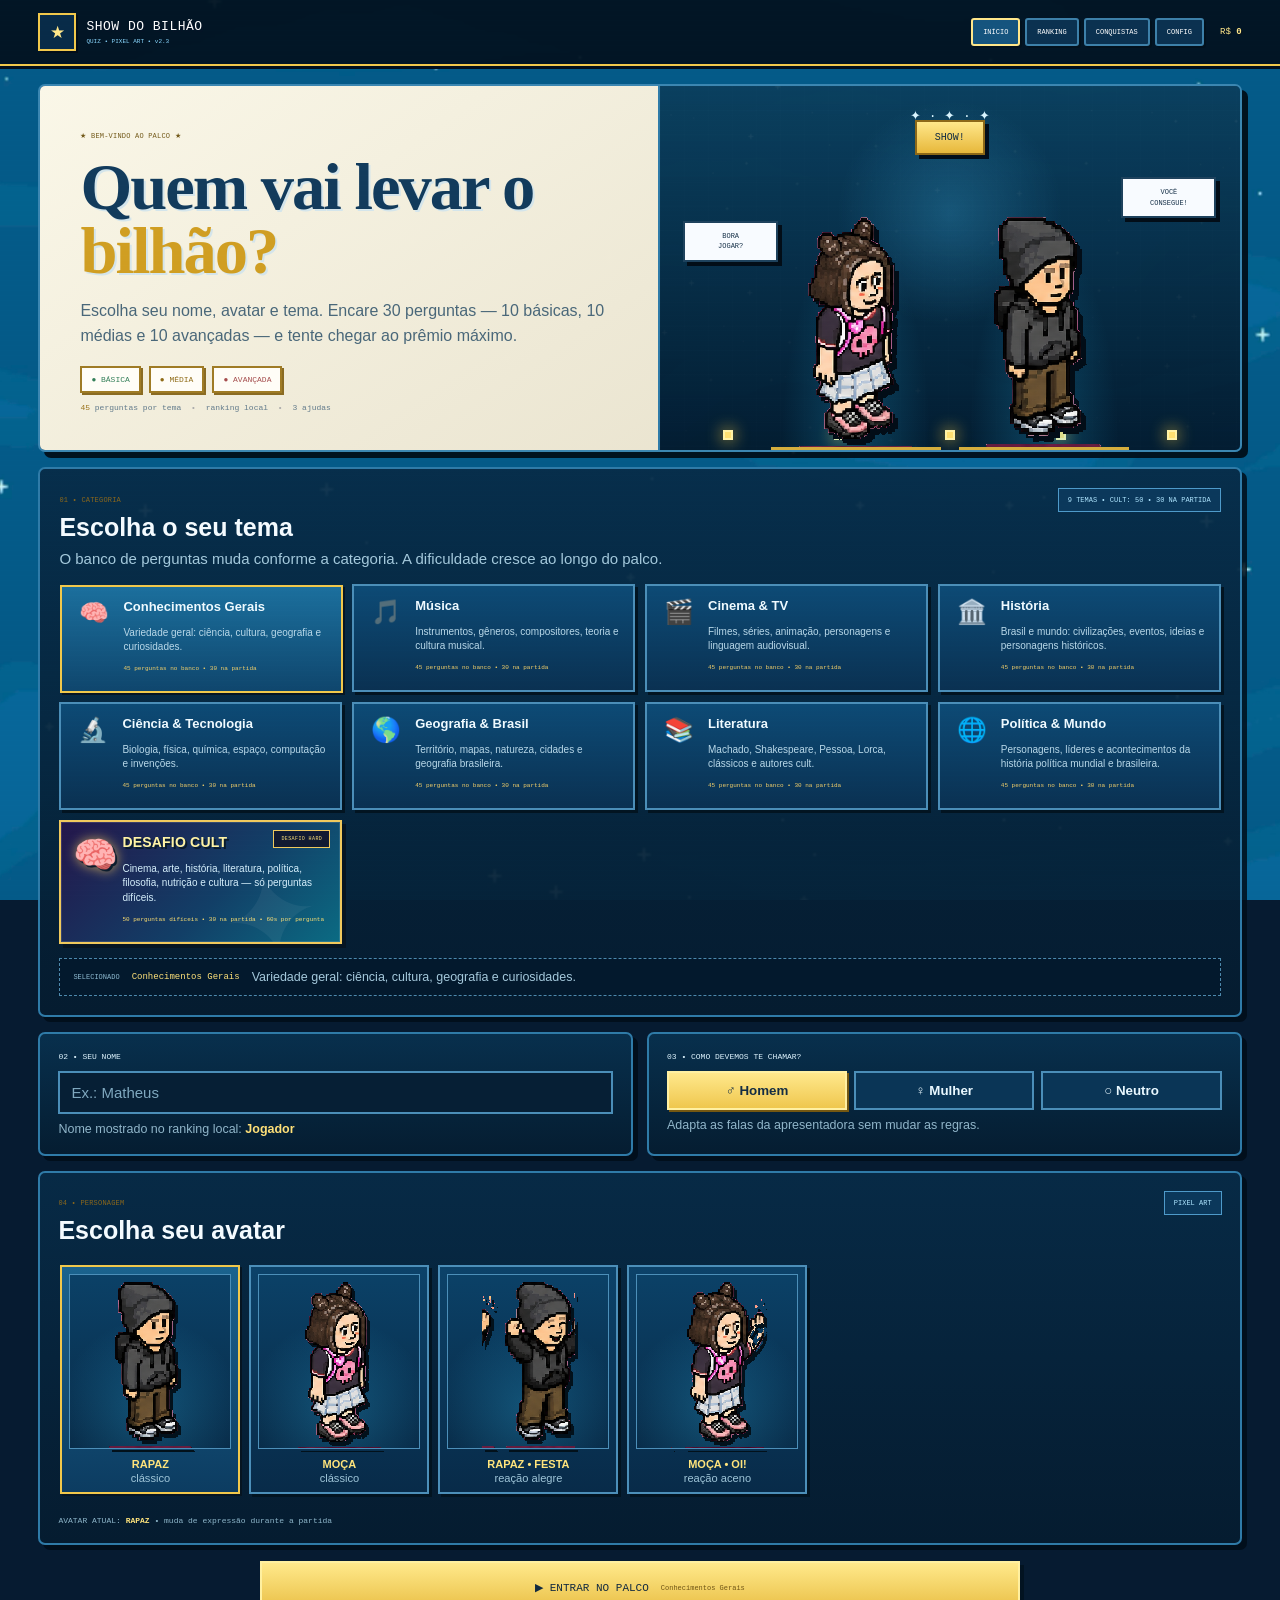
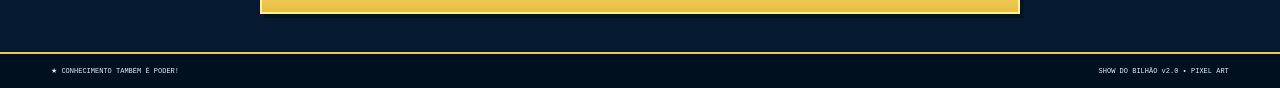
<file: index.html>
<!doctype html>
<html lang="pt-BR">
<head>
<meta charset="utf-8">
<meta name="viewport" content="width=device-width,initial-scale=1,viewport-fit=cover">
<meta name="theme-color" content="#0d2033">
<meta name="version" content="Show do Bilhão v2.3 — Desafio Cult">
<meta name="description" content="Show do Bilhão — quiz em pixel art, demo 2.0">
<title>Show do Bilhão — Desafio Cult v2.3</title>
<style id="gameStyles">
:root{--navy:#0c1b2a;--navy2:#132b40;--blue:#dcecf4;--blue2:#c9e0ec;--cream:#fff8e8;--paper:#fffdf5;--ink:#17283a;--muted:#617384;--gold:#d4aa4c;--gold2:#f1cf78;--line:#486b82;--green:#4e946a;--red:#b75b5b;--shadow:#173049;--pixel:2px}
*{box-sizing:border-box}html{scroll-behavior:smooth}body{margin:0;background:linear-gradient(#d7e8f0,#cbdfe9);color:var(--ink);font-family:Arial,Helvetica,sans-serif;font-size:15px;min-height:100vh}.scanlines{position:fixed;inset:0;pointer-events:none;z-index:50;background:repeating-linear-gradient(to bottom,rgba(255,255,255,.035) 0,rgba(255,255,255,.035) 1px,transparent 1px,transparent 4px);mix-blend-mode:soft-light}.topbar{position:sticky;top:0;z-index:20;display:flex;align-items:center;gap:18px;padding:9px max(14px,3vw);min-height:58px;background:var(--navy);border-bottom:3px solid var(--gold);color:#fff;box-shadow:0 3px 0 #08131f}.brand{display:flex;align-items:center;gap:10px;background:none;border:0;color:#fff;padding:0;text-align:left;cursor:pointer}.brand-mark{display:grid;place-items:center;width:36px;height:36px;border:2px solid var(--gold);color:var(--gold2);font-size:17px}.brand b{display:block;font:14px 'Press Start 2P',monospace;letter-spacing:.5px}.brand small{display:block;margin-top:4px;font:6px 'Press Start 2P',monospace;color:#b9cbd8}.nav{display:flex;gap:5px;margin-left:auto}.nav-btn,.menu-toggle{border:1px solid #6d8799;background:#152f45;color:#fff;padding:9px 10px;font:7px 'Press Start 2P',monospace;cursor:pointer}.nav-btn:hover,.nav-btn.active{background:#274b65;border-color:var(--gold2);color:#fff}.wallet{font:9px 'Press Start 2P',monospace;color:var(--gold2);white-space:nowrap}.menu-toggle{display:none}.app{width:min(1120px,94vw);margin:22px auto 35px}.view{display:none}.active-view{display:block}.panel{background:var(--paper);border:2px solid #29455a;box-shadow:6px 6px 0 var(--shadow)}.hero{display:grid;grid-template-columns:1.05fr .95fr;overflow:hidden;min-height:360px}.hero-copy{padding:42px 40px;background:linear-gradient(135deg,#fffaf0,#f6edda)}.eyebrow{font:8px 'Press Start 2P',monospace;letter-spacing:.2px;color:#8a671c}.hero h1{font-size:clamp(34px,5vw,58px);line-height:1.02;margin:18px 0;color:#17364e}.hero h1 span{color:#9b711e}.hero p{max-width:650px;font-size:17px;line-height:1.55;color:#516879}.ladder-mini{display:flex;gap:8px;flex-wrap:wrap;margin:24px 0 12px}.ladder-mini span{padding:8px 10px;border:1px solid #7d8f9b;font:8px 'Press Start 2P',monospace;background:#fff}.ladder-mini .basic{color:#43845e}.ladder-mini .medium{color:#9a761c}.ladder-mini .hard{color:#a74e4e}.hero-note{font:8px 'Press Start 2P',monospace;color:#65788a}.hero-note span{color:#9a731c}.hero-note i{font-style:normal;color:#aaa;margin:0 5px}.stage{position:relative;overflow:hidden;background:linear-gradient(#1a344c,#0e2234);display:flex;align-items:flex-end;justify-content:center;min-height:360px;border-left:2px solid #29455a}.stage-grid{position:absolute;inset:0;background:linear-gradient(rgba(255,255,255,.045) 1px,transparent 1px),linear-gradient(90deg,rgba(255,255,255,.045) 1px,transparent 1px);background-size:22px 22px;opacity:.55}.pixel-stars{position:absolute;top:22px;color:#e9c76e;font:13px 'Press Start 2P',monospace}.show-sign{position:absolute;top:52px;padding:12px 22px;background:#f7d774;color:#193147;border:3px solid #9b7721;box-shadow:5px 5px 0 #07131f;font:10px 'Press Start 2P',monospace}.stage-avatars{position:absolute;bottom:0;display:flex;gap:35px;align-items:end;z-index:2}.stage-avatar{width:145px;height:235px;display:flex;align-items:end;justify-content:center;background:linear-gradient(90deg,transparent 0 15%,rgba(255,255,255,.06) 15% 85%,transparent 85%);border-bottom:5px solid #b28c3e}.stage-avatar img{width:132px;height:220px;object-fit:contain;image-rendering:pixelated;filter:drop-shadow(5px 6px 0 #091522)}.bubble{position:absolute;z-index:3;padding:10px 13px;min-width:100px;background:#fff7dc;border:2px solid #1b3041;box-shadow:4px 4px 0 #091522;text-align:center;font:7px/1.5 'Press Start 2P',monospace;color:#173047}.bubble.left{left:5%;top:38%}.bubble.right{right:5%;top:28%}.stage-lights{position:absolute;bottom:10px;left:12px;right:12px;display:flex;justify-content:space-around}.stage-lights i{width:13px;height:13px;background:#e8c765;border:2px solid #fff1b0;box-shadow:0 0 14px #d9b747}.section-card{padding:24px;margin-top:18px}.section-heading{display:flex;justify-content:space-between;align-items:flex-start;gap:14px}.section-heading h2{font-size:27px;margin:8px 0 0;color:#1c3d55}.tag{padding:7px 9px;background:#e8f1f5;border:1px solid #8196a3;color:#597080;font:7px 'Press Start 2P',monospace;white-space:nowrap}.topic-intro{margin:8px 0 17px;color:var(--muted)}.topic-grid{display:grid;grid-template-columns:repeat(3,1fr);gap:11px}.topic-card{position:relative;display:grid;grid-template-columns:48px 1fr;grid-template-rows:auto auto auto;gap:4px 9px;min-height:112px;padding:14px;text-align:left;background:#f9f7ef;border:2px solid #7b919f;box-shadow:4px 4px 0 #bdc9cf;color:var(--ink);cursor:pointer;transition:transform .12s,background .12s,border-color .12s}.topic-card:hover{transform:translateY(-2px);background:#edf6fa}.topic-card.selected{transform:translate(2px,2px);background:#dcecf4;border-color:#315b76;box-shadow:1px 1px 0 #aab9c2}.topic-icon{grid-row:1/4;font-size:29px;display:grid;place-items:center}.topic-card b{font-size:14px}.topic-card small{font-size:11px;line-height:1.35;color:#617384}.topic-card em{font:7px 'Press Start 2P',monospace;color:#8d6b20;font-style:normal}.topic-selected{display:flex;align-items:center;gap:12px;flex-wrap:wrap;margin-top:14px;padding:11px 13px;border:1px dashed #8ca0ac;background:#eef5f6}.topic-selected span{font:7px 'Press Start 2P',monospace;color:#63798a}.topic-selected b{font:9px 'Press Start 2P',monospace;color:#7f601a}.topic-selected small{flex:1;min-width:180px;color:#657989}.setup-grid{display:grid;grid-template-columns:1fr 1fr;gap:18px;margin-top:18px}.field{padding:20px}.field label{display:block;font:8px 'Press Start 2P',monospace;color:#304d63;margin-bottom:10px}.field input{width:100%;padding:13px 12px;background:#fffdf5;border:2px solid #6e8798;font-size:16px;color:var(--ink);outline:0}.field input:focus{border-color:#2c5f80;box-shadow:0 0 0 3px #c7dfea}.field small{display:block;margin-top:8px;color:#6a7e8d}.field small b{color:#87651b}.choices{display:grid;grid-template-columns:repeat(3,1fr);gap:7px}.choice{padding:12px 8px;border:2px solid #7a8e9b;background:#f7f6f0;font-weight:900;cursor:pointer}.choice.selected{background:#f5d56f;border-color:#9a751d;box-shadow:2px 2px 0 #7d5c17}.avatar-grid{display:grid;grid-template-columns:repeat(4,1fr);gap:10px;margin-top:15px}.avatar-option{padding:8px;background:#f7f6f0;border:2px solid #8396a2;box-shadow:3px 3px 0 #bcc7cc;cursor:pointer;text-align:center;color:var(--ink)}.avatar-option.selected{background:#dcecf4;border-color:#315b76;box-shadow:1px 1px 0 #aab9c2}.avatar-art{height:175px;display:flex;align-items:end;justify-content:center;background:repeating-linear-gradient(0deg,#e8f2f6 0 8px,#e3edf1 8px 9px)}.avatar-art img{width:115px;height:168px;object-fit:contain;image-rendering:pixelated}.avatar-option b{display:block;font-size:11px;margin-top:9px}.avatar-option small{color:#657989}.avatar-status{margin-top:12px;font:8px 'Press Start 2P',monospace;color:#65798a}.avatar-status b{color:#8a681b}.extras-grid{display:grid;grid-template-columns:1fr 1fr;gap:18px;margin-top:18px}.extra{padding:15px}.extra-title{font:8px 'Press Start 2P',monospace;color:#2e4e64;padding-bottom:10px;border-bottom:1px solid #cbd4d9}.extra-title span{float:right;color:#8a681b}.extra-content{display:flex;align-items:center;gap:15px;min-height:125px}.extra-content img{width:120px;height:105px;object-fit:contain;image-rendering:pixelated}.extra-content b{font-size:14px}.extra-content p{color:#687d8c;line-height:1.4}.primary,.secondary,.danger{border:2px solid #29475e;cursor:pointer;font-weight:900}.primary{background:#f4cf65;color:#172b3d;padding:12px 18px;box-shadow:4px 4px 0 #18334a}.primary:hover{transform:translateY(-1px)}.primary.big{display:flex;align-items:center;justify-content:center;gap:12px;width:100%;margin-top:18px;padding:17px;font:10px 'Press Start 2P',monospace}.primary.big small{font:7px 'Press Start 2P',monospace;color:#705417}.secondary{background:#e5eef2;color:#233d52;padding:11px}.gamebar{display:grid;grid-template-columns:230px 1fr auto;align-items:center;gap:18px;padding:13px 15px}.player{display:flex;align-items:center;gap:10px}.mini-avatar{width:56px;height:66px;display:grid;place-items:end;background:#d9e9ef;border:1px solid #7e96a4;overflow:hidden}.mini-avatar img{width:53px;height:64px;object-fit:contain;image-rendering:pixelated}.player small{display:block;color:#627687;font-size:11px}.player b{display:block;margin-top:3px;font-size:16px}.progress-meta{display:flex;align-items:center;gap:10px;flex-wrap:wrap;font:8px 'Press Start 2P',monospace}.progress-meta span{color:#6b7f8e}.progress-meta #streak{margin-left:auto;color:#9a741a}.progress{height:10px;margin:8px 0 5px;background:#d9e3e7;border:1px solid #8196a2;overflow:hidden}.progress i{display:block;height:100%;width:0;background:linear-gradient(90deg,#4c8b69,#e2bd54);transition:width .25s}.progress-box>small{color:#6c7e8b}.prize{font:10px 'Press Start 2P',monospace;color:#856316;white-space:nowrap}.game-layout{display:grid;grid-template-columns:190px 1fr;gap:14px;margin-top:14px}.sidebar{padding:12px;display:flex;flex-direction:column;gap:8px;background:#f5f3e9}.side-head{display:flex;justify-content:space-between;font:7px 'Press Start 2P',monospace;color:#5d7180;padding-bottom:5px;border-bottom:1px solid #cbd3d7}.side-head b{color:#8b691c}.money-box{padding:13px;background:#e8f1f5;border:1px solid #849aa7;font:11px 'Press Start 2P',monospace;color:#7f611b}.life{display:flex;justify-content:space-between;align-items:center;text-align:left;padding:12px 10px;background:#fbfaf4;border:1px solid #8499a5;box-shadow:3px 3px 0 #bdc7cc;cursor:pointer;font-weight:900}.life:hover:not(:disabled){background:#e8f3f7}.life small{display:block;color:#758694;font-weight:400}.life:disabled{opacity:.45;cursor:not-allowed;box-shadow:1px 1px 0 #c2cbd0}.host-card{display:flex;gap:8px;align-items:center;min-height:100px;margin-top:5px;padding:8px;background:#dbeaf1;border:1px solid #7d94a2}.host-card img{width:52px;height:80px;object-fit:contain;image-rendering:pixelated}.host-card b{display:block;font:7px 'Press Start 2P',monospace;color:#3d596c;margin-bottom:7px}.host-card span{font-size:11px;line-height:1.35}.sidebar .secondary{margin-top:auto}.question{padding:20px;min-height:560px;position:relative;overflow:hidden}.question-top{display:flex;justify-content:space-between;align-items:flex-start;gap:15px}.difficulty{display:inline-block;padding:7px 9px;border:1px solid #a98a3e;background:#fff0b8;color:#866615;font:7px 'Press Start 2P',monospace}.question-topic{display:inline-block;margin-left:7px;padding:6px 8px;background:#edf4f7;border:1px solid #9aabb5;color:#597080;font:7px 'Press Start 2P',monospace}.timer-wrap{width:155px}.timer-wrap>span{display:block;text-align:right;font:8px 'Press Start 2P',monospace;color:#5b7180}.timer-wrap>span.danger{color:#a84848}.timer-wrap>span.off{color:#7e8b92}.timer{height:7px;margin-top:5px;background:#d7e1e5;border:1px solid #8296a1}.timer i{display:block;width:100%;height:100%;background:#5a8c70;transition:width .4s linear}.timer-wrap span.danger+.timer i{background:#b75b5b}.question-scene{height:95px;display:flex;align-items:end;justify-content:center;position:relative;margin:4px 0}.q-avatar{width:74px;height:84px;display:flex;align-items:end;justify-content:center;background:#dcebf1;border:1px solid #8399a5;overflow:hidden;z-index:2}.q-avatar img{width:68px;height:81px;object-fit:contain;image-rendering:pixelated}.scene-podium{position:absolute;bottom:0;width:210px;height:20px;background:#263f53;border:2px solid #6f8795;box-shadow:5px 5px 0 #152b3c}.q-plant{position:absolute;right:2%;bottom:3px;width:70px;height:70px;object-fit:contain;image-rendering:pixelated}.question h2{font-size:clamp(25px,3.3vw,38px);line-height:1.22;text-align:center;max-width:930px;margin:13px auto 22px;color:#152d43}.answers{display:grid;grid-template-columns:1fr 1fr;gap:12px}.answer{display:flex;align-items:center;gap:12px;min-height:70px;padding:13px 15px;text-align:left;background:#fcfaf1;border:2px solid #78909e;box-shadow:4px 4px 0 #bdc7cc;color:#172a3b;font-size:16px;font-weight:900;cursor:pointer;transition:.12s}.answer:hover:not(:disabled){transform:translateY(-2px);background:#eaf4f8}.answer:disabled{cursor:default}.answer-key{display:grid;place-items:center;min-width:30px;height:30px;background:#e9f0f3;border:1px solid #879ba6;font:9px 'Press Start 2P',monospace;color:#536a7a}.answer.correct{background:#d9f0df;border-color:#4e966b}.answer.correct .answer-key{background:#a9d7b7;border-color:#4e966b}.answer.wrong{background:#f5dddd;border-color:#b75b5b}.answer.disabled{opacity:.35;filter:grayscale(.3)}.reaction{min-height:35px;margin:14px auto 0;text-align:center;font:9px/1.5 'Press Start 2P',monospace;opacity:0;transform:translateY(4px);transition:.18s}.reaction.show{opacity:1;transform:none}.reaction.good{color:#28754b}.reaction.bad{color:#a34848}.explanation{display:none;max-width:820px;margin:9px auto 0;padding:10px 13px;background:#edf5f6;border-left:4px solid #7694a4;color:#5d7180;font-size:12px;line-height:1.45}.explanation.show{display:block}.next{display:block;margin:12px auto 0}.hidden{display:none!important}.page-head{padding:8px 2px 16px}.page-head h2{font-size:42px;margin:8px 0 4px;color:#193b54}.page-head p{margin:0;color:#5d7281}.ranking-panel{padding:15px}.rank-tabs{display:flex;gap:8px;margin-bottom:8px}.rank-tab{padding:9px 12px;background:#e9f1f4;border:1px solid #78909e;font-weight:900;cursor:pointer}.rank-tab.active{background:#f3d36d;border-color:#9c7720}.rank-row{display:grid;grid-template-columns:55px 1fr 140px 90px;gap:10px;align-items:center;padding:13px 8px;border-bottom:1px solid #d0d9dd}.rank-pos{font:9px 'Press Start 2P',monospace;color:#876719}.rank-name{font-weight:900}.rank-name small{display:block;color:#718492;font-size:10px;font-weight:400;margin-top:3px}.rank-score{text-align:right;font-weight:900;color:#745813}.rank-correct{text-align:right;color:#607687}.empty{text-align:center;padding:38px;color:#667b89}.achievement-grid{display:grid;grid-template-columns:repeat(3,1fr);gap:14px}.achievement{padding:18px;min-height:160px}.achievement .icon{font-size:36px}.achievement b{display:block;margin:10px 0 5px}.achievement small{display:block;color:#6c7f8c;min-height:34px}.achievement span{display:inline-block;margin-top:11px;font:7px 'Press Start 2P',monospace}.achievement.unlocked{background:#f9f4df}.achievement.locked{filter:grayscale(.8);opacity:.55}.achievement.unlocked span{color:#39805a}.settings{padding:22px;display:flex;flex-direction:column;gap:12px}.settings label{font-weight:900;padding:13px;background:#f5f2e8;border:1px solid #b6c3ca}.settings input[type=checkbox]{accent-color:#315b76;margin-right:9px}.settings input[type=number]{margin-left:8px;width:85px;padding:7px;border:1px solid #879ba6}.kbd-help{padding:12px;background:#edf4f6;border-left:4px solid #8ba0ad;color:#617582}.danger{align-self:flex-start;background:#f5dddd;color:#803d3d;padding:11px}.result{max-width:720px;margin:20px auto;text-align:center;padding:34px}.result>img{width:190px;height:105px;object-fit:contain}.result h2{font-size:38px;margin:13px 0 7px;color:#183b55}.result p{color:#5d7180}.result-topic{display:inline-block;padding:7px 10px;background:#e6f0f4;border:1px solid #8da1ad;color:#536b7c;font:8px 'Press Start 2P',monospace}.result-stats{display:flex;justify-content:center;gap:45px;margin:25px 0}.result-stats div{display:flex;flex-direction:column;gap:6px}.result-stats b{font:12px 'Press Start 2P',monospace;color:#866317}.result-stats small{color:#687d8b}.result-actions{display:flex;justify-content:center;gap:10px;flex-wrap:wrap}footer{display:flex;justify-content:space-between;gap:15px;padding:13px 4vw;background:#0c1b2a;color:#dbe7ee;border-top:3px solid var(--gold);font:7px 'Press Start 2P',monospace}.no-motion *{animation:none!important;transition:none!important}
button:focus-visible,input:focus-visible{outline:3px solid #5d8daf;outline-offset:2px}
@media(max-width:980px){.nav{display:none;position:absolute;top:58px;right:10px;padding:8px;background:#0c1b2a;border:2px solid var(--gold);box-shadow:4px 4px 0 #07131f;flex-direction:column}.nav.open{display:flex}.menu-toggle{display:block}.hero{grid-template-columns:1fr}.stage{border-left:0;border-top:2px solid #29455a}.topic-grid{grid-template-columns:1fr 1fr}.avatar-grid{grid-template-columns:repeat(2,1fr)}.gamebar{grid-template-columns:1fr auto}.progress-box{grid-column:1/-1;grid-row:2}.game-layout{grid-template-columns:1fr}.sidebar{display:grid;grid-template-columns:repeat(3,1fr);align-items:stretch}.side-head,.money-box,.host-card,.sidebar .secondary{grid-column:1/-1}.host-card{margin-top:0}.sidebar .secondary{margin-top:0}.achievement-grid{grid-template-columns:1fr 1fr}}
@media(max-width:650px){body{font-size:14px}.app{width:94vw;margin-top:14px}.topbar{padding:8px 10px}.brand b{font-size:9px}.brand small{font-size:5px}.wallet{font-size:8px}.hero-copy{padding:28px 23px}.hero h1{font-size:34px}.hero p{font-size:15px}.stage{min-height:310px}.stage-avatar{width:115px;height:205px}.stage-avatar img{width:105px;height:195px}.bubble{min-width:84px;font-size:6px;padding:8px}.section-card{padding:17px}.topic-grid{grid-template-columns:1fr}.setup-grid,.extras-grid{grid-template-columns:1fr}.choices{grid-template-columns:1fr}.avatar-grid{grid-template-columns:1fr 1fr}.avatar-art{height:145px}.avatar-art img{height:140px}.gamebar{grid-template-columns:1fr auto;gap:8px}.player b{font-size:14px}.progress-meta{font-size:7px}.prize{font-size:8px}.sidebar{grid-template-columns:1fr}.question{padding:16px;min-height:0}.question-top{flex-direction:column}.timer-wrap{width:100%}.timer-wrap>span{text-align:left}.question h2{font-size:clamp(22px,7vw,30px)}.answers{grid-template-columns:1fr}.answer{min-height:60px;font-size:15px}.q-plant{width:55px;height:55px}.result-stats{gap:18px}.result-stats b{font-size:9px}.page-head h2{font-size:34px}.achievement-grid{grid-template-columns:1fr}.rank-row{grid-template-columns:40px 1fr 95px}.rank-correct{display:none}footer{flex-direction:column;font-size:5px}}
@media(max-width:390px){.avatar-grid{grid-template-columns:1fr}.stage-avatars{gap:5px}.stage-avatar{width:105px}.bubble{display:none}.hero h1{font-size:30px}}
@media(prefers-reduced-motion:reduce){*,*:before,*:after{animation:none!important;transition:none!important}}
.lives{letter-spacing:2px;font-size:1.05em;white-space:nowrap}.life-panel{margin:10px 0;padding:10px;border:1px solid rgba(20,50,80,.18);border-radius:10px;background:rgba(255,255,255,.65)}.life-panel>b{font-size:.72rem}.life-hearts{height:5px;background:linear-gradient(90deg,#d94c58 0 100%);margin:7px 0;border-radius:9px;transition:width .25s ease}.life-panel small{font-size:.68rem;color:#52677a}.result-stats{grid-template-columns:repeat(4,1fr)}
@media(max-width:700px){.result-stats{grid-template-columns:repeat(2,1fr)}.lives{font-size:.9em}.life-panel{margin:7px 0}}


/* =========================================================
   V1.9 — VISUAL POLISH
   Somente apresentação: não altera regras da partida.
   ========================================================= */
:root{
  --navy:#0b1c2c;
  --navy2:#17344a;
  --blue:#eaf4f8;
  --blue2:#d7e9f1;
  --cream:#fffaf0;
  --paper:#fffdf7;
  --ink:#173149;
  --muted:#647b8b;
  --gold:#c9a44d;
  --gold2:#efd17b;
  --line:#668296;
  --shadow:#17334a;
}
html{background:#dcecf3}
body{
  background:
    radial-gradient(circle at 50% -10%,rgba(255,255,255,.8),transparent 42%),
    linear-gradient(180deg,#e9f4f8 0%,#d9eaf1 52%,#d1e4ec 100%);
  font-size:15px;
}
.scanlines{opacity:.18}
.topbar{
  min-height:62px;
  padding:8px clamp(12px,2.8vw,34px);
  gap:16px;
  box-shadow:0 3px 0 rgba(8,24,37,.55);
}
.brand-mark{
  width:38px;height:38px;
  background:#122b40;
  box-shadow:2px 2px 0 #07131e;
}
.brand b{font-size:13px}
.nav-btn,.menu-toggle{
  border:1px solid #71899a;
  background:#19344a;
  padding:8px 10px;
  box-shadow:2px 2px 0 #081725;
}
.nav-btn:hover,.nav-btn.active{background:#274d68}
.app{width:min(1080px,92vw);margin:18px auto 34px}
.panel{
  border:1px solid #49677b;
  border-radius:4px;
  box-shadow:4px 4px 0 rgba(19,48,71,.28);
}
.hero{
  min-height:315px;
  grid-template-columns:1.08fr .92fr;
  border-radius:5px;
}
.hero-copy{
  padding:34px 36px;
  background:linear-gradient(135deg,#fffdf7,#f7f0df);
}
.eyebrow{font-size:7px}
.hero h1{
  font-size:clamp(40px,4.8vw,56px);
  margin:14px 0 16px;
  letter-spacing:-1.5px;
}
.hero p{font-size:15px;line-height:1.55;max-width:590px}
.ladder-mini{margin:18px 0 10px}
.ladder-mini span{
  padding:7px 9px;
  background:#fffdf7;
  border-color:#9aaab3;
}
.stage{
  min-height:315px;
  border-left:1px solid #49677b;
  background:
    radial-gradient(circle at 50% 28%,rgba(79,132,163,.32),transparent 34%),
    linear-gradient(180deg,#294e67 0%,#17364c 55%,#10283b 100%);
}
.stage-grid{background-size:18px 18px;opacity:.28}
.show-sign{
  top:34px;
  padding:10px 18px;
  border-width:2px;
  box-shadow:3px 3px 0 #07131f;
}
.stage-avatars{gap:18px}
.stage-avatar{
  width:155px;height:230px;
  border-bottom:3px solid #b9933d;
  background:linear-gradient(90deg,transparent 0 10%,rgba(255,255,255,.05) 10% 90%,transparent 90%);
}
.stage-avatar img{
  width:auto;height:222px;max-width:145px;
  object-fit:contain;
}
.bubble{
  padding:8px 11px;
  min-width:95px;
  border:1px solid #263f51;
  box-shadow:3px 3px 0 #081725;
  background:#fff8df;
}
.bubble.left{left:4%;top:37%}
.bubble.right{right:4%;top:25%}
.stage-lights i{width:10px;height:10px}

.section-card{padding:20px;margin-top:16px}
.section-heading h2{font-size:23px}
.topic-grid{grid-template-columns:repeat(4,1fr);gap:9px}
.topic-card{
  min-height:105px;
  padding:11px;
  grid-template-columns:40px 1fr;
  background:#fbfaf5;
  border:1px solid #8ca0ab;
  box-shadow:3px 3px 0 #c6d1d6;
}
.topic-card:hover{background:#f0f7fa}
.topic-card.selected{
  background:#e1eff5;
  border-color:#466b82;
  box-shadow:1px 1px 0 #b4c3cb;
}
.topic-icon{font-size:24px}
.topic-card b{font-size:13px}
.topic-card small{font-size:10px}
.topic-card em{font-size:6px}

.setup-grid,.extras-grid{gap:14px;margin-top:14px}
.field{padding:17px}
.field input{padding:11px;font-size:15px}
.choice{padding:10px 7px}
.avatar-grid{gap:8px}
.avatar-option{
  padding:7px;
  border:1px solid #8299a6;
  box-shadow:2px 2px 0 #c4ced2;
  background:#fbfaf6;
}
.avatar-option.selected{
  background:#e2eff4;
  border-color:#456a80;
  box-shadow:1px 1px 0 #aebdc5;
}
.avatar-art{
  height:190px;
  background:
    linear-gradient(180deg,#eaf4f8,#dbeaf0);
  border:1px solid #c4d3da;
}
.avatar-art img{
  width:auto;
  height:185px;
  max-width:155px;
  object-fit:contain;
  image-rendering:auto;
  image-rendering:pixelated;
}
.avatar-option b{font-size:11px}
.extra-content img{width:105px;height:95px}
.primary{box-shadow:3px 3px 0 #18334a}
.primary.big{margin-top:15px;padding:14px}
.gamebar{gap:14px;padding:11px 13px}
.game-layout{grid-template-columns:180px 1fr;gap:12px}
.sidebar{padding:10px}
.question{padding:18px}
.question h2{font-size:clamp(27px,3.5vw,39px);line-height:1.2}
.answer{
  min-height:58px;
  padding:14px 16px;
  border:1px solid #8da0aa;
  box-shadow:2px 2px 0 #c5d0d5;
  background:#fbfaf5;
}
.answer:hover{background:#eaf4f8}
.q-avatar img{
  width:auto;
  height:155px;
  max-width:120px;
  object-fit:contain;
  image-rendering:pixelated;
}
.mini-avatar{
  width:58px;height:68px;
  background:#e6f2f6;
}
.mini-avatar img{width:auto;height:66px;max-width:55px}
.host-card img{width:auto;height:82px;max-width:65px;object-fit:contain}
.result{padding:30px}
footer{margin-top:20px}

@media (max-width:900px){
  .app{width:min(94vw,760px)}
  .hero{grid-template-columns:1fr;min-height:0}
  .hero-copy{padding:28px}
  .hero h1{font-size:clamp(38px,8vw,52px)}
  .stage{min-height:300px;border-left:0;border-top:1px solid #49677b}
  .topic-grid{grid-template-columns:repeat(2,1fr)}
  .avatar-art{height:180px}
  .avatar-art img{height:175px}
}
@media (max-width:650px){
  .topbar{min-height:54px}
  .brand b{font-size:9px}
  .brand small{font-size:5px}
  .nav{gap:3px}
  .nav-btn{padding:7px 7px;font-size:6px}
  .app{width:94vw;margin-top:12px}
  .hero-copy{padding:23px 19px}
  .hero h1{font-size:34px;letter-spacing:-.8px}
  .hero p{font-size:14px}
  .stage{min-height:260px}
  .stage-avatar{width:125px;height:205px}
  .stage-avatar img{height:198px;max-width:120px}
  .topic-grid{grid-template-columns:1fr}
  .avatar-grid{grid-template-columns:1fr 1fr}
  .avatar-art{height:165px}
  .avatar-art img{height:160px;max-width:135px}
  .game-layout{grid-template-columns:1fr}
  .sidebar{display:grid;grid-template-columns:repeat(3,1fr)}
  .side-head,.money-box,.host-card,.sidebar .secondary{grid-column:1/-1}
}
@media (max-width:430px){
  .avatar-grid{grid-template-columns:1fr}
  .stage-avatars{gap:3px}
  .stage-avatar{width:105px}
  .stage-avatar img{height:185px}
  .bubble{display:none}
}

/* =========================================================
   V2.0 — IDENTIDADE GRÁFICA PIXEL SPACE
   Apenas apresentação/layout/assets. Regras da partida preservadas.
   ========================================================= */
:root{
  --space:#061b31; --space2:#0a2d4a; --hud:#0b3558; --hud2:#124d7a;
  --hudline:#45b9ed; --hudline2:#86dcff; --gold:#f1c84b; --gold2:#ffe78a;
  --white:#f4fbff; --text:#d9efff; --muted:#9fc4d9; --danger:#ff6e73;
  --paper:rgba(7,34,57,.91); --ink:#eaf7ff; --shadow:#02101d;
}
html{background:#061b31}
body{
  background:#061b31 url('assets/background-space.png') center top / cover fixed no-repeat;
  color:var(--text); font-family:Arial,Helvetica,sans-serif; min-height:100vh;
}
body:before{content:"";position:fixed;inset:0;z-index:-1;pointer-events:none;background:linear-gradient(180deg,rgba(1,15,29,.12),rgba(1,15,29,.58));}
.scanlines{opacity:.08;background:repeating-linear-gradient(to bottom,rgba(255,255,255,.18) 0,rgba(255,255,255,.18) 1px,transparent 1px,transparent 5px)}
.topbar{min-height:66px;padding:8px clamp(12px,3vw,42px);background:rgba(3,19,34,.96);border-bottom:2px solid var(--gold);box-shadow:0 3px 0 #02101d}
.brand-mark{border:2px solid var(--gold);background:#082b48;color:var(--gold2);box-shadow:2px 2px 0 #020d18}
.brand b{font-size:13px;text-shadow:2px 2px 0 #061426}.brand small{color:#8bd8ff}
.nav-btn,.menu-toggle{border:2px solid #3d80a9;background:#0b3150;color:#fff;border-radius:3px;box-shadow:2px 2px 0 #02111d}
.nav-btn:hover,.nav-btn.active{background:#15547e;border-color:var(--gold2);color:#fff}
.wallet{color:var(--gold2);text-shadow:1px 1px 0 #07111c}
.app{width:min(1260px,94vw);margin:18px auto 38px}
.panel{background:linear-gradient(180deg,rgba(8,45,74,.94),rgba(5,28,49,.94));border:2px solid #2f7ba8;border-radius:7px;box-shadow:5px 5px 0 rgba(1,13,25,.85);color:var(--text)}
.hero{min-height:360px;grid-template-columns:1.03fr .97fr;border-color:#3b86b1;box-shadow:6px 6px 0 rgba(0,10,20,.9)}
.hero-copy{padding:38px 40px;background:linear-gradient(145deg,rgba(255,251,235,.98),rgba(244,237,215,.96));color:#173149}
.hero-copy .eyebrow{color:#725919}.hero h1{font-family:Georgia,'Times New Roman',serif;font-size:clamp(43px,5.2vw,68px);line-height:.96;letter-spacing:-2px;color:#123b5c;text-shadow:2px 2px 0 #d4e5eb}.hero h1 span{color:#d09e22}.hero p{color:#496779;font-size:16px}.ladder-mini span{background:#fffdf7;border:2px solid #9f7b25;box-shadow:2px 2px 0 #8a6b22;color:#1d3b51}.ladder-mini .basic{color:#347f59}.ladder-mini .medium{color:#8f6b17}.ladder-mini .hard{color:#a54d4d}.hero-note{color:#60798a}
.stage{min-height:360px;border-left:2px solid #2f7ba8;background:radial-gradient(circle at 50% 35%,rgba(61,174,224,.28),transparent 30%),linear-gradient(180deg,rgba(11,61,91,.92),rgba(3,26,46,.96)),url('assets/background-space.png') center/cover}
.stage-grid{background-size:24px 24px;opacity:.18}.pixel-stars{color:#d9f5ff}.show-sign{top:34px;background:linear-gradient(#ffe78a,#e7b83b);border:2px solid #8c6818;color:#102b43;box-shadow:4px 4px 0 #020e1a}
.stage-avatar{width:170px;height:245px;border-bottom:3px solid #d5ae3e;background:radial-gradient(ellipse at center bottom,rgba(42,202,255,.22),transparent 62%)}
.stage-avatar img{height:230px;max-width:155px;filter:drop-shadow(5px 6px 0 #020d17)}
.bubble{background:#f8fbff;color:#173149;border:2px solid #1e425d;box-shadow:4px 4px 0 #020d17}.stage-lights i{background:#ffe071;border-color:#fff2a6;box-shadow:0 0 16px #f5c83d}
.section-card{padding:19px;margin-top:15px;background:linear-gradient(180deg,rgba(7,43,71,.94),rgba(5,28,48,.94))}.section-heading h2{color:#f4fbff;font-size:25px}.tag{background:#0b385b;border:1px solid #4e9aca;color:#aee5ff}.topic-intro{color:#a4c9dc}.topic-grid{grid-template-columns:repeat(4,1fr);gap:10px}.topic-card{min-height:108px;padding:12px;background:linear-gradient(180deg,#0d4a75,#0a3152);border:2px solid #4b8eb8;box-shadow:3px 3px 0 #021421;color:#effaff}.topic-card:hover{background:linear-gradient(180deg,#135c8e,#0c3c61);border-color:#86dfff}.topic-card.selected{background:linear-gradient(180deg,#1b6f9d,#0f466d);border-color:var(--gold);box-shadow:2px 2px 0 #071522;transform:translate(1px,1px)}.topic-card b{font-size:13px}.topic-card small{color:#b8d8e9}.topic-card em{color:#f5d16a}.topic-selected{background:rgba(2,24,42,.62);border:1px dashed #4d89ad}.topic-selected span{color:#8ebad0}.topic-selected b{color:#ffe27a}.topic-selected small{color:#a5c9dc}
.setup-grid{grid-template-columns:1fr 1fr;gap:14px;margin-top:15px}.field{padding:18px;background:linear-gradient(180deg,rgba(8,49,79,.94),rgba(5,29,49,.94))}.field label{color:#dff5ff}.field input{background:#061f35;border:2px solid #4b8eb8;color:#f3fbff}.field input::placeholder{color:#7fa8bf}.field input:focus{border-color:#8be0ff;box-shadow:0 0 0 3px rgba(75,176,226,.2)}.field small{color:#91b6ca}.field small b{color:#ffe078}.choice{background:#0a3556;border:2px solid #4b8eb8;color:#e9f8ff}.choice.selected{background:linear-gradient(#ffe88c,#efc74e);border-color:#fff0a2;color:#142d43;box-shadow:2px 2px 0 #755812}
.avatar-panel{padding:18px}.avatar-grid-v2{display:flex;gap:9px;overflow-x:auto;padding:5px 2px 10px;scrollbar-color:#5aa7d2 #07233a}.avatar-option{flex:0 0 180px;padding:7px;background:linear-gradient(180deg,#0c4269,#082b49);border:2px solid #4c8fb9;box-shadow:3px 3px 0 #021421;color:#f1fbff}.avatar-option:hover{border-color:#86ddff;background:#104e78}.avatar-option.selected{background:linear-gradient(180deg,#1b638e,#0c3c61);border-color:var(--gold);box-shadow:2px 2px 0 #061522}.avatar-art{height:175px;background:radial-gradient(circle at 50% 78%,rgba(49,188,238,.25),transparent 58%),linear-gradient(180deg,#0b4167,#082b48);border:1px solid #4c8fb9}.avatar-art img{height:166px;width:auto;max-width:140px;object-fit:contain;image-rendering:pixelated;filter:drop-shadow(3px 4px 0 #02111b)}.avatar-option b{color:#ffe47c}.avatar-option small{color:#9fc5d8}.avatar-status{color:#8fb7cb}.avatar-status b{color:#ffe47c}
/* Home: the plant remains a decorative accent instead of a separate panel. */
.home .extras-grid{display:none}.home .extra{display:none}
.primary{background:linear-gradient(#ffe98b,#e8bd42);border:2px solid #fff0a0;color:#122a40;box-shadow:4px 4px 0 #021321}.primary:hover{filter:brightness(1.06)}.primary.big{margin-top:16px;padding:18px;font-size:11px;max-width:760px;margin-left:auto;margin-right:auto}.primary.big small{color:#6e5415}.secondary{background:#0a3555;border:2px solid #4d8eb8;color:#e8f8ff;box-shadow:2px 2px 0 #021421}.secondary:hover{background:#104c76}
.gamebar{background:linear-gradient(180deg,rgba(6,41,68,.97),rgba(4,25,43,.97));border-color:#347da9}.player small{color:#8db5c9}.player b{color:#fff}.mini-avatar{background:#082d4a;border:1px solid #4d8fb7}.progress-meta{color:#eaf8ff}.progress-meta span{color:#9dc4d7}.progress{background:#06233a;border:1px solid #477f9e}.progress i{background:linear-gradient(90deg,#36c7ff,#ffe071)}.progress-box>small{color:#8eafc0}.prize{color:#ffe072;text-shadow:2px 2px 0 #03111e}
.game-layout{gap:13px}.sidebar{background:linear-gradient(180deg,rgba(7,43,70,.97),rgba(4,26,44,.97));border-color:#347da9}.side-head{color:#a7c8d9;border-bottom-color:#2d688d}.side-head b{color:#ffe074}.money-box{background:#062842;border-color:#3f80a4;color:#ffe173}.life{background:#0a3555;border-color:#477f9f;color:#eaf8ff;box-shadow:2px 2px 0 #021421}.life:hover:not(:disabled){background:#104d76}.life small{color:#91b5c7}.life-panel{background:rgba(3,22,38,.62);border-color:#2c6689}.life-panel small{color:#86aabd}.life-hearts{background:linear-gradient(90deg,#ff5964,#ffb15b)}.host-card{background:#082f4d;border-color:#397da5;color:#e9f8ff}.host-card span{color:#8eb5c7}
.question{background:linear-gradient(180deg,rgba(5,33,54,.98),rgba(3,22,39,.98));border-color:#347da9}.difficulty{background:#0d507b;border-color:#54a4ce;color:#bcecff}.question-topic{color:#9bc1d4}.timer-wrap>span{color:#ffe071}.timer{background:#06243b;border-color:#3d7d9f}.timer i{background:linear-gradient(90deg,#41cfff,#ffe071)}.question-scene{background:radial-gradient(ellipse at center bottom,rgba(32,158,213,.22),transparent 58%)}.scene-podium{background:linear-gradient(#1d739b,#0c3d5e);border-color:#55c8ef;box-shadow:0 0 20px rgba(53,199,255,.22)}.question h2{color:#f2fbff;text-shadow:2px 2px 0 #02101c}.answer{background:#082f4d;border-color:#477f9f;box-shadow:3px 3px 0 #021421;color:#eefaff}.answer:hover:not(:disabled){background:#0e4b73;border-color:#7bdcff}.answer-key{background:#0e476b;border-color:#4d8fb4;color:#c8edff}.answer.correct{background:#0e523d;border-color:#4bc58b}.answer.correct .answer-key{background:#1b7758;border-color:#4bc58b;color:#fff}.answer.wrong{background:#5a2830;border-color:#ed6870}.answer.disabled{opacity:.3}.reaction.good{color:#7ff0b4}.reaction.bad{color:#ff858a}.explanation{background:#082d49;border-left-color:#3da3cf;color:#9fc4d6}.lives{color:#ff7079}
.page-head h2{color:#f3fbff}.page-head p{color:#9dbecf}.ranking-panel,.settings,.achievement{background:linear-gradient(180deg,rgba(7,43,70,.96),rgba(4,26,44,.96))}.rank-tabs .rank-tab{background:#0a3555;border-color:#4b8eb8;color:#eaf8ff}.rank-tab.active{background:#efc94f;border-color:#fff0a0;color:#172d41}.rank-row{border-bottom-color:#1d506c}.rank-name{color:#f3fbff}.rank-name small,.rank-correct{color:#8eafc0}.rank-score{color:#ffe173}.achievement.unlocked{background:#0b3d5d}.achievement.locked{background:#08283f}.settings label{background:#092f4d;border-color:#346f93;color:#dceff9}.kbd-help{background:#082e4a;border-left-color:#4aa7d2;color:#8fb7ca}.danger{background:#542a31;color:#ffd7d9;border-color:#b9535b}.result{background:linear-gradient(180deg,rgba(7,43,70,.97),rgba(4,26,44,.97));border-color:#347da9}.result h2{color:#fff}.result p{color:#9bbdce}.result-topic{background:#0a3555;border-color:#4c8fb6;color:#bce5f7}.result-stats b{color:#ffe071}.result-stats small{color:#8fb3c5}
footer{background:rgba(2,16,29,.97);border-top:2px solid var(--gold);color:#d8edf8}.no-motion *{animation:none!important;transition:none!important}
@media(max-width:980px){.topic-grid{grid-template-columns:repeat(2,1fr)}.avatar-grid-v2{display:grid;grid-template-columns:repeat(2,minmax(150px,1fr));overflow:visible}.avatar-option{flex-basis:auto}.hero{grid-template-columns:1fr}.stage{border-left:0;border-top:2px solid #2f7ba8}}
@media(max-width:650px){body{background-attachment:scroll}.app{width:95vw}.topbar{min-height:58px}.hero-copy{padding:28px 22px}.hero h1{font-size:38px}.hero p{font-size:14px}.stage{min-height:315px}.stage-avatar{width:130px;height:210px}.stage-avatar img{height:198px;max-width:118px}.bubble{font-size:6px}.setup-grid{grid-template-columns:1fr}.topic-grid{grid-template-columns:1fr}.avatar-grid-v2{grid-template-columns:1fr 1fr}.avatar-art{height:150px}.avatar-art img{height:142px}.primary.big{font-size:9px}.gamebar{grid-template-columns:1fr auto}.sidebar{grid-template-columns:1fr}.question h2{font-size:clamp(23px,7vw,31px)}}
@media(max-width:390px){.avatar-grid-v2{grid-template-columns:1fr}.stage-avatars{gap:4px}.stage-avatar{width:105px}.bubble{display:none}}


/* v2.3 — Desafio Cult visual integration */
.topic-grid{grid-template-columns:repeat(4,minmax(0,1fr));}
.topic-card.cult-topic{
  grid-column:2 / span 2;
  background:linear-gradient(135deg,#241448 0%,#39206c 52%,#142d56 100%);
  border:2px solid #d7ad4d;
  box-shadow:inset 0 0 0 1px rgba(255,255,255,.08),0 5px 0 #071522;
  position:relative;
  overflow:hidden;
}
.topic-card.cult-topic::before{
  content:"★ DESAFIO HARD ★";
  position:absolute;
  top:9px; right:10px;
  font-size:9px;
  letter-spacing:1px;
  color:#ffe38a;
  font-weight:900;
}
.topic-card.cult-topic .topic-icon{filter:drop-shadow(0 0 6px rgba(255,211,91,.65));}
.topic-card.cult-topic b{color:#fff3bd;}
.topic-card.cult-topic em{color:#ffe28a;}
.topic-card.cult-topic.selected{
  border-color:#ffe07a;
  background:linear-gradient(135deg,#3a1d68,#1b4270);
  box-shadow:0 0 0 2px rgba(255,224,122,.22),0 5px 0 #071522;
}
@media(max-width:1050px){
  .topic-grid{grid-template-columns:repeat(3,minmax(0,1fr));}
  .topic-card.cult-topic{grid-column:2 / span 2;}
}
@media(max-width:760px){
  .topic-grid{grid-template-columns:repeat(2,minmax(0,1fr));}
  .topic-card.cult-topic{grid-column:1 / -1;}
}
@media(max-width:520px){
  .topic-grid{grid-template-columns:1fr;}
  .topic-card.cult-topic{grid-column:1;}
}




/* DESAFIO CULT — destaque visual e identidade própria */
.topic-card.cult-topic{
  grid-column:span 2;
  min-height:126px;
  background:linear-gradient(135deg,#24164b 0%,#123f67 58%,#0b6b83 100%);
  border:2px solid #f0c95d;
  box-shadow:4px 4px 0 #061522, inset 0 0 0 1px rgba(255,255,255,.12);
  color:#fff;
  overflow:hidden;
}
.topic-card.cult-topic:before{
  content:'DESAFIO HARD';
  position:absolute;
  top:8px;
  right:10px;
  padding:5px 7px;
  border:1px solid #f0c95d;
  background:#111a32;
  color:#ffe27a;
  font:6px 'Press Start 2P',monospace;
  letter-spacing:.4px;
}
.topic-card.cult-topic:after{
  content:'✦';
  position:absolute;
  right:18px;
  bottom:-34px;
  font-size:120px;
  line-height:1;
  color:rgba(255,255,255,.055);
  transform:rotate(-12deg);
  pointer-events:none;
}
.topic-card.cult-topic:hover{
  background:linear-gradient(135deg,#322064 0%,#14537e 58%,#0b8093 100%);
  border-color:#fff0a4;
}
.topic-card.cult-topic.selected{
  background:linear-gradient(135deg,#3b286f 0%,#17648e 58%,#0e8497 100%);
  border-color:#ffe071;
  box-shadow:2px 2px 0 #071522,0 0 18px rgba(255,211,83,.18);
}
.topic-card.cult-topic .topic-icon{font-size:36px;color:#ffe071;text-shadow:2px 2px 0 #0b1c2d}
.topic-card.cult-topic b{font-size:16px;color:#fff3a4;text-shadow:2px 2px 0 #091b2b}
.topic-card.cult-topic small{color:#d5effc;max-width:650px}
.topic-card.cult-topic em{color:#ffe071}
body.cult-selected .topic-selected{
  border-color:#d7ad3d;
  background:linear-gradient(90deg,rgba(45,25,84,.72),rgba(7,50,78,.78));
}
body.cult-selected .topic-selected b{color:#ffe071}
body.cult-game .question-panel,
body.cult-game .question-scene{border-color:#b78c2e}
body.cult-game .difficulty{background:#39246a;border-color:#e3b947;color:#ffe071}
body.cult-game .question-topic{color:#b9dcf2}
body.cult-game .timer{border-color:#e3b947}
body.cult-game .timer i{background:linear-gradient(90deg,#8d5bd2,#ffe071)}
body.cult-game .question h2{text-shadow:2px 2px 0 #281746}.topic-card.cult-topic{grid-column:span 2}.topic-card.cult-topic{grid-column:span 1;min-height:120px}.topic-card.cult-topic:before{font-size:5px}.topic-card.cult-topic b{font-size:14px}
.topic-card.cult-topic{grid-column:span 2;min-height:124px;}
.topic-card.cult-topic b{letter-spacing:.2px;}
.topic-card.cult-topic small{line-height:1.45;}
  .topic-card.cult-topic{grid-column:span 2;}
  .topic-card.cult-topic{grid-column:span 1;}
</style>
</head>
<body>
<div class="scanlines" aria-hidden="true"></div>
<header class="topbar">
  <button class="brand" data-view="home" aria-label="Voltar ao início"><span class="brand-mark">★</span><span><b>SHOW DO BILHÃO</b><small>QUIZ • PIXEL ART • v2.3</small></span></button>
  <nav class="nav" aria-label="Menu principal">
    <button class="nav-btn active" data-view="home">INÍCIO</button>
    <button class="nav-btn" data-view="ranking">RANKING</button>
    <button class="nav-btn" data-view="achievements">CONQUISTAS</button>
    <button class="nav-btn" data-view="config">CONFIG</button>
  </nav>
  <div class="wallet">R$ <b id="money">0</b></div><button class="menu-toggle" id="menuToggle" aria-label="Abrir menu">☰</button>
</header>

<main class="app">
<section id="home" class="view active-view home">
  <div class="hero panel">
    <div class="hero-copy">
      <span class="eyebrow">★ BEM-VINDO AO PALCO ★</span>
      <h1>Quem vai levar o <span>bilhão?</span></h1>
      <p>Escolha seu nome, avatar e tema. Encare 30 perguntas — 10 básicas, 10 médias e 10 avançadas — e tente chegar ao prêmio máximo.</p>
      <div class="ladder-mini"><span class="basic">● BÁSICA</span><span class="medium">● MÉDIA</span><span class="hard">● AVANÇADA</span></div>
      <div class="hero-note"><span>45</span> perguntas por tema <i>•</i> ranking local <i>•</i> 3 ajudas</div>
    </div>
    <div class="stage">
      <div class="stage-grid"></div><div class="pixel-stars">✦ · ✦ · ✦</div><div class="show-sign">SHOW!</div>
      <div class="stage-avatars"><div class="stage-avatar"><img id="heroFemale" src="assets/avatar-feminino-v2-normal.png?v=20" alt="Avatar feminino"></div><div class="stage-avatar"><img id="heroMale" src="assets/avatar-masculino-v2-normal.png?v=20" alt="Avatar masculino"></div></div>
      <div class="bubble left">BORA<br>JOGAR?</div><div class="bubble right">VOCÊ<br>CONSEGUE!</div>
      <div class="stage-lights"><i></i><i></i><i></i><i></i><i></i></div>
    </div>
  </div>

  <div class="panel section-card topic-panel">
    <div class="section-heading"><div><span class="eyebrow">01 • CATEGORIA</span><h2>Escolha o seu tema</h2></div><span class="tag">9 TEMAS • CULT: 50 • 30 NA PARTIDA</span></div>
    <p class="topic-intro">O banco de perguntas muda conforme a categoria. A dificuldade cresce ao longo do palco.</p>
    <div id="topicGrid" class="topic-grid"></div><noscript><div class="topic-selected"><b>Desafio Cult</b> — ative JavaScript para carregar os temas.</div></noscript>
    <div class="topic-selected"><span>SELECIONADO</span><b id="selectedTopicName">Conhecimentos Gerais</b><small id="selectedTopicDesc"></small></div>
  </div>

  <div class="setup-grid">
    <div class="panel field"><label for="username">02 • SEU NOME</label><input id="username" maxlength="18" autocomplete="nickname" placeholder="Ex.: Matheus"><small>Nome mostrado no ranking local: <b id="namePreview">Jogador</b></small></div>
    <div class="panel field"><label>03 • COMO DEVEMOS TE CHAMAR?</label><div class="choices"><button class="choice selected" data-gender="masculino">♂ Homem</button><button class="choice" data-gender="feminino">♀ Mulher</button><button class="choice" data-gender="neutro">○ Neutro</button></div><small>Adapta as falas da apresentadora sem mudar as regras.</small></div>
  </div>

  <div class="panel section-card avatar-panel">
    <div class="section-heading"><div><span class="eyebrow">04 • PERSONAGEM</span><h2>Escolha seu avatar</h2></div><span class="tag">PIXEL ART</span></div>
    <div class="avatar-grid avatar-grid-v2">
      <button class="avatar-option selected" data-avatar="masculino" data-state="normal"><span class="avatar-art"><img src="assets/avatar-masculino-v2-normal.png?v=20" alt="Rapaz"></span><b>RAPAZ</b><small>clássico</small></button>
      <button class="avatar-option" data-avatar="feminino" data-state="normal"><span class="avatar-art"><img src="assets/avatar-feminino-v2-normal.png?v=20" alt="Moça"></span><b>MOÇA</b><small>clássico</small></button>
      <button class="avatar-option" data-avatar="masculino" data-state="happy"><span class="avatar-art"><img src="assets/avatar-masculino-v2-happy.png?v=20" alt="Rapaz sorrindo"></span><b>RAPAZ • FESTA</b><small>reação alegre</small></button>
      <button class="avatar-option" data-avatar="feminino" data-state="wave"><span class="avatar-art"><img src="assets/avatar-feminino-v2-wave.png?v=20" alt="Moça acenando"></span><b>MOÇA • OI!</b><small>reação aceno</small></button>
    </div>
    <div class="avatar-status">AVATAR ATUAL: <b id="avatarName">RAPAZ</b> <span>• muda de expressão durante a partida</span></div>
  </div>

  <div class="extras-grid">
    <div class="panel extra"><div class="extra-title">🌱 PLANTA DA SORTE <span>ANIMADA</span></div><div class="extra-content"><img src="assets/planta-sorte.gif" alt="Planta carnívora animada"><div><b>Ela está de olho em você.</b><p>Pequenas reações aparecem durante a partida.</p></div></div></div>
    <div class="panel extra"><div class="extra-title">💰 SACOLAS HC <span>RECOMPENSA</span></div><div class="extra-content"><img src="assets/sacolas-hc.gif" alt="Sacolas HC"><div><b>Prêmios e colecionáveis.</b><p>Base para futuras conquistas e economia do jogo.</p></div></div></div>
  </div>
  <button id="startBtn" class="primary big">▶ ENTRAR NO PALCO <small id="startTopic">Conhecimentos Gerais</small></button>
</section>

<section id="game" class="view">
 <div class="gamebar panel">
   <div class="player"><div class="mini-avatar"><img id="gameAvatar" src="assets/avatar-masculino-v2-normal.png?v=20" alt=""></div><div><small id="greeting">Boa sorte!</small><b id="playerName">Jogador</b></div></div>
   <div class="progress-box"><div class="progress-meta"><b id="roundLabel">PERGUNTA 1/30</b><span id="gameTopic">Conhecimentos Gerais</span><span id="streak">🔥 0</span><span class="lives" id="lives" aria-label="Vidas">❤❤❤</span></div><div class="progress"><i id="progress"></i></div><small><span id="progressText">0/30</span> • próximo: <b id="prizeNext">R$ 1.000</b></span> <b id="errors">ERROS 0/3</b></small></div>
   <div class="prize">R$ <b id="prize">0</b></div>
 </div>
 <div class="game-layout">
  <aside class="sidebar panel">
   <div class="side-head"><span>PAINEL</span><b>AJUDAS</b></div><div class="money-box">R$ <b id="sidePrize">0</b></div><div class="life-panel"><b>VIDAS</b><div class="life-hearts" id="lifeBar" style="width:100%"></div><small>3 erros encerram a partida</small></div>
   <button class="life" id="hint50"><span>50:50</span><small>elimina 2</small></button><button class="life" id="hintAudience"><span>👥 PLATEIA</span><small>palpite</small></button><button class="life" id="hintSkip"><span>⏭ PULAR</span><small>1 vez</small></button>
   <div class="host-card"><img id="hostAvatar" src="assets/avatar-feminino-v2-normal.png?v=20" alt="Apresentadora"><div><b>APRESENTADORA</b><span id="hostLine">A apresentadora está de olho...</span></div></div>
   <button class="secondary" id="quitBtn">⏹ SAIR DA PARTIDA</button>
  </aside>
  <article class="question panel">
   <div class="question-top"><div><span class="difficulty" id="difficulty">BÁSICA</span><span class="question-topic" id="questionTopic">Conhecimentos Gerais</span></div><div class="timer-wrap"><span id="timer">⏱ 30s</span><div class="timer"><i id="timerBar"></i></div></div></div>
   <div class="question-scene"><div class="q-avatar"><img id="questionAvatar" src="assets/avatar-masculino-v2-normal.png?v=20" alt="Seu avatar"></div><div class="scene-podium"></div><img class="q-plant" src="assets/planta-sorte.gif" alt="Planta da sorte"></div>
   <h2 id="question">Pergunta</h2><div id="answers" class="answers"></div>
   <div id="reaction" class="reaction" aria-live="polite"></div><div id="explanation" class="explanation" aria-live="polite"></div>
   <button id="nextBtn" class="primary next hidden">PRÓXIMA ▶</button>
  </article>
 </div>
</section>

<section id="ranking" class="view"><div class="page-head"><span class="eyebrow">PLACAR LOCAL</span><h2>Ranking</h2><p>Resultados ficam salvos somente neste navegador.</p></div><div class="panel ranking-panel"><div class="rank-tabs"><button class="rank-tab active" data-rank="all">GERAL</button><button class="rank-tab" data-rank="perfect">30/30</button></div><div id="rankingList"></div></div></section>
<section id="achievements" class="view"><div class="page-head"><span class="eyebrow">COLEÇÃO</span><h2>Conquistas</h2><p>Medalhas por acertos, sequência e prêmio.</p></div><div id="achievementGrid" class="achievement-grid"></div></section>
<section id="config" class="view"><div class="page-head"><span class="eyebrow">PREFERÊNCIAS</span><h2>Configurações</h2><p>Ajuste o palco ao seu dispositivo.</p></div><div class="panel settings"><label><input type="checkbox" id="soundToggle" checked> Sons e efeitos</label><label><input type="checkbox" id="motionToggle" checked> Animações pixel art</label><label><input type="checkbox" id="compactToggle"> Interface compacta</label><label><input type="checkbox" id="timerToggle" checked> Cronômetro por pergunta</label><label class="timer-setting">Tempo: <input type="number" id="timerSeconds" min="10" max="60" step="5" value="30"> segundos</label><p class="kbd-help">Teclado: <b>1–4</b> escolhe uma alternativa. No celular/tablet, toque normalmente.</p><button id="clearData" class="danger">LIMPAR RANKING LOCAL</button></div></section>
<section id="result" class="view"><div class="result panel"><img src="assets/sacolas-hc.gif" alt="Sacolas HC"><span class="eyebrow">FIM DE JOGO</span><h2 id="resultTitle">Resultado</h2><p id="resultText"></p><div class="result-topic" id="resultTopic">Conhecimentos Gerais</div><div class="result-stats"><div><b id="resultPrize">R$ 0</b><small>prêmio</small></div><div><b id="resultCorrect">0/30</b><small>acertos</small></div><div><b id="resultErrors">0/3</b><small>erros</small></div><div><b id="resultBest">0</b><small>sequência</small></div></div><div class="result-actions"><button id="retryBtn" class="primary">↻ TENTAR DE NOVO</button><button id="restartBtn" class="secondary">⌂ VOLTAR AO INÍCIO</button><button class="secondary" data-view="ranking">🏆 VER RANKING</button></div></div></section>
</main>
<footer><span>★ CONHECIMENTO TAMBÉM É PODER!</span><span>SHOW DO BILHÃO v2.0 • PIXEL ART</span></footer>
<script id="gameScript">

const PRIZES=[1000,2000,3000,4000,5000,6000,7000,8000,9000,10000,15000,25000,35000,45000,55000,65000,75000,85000,95000,100000,150000,250000,350000,450000,550000,650000,750000,850000,900000,1000000];
const raw={
'Conhecimentos Gerais':[
['BÁSICA','Qual é o maior planeta do Sistema Solar?',['Terra','Júpiter','Marte','Vênus'],1],
['BÁSICA','Qual é a capital do Brasil?',['Rio de Janeiro','Brasília','Salvador','São Paulo'],1],
['BÁSICA','Quantos lados tem um triângulo?',['2','3','4','5'],1],
['BÁSICA','Qual animal é conhecido popularmente como “rei da selva”?',['Tigre','Leão','Lobo','Onça'],1],
['BÁSICA','Qual é o resultado de 7 × 8?',['54','56','64','48'],1],
['MÉDIA','Qual é o símbolo químico do ferro?',['Fe','Ir','F','Fr'],0],
['MÉDIA','Qual é a unidade básica de informação digital?',['Byte','Bit','Pixel','Hertz'],1],
['MÉDIA','Qual é a raiz quadrada de 144?',['10','11','12','14'],2],
['MÉDIA','Qual é o maior oceano da Terra?',['Atlântico','Índico','Pacífico','Ártico'],2],
['MÉDIA','Qual órgão bombeia o sangue pelo corpo?',['Pulmão','Fígado','Coração','Rim'],2],
['AVANÇADA','Qual é o número atômico do carbono?',['6','8','12','14'],0],
['AVANÇADA','Qual princípio afirma que a energia não é criada nem destruída, apenas transformada?',['Inércia','Conservação da energia','Arquimedes','Exclusão de Pauli'],1],
['AVANÇADA','Qual é a unidade SI de resistência elétrica?',['Volt','Watt','Ohm','Ampere'],2],
['AVANÇADA','Em genética, qual molécula normalmente armazena a informação hereditária?',['ATP','DNA','Lipídio','Glicogênio'],1],
['AVANÇADA','Qual instrumento mede a pressão atmosférica?',['Termômetro','Barômetro','Higrômetro','Anemômetro'],1]],
'Música':[
['BÁSICA','Qual instrumento tem teclas pretas e brancas?',['Violino','Piano','Flauta','Trompete'],1],
['BÁSICA','Quantas cordas tem um violão tradicional?',['4','5','6','7'],2],
['BÁSICA','Qual símbolo indica silêncio na música?',['Pausa','Clave','Nota','Andamento'],0],
['BÁSICA','Qual destes é um gênero musical brasileiro?',['Samba','Blues','Country','Reggae'],0],
['BÁSICA','Quem é conhecido como “Rei do Pop”?',['Elvis Presley','Michael Jackson','Frank Sinatra','Bob Dylan'],1],
['MÉDIA','Qual compositor escreveu a Nona Sinfonia?',['Mozart','Beethoven','Bach','Vivaldi'],1],
['MÉDIA','Qual instrumento pertence à família das madeiras?',['Trompete','Violino','Flauta','Tímpano'],2],
['MÉDIA','O que significa BPM na música?',['Batidas por minuto','Baixos por melodia','Balanço por minuto','Batidas por música'],0],
['MÉDIA','Qual gênero nasceu no delta do Mississippi e influenciou o rock?',['Blues','Sertanejo','Tango','Fado'],0],
['MÉDIA','Qual compositor brasileiro escreveu “Aquarela do Brasil”?',['Ary Barroso','Heitor Villa-Lobos','Tom Jobim','Pixinguinha'],0],
['AVANÇADA','Qual compositor é associado às Variações Goldberg?',['Bach','Chopin','Wagner','Debussy'],0],
['AVANÇADA','Em harmonia, qual intervalo contém três tons inteiros?',['Terça menor','Trítono','Quinta justa','Oitava'],1],
['AVANÇADA','Qual é a tonalidade maior sem sustenidos nem bemóis na armadura?',['Dó maior','Ré maior','Sol maior','Lá maior'],0],
['AVANÇADA','Qual compositor brasileiro foi autor de “Bachianas Brasileiras”?',['Villa-Lobos','Carlos Gomes','Pixinguinha','Cartola'],0],
['AVANÇADA','Qual movimento musical do século XX ficou associado a compositores como Schoenberg?',['Impressionismo','Expressionismo','Classicismo','Barroco'],1]],
'Cinema & TV':[
['BÁSICA','Qual personagem vive em Gotham City?',['Superman','Batman','Homem-Aranha','Hulk'],1],
['BÁSICA','Qual filme apresenta um parque com dinossauros clonados?',['Jurassic Park','Titanic','Avatar','Matrix'],0],
['BÁSICA','Quem é o ogro protagonista de Shrek?',['Fiona','Shrek','Burro','Gato de Botas'],1],
['BÁSICA','Qual é o nome da escola de Harry Potter?',['Hogwarts','Camelot','Nárnia','Arkham'],0],
['BÁSICA','Em qual saga aparece o personagem Darth Vader?',['Star Wars','Star Trek','Matrix','Alien'],0],
['MÉDIA','Qual diretor dirigiu “Pulp Fiction”?',['Steven Spielberg','Quentin Tarantino','Christopher Nolan','James Cameron'],1],
['MÉDIA','Qual filme brasileiro ganhou o Urso de Ouro em Berlim em 2024?',['Ainda Estou Aqui','Central do Brasil','Tropa de Elite','Cidade de Deus'],0],
['MÉDIA','Qual série acompanha uma família chamada Simpson?',['Friends','The Simpsons','Lost','The Office'],1],
['MÉDIA','Qual ator interpretou Jack em Titanic?',['Tom Hanks','Leonardo DiCaprio','Brad Pitt','Matt Damon'],1],
['MÉDIA','Qual estúdio criou Toy Story?',['Pixar','Studio Ghibli','DreamWorks','Aardman'],0],
['AVANÇADA','Qual filme venceu a Palma de Ouro em Cannes em 1994?',['Pulp Fiction','Forrest Gump','Clube da Luta','Seven'],0],
['AVANÇADA','Quem dirigiu “2001: Uma Odisseia no Espaço”?',['Stanley Kubrick','Ridley Scott','George Lucas','Francis Ford Coppola'],0],
['AVANÇADA','Qual movimento cinematográfico italiano surgiu no pós-Segunda Guerra?',['Neorrealismo italiano','Nouvelle Vague','Expressionismo alemão','Dogma 95'],0],
['AVANÇADA','Qual diretor ficou associado ao cinema de animação do Studio Ghibli?',['Hayao Miyazaki','Akira Kurosawa','Satoshi Kon','Isao Takahata'],0],
['AVANÇADA','Qual filme de Orson Welles é frequentemente citado como marco da linguagem cinematográfica?',['Cidadão Kane','Janela Indiscreta','O Poderoso Chefão','Metropolis'],0]],
'História':[
['BÁSICA','Em que ano começou a Revolução Francesa?',['1492','1789','1815','1914'],1],
['BÁSICA','Quem foi o primeiro imperador do Brasil?',['Pedro I','Pedro II','Getúlio Vargas','Deodoro da Fonseca'],0],
['BÁSICA','Qual civilização construiu Machu Picchu?',['Maia','Asteca','Inca','Fenícia'],2],
['BÁSICA','Qual povo construiu as pirâmides de Gizé?',['Romanos','Egípcios','Gregos','Persas'],1],
['BÁSICA','A Independência do Brasil foi proclamada em qual ano?',['1808','1822','1889','1891'],1],
['MÉDIA','Qual tratado encerrou formalmente a Primeira Guerra Mundial com a Alemanha?',['Tordesilhas','Versalhes','Utrecht','Brest-Litovsk'],1],
['MÉDIA','A Revolução Industrial começou primeiro em qual país?',['França','Alemanha','Inglaterra','Itália'],2],
['MÉDIA','Qual cidade foi capital do Império Romano do Oriente?',['Atenas','Constantinopla','Alexandria','Cartago'],1],
['MÉDIA','Quem liderou a expedição que chegou à América em 1492 sob a Coroa espanhola?',['Cristóvão Colombo','Vasco da Gama','Fernão de Magalhães','Pedro Álvares Cabral'],0],
['MÉDIA','Qual acontecimento marcou o início convencional da Idade Média no Ocidente?',['Queda do Império Romano do Ocidente','Revolução Francesa','Queda de Constantinopla','Descoberta da América'],0],
['AVANÇADA','Qual civilização desenvolveu a escrita cuneiforme na Mesopotâmia?',['Suméria','Inca','Minoica','Maia'],0],
['AVANÇADA','Qual dinastia chinesa construiu grande parte da Cidade Proibida?',['Han','Ming','Tang','Qing'],1],
['AVANÇADA','Qual conferência de 1884–1885 estabeleceu regras para a ocupação colonial europeia na África?',['Conferência de Viena','Conferência de Berlim','Congresso de Paris','Tratado de Versalhes'],1],
['AVANÇADA','Qual acordo de 1494 dividiu áreas de exploração entre Portugal e Espanha?',['Tratado de Utrecht','Tratado de Tordesilhas','Tratado de Madri','Paz de Westfália'],1],
['AVANÇADA','Qual batalha de 1815 marcou a derrota definitiva de Napoleão Bonaparte?',['Austerlitz','Waterloo','Leipzig','Trafalgar'],1]],
'Ciência & Tecnologia':[
['BÁSICA','Qual gás é mais abundante na atmosfera terrestre?',['Oxigênio','Nitrogênio','CO₂','Hélio'],1],
['BÁSICA','A água ferve, ao nível do mar, aproximadamente a:',['50 °C','80 °C','100 °C','120 °C'],2],
['BÁSICA','Qual planeta é conhecido como Planeta Vermelho?',['Vênus','Marte','Mercúrio','Netuno'],1],
['BÁSICA','Qual órgão humano é responsável principalmente pela troca gasosa?',['Coração','Pulmão','Rim','Estômago'],1],
['BÁSICA','Qual unidade mede corrente elétrica?',['Volt','Watt','Ampere','Ohm'],2],
['MÉDIA','Qual processo produz ATP principalmente nas mitocôndrias?',['Fotossíntese','Respiração celular','Transcrição','Digestão'],1],
['MÉDIA','Qual elemento tem símbolo O?',['Ouro','Oxigênio','Ósmio','Oganessônio'],1],
['MÉDIA','Qual tecnologia é usada para determinar posição por satélites?',['GPS','USB','HDMI','NFC'],0],
['MÉDIA','Qual partícula possui carga elétrica negativa?',['Próton','Nêutron','Elétron','Fóton'],2],
['MÉDIA','Qual camada da atmosfera contém a maior parte do ozônio estratosférico?',['Troposfera','Estratosfera','Mesosfera','Termosfera'],1],
['AVANÇADA','Qual é a segunda lei da termodinâmica associada ao aumento da entropia em processos espontâneos?',['Lei da inércia','Segunda lei da termodinâmica','Lei de Coulomb','Lei de Hooke'],1],
['AVANÇADA','Qual cientista formulou as equações clássicas do eletromagnetismo?',['James Clerk Maxwell','Gregor Mendel','Louis Pasteur','Niels Bohr'],0],
['AVANÇADA','Qual é a unidade SI de capacitância elétrica?',['Tesla','Farad','Henry','Weber'],1],
['AVANÇADA','Em computação, qual estrutura segue o princípio LIFO?',['Fila','Pilha','Árvore','Grafo'],1],
['AVANÇADA','Qual método permite estimar a idade de materiais orgânicos usando o carbono-14?',['Datação radiocarbônica','Espectroscopia Raman','Cromatografia','Difração de raios X'],0]],
'Geografia & Brasil':[
['BÁSICA','Qual é o maior país da América do Sul em território?',['Argentina','Brasil','Peru','Colômbia'],1],
['BÁSICA','Qual oceano banha a costa leste do Brasil?',['Pacífico','Índico','Atlântico','Ártico'],2],
['BÁSICA','Qual é a capital do Maranhão?',['Teresina','São Luís','Belém','Fortaleza'],1],
['BÁSICA','Em qual continente fica o Egito?',['Europa','África','Ásia','Oceania'],1],
['BÁSICA','Qual linha imaginária divide a Terra em hemisférios Norte e Sul?',['Trópico de Câncer','Meridiano de Greenwich','Linha do Equador','Trópico de Capricórnio'],2],
['MÉDIA','Qual é o rio mais extenso inteiramente em território brasileiro?',['São Francisco','Paraná','Amazonas','Tocantins'],0],
['MÉDIA','Qual bioma ocupa grande parte da região Centro-Oeste do Brasil?',['Caatinga','Cerrado','Pampa','Mata Atlântica'],1],
['MÉDIA','Qual país não faz fronteira terrestre com o Brasil?',['Chile','Bolívia','Peru','Colômbia'],0],
['MÉDIA','Qual é a cordilheira que se estende pela costa oeste da América do Sul?',['Alpes','Andes','Himalaias','Rochosas'],1],
['MÉDIA','Qual é a maior ilha do mundo?',['Groenlândia','Madagascar','Bornéu','Nova Guiné'],0],
['AVANÇADA','Qual é o ponto mais alto do Brasil?',['Pico da Neblina','Pico da Bandeira','Monte Roraima','Pico das Agulhas Negras'],0],
['AVANÇADA','Qual corrente oceânica quente influencia fortemente a costa leste do Brasil?',['Corrente do Brasil','Corrente de Humboldt','Corrente de Benguela','Corrente de Labrador'],0],
['AVANÇADA','Qual país possui a maior extensão territorial da África?',['Argélia','Sudão','Líbia','República Democrática do Congo'],0],
['AVANÇADA','Qual estreito separa a Europa da África entre Espanha e Marrocos?',['Bósforo','Gibraltar','Ormuz','Malaca'],1],
['AVANÇADA','Qual é a capital nacional localizada mais próxima da Linha do Equador entre as capitais brasileiras?',['Macapá','Belém','Boa Vista','Manaus'],0]]
};

/* SHOW DO BILHÃO — DEMO 1.6
   Foco: estabilidade, UX, microinterações e acessibilidade.
*/

const EXTRA={
'Conhecimentos Gerais':[
['BÁSICA','Qual é o continente com maior área territorial?',['Ásia','África','Europa','Oceania'],0],['BÁSICA','Qual é a língua mais falada no mundo por número de falantes nativos?',['Inglês','Espanhol','Mandarim','Hindi'],2],['BÁSICA','Qual metal é líquido em temperatura ambiente?',['Ferro','Mercúrio','Cobre','Alumínio'],1],['BÁSICA','Quantos dias tem um ano bissexto?',['365','366','364','360'],1],['BÁSICA','Qual é o símbolo químico do ouro?',['Ag','Au','Gd','Or'],1],['MÉDIA','Qual país é conhecido como Terra do Sol Nascente?',['China','Coreia do Sul','Japão','Tailândia'],2],['MÉDIA','Qual é o menor número primo?',['0','1','2','3'],2],['MÉDIA','Qual camada da Terra é formada principalmente por ferro e níquel?',['Crosta','Manto','Núcleo','Litosfera'],2],['MÉDIA','Qual vitamina é produzida pela pele com exposição solar?',['A','B12','C','D'],3],['MÉDIA','Qual é a moeda oficial do Japão?',['Won','Yuan','Iene','Rupia'],2],['AVANÇADA','Qual filósofo escreveu A República?',['Aristóteles','Platão','Sócrates','Epicuro'],1],['AVANÇADA','Qual elemento possui número atômico 79?',['Prata','Ouro','Platina','Mercúrio'],1],['AVANÇADA','Qual é a velocidade aproximada da luz no vácuo?',['30 mil km/s','300 mil km/s','3 milhões km/s','3 mil km/s'],1],['AVANÇADA','Qual linguagem é conhecida por seu papel histórico na criação do Unix?',['C','Python','Ruby','Lua'],0],['AVANÇADA','Qual civilização utilizava o sistema de escrita hieroglífica no antigo Egito?',['Egípcia','Romana','Persa','Viking'],0],
['BÁSICA','Qual é o maior mamífero conhecido?',['Elefante africano','Baleia-azul','Girafa','Orca'],1],['BÁSICA','Qual planeta é o terceiro a partir do Sol?',['Marte','Terra','Vênus','Júpiter'],1],['BÁSICA','Quantos minutos há em uma hora?',['30','45','60','90'],2],['BÁSICA','Qual é a cor resultante da mistura de azul e amarelo?',['Roxo','Verde','Laranja','Marrom'],1],['BÁSICA','Qual oceano fica entre a África e a Austrália?',['Atlântico','Pacífico','Índico','Ártico'],2],['MÉDIA','Qual país tem a cidade de Marrakech?',['Marrocos','Egito','Tunísia','Argélia'],0],['MÉDIA','Qual é a unidade de frequência no SI?',['Newton','Hertz','Joule','Pascal'],1],['MÉDIA','Quem pintou Guernica?',['Dalí','Picasso','Miró','Goya'],1],['MÉDIA','Qual é a maior floresta tropical do mundo?',['Congo','Amazônia','Bornéu','Daintree'],1],['MÉDIA','Qual órgão produz insulina?',['Fígado','Pâncreas','Baço','Tireoide'],1],['AVANÇADA','Qual teorema relaciona os lados de um triângulo retângulo?',['Tales','Pitágoras','Fermat','Gauss'],1],['AVANÇADA','Qual cientista propôs a seleção natural junto a Darwin?',['Wallace','Faraday','Hubble','Fleming'],0],['AVANÇADA','Qual é a unidade SI de força?',['Joule','Watt','Newton','Pascal'],2],['AVANÇADA','Qual império tinha Tenochtitlán como capital?',['Inca','Asteca','Maia','Olmeca'],1],['AVANÇADA','Qual campo estuda a distribuição das populações no espaço?',['Demografia','Cartografia','Geologia','Taxonomia'],0]
],
'Música':[
['BÁSICA','Qual banda lançou “Smells Like Teen Spirit”?',['Nirvana','Pearl Jam','Soundgarden','Alice in Chains'],0],['BÁSICA','Qual banda gravou “Sweet Child o’ Mine”?',['Guns N’ Roses','Metallica','Aerosmith','Bon Jovi'],0],['BÁSICA','Qual cantor lançou o álbum “Views”?',['Drake','Lil Wayne','Lil Peep','Travis Scott'],0],['BÁSICA','Qual banda é conhecida pela música “Chop Suey!”?',['Slipknot','System of a Down','Korn','Deftones'],1],['BÁSICA','Qual cantora lançou “...Baby One More Time”?',['Madonna','Britney Spears','Adele','Beyoncé'],1],['MÉDIA','Qual banda lançou “Black” no álbum Ten?',['Pearl Jam','Nirvana','R.E.M.','Radiohead'],0],['MÉDIA','Qual grupo tem os irmãos Gallagher em sua formação histórica?',['Oasis','Blur','Pulp','Suede'],0],['MÉDIA','Qual rapper lançou “Lollipop” em 2008?',['Drake','Lil Wayne','Lil Peep','Eminem'],1],['MÉDIA','Qual artista é associado ao emo rap e ao álbum Come Over When You’re Sober, Pt. 1?',['Lil Peep','Drake','Post Malone','Future'],0],['MÉDIA','Qual banda lançou o álbum “City of Evil”?',['Avenged Sevenfold','Slipknot','Tool','Muse'],0],['AVANÇADA','Qual álbum do System of a Down contém “Aerials”?',['Toxicity','Mezmerize','Hypnotize','Steal This Album!'],0],['AVANÇADA','Qual álbum do Guns N’ Roses foi lançado em 1987?',['Appetite for Destruction','Use Your Illusion I','Chinese Democracy','G N’ R Lies'],0],['AVANÇADA','Qual músico foi baterista original do Nirvana antes de Dave Grohl?',['Chad Channing','Jimmy Chamberlin','Matt Cameron','Taylor Hawkins'],0],['AVANÇADA','Qual álbum do Pearl Jam foi lançado em 1993 e inclui “Daughter”?',['Vs.','Vitalogy','Yield','Binaural'],0],['AVANÇADA','Qual banda lançou “Psychosocial”?',['Slipknot','Korn','Disturbed','Avenged Sevenfold'],0],
['BÁSICA','Qual cantora é conhecida pelo álbum “1989”?',['Taylor Swift','Lady Gaga','Rihanna','Katy Perry'],0],['BÁSICA','Qual banda é famosa por “Enter Sandman”?',['Metallica','Megadeth','Slayer','Anthrax'],0],['BÁSICA','Qual cantor canadense lançou “Hotline Bling”?',['Drake','The Weeknd','Justin Bieber','Shawn Mendes'],0],['BÁSICA','Qual grupo tem a música “Bat Country”?',['Avenged Sevenfold','Slipknot','System of a Down','Limp Bizkit'],0],['BÁSICA','Qual cantora lançou “Rolling in the Deep”?',['Adele','Sia','Dua Lipa','Lorde'],0],['MÉDIA','Qual álbum do Nirvana foi lançado em 1991?',['Nevermind','In Utero','Bleach','MTV Unplugged'],0],['MÉDIA','Qual banda lançou o álbum “Toxicity” em 2001?',['System of a Down','Tool','Korn','Rage Against the Machine'],0],['MÉDIA','Qual cantor lançou o álbum “Tha Carter III”?',['Lil Wayne','Drake','Kendrick Lamar','Future'],0],['MÉDIA','Qual cantora lançou “Bad Guy”?',['Billie Eilish','Lana Del Rey','Ariana Grande','Miley Cyrus'],0],['MÉDIA','Qual banda ficou conhecida por “Duality”?',['Slipknot','Deftones','Muse','Placebo'],0],['AVANÇADA','Qual diretor de videoclipes dirigiu “November Rain” para Guns N’ Roses?',['Andy Morahan','David Fincher','Spike Jonze','Michel Gondry'],0],['AVANÇADA','Qual álbum do Pearl Jam contém “Jeremy”?',['Ten','Vs.','Yield','No Code'],0],['AVANÇADA','Qual álbum de Lil Peep foi lançado postumamente em 2019?',['Everybody’s Everything','Hellboy','Come Over When You’re Sober Pt. 1','Crybaby'],0],['AVANÇADA','Qual álbum do Avenged Sevenfold inclui “A Little Piece of Heaven”?',['Avenged Sevenfold','Nightmare','City of Evil','The Stage'],0],['AVANÇADA','Qual artista pop lançou o álbum “Future Nostalgia”?',['Dua Lipa','Ariana Grande','Lady Gaga','Olivia Rodrigo'],0]
],
'Cinema & TV':[
['BÁSICA','Quem dirigiu Pulp Fiction?',['Quentin Tarantino','Martin Scorsese','Francis Ford Coppola','David Lynch'],0],['BÁSICA','Quem dirigiu Taxi Driver?',['Martin Scorsese','Tarantino','Coppola','Brian De Palma'],0],['BÁSICA','Quem dirigiu O Poderoso Chefão?',['Francis Ford Coppola','Scorsese','Spielberg','George Lucas'],0],['BÁSICA','Quem dirigiu O Anjo Exterminador?',['Luis Buñuel','Ingmar Bergman','Akira Kurosawa','Federico Fellini'],0],['BÁSICA','Quem dirigiu Sete Samurais?',['Akira Kurosawa','Yasujiro Ozu','Bergman','Kieslowski'],0],['MÉDIA','Qual filme de Tarantino acompanha uma noiva em busca de vingança?',['Kill Bill','Jackie Brown','Reservoir Dogs','Django Livre'],0],['MÉDIA','Qual filme de Scorsese se passa principalmente entre mafiosos de Nova York?',['Os Bons Companheiros','O Aviador','Silêncio','Hugo'],0],['MÉDIA','Qual filme de Coppola acompanha a família Corleone?',['O Poderoso Chefão','Apocalypse Now','A Conversação','Drácula'],0],['MÉDIA','Qual diretor fez “Amor à Flor da Pele”?',['Wong Kar-wai','Kurosawa','Bergman','Fellini'],0],['MÉDIA','Qual cineasta sueco dirigiu “O Sétimo Selo”?',['Ingmar Bergman','Victor Sjöström','Lars von Trier','Roy Andersson'],0],['AVANÇADA','Qual filme de Wong Kar-wai é associado a Chow Mo-wan e Su Li-zhen?',['Amor à Flor da Pele','2046','Anjos Caídos','Chungking Express'],0],['AVANÇADA','Qual filme de Kurosawa apresenta uma história contada por diferentes perspectivas?',['Rashomon','Ikiru','Ran','Kagemusha'],0],['AVANÇADA','Qual filme de Bergman acompanha uma atriz e uma enfermeira em uma relação de identidade?',['Persona','Fanny e Alexander','Morangos Silvestres','Gritos e Sussurros'],0],['AVANÇADA','Qual filme de Scorsese é protagonizado por Travis Bickle?',['Taxi Driver','Touro Indomável','Cassino','A Última Tentação de Cristo'],0],['AVANÇADA','Qual filme de Coppola retrata a Guerra do Vietnã com a jornada do capitão Willard?',['Apocalypse Now','The Conversation','Peggy Sue','Rumble Fish'],0],
['BÁSICA','Qual filme cult de 1999 foi dirigido por David Fincher e baseado em Chuck Palahniuk?',['Clube da Luta','Seven','Zodíaco','A Rede Social'],0],['BÁSICA','Qual diretor fez “O Iluminado”?',['Stanley Kubrick','Ridley Scott','David Lynch','Roman Polanski'],0],['BÁSICA','Qual filme apresenta o personagem Donnie Darko?',['Donnie Darko','Memento','Oldboy','Eraserhead'],0],['BÁSICA','Qual diretor fez “Eraserhead”?',['David Lynch','John Carpenter','Terry Gilliam','Cronenberg'],0],['BÁSICA','Qual filme de Kubrick é sobre um hotel isolado?',['O Iluminado','Laranja Mecânica','Barry Lyndon','Nascido para Matar'],0],['MÉDIA','Qual diretor dirigiu “Chungking Express”?',['Wong Kar-wai','John Woo','Park Chan-wook','Edward Yang'],0],['MÉDIA','Qual filme de Kurosawa acompanha um senhor que reflete sobre sua vida após descobrir estar doente?',['Ikiru','Rashomon','Ran','Yojimbo'],0],['MÉDIA','Qual filme de Bergman trata de uma família teatral no início do século XX?',['Fanny e Alexander','Persona','O Silêncio','A Fonte da Donzela'],0],['MÉDIA','Qual filme de Tarantino mistura artes marciais, vingança e Uma Thurman?',['Kill Bill','Pulp Fiction','Jackie Brown','Os Oito Odiados'],0],['MÉDIA','Qual filme de Scorsese acompanha o boxeador Jake LaMotta?',['Touro Indomável','Cassino','O Rei da Comédia','Ilha do Medo'],0],['AVANÇADA','Qual diretor dirigiu “O Eclipse” e “A Aventura”?',['Michelangelo Antonioni','Fellini','Visconti','Pasolini'],0],['AVANÇADA','Qual filme de Wong Kar-wai se passa em parte em um futuro de memórias e hotéis?',['2046','Happy Together','Days of Being Wild','As Tears Go By'],0],['AVANÇADA','Qual filme de Kurosawa é uma adaptação de Macbeth?',['Trono Manchado de Sangue','Ran','Yojimbo','Dersu Uzala'],0],['AVANÇADA','Qual filme de Bergman inclui o encontro com a Morte em uma partida de xadrez?',['O Sétimo Selo','Persona','A Hora do Lobo','Sonata de Outono'],0],['AVANÇADA','Qual filme de Coppola é uma adaptação do romance de Bram Stoker?',['Drácula de Bram Stoker','Apocalypse Now','Cotton Club','Tucker'],0]
],
'História':[
['BÁSICA','Em que ano caiu o Muro de Berlim?',['1987','1989','1991','1975'],1],['BÁSICA','Em que ano terminou a Segunda Guerra Mundial?',['1943','1944','1945','1946'],2],['BÁSICA','Em que ano foi proclamada a República no Brasil?',['1822','1888','1889','1891'],2],['BÁSICA','Em que ano começou a Primeira Guerra Mundial?',['1912','1914','1918','1939'],1],['BÁSICA','Em que ano ocorreu a chegada portuguesa ao Brasil tradicionalmente datada?',['1492','1500','1530','1549'],1],['MÉDIA','Em que ano ocorreu a Revolução Russa de Outubro?',['1905','1914','1917','1922'],2],['MÉDIA','Em que ano foi assinada a Magna Carta?',['1066','1215','1453','1492'],1],['MÉDIA','Em que ano caiu Constantinopla?',['1204','1453','1492','1517'],1],['MÉDIA','Qual evento marcou o início da Reforma Protestante em 1517?',['Publicação das 95 Teses','Concílio de Trento','Paz de Augsburgo','Dieta de Worms'],0],['MÉDIA','Qual conferência reorganizou a Europa após as guerras napoleônicas?',['Viena','Berlim','Paris','Genebra'],0],['AVANÇADA','Em que ano foi assinada a Paz de Westfália?',['1618','1648','1688','1713'],1],['AVANÇADA','Qual batalha naval de 1571 foi decisiva contra a frota otomana?',['Lepanto','Trafalgar','Actium','Salamina'],0],['AVANÇADA','Qual dinastia governava a China durante a chegada de Matteo Ricci?',['Ming','Tang','Han','Song'],0],['AVANÇADA','Em que ano foi abolida a escravidão no Brasil pela Lei Áurea?',['1871','1885','1888','1889'],2],['AVANÇADA','Qual revolução começou em 1776 com a Declaração de Independência dos EUA?',['Revolução Francesa','Revolução Americana','Revolução Haitiana','Revolução Industrial'],1],
['BÁSICA','Qual foi o nome da pandemia de 1918?',['Gripe Espanhola','Peste Negra','Cólera Asiática','Gripe Suína'],0],['BÁSICA','Quem foi o primeiro presidente do Brasil?',['Deodoro da Fonseca','Floriano Peixoto','Prudente de Morais','Campos Sales'],0],['BÁSICA','Qual império tinha Roma como centro?',['Romano','Bizantino','Persa','Mongol'],0],['BÁSICA','Qual cidade foi destruída pela erupção do Vesúvio em 79 d.C.?',['Pompeia','Cartago','Tebas','Esparta'],0],['BÁSICA','Qual país lançou as bombas atômicas sobre Hiroshima e Nagasaki?',['URSS','Estados Unidos','Japão','Reino Unido'],1],['MÉDIA','Qual líder sul-africano foi preso por décadas e depois presidiu o país?',['Nelson Mandela','Desmond Tutu','Thabo Mbeki','Jomo Kenyatta'],0],['MÉDIA','Qual tratado de 1957 criou a Comunidade Econômica Europeia?',['Roma','Maastricht','Lisboa','Nice'],0],['MÉDIA','Qual país foi dividido em dois Estados em 1949?',['Alemanha','Coreia','Vietnã','Índia'],0],['MÉDIA','Qual foi a capital do Império Bizantino?',['Roma','Constantinopla','Antioquia','Alexandria'],1],['MÉDIA','Qual dinastia francesa foi derrubada na Revolução de 1789?',['Bourbon','Tudor','Habsburgo','Hohenzollern'],0],['AVANÇADA','Qual batalha de 732 é tradicionalmente associada à contenção do avanço omíada na Gália?',['Tours/Poitiers','Hastings','Manzikert','Agincourt'],0],['AVANÇADA','Qual documento inglês de 1689 limitou poderes da Coroa e reforçou o Parlamento?',['Bill of Rights','Petition of Right','Habeas Corpus Act','Act of Union'],0],['AVANÇADA','Qual revolução haitiana culminou na independência em 1804?',['Revolução Haitiana','Revolução Mexicana','Revolução Cubana','Revolução de 1848'],0],['AVANÇADA','Qual conferência de 1945 reuniu Roosevelt, Churchill e Stalin?',['Yalta','Versalhes','Bretton Woods','Bandung'],0],['AVANÇADA','Em que ano a Índia tornou-se independente do Reino Unido?',['1945','1947','1950','1952'],1]
],
'Ciência & Tecnologia':[
['BÁSICA','Qual cientista é associado à teoria da evolução por seleção natural?',['Darwin','Newton','Tesla','Pasteur'],0],['BÁSICA','Qual é o símbolo químico do sódio?',['So','Na','S','Sd'],1],['BÁSICA','Qual planeta possui anéis muito visíveis?',['Marte','Saturno','Mercúrio','Vênus'],1],['BÁSICA','Qual aparelho mede temperatura?',['Barômetro','Termômetro','Altímetro','Higrômetro'],1],['BÁSICA','Qual é a unidade de massa no SI?',['Quilo','Quilograma','Grama','Tonelada'],1],['MÉDIA','Qual cientista descobriu a penicilina?',['Alexander Fleming','Watson','Crick','Lavoisier'],0],['MÉDIA','Qual é o componente básico de uma célula eucariótica que contém o DNA?',['Núcleo','Ribossomo','Lisossomo','Centríolo'],0],['MÉDIA','Qual tecnologia converte luz em eletricidade em painéis solares?',['Efeito fotovoltaico','Indução magnética','Efeito Doppler','Fissão'],0],['MÉDIA','Qual é a unidade SI de energia?',['Newton','Joule','Watt','Volt'],1],['MÉDIA','Qual empresa criou o sistema operacional Android originalmente?',['Android Inc.','IBM','Nokia','Sun'],0],['AVANÇADA','Qual princípio quântico diz que não se pode conhecer simultaneamente posição e momento com precisão arbitrária?',['Incerteza de Heisenberg','Princípio de Pascal','Exclusão de Pauli','Equivalência'],0],['AVANÇADA','Qual cientista formulou a relatividade geral?',['Einstein','Bohr','Planck','Dirac'],0],['AVANÇADA','Qual partícula mediadora da força eletromagnética é prevista no Modelo Padrão?',['Fóton','Glúon','Nêutron','Múon'],0],['AVANÇADA','Qual algoritmo é classicamente associado à ordenação por divisão e conquista?',['Quicksort','Busca linear','BFS','Dijkstra'],0],['AVANÇADA','Qual linguagem foi criada por Guido van Rossum?',['Python','Java','C#','Go'],0],
['BÁSICA','Qual força nos mantém sobre a superfície da Terra?',['Gravidade','Atrito','Magnetismo','Pressão'],0],['BÁSICA','Qual órgão filtra o sangue e produz urina?',['Rim','Pulmão','Fígado','Pâncreas'],0],['BÁSICA','Qual gás é essencial à respiração aeróbica humana?',['Oxigênio','Hidrogênio','Hélio','Argônio'],0],['BÁSICA','Qual é o planeta mais próximo do Sol?',['Mercúrio','Vênus','Terra','Marte'],0],['BÁSICA','Qual dispositivo armazena dados de forma não volátil?',['SSD','RAM','Cache','Registrador'],0],['MÉDIA','Qual organela é conhecida como “usina de energia” da célula?',['Mitocôndria','Ribossomo','Golgi','Núcleo'],0],['MÉDIA','Qual fenômeno explica a mudança aparente de frequência causada pelo movimento relativo?',['Doppler','Compton','Fotoelétrico','Fissão'],0],['MÉDIA','Qual protocolo é fundamental para transferir páginas web?',['HTTP','FTP','SMTP','SSH'],0],['MÉDIA','Qual unidade mede potência?',['Watt','Joule','Newton','Ohm'],0],['MÉDIA','Qual componente eletrônico armazena carga em um campo elétrico?',['Capacitor','Resistor','Diodo','Transistor'],0],['AVANÇADA','Qual experimento confirmou a deflexão da luz por gravidade prevista pela relatividade geral?',['Eclipse de 1919','Michelson-Morley','Dupla fenda','Cavendish'],0],['AVANÇADA','Qual estrutura de dados usa o princípio FIFO?',['Fila','Pilha','Heap','Árvore'],0],['AVANÇADA','Qual sistema numérico é a base da computação digital moderna?',['Binário','Decimal','Octal','Romano'],0],['AVANÇADA','Qual é o nome do conjunto de instruções de um processador?',['ISA','API','GUI','ABI'],0],['AVANÇADA','Qual cientista propôs a ideia de um universo em expansão a partir de observações de galáxias?',['Edwin Hubble','Kepler','Tycho Brahe','Feynman'],0]
],
'Geografia & Brasil':[
['BÁSICA','Qual estado brasileiro tem a maior área territorial?',['Amazonas','Pará','Mato Grosso','Bahia'],0],['BÁSICA','Qual é a capital do Japão?',['Kyoto','Tóquio','Osaka','Nara'],1],['BÁSICA','Qual país é atravessado pelo rio Nilo em seu trecho mais conhecido?',['Egito','Espanha','Índia','México'],0],['BÁSICA','Qual é o ponto mais alto do Brasil?',['Pico da Neblina','Pico da Bandeira','Aconcágua','Monte Roraima'],0],['BÁSICA','Qual região brasileira abriga a maior parte da Amazônia Legal?',['Norte','Sul','Sudeste','Centro-Oeste'],0],['MÉDIA','Qual estado brasileiro possui o Pantanal em grande parte de seu território?',['Mato Grosso','Paraná','Ceará','Espírito Santo'],0],['MÉDIA','Qual país sul-americano não possui litoral?',['Bolívia','Chile','Peru','Uruguai'],0],['MÉDIA','Qual é a capital do Pará?',['Macapá','Belém','Manaus','Santarém'],1],['MÉDIA','Qual corrente marítima quente influencia a costa leste brasileira?',['Corrente do Brasil','Corrente de Humboldt','Corrente de Benguela','Corrente do Labrador'],0],['MÉDIA','Qual bioma é característico do semiárido nordestino?',['Caatinga','Pampa','Pantanal','Cerrado'],0],['AVANÇADA','Qual é o rio mais longo da América do Sul?',['Amazonas','Paraná','Orinoco','São Francisco'],0],['AVANÇADA','Qual país possui a maior extensão territorial da África?',['Argélia','Sudão','Líbia','República Democrática do Congo'],0],['AVANÇADA','Qual estreito separa a Ásia da América do Norte?',['Bering','Gibraltar','Malaca','Ormuz'],0],['AVANÇADA','Qual é a capital da Mongólia?',['Astana','Ulan Bator','Tashkent','Bishkek'],1],['AVANÇADA','Qual formação geográfica marca parte da fronteira entre Chile e Argentina?',['Andes','Alpes','Himalaia','Cárpatos'],0],
['BÁSICA','Qual é o menor estado brasileiro em área?',['Sergipe','Alagoas','Rio de Janeiro','Espírito Santo'],0],['BÁSICA','Qual cidade é conhecida como capital do Amazonas?',['Belém','Manaus','Boa Vista','Rio Branco'],1],['BÁSICA','Qual oceano banha a costa oeste da África?',['Atlântico','Pacífico','Índico','Ártico'],0],['BÁSICA','Qual país tem Lisboa como capital?',['Portugal','Espanha','Itália','Grécia'],0],['BÁSICA','Qual continente possui o deserto do Saara?',['África','Ásia','Austrália','América'],0],['MÉDIA','Qual país possui a maior população da América do Sul?',['Brasil','Argentina','Colômbia','Peru'],0],['MÉDIA','Qual é a capital do Chile?',['Santiago','Valparaíso','Lima','La Paz'],0],['MÉDIA','Qual cadeia montanhosa atravessa vários países da América do Sul?',['Andes','Rochosas','Alpes','Atlas'],0],['MÉDIA','Qual rio atravessa Paris?',['Sena','Tâmisa','Danúbio','Reno'],0],['MÉDIA','Qual país tem a região da Transilvânia?',['Romênia','Hungria','Polônia','Sérvia'],0],['AVANÇADA','Qual é o lago de água doce por área mais extenso do mundo?',['Superior','Vitória','Baikal','Tanganica'],0],['AVANÇADA','Qual canal liga o Mediterrâneo ao Mar Vermelho?',['Suez','Panamá','Kiel','Corinto'],0],['AVANÇADA','Qual rio forma parte da fronteira entre México e Estados Unidos?',['Rio Grande','Colorado','Mississippi','Yukon'],0],['AVANÇADA','Qual capital europeia está às margens do Danúbio e é dividida historicamente por Buda e Peste?',['Budapeste','Viena','Praga','Bratislava'],0],['AVANÇADA','Qual é o bioma brasileiro predominante no extremo sul do país?',['Pampa','Caatinga','Cerrado','Amazônia'],0]
],
'Literatura':[
['BÁSICA','Quem escreveu Dom Casmurro?',['Machado de Assis','José de Alencar','Eça de Queirós','Graciliano Ramos'],0],['BÁSICA','Quem escreveu Hamlet?',['Shakespeare','Milton','Dante','Goethe'],0],['BÁSICA','Quem escreveu Dom Quixote?',['Cervantes','Borges','Neruda','Lorca'],0],['BÁSICA','Quem escreveu O Pequeno Príncipe?',['Saint-Exupéry','Camus','Proust','Hugo'],0],['BÁSICA','Quem é o autor de Grande Sertão: Veredas?',['Guimarães Rosa','Clarice Lispector','Drummond','Jorge Amado'],0],['MÉDIA','Qual personagem narra Dom Casmurro?',['Bentinho','Brás Cubas','Quincas Borba','Eugênio'],0],['MÉDIA','Qual peça de Shakespeare apresenta o príncipe da Dinamarca?',['Hamlet','Macbeth','Otelo','Rei Lear'],0],['MÉDIA','Qual obra de Machado é narrada por um defunto autor?',['Memórias Póstumas de Brás Cubas','Quincas Borba','Esaú e Jacó','Helena'],0],['MÉDIA','Qual poeta espanhol escreveu “Romance sonámbulo”?',['Federico García Lorca','Antonio Machado','Cervantes','Unamuno'],0],['MÉDIA','Fernando Pessoa criou qual heterônimo ligado à poesia pastoril?',['Alberto Caeiro','Bernardo Soares','Ricardo Reis','Álvaro de Campos'],0],['AVANÇADA','Qual romance de Machado é marcado pelo narrador Brás Cubas?',['Memórias Póstumas de Brás Cubas','Dom Casmurro','Quincas Borba','Esaú e Jacó'],0],['AVANÇADA','Qual personagem de Shakespeare é um general veneziano?',['Otelo','Hamlet','Macbeth','Puck'],0],['AVANÇADA','Qual heterônimo de Pessoa escreveu “Ode Triunfal”?',['Álvaro de Campos','Ricardo Reis','Alberto Caeiro','Fernando Pessoa ortônimo'],0],['AVANÇADA','Qual obra de Lorca é uma tragédia sobre uma mãe e seus filhos em conflito com normas sociais?',['Yerma','Poeta em Nova York','Romanceiro Gitano','Impressões'],0],['AVANÇADA','Qual romance de Gabriel García Márquez acompanha várias gerações da família Buendía?',['Cem Anos de Solidão','O Amor nos Tempos do Cólera','Crônica de uma Morte Anunciada','O General em Seu Labirinto'],0],
['BÁSICA','Qual autor escreveu Crime e Castigo?',['Dostoiévski','Tolstói','Tchékhov','Turguêniev'],0],['BÁSICA','Quem escreveu A Divina Comédia?',['Dante Alighieri','Petrarca','Boccaccio','Virgílio'],0],['BÁSICA','Quem escreveu Orgulho e Preconceito?',['Jane Austen','Emily Brontë','George Eliot','Virginia Woolf'],0],['BÁSICA','Quem escreveu 1984?',['George Orwell','Aldous Huxley','Ray Bradbury','Philip K. Dick'],0],['BÁSICA','Quem escreveu Cem Anos de Solidão?',['Gabriel García Márquez','Mario Vargas Llosa','Borges','Cortázar'],0],['MÉDIA','Qual personagem é associado à obra Moby-Dick?',['Capitão Ahab','Jay Gatsby','Holden Caulfield','Raskólnikov'],0],['MÉDIA','Qual romance de Kafka acompanha Gregor Samsa?',['A Metamorfose','O Processo','O Castelo','Amerika'],0],['MÉDIA','Qual poeta escreveu Os Lusíadas?',['Luís de Camões','Fernando Pessoa','Eça de Queirós','Antero de Quental'],0],['MÉDIA','Qual personagem de Dom Quixote acompanha o protagonista?',['Sancho Pança','Hamlet','Lazarillo','Escamillo'],0],['MÉDIA','Qual obra de Dante descreve Inferno, Purgatório e Paraíso?',['Divina Comédia','Vita Nuova','Decameron','Il Canzoniere'],0],['AVANÇADA','Qual romance de James Joyce acompanha um dia na vida de Leopold Bloom?',['Ulisses','Finnegans Wake','Dublinenses','Retrato do Artista'],0],['AVANÇADA','Qual autor argentino escreveu “Ficções”?',['Jorge Luis Borges','Cortázar','Sabato','Bioy Casares'],0],['AVANÇADA','Qual romance de Virginia Woolf acompanha a personagem Clarissa Dalloway?',['Mrs Dalloway','Ao Farol','Orlando','As Ondas'],0],['AVANÇADA','Qual obra de Albert Camus apresenta Meursault?',['O Estrangeiro','A Peste','A Queda','O Mito de Sísifo'],0],['AVANÇADA','Qual autor peruano escreveu A Cidade e os Cachorros?',['Mario Vargas Llosa','García Márquez','Borges','Paz'],0]
],
'Política & Mundo':[
['BÁSICA','Quem foi presidente dos Estados Unidos durante grande parte da Crise dos Mísseis de Cuba?',['John F. Kennedy','Richard Nixon','Lyndon Johnson','Harry Truman'],0],['BÁSICA','Quem foi líder revolucionário cubano e governou Cuba por décadas?',['Fidel Castro','Fulgencio Batista','José Martí','Che Guevara'],0],['BÁSICA','Che Guevara nasceu em qual país?',['Argentina','Cuba','Bolívia','Uruguai'],0],['BÁSICA','Quem foi presidente do Brasil entre 1995 e 2002?',['Fernando Henrique Cardoso','José Sarney','Itamar Franco','Lula'],0],['BÁSICA','Quem presidiu o Brasil de 1985 a 1990?',['José Sarney','Tancredo Neves','Collor','FHC'],0],['MÉDIA','Qual foi o principal cargo de Che Guevara no governo revolucionário cubano antes de suas campanhas internacionais?',['Ministro da Indústria','Presidente','Chanceler','Prefeito de Havana'],0],['MÉDIA','Qual presidente brasileiro lançou o Plano Real durante seu governo?',['Itamar Franco','FHC','Sarney','Collor'],0],['MÉDIA','Qual presidente brasileiro venceu a eleição de 2002?',['Luiz Inácio Lula da Silva','Fernando Henrique Cardoso','José Serra','Itamar Franco'],0],['MÉDIA','Qual organização internacional foi criada em 1945?',['ONU','OTAN','UE','OEA'],0],['MÉDIA','Qual crise de 1962 envolveu mísseis soviéticos em Cuba?',['Crise dos Mísseis de Cuba','Crise de Suez','Crise do Congo','Crise de Berlim'],0],['AVANÇADA','Qual acordo encerrou formalmente a Guerra do Vietnã para os Estados Unidos em 1973?',['Acordos de Paz de Paris','Acordos de Camp David','Tratado de Tordesilhas','Acordos de Oslo'],0],['AVANÇADA','Qual presidente dos EUA anunciou a Doutrina Truman em 1947?',['Harry Truman','Kennedy','Eisenhower','Nixon'],0],['AVANÇADA','Qual líder soviético iniciou a política de glasnost e perestroika?',['Mikhail Gorbachev','Brejnev','Stalin','Khrushchev'],0],['AVANÇADA','Qual tratado criou formalmente a União Europeia em 1993?',['Tratado de Maastricht','Tratado de Roma','Tratado de Lisboa','Tratado de Nice'],0],['AVANÇADA','Qual conferência de 1955 é associada ao início do Movimento dos Países Não Alinhados?',['Bandung','Yalta','Bretton Woods','Potsdam'],0],
['BÁSICA','Quem foi presidente dos EUA durante o Watergate?',['Richard Nixon','Jimmy Carter','Gerald Ford','Ronald Reagan'],0],['BÁSICA','Quem foi o primeiro presidente eleito diretamente após a ditadura militar brasileira?',['Fernando Collor','Tancredo Neves','José Sarney','Itamar Franco'],0],['BÁSICA','Qual líder sul-africano tornou-se presidente em 1994 após o fim do apartheid?',['Nelson Mandela','F.W. de Klerk','Desmond Tutu','Thabo Mbeki'],0],['BÁSICA','Qual país teve Mao Zedong como principal líder revolucionário?',['China','Vietnã','Coreia do Norte','Mongólia'],0],['BÁSICA','Quem foi primeiro-ministro britânico durante grande parte da Segunda Guerra Mundial?',['Winston Churchill','Clement Attlee','Neville Chamberlain','Harold Macmillan'],0],['MÉDIA','Qual presidente dos EUA foi assassinado em Dallas em 1963?',['John F. Kennedy','Robert Kennedy','Abraham Lincoln','William McKinley'],0],['MÉDIA','Qual líder egípcio nacionalizou o Canal de Suez em 1956?',['Gamal Abdel Nasser','Anwar Sadat','Hosni Mubarak','Farouk'],0],['MÉDIA','Qual líder indiano foi associado à independência por meio da resistência não violenta?',['Mahatma Gandhi','Nehru','Jinnah','Tagore'],0],['MÉDIA','Qual primeiro-ministro britânica liderou o país na Guerra das Malvinas/Falklands?',['Margaret Thatcher','Theresa May','Clement Attlee','Harold Wilson'],0],['MÉDIA','Qual país foi governado por Augusto Pinochet após o golpe de 1973?',['Chile','Argentina','Peru','Uruguai'],0],['AVANÇADA','Qual documento de 1948 estabeleceu uma referência internacional para direitos humanos após a Segunda Guerra?',['Declaração Universal dos Direitos Humanos','Carta do Atlântico','Tratado de Roma','Convenção de Viena'],0],['AVANÇADA','Qual acordo de 1978 mediado pelos EUA tratou da paz entre Egito e Israel?',['Camp David','Oslo','Dayton','Lausanne'],0],['AVANÇADA','Qual líder iraniano retornou do exílio em 1979 durante a Revolução Iraniana?',['Ruhollah Khomeini','Mohammad Reza Pahlavi','Ali Khamenei','Mosaddegh'],0],['AVANÇADA','Qual presidente francês liderou a França Livre durante a Segunda Guerra Mundial?',['Charles de Gaulle','Georges Pompidou','François Mitterrand','René Coty'],0],['AVANÇADA','Qual líder chinês lançou as reformas econômicas a partir do fim dos anos 1970?',['Deng Xiaoping','Mao Zedong','Zhou Enlai','Hu Jintao'],0]
]};

EXTRA['Literatura'].push(
['BÁSICA','Quem escreveu O Alienista?',['Machado de Assis','Lima Barreto','Eça de Queirós','Aluísio Azevedo'],0],['BÁSICA','Qual personagem é protagonista de O Processo, de Kafka?',['Josef K.','Gregor Samsa','Raskólnikov','Meursault'],0],['BÁSICA','Quem escreveu Madame Bovary?',['Gustave Flaubert','Victor Hugo','Balzac','Stendhal'],0],['BÁSICA','Qual poeta português é autor de Mensagem?',['Fernando Pessoa','Camões','Eça de Queirós','Saramago'],0],['BÁSICA','Quem escreveu O Morro dos Ventos Uivantes?',['Emily Brontë','Charlotte Brontë','Jane Austen','George Eliot'],0],
['MÉDIA','Qual personagem de Machado é conhecido como Quincas Borba?',['Filósofo e amigo de Brás Cubas','Imperador','Detetive','Poeta'],0],['MÉDIA','Qual peça de Shakespeare apresenta as personagens Rosalinda e Orlando?',['Como Gostais','A Tempestade','Júlio César','Coriolano'],0],['MÉDIA','Qual romance de García Márquez trata de uma epidemia de insônia em Macondo?',['Cem Anos de Solidão','O General em Seu Labirinto','O Amor nos Tempos do Cólera','Crônica de uma Morte Anunciada'],0],['MÉDIA','Qual autor escreveu O Som e a Fúria?',['William Faulkner','Hemingway','Fitzgerald','Steinbeck'],0],['MÉDIA','Qual romance de Tolstói acompanha Anna e seu casamento?',['Anna Kariênina','Guerra e Paz','Ressurreição','A Morte de Ivan Ilitch'],0],
['AVANÇADA','Qual heterônimo de Fernando Pessoa escreveu “Tabacaria”?',['Álvaro de Campos','Alberto Caeiro','Ricardo Reis','Bernardo Soares'],0],['AVANÇADA','Qual romance de Machado de Assis apresenta os gêmeos Pedro e Paulo?',['Esaú e Jacó','Helena','Quincas Borba','Ressurreição'],0],['AVANÇADA','Qual obra de Shakespeare tem a personagem Lady Macbeth?',['Macbeth','Rei Lear','Otelo','Ricardo III'],0],['AVANÇADA','Qual romance de García Márquez narra uma morte anunciada de Santiago Nasar?',['Crônica de uma Morte Anunciada','Cem Anos de Solidão','O Outono do Patriarca','Notícia de um Sequestro'],0],['AVANÇADA','Qual obra de Lorca é ambientada em uma casa sob o domínio de Bernarda?',['A Casa de Bernarda Alba','Yerma','Bodas de Sangue','Mariana Pineda'],0]);
EXTRA['Política & Mundo'].push(
['BÁSICA','Quem foi presidente do Brasil de 2003 a 2010?',['Luiz Inácio Lula da Silva','FHC','José Sarney','Itamar Franco'],0],['BÁSICA','Quem foi presidente dos EUA durante a Guerra do Golfo de 1991?',['George H. W. Bush','Bill Clinton','Ronald Reagan','Jimmy Carter'],0],['BÁSICA','Qual líder soviético governou durante a Crise dos Mísseis de Cuba?',['Nikita Khrushchev','Gorbachev','Stalin','Brejnev'],0],['BÁSICA','Qual país teve Fidel Castro como principal líder revolucionário?',['Cuba','Nicarágua','México','Chile'],0],['BÁSICA','Quem foi presidente brasileiro durante o impeachment de 1992?',['Fernando Collor','Itamar Franco','Sarney','FHC'],0],
['MÉDIA','Qual presidente brasileiro assumiu após a renúncia de Jânio Quadros em 1961?',['João Goulart','Juscelino Kubitschek','Castelo Branco','Tancredo Neves'],0],['MÉDIA','Qual líder cubano era aliado próximo de Che Guevara na Revolução Cubana?',['Fidel Castro','Batista','Kennedy','Nasser'],0],['MÉDIA','Qual presidente dos EUA iniciou o mandato em janeiro de 1961?',['John F. Kennedy','Lyndon Johnson','Eisenhower','Nixon'],0],['MÉDIA','Qual país adotou a política de abertura econômica associada a Deng Xiaoping?',['China','Japão','Coreia do Sul','Vietnã'],0],['MÉDIA','Qual organização militar foi criada em 1949 no Atlântico Norte?',['OTAN','ONU','OEA','Pacto de Varsóvia'],0],
['AVANÇADA','Qual presidente brasileiro promulgou a Constituição de 1988 durante seu governo?',['José Sarney','Tancredo Neves','Collor','Itamar Franco'],0],['AVANÇADA','Qual acordo de 1998 ajudou a encerrar décadas de conflito na Irlanda do Norte?',['Acordo de Belfast','Acordo de Oslo','Tratado de Maastricht','Acordo de Dayton'],0],['AVANÇADA','Qual líder palestino assinou os Acordos de Oslo com Israel como representante da OLP?',['Yasser Arafat','Anwar Sadat','Hafez al-Assad','Gamal Nasser'],0],['AVANÇADA','Qual presidente americano ficou associado à política de détente com a URSS e à abertura para a China nos anos 1970?',['Richard Nixon','John Kennedy','Harry Truman','Jimmy Carter'],0],['AVANÇADA','Qual conferência de 1954 encerrou a guerra da Indochina francesa?',['Genebra','Bandung','Yalta','Potsdam'],0]);
for(const [k,v] of Object.entries(EXTRA)){if(raw[k]) raw[k].push(...v); else raw[k]=v;}

// DESAFIO CULT — banco separado, sem perguntas fáceis.
raw['Desafio Cult']=[
['CULT','Em “Persona”, de Ingmar Bergman, qual atriz interpreta Elisabet Vogler?',['Liv Ullmann','Bibi Andersson','Ingrid Thulin','Harriet Andersson'],0],
['CULT','Qual filme de Andrei Tarkovsky acompanha Kris Kelvin em uma estação espacial orbitando Solaris?',['Stalker','Solaris','Nostalgia','O Sacrifício'],1],
['CULT','Em “O Ano Passado em Marienbad”, quem dirigiu o filme?',['Alain Resnais','Éric Rohmer','Jean-Luc Godard','Claude Chabrol'],0],
['CULT','Qual filme de Luis Buñuel satiriza a burguesia através de um grupo incapaz de concluir um jantar?',['O Discreto Charme da Burguesia','O Anjo Exterminador','Viridiana','Belle de Jour'],0],
['CULT','Qual cineasta japonês dirigiu “A Mulher da Areia”?',['Hiroshi Teshigahara','Kenji Mizoguchi','Nagisa Oshima','Shohei Imamura'],0],
['CULT','Qual diretor realizou “Jeanne Dielman, 23 quai du Commerce, 1080 Bruxelles”?',['Chantal Akerman','Agnès Varda','Claire Denis','Márta Mészáros'],0],
['CULT','Quem pintou “Las Meninas”?',['Diego Velázquez','Francisco Goya','El Greco','Bartolomé Esteban Murillo'],0],
['CULT','A qual movimento é associado o quadro “A Persistência da Memória”, de Salvador Dalí?',['Cubismo','Surrealismo','Futurismo','Dadaísmo'],1],
['CULT','Quem escreveu o ensaio “A Obra de Arte na Era de sua Reprodutibilidade Técnica”?',['Walter Benjamin','Theodor Adorno','Herbert Marcuse','Max Horkheimer'],0],
['CULT','Qual artista é associado ao conceito de “readymade” em obras como “Fonte”?',['Marcel Duchamp','Man Ray','Joseph Beuys','Kurt Schwitters'],0],
['CULT','Qual arquiteta projetou a Casa de Vidro em São Paulo?',['Lina Bo Bardi','Zaha Hadid','Eileen Gray','Charlotte Perriand'],0],
['CULT','Qual pintor espanhol é autor de “Guernica”?',['Joan Miró','Pablo Picasso','Juan Gris','Antoni Tàpies'],1],
['CULT','Qual acontecimento de 1618 é tradicionalmente usado como marco inicial da Guerra dos Trinta Anos?',['Defenestração de Praga','Paz de Augsburgo','Paz de Vestfália','Revolta de Flandres'],0],
['CULT','Qual tratado de 1648 é associado ao encerramento da Guerra dos Trinta Anos?',['Tratado de Utrecht','Paz de Vestfália','Tratado de Tordesilhas','Paz de Cateau-Cambrésis'],1],
['CULT','Qual império tinha Tenochtitlán como capital antes da conquista espanhola?',['Asteca','Inca','Muisca','Tolteca'],0],
['CULT','Qual batalha de 732 é tradicionalmente associada à derrota das forças omíadas por Carlos Martel?',['Poitiers/Tours','Hastings','Manzikert','Lechfeld'],0],
['CULT','Qual dinastia chinesa patrocinou as grandes viagens marítimas de Zheng He no século XV?',['Ming','Han','Tang','Song'],0],
['CULT','Qual revolta brasileira de 1835, na Bahia, teve forte participação de africanos muçulmanos?',['Revolta dos Malês','Sabinada','Cabanagem','Balaiada'],0],
['CULT','Qual conferência de 1955 reuniu países afro-asiáticos e ficou associada ao espírito de Bandung?',['Conferência de Bandung','Conferência de Yalta','Conferência de Potsdam','Conferência de Bretton Woods'],0],
['CULT','Qual acontecimento de 1453 é frequentemente usado como marco final da Idade Média europeia?',['Queda de Constantinopla','Queda de Roma','Descoberta da América','Coroação de Carlos Magno'],0],
['CULT','Qual romance de Machado de Assis é narrado por um defunto autor?',['Memórias Póstumas de Brás Cubas','Dom Casmurro','Quincas Borba','Esaú e Jacó'],0],
['CULT','Qual heterônimo de Fernando Pessoa é apresentado como guardador de rebanhos e defensor de uma percepção não metafísica da natureza?',['Alberto Caeiro','Ricardo Reis','Álvaro de Campos','Bernardo Soares'],0],
['CULT','Qual romance de Italo Calvino apresenta dez histórias de leitura dentro de sua própria estrutura?',['Se um viajante numa noite de inverno','O Barão nas Árvores','As Cidades Invisíveis','O Cavaleiro Inexistente'],0],
['CULT','Quem escreveu “O Homem sem Qualidades”?',['Robert Musil','Hermann Broch','Thomas Mann','Stefan Zweig'],0],
['CULT','Qual poeta chileno publicou “Altazor”?',['Vicente Huidobro','Pablo Neruda','Gabriela Mistral','Nicanor Parra'],0],
['CULT','Em “O Castelo”, de Kafka, qual é a profissão do protagonista K.?',['Agrimensor','Advogado','Médico','Professor'],0],
['CULT','Qual líder soviético lançou as políticas de glasnost e perestroika na segunda metade dos anos 1980?',['Mikhail Gorbachev','Leonid Brejnev','Nikita Khrushchev','Andrei Gromyko'],0],
['CULT','Qual acordo de 1978, mediado pelos Estados Unidos, resultou em um tratado de paz entre Egito e Israel em 1979?',['Acordos de Camp David','Acordos de Oslo','Acordos de Dayton','Acordos de Helsinque'],0],
['CULT','Quem foi presidente do Brasil quando a Constituição de 1988 foi promulgada?',['José Sarney','Tancredo Neves','Fernando Collor','Itamar Franco'],0],
['CULT','Qual líder sul-africano foi libertado em 1990 após décadas de prisão e tornou-se presidente em 1994?',['Nelson Mandela','Oliver Tambo','Desmond Tutu','F. W. de Klerk'],0],
['CULT','Qual conferência de 1884–1885 estabeleceu regras europeias para a ocupação colonial da África?',['Conferência de Berlim','Conferência de Viena','Congresso de Paris','Conferência de Bruxelas'],0],
['CULT','Qual presidente dos Estados Unidos foi associado à Doutrina Truman, anunciada em 1947?',['Harry Truman','Dwight Eisenhower','Franklin D. Roosevelt','John F. Kennedy'],0],
['CULT','Qual filósofo escreveu “Ser e Tempo”?',['Martin Heidegger','Edmund Husserl','Karl Jaspers','Hans-Georg Gadamer'],0],
['CULT','Qual obra de Immanuel Kant apresenta a formulação do imperativo categórico como princípio central da moral?',['Fundamentação da Metafísica dos Costumes','Crítica da Razão Pura','Crítica do Juízo','A Religião nos Limites da Simples Razão'],0],
['CULT','Qual filósofo desenvolveu a noção de “eterno retorno” como um motivo central de sua obra?',['Friedrich Nietzsche','Arthur Schopenhauer','Søren Kierkegaard','Georg Hegel'],0],
['CULT','Qual pensador escreveu “A Sociedade do Espetáculo”?',['Guy Debord','Michel Foucault','Jean Baudrillard','Pierre Bourdieu'],0],
['CULT','Na filosofia de Platão, qual diálogo é especialmente associado à alegoria da caverna?',['A República','Fédon','Timeu','Sofista'],0],
['CULT','Qual filósofa escreveu “A Condição Humana”?',['Hannah Arendt','Simone de Beauvoir','Judith Butler','Edith Stein'],0],
['CULT','Qual vitamina é necessária para a síntese hepática de vários fatores de coagulação?',['Vitamina K','Vitamina C','Vitamina B1','Vitamina E'],0],
['CULT','Qual ácido graxo é classificado como essencial porque o organismo humano não o sintetiza em quantidade suficiente?',['Ácido linoleico','Ácido palmítico','Ácido esteárico','Ácido oleico'],0],
['CULT','Qual componente dos alimentos fornece 4 kcal por grama e é formado por aminoácidos?',['Proteína','Lipídio','Álcool','Água'],0],
['CULT','A deficiência grave de niacina, vitamina B3, está classicamente associada a qual doença?',['Pelagra','Escorbuto','Beribéri','Raquitismo'],0],
['CULT','Qual mineral é componente central da molécula de hemoglobina?',['Ferro','Cálcio','Magnésio','Zinco'],0],
['CULT','Qual processo metabólico converte glicose em piruvato no citosol?',['Glicólise','Ciclo de Krebs','Beta-oxidação','Gliconeogênese'],0],
['CULT','Qual unidade é usada para medir atividade catalítica de enzimas no Sistema Internacional?',['Katal','Joule','Pascal','Siemens'],0],
['CULT','Qual fenômeno físico explica a mudança aparente de frequência de uma onda devido ao movimento relativo entre fonte e observador?',['Efeito Doppler','Efeito Compton','Efeito fotoelétrico','Ressonância'],0],
['CULT','Qual manuscrito medieval ricamente ilustrado é famoso por sua linguagem ainda não decifrada?',['Manuscrito Voynich','Códice Gigas','Livro de Kells','Códice Mendoza'],0],
['CULT','Qual civilização mesoamericana desenvolveu o conceito de zero de forma independente em sua tradição matemática?',['Maia','Asteca','Olmeca','Tolteca'],0],
['CULT','Qual compositor escreveu “A Sagração da Primavera”?',['Igor Stravinsky','Claude Debussy','Arnold Schoenberg','Maurice Ravel'],0],
['CULT','Qual banda lançou o álbum “Mezzanine”, frequentemente associado ao trip hop?',['Massive Attack','Portishead','Cocteau Twins','The Chemical Brothers'],0]
];
const TOPICS={
 'Conhecimentos Gerais':['🧠','Conhecimentos Gerais','Variedade geral: ciência, cultura, geografia e curiosidades.'],
 'Música':['🎵','Música','Instrumentos, gêneros, compositores, teoria e cultura musical.'],
 'Cinema & TV':['🎬','Cinema & TV','Filmes, séries, animação, personagens e linguagem audiovisual.'],
 'História':['🏛️','História','Brasil e mundo: civilizações, eventos, ideias e personagens históricos.'],
 'Ciência & Tecnologia':['🔬','Ciência & Tecnologia','Biologia, física, química, espaço, computação e invenções.'],
 'Geografia & Brasil':['🌎','Geografia & Brasil','Território, mapas, natureza, cidades e geografia brasileira.']
,
 'Literatura':['📚','Literatura','Machado, Shakespeare, Pessoa, Lorca, clássicos e autores cult.'],
 'Política & Mundo':['🌐','Política & Mundo','Personagens, líderes e acontecimentos da história política mundial e brasileira.'],
 'Desafio Cult':['🧠','DESAFIO CULT','Cinema, arte, história, literatura, política, filosofia, nutrição e cultura — só perguntas difíceis.']
};
const AV={masculino:{normal:'avatar-masculino-v2-normal.png',wave:'avatar-masculino-v2-wave.png',happy:'avatar-masculino-v2-happy.png',sad:'avatar-masculino-v2-sad.png',think:'avatar-masculino-v2-think.png'},feminino:{normal:'avatar-feminino-v2-normal.png',wave:'avatar-feminino-v2-wave.png',happy:'avatar-feminino-v2-happy.png',sad:'avatar-feminino-v2-sad.png',think:'avatar-feminino-v2-think.png'}};
const REACTIONS={
 good:['GÊNIO! Já pode jogar na Mega-Sena.','AÍ SIM! A plateia foi à loucura!','ACERTOU! O bilhão continua vivo.','Mandou bem!','Boa! Até a planta carnívora comemorou.'],
 bad:['ERROU! Ih... essa doeu.','Quase! A plateia fez “eeeeh...”.','OPA! Essa passou longe.','Não foi dessa vez.','A planta carnívora julgou silenciosamente.'],
 end:['Belo jogo! O palco agradece.','Você encarou o desafio. Respeito!','Resultado registrado no placar local.']
};
const KEY='sdb16-ranking';
const SETTINGS='sdb16-settings';
const $=id=>document.getElementById(id);
const money=n=>Number(n||0).toLocaleString('pt-BR');
const clamp=(n,a,b)=>Math.max(a,Math.min(b,n));
let audioCtx=null, timerId=null;
let state={index:0,correct:0,errors:0,lives:3,prize:0,streak:0,best:0,gender:'masculino',avatar:'masculino',avatarState:'normal',name:'Jogador',topic:'Conhecimentos Gerais',used50:false,usedSkip:false,usedAudience:false,answered:false,finished:false,questions:[],timeLeft:0};

function getSettings(){try{return {...{sound:true,motion:true,timer:true,timerSeconds:30,compact:false},...JSON.parse(localStorage.getItem(SETTINGS)||'{}')}}catch{return {sound:true,motion:true,timer:true,timerSeconds:30,compact:false}}}
function saveSettings(patch){const s={...getSettings(),...patch};localStorage.setItem(SETTINGS,JSON.stringify(s));return s}
function getRanking(){try{const all=JSON.parse(localStorage.getItem(KEY)||localStorage.getItem('sdb15-ranking')||localStorage.getItem('sdb14-ranking')||'[]');return Array.isArray(all)?all:[]}catch{return []}}
function setRanking(v){localStorage.setItem(KEY,JSON.stringify(v))}
function avatarSrc(g,s='normal'){
  const file=AV[g]?.[s]||AV[g]?.normal||AV.masculino.normal;
  return `assets/${file}?v=19`;
}
function avatarFallback(img,g){
  if(!img || img.dataset.avatarFallback==='1') return;
  img.dataset.avatarFallback='1';
  img.src=g==='feminino'?'assets/avatar-feminino-v2-normal.png?v=20':'assets/avatar-masculino-v2-normal.png?v=20';
}
function bindAvatarFallbacks(){
  document.querySelectorAll('img[id*="Avatar"], .avatar-art img, .stage-avatar img').forEach(img=>{
    if(img.dataset.avatarBound==='1') return;
    img.dataset.avatarBound='1';
    img.addEventListener('error',()=>{
      const g=img.id==='hostAvatar' ? 'feminino' : (state.avatar||'masculino');
      avatarFallback(img,g);
    });
  });
}
function escapeHtml(s){return String(s).replace(/[&<>'"]/g,c=>({'&':'&amp;','<':'&lt;','>':'&gt;',"'":'&#39;','"':'&quot;'}[c]))}
function shuffle(arr){const a=[...arr];for(let i=a.length-1;i>0;i--){const j=Math.floor(Math.random()*(i+1));[a[i],a[j]]=[a[j],a[i]]}return a}
function validBanks(){
 const topics=Object.keys(TOPICS);
 if(topics.length<1||PRIZES.length!==30)return false;
 if(PRIZES[9]!==10000||PRIZES[19]!==100000||PRIZES[29]!==1000000)return false;
 return topics.every(t=>{
   const bank=raw[t];
   if(!Array.isArray(bank))return false;
   if(t==='Desafio Cult'){
     if(bank.length<45)return false;
     return bank.every(x=>Array.isArray(x)&&x[0]==='CULT'&&typeof x[1]==='string'&&Array.isArray(x[2])&&x[2].length===4&&new Set(x[2].map(String)).size===4&&Number.isInteger(x[3])&&x[3]>=0&&x[3]<=3);
   }
   if(bank.length!==45)return false;
   for(const d of ['BÁSICA','MÉDIA','AVANÇADA']){
     const rows=bank.filter(x=>x[0]===d);
     if(rows.length!==15)return false;
     for(const x of rows){
       if(!Array.isArray(x)||typeof x[1]!=='string'||!Array.isArray(x[2])||x[2].length!==4)return false;
       if(new Set(x[2].map(String)).size!==4)return false;
       if(!Number.isInteger(x[3])||x[3]<0||x[3]>3)return false;
     }
   }
   return true;
 });
}
function buildGameQuestions(topic){
 const bank=raw[topic];if(!Array.isArray(bank))return [];
 if(topic==='Desafio Cult'){
   return shuffle(bank).slice(0,30).map((x,i)=>{const opts=shuffle(x[2].map((text,j)=>({text,j})));return {topic,d:'CULT',q:x[1],a:opts.map(o=>o.text),c:opts.findIndex(o=>o.j===x[3]),p:PRIZES[i]}});
 }
 const out=[];for(const d of ['BÁSICA','MÉDIA','AVANÇADA']) shuffle(bank.filter(x=>x[0]===d)).slice(0,10).forEach(x=>{const opts=shuffle(x[2].map((text,i)=>({text,i})));out.push({topic,d:x[0],q:x[1],a:opts.map(o=>o.text),c:opts.findIndex(o=>o.i===x[3]),p:PRIZES[out.length]})});
 return out;
}
function renderTopics(){const box=$('topicGrid');if(!box)return;const entries=Object.entries(TOPICS);box.innerHTML=entries.map(([k,v])=>{const cult=k==='Desafio Cult';return `<button type="button" class="topic-card ${cult?'cult-topic':''}" data-topic="${escapeHtml(k)}" aria-label="${escapeHtml(v[1])}"><span class="topic-icon">${v[0]}</span><b>${v[1]}</b><small>${v[2]}</small><em>${cult?'50 perguntas difíceis • 30 na partida • 60s por pergunta':'45 perguntas no banco • 30 na partida'}</em></button>`}).join('');box.querySelectorAll('.topic-card').forEach(b=>b.onclick=()=>selectTopic(b.dataset.topic));selectTopic(state.topic);document.documentElement.dataset.topicCount=String(entries.length)}
function selectTopic(topic){if(!TOPICS[topic])return;state.topic=topic;document.querySelectorAll('.topic-card').forEach(b=>b.classList.toggle('selected',b.dataset.topic===topic));$('selectedTopicName').textContent=TOPICS[topic][1];$('selectedTopicDesc').textContent=TOPICS[topic][2];$('startTopic').textContent=TOPICS[topic][1];document.body.classList.toggle('cult-selected',topic==='Desafio Cult')}
function selectAvatar(g,s='normal'){if(!AV[g])g='masculino';state.avatar=g;state.avatarState=s;document.querySelectorAll('.avatar-option').forEach(x=>x.classList.toggle('selected',x.dataset.avatar===g&&x.dataset.state===s));syncAvatars()}
function syncAvatars(){bindAvatarFallbacks();const s=state.avatarState;[['heroFemale','feminino','normal'],['heroMale','masculino','normal'],['gameAvatar',state.avatar,s],['questionAvatar',state.avatar,s],['hostAvatar',state.gender==='feminino'?'masculino':'feminino','normal']].forEach(([id,g,st])=>{if($(id))$(id).src=avatarSrc(g,st)});$('avatarName').textContent=state.avatar==='feminino'?'MOÇA':'RAPAZ'}
function greeting(){return state.gender==='feminino'?`Boa sorte, ${state.name}, garota!`:state.gender==='masculino'?`Boa sorte, ${state.name}, rapaz!`:`Boa sorte, ${state.name}!`}
function navigate(id){document.querySelectorAll('.view').forEach(v=>v.classList.remove('active-view'));$(id)?.classList.add('active-view');document.querySelectorAll('[data-view]').forEach(b=>b.classList.toggle('active',b.dataset.view===id));if(id==='ranking')renderRanking();if(id==='achievements')renderAchievements();window.scrollTo({top:0,behavior:getSettings().motion?'smooth':'auto'});document.querySelector('.nav')?.classList.remove('open')}
function tone(freq=440,duration=.09){if(!getSettings().sound)return;try{audioCtx ||= new (window.AudioContext||window.webkitAudioContext)();const o=audioCtx.createOscillator(),g=audioCtx.createGain();o.type='square';o.frequency.value=freq;g.gain.setValueAtTime(.035,audioCtx.currentTime);g.gain.exponentialRampToValueAtTime(.001,audioCtx.currentTime+duration);o.connect(g);g.connect(audioCtx.destination);o.start();o.stop(audioCtx.currentTime+duration)}catch(e){}}
function react(kind,text){$('reaction').textContent=text;$('reaction').className=`reaction show ${kind}`}
function updatePrize(){const v=money(state.prize);$('prize').textContent=v;$('sidePrize').textContent=v;$('money').textContent=v}
function updateLives(){const n=state.lives;$('lives').textContent='❤'.repeat(n)+'♡'.repeat(3-n);$('errors').textContent=`ERROS ${state.errors}/3`;$('lifeBar').style.width=`${(n/3)*100}%`}
function updateLifelines(){[['hint50',state.used50],['hintAudience',state.usedAudience],['hintSkip',state.usedSkip]].forEach(([id,used])=>$(id).disabled=used||state.answered);}
function updateMeter(){const pct=((state.index)/state.questions.length)*100;$('progress').style.width=`${pct}%`;$('progressText').textContent=`${state.index}/${state.questions.length}`}
function startTimer(){clearInterval(timerId);const s=getSettings();const seconds=state.topic==='Desafio Cult'?60:s.timerSeconds;if(state.topic!=='Desafio Cult'&&!s.timer){$('timer').classList.add('off');$('timer').textContent='SEM TEMPO';return}state.timeLeft=seconds;$('timer').classList.remove('off','danger');paintTimer();timerId=setInterval(()=>{if(state.answered||state.finished)return;state.timeLeft--;paintTimer();if(state.timeLeft<=0){clearInterval(timerId);timeoutAnswer()}},1000)}
function paintTimer(){const s=getSettings();const seconds=state.topic==='Desafio Cult'?60:s.timerSeconds;const pct=clamp(state.timeLeft/seconds*100,0,100);$('timer').textContent=`⏱ ${state.timeLeft}s`;$('timerBar').style.width=`${pct}%`;$('timer').classList.toggle('danger',state.timeLeft<=10)}
function timeoutAnswer(){if(state.answered)return;const q=state.questions[state.index];state.answered=true;document.querySelectorAll('.answer').forEach(b=>b.disabled=true);document.querySelectorAll('.answer')[q.c]?.classList.add('correct');state.streak=0;state.errors++;state.lives=Math.max(0,3-state.errors);syncStateAvatar('sad');react('bad',state.errors>=3?'TEMPO ESGOTADO! 3 erros. Fim de jogo.':'TEMPO ESGOTADO! A planta estava mais rápida.');tone(130,.2);$('nextBtn').classList.remove('hidden');updateLifelines();updateLives()}
function syncStateAvatar(s){state.avatarState=s;syncAvatars()}
function loadQuestion(){
 const q=state.questions[state.index];if(!q){finish();return}state.answered=false;clearInterval(timerId);syncStateAvatar('normal');
 $('roundLabel').textContent=`PERGUNTA ${state.index+1}/${state.questions.length}`;$('difficulty').textContent=q.d;$('questionTopic').textContent=TOPICS[q.topic][1];document.body.classList.toggle('cult-game',q.topic==='Desafio Cult');$('question').textContent=q.q;$('reaction').className='reaction';$('reaction').textContent='';$('nextBtn').classList.add('hidden');$('streak').textContent=`🔥 ${state.streak}`;$('prizeNext').textContent=`R$ ${money(q.p)}`;updateMeter();updatePrize();updateLifelines();updateLives();
 const wrap=$('answers');wrap.innerHTML='';q.a.forEach((text,i)=>{const b=document.createElement('button');b.type='button';b.className='answer';b.innerHTML=`<span class="answer-key">${String.fromCharCode(65+i)}</span><span>${escapeHtml(text)}</span>`;b.onclick=()=>answer(i,b);wrap.appendChild(b)});startTimer();
}
function answer(i,btn){if(state.answered||state.finished)return;state.answered=true;clearInterval(timerId);const q=state.questions[state.index],buttons=[...document.querySelectorAll('.answer')];buttons.forEach(b=>b.disabled=true);
 if(i===q.c){tone(720,.11);btn.classList.add('correct');state.correct++;state.streak++;state.best=Math.max(state.best,state.streak);state.prize=q.p;syncStateAvatar('happy');react('good',REACTIONS.good[Math.floor(Math.random()*REACTIONS.good.length)]);}
 else{tone(180,.16);btn.classList.add('wrong');buttons[q.c]?.classList.add('correct');state.streak=0;state.errors++;state.lives=Math.max(0,3-state.errors);syncStateAvatar('sad');react('bad',state.errors>=3?'ERROU! 3 erros. Fim de jogo.':REACTIONS.bad[Math.floor(Math.random()*REACTIONS.bad.length)]);}
 $('explanation').textContent=q.e||'Resposta registrada. Continue para a próxima pergunta.';$('explanation').classList.add('show');$('nextBtn').classList.remove('hidden');$('progress').style.width=`${((state.index+1)/state.questions.length)*100}%`;updatePrize();updateLifelines();updateLives();
}
function startGame(){
 if(!validBanks()){alert('O banco de perguntas está incompleto.');return}const questions=buildGameQuestions(state.topic);if(questions.length!==30){alert('Não foi possível montar esta partida.');return}
 const name=($('username').value.trim()||'Jogador').replace(/\s+/g,' ').slice(0,18);state={...state,index:0,correct:0,errors:0,lives:3,prize:0,streak:0,best:0,used50:false,usedSkip:false,usedAudience:false,answered:false,finished:false,name,avatarState:'normal',questions};
 $('playerName').textContent=name;$('greeting').textContent=greeting();$('gameTopic').textContent=TOPICS[state.topic][1];$('resultTopic').textContent=TOPICS[state.topic][1];syncAvatars();navigate('game');loadQuestion();
}
function finish(gameOver=false){if(state.finished)return;clearInterval(timerId);state.finished=true;tone(880,.14);const total=state.questions.length||30;const data=getRanking();data.push({name:state.name,score:state.prize,correct:state.correct,errors:state.errors,best:state.best,date:Date.now(),gender:state.gender,avatar:state.avatar,topic:state.topic,total});data.sort((a,b)=>b.score-a.score||b.correct-a.correct||b.best-a.best||b.date-a.date);setRanking(data.slice(0,50));$('resultPrize').textContent=`R$ ${money(state.prize)}`;$('resultCorrect').textContent=`${state.correct}/${total}`;$('resultErrors').textContent=`${state.errors}/3`;$('resultBest').textContent=state.best;$('resultTitle').textContent=gameOver?'3 ERROS — FIM DE JOGO':state.correct===total?'VOCÊ DOMINOU O PALCO!':state.correct>=20?'MANDOU MUITO BEM!':state.correct>=5?'BOM JOGO!':'VALEU A TENTATIVA!';$('resultText').textContent=gameOver?'Você chegou ao limite de 3 erros. Respira, tenta de novo e busca o milhão!':REACTIONS.end[Math.floor(Math.random()*REACTIONS.end.length)];navigate('result')}
function renderRanking(filter='all'){const box=$('rankingList');let data=getRanking();if(filter==='perfect')data=data.filter(x=>Number(x.correct)===Number(x.total||30));if(!data.length){box.innerHTML='<div class="empty">Ainda não há resultados. Seja o primeiro a subir no placar!</div>';return}box.innerHTML=data.slice(0,20).map((x,i)=>`<div class="rank-row"><span class="rank-pos">#${i+1}</span><span class="rank-name"><span>${escapeHtml(x.name)}</span><small>${escapeHtml(TOPICS[x.topic]?.[1]||x.topic||'Geral')}</small></span><span class="rank-score">R$ ${money(x.score)}</span><span class="rank-correct">${x.correct}/${x.total||30}</span></div>`).join('')}
function renderAchievements(){const data=getRanking(),best=Math.max(0,...data.map(x=>Number(x.correct)||0));const defs=[['👶','Primeiro passo','Faça sua primeira partida',data.length>0],['🎯','10 acertos','Acerte pelo menos 10 perguntas',best>=10],['🔥','Sequência quente','Acerte 10 perguntas seguidas',data.some(x=>Number(x.best)>=10)],['💎','Quase bilionário','Acerte pelo menos 12 perguntas',best>=12],['👑','Lenda do palco','Acerte as 15 perguntas',data.some(x=>Number(x.correct)>=30&&Number(x.total||30)===30)],['💰','Caçador de prêmio','Chegue a R$ 1.000.000',data.some(x=>Number(x.score)>=1000000)]];$('achievementGrid').innerHTML=defs.map(x=>`<div class="panel achievement ${x[3]?'unlocked':'locked'}"><div class="icon">${x[0]}</div><b>${x[1]}</b><small>${x[2]}</small><span>${x[3]?'✓ DESBLOQUEADA':'🔒 BLOQUEADA'}</span></div>`).join('')}
function setGender(g){state.gender=g;document.querySelectorAll('.choice').forEach(x=>x.classList.toggle('selected',x.dataset.gender===g));if(g==='feminino')selectAvatar('feminino');else if(g==='masculino')selectAvatar('masculino')}
function init(){
 renderTopics();selectAvatar('masculino');
 document.querySelectorAll('[data-view]').forEach(b=>b.addEventListener('click',()=>navigate(b.dataset.view)));
 $('menuToggle')?.addEventListener('click',()=>document.querySelector('.nav').classList.toggle('open'));
 document.querySelectorAll('.choice').forEach(b=>b.onclick=()=>setGender(b.dataset.gender));document.querySelectorAll('.avatar-option').forEach(b=>b.onclick=()=>selectAvatar(b.dataset.avatar,b.dataset.state));
 $('startBtn').onclick=startGame;$('nextBtn').onclick=()=>{if(!state.answered)return;if(state.errors>=3){finish(true);return}if(state.index>=state.questions.length-1)finish(false);else{state.index++;loadQuestion()}};
 $('hint50').onclick=()=>{if(state.used50||state.answered)return;state.used50=true;const q=state.questions[state.index],buttons=[...document.querySelectorAll('.answer')];shuffle([0,1,2,3].filter(i=>i!==q.c)).slice(0,2).forEach(i=>{buttons[i].disabled=true;buttons[i].classList.add('disabled')});tone(330,.08);react('good','50:50! Duas alternativas saíram do jogo.');updateLifelines()};
 $('hintAudience').onclick=()=>{if(state.usedAudience||state.answered)return;state.usedAudience=true;const q=state.questions[state.index];let pick=Math.random()<.78?q.c:Math.floor(Math.random()*4);react('good',`A plateia votou: alternativa ${String.fromCharCode(65+pick)}!`);tone(440,.08);updateLifelines()};
 $('hintSkip').onclick=()=>{if(state.usedSkip||state.answered)return;state.usedSkip=true;state.answered=true;clearInterval(timerId);react('good','PULOU! A próxima vem aí.');tone(330,.08);updateLifelines();setTimeout(()=>{if(state.index>=state.questions.length-1)finish(false);else{state.index++;loadQuestion()}},500)};
 $('quitBtn').onclick=()=>{if(confirm('Sair da partida? O progresso atual será perdido.')){clearInterval(timerId);state.finished=true;navigate('home')}};
 document.querySelectorAll('.rank-tab').forEach(b=>b.onclick=()=>{document.querySelectorAll('.rank-tab').forEach(x=>x.classList.remove('active'));b.classList.add('active');renderRanking(b.dataset.rank)});
 $('restartBtn').onclick=()=>{state.finished=false;navigate('home')};
 $('retryBtn')?.addEventListener('click',()=>{state.finished=false;startGame()});
 $('clearData').onclick=()=>{if(confirm('Apagar todo o ranking local?')){localStorage.removeItem(KEY);localStorage.removeItem('sdb15-ranking');localStorage.removeItem('sdb14-ranking');renderRanking()}};
 const s=getSettings();$('soundToggle').checked=s.sound;$('motionToggle').checked=s.motion;$('compactToggle').checked=s.compact;$('timerToggle').checked=s.timer;$('timerSeconds').value=s.timerSeconds;document.body.classList.toggle('no-motion',!s.motion);document.body.classList.toggle('compact',s.compact);
 $('soundToggle').onchange=e=>saveSettings({sound:e.target.checked});$('motionToggle').onchange=e=>{saveSettings({motion:e.target.checked});document.body.classList.toggle('no-motion',!e.target.checked)};$('compactToggle').onchange=e=>{saveSettings({compact:e.target.checked});document.body.classList.toggle('compact',e.target.checked)};$('timerToggle').onchange=e=>saveSettings({timer:e.target.checked});$('timerSeconds').onchange=e=>saveSettings({timerSeconds:clamp(Number(e.target.value)||30,10,60)});
 $('username').addEventListener('input',()=>{$('namePreview').textContent=$('username').value.trim()||'Jogador'});
 document.addEventListener('keydown',e=>{if(!$('game').classList.contains('active-view')||state.answered)return;const n=Number(e.key);if(n>=1&&n<=4)document.querySelectorAll('.answer')[n-1]?.click()});
}
init();


</script>
</body></html>
</file>
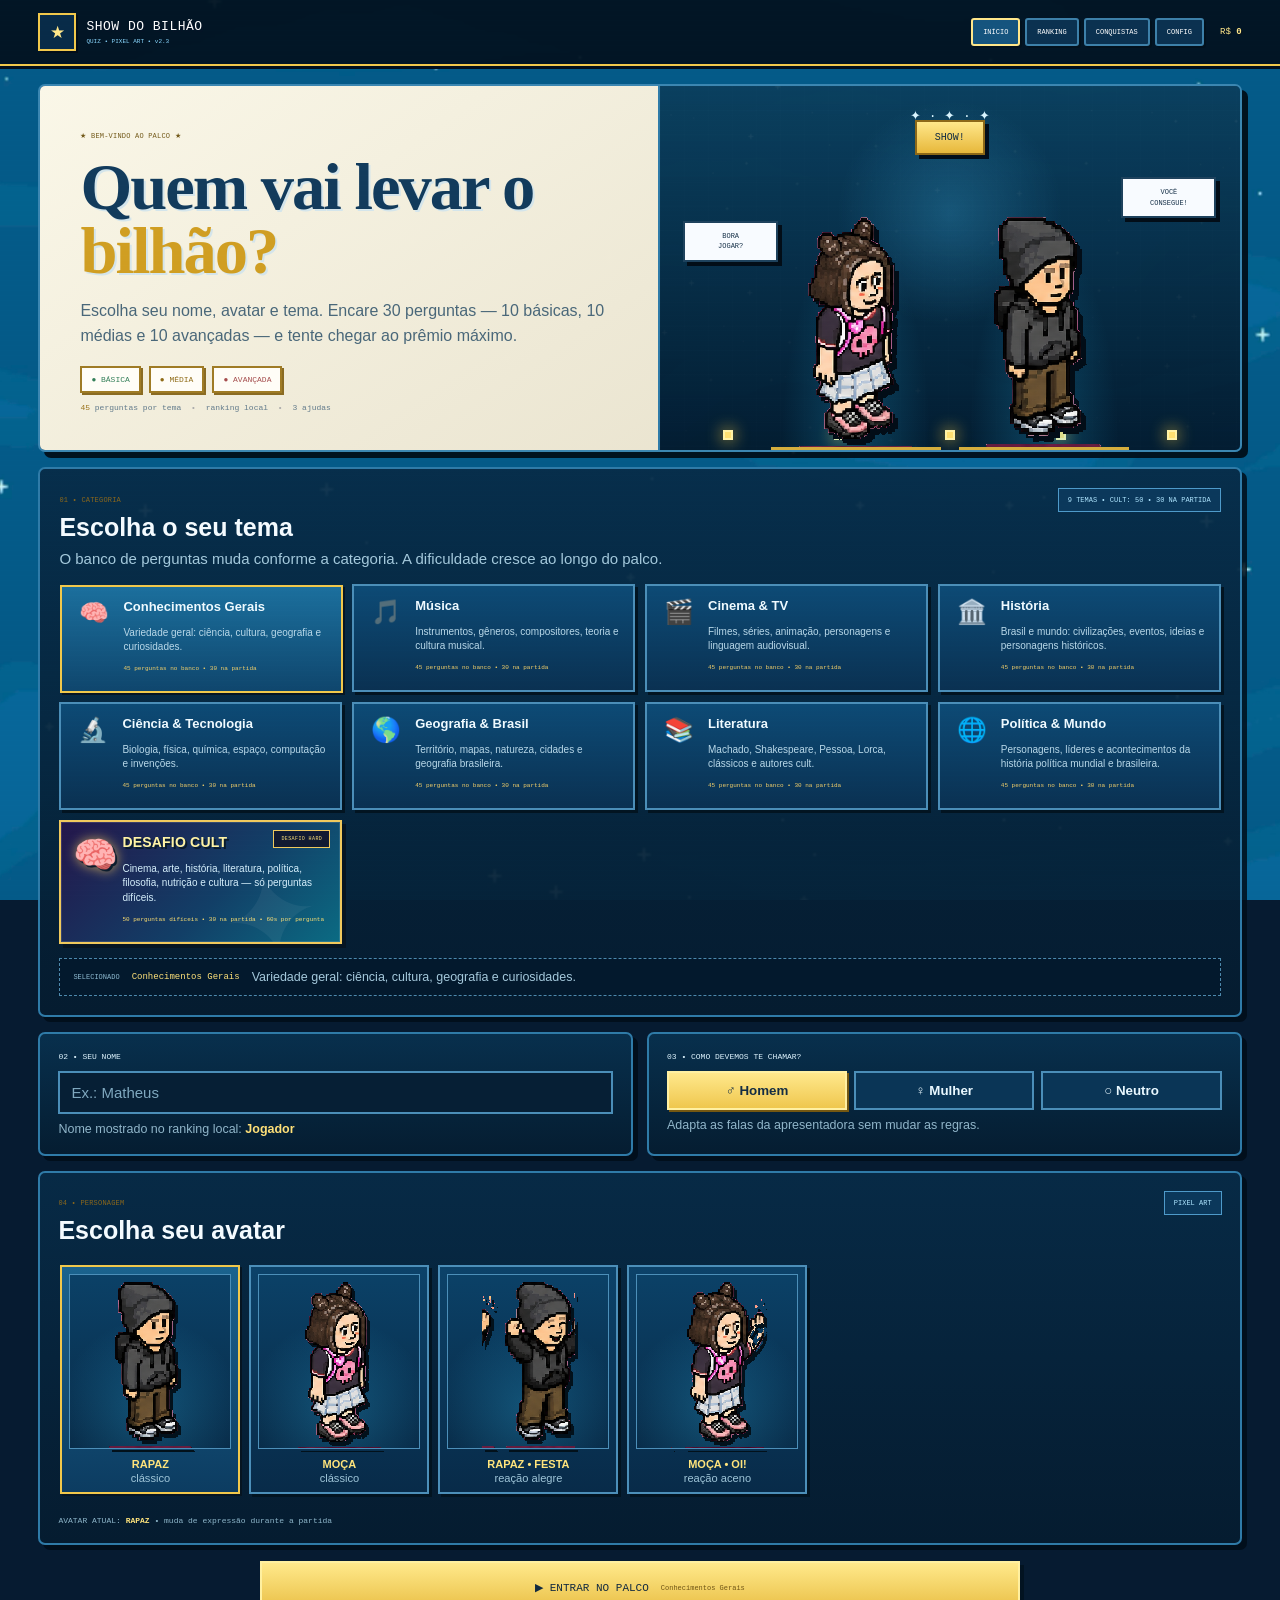
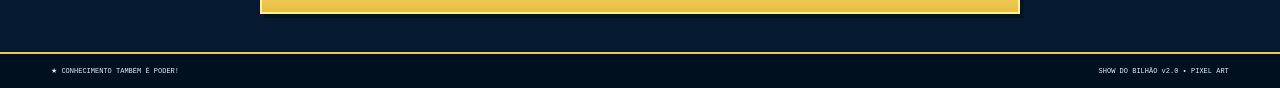
<file: cultfix/index.html>
<!doctype html>
<html lang="pt-BR">
<head>
<meta charset="utf-8">
<meta name="viewport" content="width=device-width,initial-scale=1,viewport-fit=cover">
<meta name="theme-color" content="#0d2033">
<meta name="version" content="Show do Bilhão v2.3 — Desafio Cult">
<meta name="description" content="Show do Bilhão — quiz em pixel art, demo 2.0">
<title>Show do Bilhão — Desafio Cult v2.3</title>
<style id="gameStyles">
:root{--navy:#0c1b2a;--navy2:#132b40;--blue:#dcecf4;--blue2:#c9e0ec;--cream:#fff8e8;--paper:#fffdf5;--ink:#17283a;--muted:#617384;--gold:#d4aa4c;--gold2:#f1cf78;--line:#486b82;--green:#4e946a;--red:#b75b5b;--shadow:#173049;--pixel:2px}
*{box-sizing:border-box}html{scroll-behavior:smooth}body{margin:0;background:linear-gradient(#d7e8f0,#cbdfe9);color:var(--ink);font-family:Arial,Helvetica,sans-serif;font-size:15px;min-height:100vh}.scanlines{position:fixed;inset:0;pointer-events:none;z-index:50;background:repeating-linear-gradient(to bottom,rgba(255,255,255,.035) 0,rgba(255,255,255,.035) 1px,transparent 1px,transparent 4px);mix-blend-mode:soft-light}.topbar{position:sticky;top:0;z-index:20;display:flex;align-items:center;gap:18px;padding:9px max(14px,3vw);min-height:58px;background:var(--navy);border-bottom:3px solid var(--gold);color:#fff;box-shadow:0 3px 0 #08131f}.brand{display:flex;align-items:center;gap:10px;background:none;border:0;color:#fff;padding:0;text-align:left;cursor:pointer}.brand-mark{display:grid;place-items:center;width:36px;height:36px;border:2px solid var(--gold);color:var(--gold2);font-size:17px}.brand b{display:block;font:14px 'Press Start 2P',monospace;letter-spacing:.5px}.brand small{display:block;margin-top:4px;font:6px 'Press Start 2P',monospace;color:#b9cbd8}.nav{display:flex;gap:5px;margin-left:auto}.nav-btn,.menu-toggle{border:1px solid #6d8799;background:#152f45;color:#fff;padding:9px 10px;font:7px 'Press Start 2P',monospace;cursor:pointer}.nav-btn:hover,.nav-btn.active{background:#274b65;border-color:var(--gold2);color:#fff}.wallet{font:9px 'Press Start 2P',monospace;color:var(--gold2);white-space:nowrap}.menu-toggle{display:none}.app{width:min(1120px,94vw);margin:22px auto 35px}.view{display:none}.active-view{display:block}.panel{background:var(--paper);border:2px solid #29455a;box-shadow:6px 6px 0 var(--shadow)}.hero{display:grid;grid-template-columns:1.05fr .95fr;overflow:hidden;min-height:360px}.hero-copy{padding:42px 40px;background:linear-gradient(135deg,#fffaf0,#f6edda)}.eyebrow{font:8px 'Press Start 2P',monospace;letter-spacing:.2px;color:#8a671c}.hero h1{font-size:clamp(34px,5vw,58px);line-height:1.02;margin:18px 0;color:#17364e}.hero h1 span{color:#9b711e}.hero p{max-width:650px;font-size:17px;line-height:1.55;color:#516879}.ladder-mini{display:flex;gap:8px;flex-wrap:wrap;margin:24px 0 12px}.ladder-mini span{padding:8px 10px;border:1px solid #7d8f9b;font:8px 'Press Start 2P',monospace;background:#fff}.ladder-mini .basic{color:#43845e}.ladder-mini .medium{color:#9a761c}.ladder-mini .hard{color:#a74e4e}.hero-note{font:8px 'Press Start 2P',monospace;color:#65788a}.hero-note span{color:#9a731c}.hero-note i{font-style:normal;color:#aaa;margin:0 5px}.stage{position:relative;overflow:hidden;background:linear-gradient(#1a344c,#0e2234);display:flex;align-items:flex-end;justify-content:center;min-height:360px;border-left:2px solid #29455a}.stage-grid{position:absolute;inset:0;background:linear-gradient(rgba(255,255,255,.045) 1px,transparent 1px),linear-gradient(90deg,rgba(255,255,255,.045) 1px,transparent 1px);background-size:22px 22px;opacity:.55}.pixel-stars{position:absolute;top:22px;color:#e9c76e;font:13px 'Press Start 2P',monospace}.show-sign{position:absolute;top:52px;padding:12px 22px;background:#f7d774;color:#193147;border:3px solid #9b7721;box-shadow:5px 5px 0 #07131f;font:10px 'Press Start 2P',monospace}.stage-avatars{position:absolute;bottom:0;display:flex;gap:35px;align-items:end;z-index:2}.stage-avatar{width:145px;height:235px;display:flex;align-items:end;justify-content:center;background:linear-gradient(90deg,transparent 0 15%,rgba(255,255,255,.06) 15% 85%,transparent 85%);border-bottom:5px solid #b28c3e}.stage-avatar img{width:132px;height:220px;object-fit:contain;image-rendering:pixelated;filter:drop-shadow(5px 6px 0 #091522)}.bubble{position:absolute;z-index:3;padding:10px 13px;min-width:100px;background:#fff7dc;border:2px solid #1b3041;box-shadow:4px 4px 0 #091522;text-align:center;font:7px/1.5 'Press Start 2P',monospace;color:#173047}.bubble.left{left:5%;top:38%}.bubble.right{right:5%;top:28%}.stage-lights{position:absolute;bottom:10px;left:12px;right:12px;display:flex;justify-content:space-around}.stage-lights i{width:13px;height:13px;background:#e8c765;border:2px solid #fff1b0;box-shadow:0 0 14px #d9b747}.section-card{padding:24px;margin-top:18px}.section-heading{display:flex;justify-content:space-between;align-items:flex-start;gap:14px}.section-heading h2{font-size:27px;margin:8px 0 0;color:#1c3d55}.tag{padding:7px 9px;background:#e8f1f5;border:1px solid #8196a3;color:#597080;font:7px 'Press Start 2P',monospace;white-space:nowrap}.topic-intro{margin:8px 0 17px;color:var(--muted)}.topic-grid{display:grid;grid-template-columns:repeat(3,1fr);gap:11px}.topic-card{position:relative;display:grid;grid-template-columns:48px 1fr;grid-template-rows:auto auto auto;gap:4px 9px;min-height:112px;padding:14px;text-align:left;background:#f9f7ef;border:2px solid #7b919f;box-shadow:4px 4px 0 #bdc9cf;color:var(--ink);cursor:pointer;transition:transform .12s,background .12s,border-color .12s}.topic-card:hover{transform:translateY(-2px);background:#edf6fa}.topic-card.selected{transform:translate(2px,2px);background:#dcecf4;border-color:#315b76;box-shadow:1px 1px 0 #aab9c2}.topic-icon{grid-row:1/4;font-size:29px;display:grid;place-items:center}.topic-card b{font-size:14px}.topic-card small{font-size:11px;line-height:1.35;color:#617384}.topic-card em{font:7px 'Press Start 2P',monospace;color:#8d6b20;font-style:normal}.topic-selected{display:flex;align-items:center;gap:12px;flex-wrap:wrap;margin-top:14px;padding:11px 13px;border:1px dashed #8ca0ac;background:#eef5f6}.topic-selected span{font:7px 'Press Start 2P',monospace;color:#63798a}.topic-selected b{font:9px 'Press Start 2P',monospace;color:#7f601a}.topic-selected small{flex:1;min-width:180px;color:#657989}.setup-grid{display:grid;grid-template-columns:1fr 1fr;gap:18px;margin-top:18px}.field{padding:20px}.field label{display:block;font:8px 'Press Start 2P',monospace;color:#304d63;margin-bottom:10px}.field input{width:100%;padding:13px 12px;background:#fffdf5;border:2px solid #6e8798;font-size:16px;color:var(--ink);outline:0}.field input:focus{border-color:#2c5f80;box-shadow:0 0 0 3px #c7dfea}.field small{display:block;margin-top:8px;color:#6a7e8d}.field small b{color:#87651b}.choices{display:grid;grid-template-columns:repeat(3,1fr);gap:7px}.choice{padding:12px 8px;border:2px solid #7a8e9b;background:#f7f6f0;font-weight:900;cursor:pointer}.choice.selected{background:#f5d56f;border-color:#9a751d;box-shadow:2px 2px 0 #7d5c17}.avatar-grid{display:grid;grid-template-columns:repeat(4,1fr);gap:10px;margin-top:15px}.avatar-option{padding:8px;background:#f7f6f0;border:2px solid #8396a2;box-shadow:3px 3px 0 #bcc7cc;cursor:pointer;text-align:center;color:var(--ink)}.avatar-option.selected{background:#dcecf4;border-color:#315b76;box-shadow:1px 1px 0 #aab9c2}.avatar-art{height:175px;display:flex;align-items:end;justify-content:center;background:repeating-linear-gradient(0deg,#e8f2f6 0 8px,#e3edf1 8px 9px)}.avatar-art img{width:115px;height:168px;object-fit:contain;image-rendering:pixelated}.avatar-option b{display:block;font-size:11px;margin-top:9px}.avatar-option small{color:#657989}.avatar-status{margin-top:12px;font:8px 'Press Start 2P',monospace;color:#65798a}.avatar-status b{color:#8a681b}.extras-grid{display:grid;grid-template-columns:1fr 1fr;gap:18px;margin-top:18px}.extra{padding:15px}.extra-title{font:8px 'Press Start 2P',monospace;color:#2e4e64;padding-bottom:10px;border-bottom:1px solid #cbd4d9}.extra-title span{float:right;color:#8a681b}.extra-content{display:flex;align-items:center;gap:15px;min-height:125px}.extra-content img{width:120px;height:105px;object-fit:contain;image-rendering:pixelated}.extra-content b{font-size:14px}.extra-content p{color:#687d8c;line-height:1.4}.primary,.secondary,.danger{border:2px solid #29475e;cursor:pointer;font-weight:900}.primary{background:#f4cf65;color:#172b3d;padding:12px 18px;box-shadow:4px 4px 0 #18334a}.primary:hover{transform:translateY(-1px)}.primary.big{display:flex;align-items:center;justify-content:center;gap:12px;width:100%;margin-top:18px;padding:17px;font:10px 'Press Start 2P',monospace}.primary.big small{font:7px 'Press Start 2P',monospace;color:#705417}.secondary{background:#e5eef2;color:#233d52;padding:11px}.gamebar{display:grid;grid-template-columns:230px 1fr auto;align-items:center;gap:18px;padding:13px 15px}.player{display:flex;align-items:center;gap:10px}.mini-avatar{width:56px;height:66px;display:grid;place-items:end;background:#d9e9ef;border:1px solid #7e96a4;overflow:hidden}.mini-avatar img{width:53px;height:64px;object-fit:contain;image-rendering:pixelated}.player small{display:block;color:#627687;font-size:11px}.player b{display:block;margin-top:3px;font-size:16px}.progress-meta{display:flex;align-items:center;gap:10px;flex-wrap:wrap;font:8px 'Press Start 2P',monospace}.progress-meta span{color:#6b7f8e}.progress-meta #streak{margin-left:auto;color:#9a741a}.progress{height:10px;margin:8px 0 5px;background:#d9e3e7;border:1px solid #8196a2;overflow:hidden}.progress i{display:block;height:100%;width:0;background:linear-gradient(90deg,#4c8b69,#e2bd54);transition:width .25s}.progress-box>small{color:#6c7e8b}.prize{font:10px 'Press Start 2P',monospace;color:#856316;white-space:nowrap}.game-layout{display:grid;grid-template-columns:190px 1fr;gap:14px;margin-top:14px}.sidebar{padding:12px;display:flex;flex-direction:column;gap:8px;background:#f5f3e9}.side-head{display:flex;justify-content:space-between;font:7px 'Press Start 2P',monospace;color:#5d7180;padding-bottom:5px;border-bottom:1px solid #cbd3d7}.side-head b{color:#8b691c}.money-box{padding:13px;background:#e8f1f5;border:1px solid #849aa7;font:11px 'Press Start 2P',monospace;color:#7f611b}.life{display:flex;justify-content:space-between;align-items:center;text-align:left;padding:12px 10px;background:#fbfaf4;border:1px solid #8499a5;box-shadow:3px 3px 0 #bdc7cc;cursor:pointer;font-weight:900}.life:hover:not(:disabled){background:#e8f3f7}.life small{display:block;color:#758694;font-weight:400}.life:disabled{opacity:.45;cursor:not-allowed;box-shadow:1px 1px 0 #c2cbd0}.host-card{display:flex;gap:8px;align-items:center;min-height:100px;margin-top:5px;padding:8px;background:#dbeaf1;border:1px solid #7d94a2}.host-card img{width:52px;height:80px;object-fit:contain;image-rendering:pixelated}.host-card b{display:block;font:7px 'Press Start 2P',monospace;color:#3d596c;margin-bottom:7px}.host-card span{font-size:11px;line-height:1.35}.sidebar .secondary{margin-top:auto}.question{padding:20px;min-height:560px;position:relative;overflow:hidden}.question-top{display:flex;justify-content:space-between;align-items:flex-start;gap:15px}.difficulty{display:inline-block;padding:7px 9px;border:1px solid #a98a3e;background:#fff0b8;color:#866615;font:7px 'Press Start 2P',monospace}.question-topic{display:inline-block;margin-left:7px;padding:6px 8px;background:#edf4f7;border:1px solid #9aabb5;color:#597080;font:7px 'Press Start 2P',monospace}.timer-wrap{width:155px}.timer-wrap>span{display:block;text-align:right;font:8px 'Press Start 2P',monospace;color:#5b7180}.timer-wrap>span.danger{color:#a84848}.timer-wrap>span.off{color:#7e8b92}.timer{height:7px;margin-top:5px;background:#d7e1e5;border:1px solid #8296a1}.timer i{display:block;width:100%;height:100%;background:#5a8c70;transition:width .4s linear}.timer-wrap span.danger+.timer i{background:#b75b5b}.question-scene{height:95px;display:flex;align-items:end;justify-content:center;position:relative;margin:4px 0}.q-avatar{width:74px;height:84px;display:flex;align-items:end;justify-content:center;background:#dcebf1;border:1px solid #8399a5;overflow:hidden;z-index:2}.q-avatar img{width:68px;height:81px;object-fit:contain;image-rendering:pixelated}.scene-podium{position:absolute;bottom:0;width:210px;height:20px;background:#263f53;border:2px solid #6f8795;box-shadow:5px 5px 0 #152b3c}.q-plant{position:absolute;right:2%;bottom:3px;width:70px;height:70px;object-fit:contain;image-rendering:pixelated}.question h2{font-size:clamp(25px,3.3vw,38px);line-height:1.22;text-align:center;max-width:930px;margin:13px auto 22px;color:#152d43}.answers{display:grid;grid-template-columns:1fr 1fr;gap:12px}.answer{display:flex;align-items:center;gap:12px;min-height:70px;padding:13px 15px;text-align:left;background:#fcfaf1;border:2px solid #78909e;box-shadow:4px 4px 0 #bdc7cc;color:#172a3b;font-size:16px;font-weight:900;cursor:pointer;transition:.12s}.answer:hover:not(:disabled){transform:translateY(-2px);background:#eaf4f8}.answer:disabled{cursor:default}.answer-key{display:grid;place-items:center;min-width:30px;height:30px;background:#e9f0f3;border:1px solid #879ba6;font:9px 'Press Start 2P',monospace;color:#536a7a}.answer.correct{background:#d9f0df;border-color:#4e966b}.answer.correct .answer-key{background:#a9d7b7;border-color:#4e966b}.answer.wrong{background:#f5dddd;border-color:#b75b5b}.answer.disabled{opacity:.35;filter:grayscale(.3)}.reaction{min-height:35px;margin:14px auto 0;text-align:center;font:9px/1.5 'Press Start 2P',monospace;opacity:0;transform:translateY(4px);transition:.18s}.reaction.show{opacity:1;transform:none}.reaction.good{color:#28754b}.reaction.bad{color:#a34848}.explanation{display:none;max-width:820px;margin:9px auto 0;padding:10px 13px;background:#edf5f6;border-left:4px solid #7694a4;color:#5d7180;font-size:12px;line-height:1.45}.explanation.show{display:block}.next{display:block;margin:12px auto 0}.hidden{display:none!important}.page-head{padding:8px 2px 16px}.page-head h2{font-size:42px;margin:8px 0 4px;color:#193b54}.page-head p{margin:0;color:#5d7281}.ranking-panel{padding:15px}.rank-tabs{display:flex;gap:8px;margin-bottom:8px}.rank-tab{padding:9px 12px;background:#e9f1f4;border:1px solid #78909e;font-weight:900;cursor:pointer}.rank-tab.active{background:#f3d36d;border-color:#9c7720}.rank-row{display:grid;grid-template-columns:55px 1fr 140px 90px;gap:10px;align-items:center;padding:13px 8px;border-bottom:1px solid #d0d9dd}.rank-pos{font:9px 'Press Start 2P',monospace;color:#876719}.rank-name{font-weight:900}.rank-name small{display:block;color:#718492;font-size:10px;font-weight:400;margin-top:3px}.rank-score{text-align:right;font-weight:900;color:#745813}.rank-correct{text-align:right;color:#607687}.empty{text-align:center;padding:38px;color:#667b89}.achievement-grid{display:grid;grid-template-columns:repeat(3,1fr);gap:14px}.achievement{padding:18px;min-height:160px}.achievement .icon{font-size:36px}.achievement b{display:block;margin:10px 0 5px}.achievement small{display:block;color:#6c7f8c;min-height:34px}.achievement span{display:inline-block;margin-top:11px;font:7px 'Press Start 2P',monospace}.achievement.unlocked{background:#f9f4df}.achievement.locked{filter:grayscale(.8);opacity:.55}.achievement.unlocked span{color:#39805a}.settings{padding:22px;display:flex;flex-direction:column;gap:12px}.settings label{font-weight:900;padding:13px;background:#f5f2e8;border:1px solid #b6c3ca}.settings input[type=checkbox]{accent-color:#315b76;margin-right:9px}.settings input[type=number]{margin-left:8px;width:85px;padding:7px;border:1px solid #879ba6}.kbd-help{padding:12px;background:#edf4f6;border-left:4px solid #8ba0ad;color:#617582}.danger{align-self:flex-start;background:#f5dddd;color:#803d3d;padding:11px}.result{max-width:720px;margin:20px auto;text-align:center;padding:34px}.result>img{width:190px;height:105px;object-fit:contain}.result h2{font-size:38px;margin:13px 0 7px;color:#183b55}.result p{color:#5d7180}.result-topic{display:inline-block;padding:7px 10px;background:#e6f0f4;border:1px solid #8da1ad;color:#536b7c;font:8px 'Press Start 2P',monospace}.result-stats{display:flex;justify-content:center;gap:45px;margin:25px 0}.result-stats div{display:flex;flex-direction:column;gap:6px}.result-stats b{font:12px 'Press Start 2P',monospace;color:#866317}.result-stats small{color:#687d8b}.result-actions{display:flex;justify-content:center;gap:10px;flex-wrap:wrap}footer{display:flex;justify-content:space-between;gap:15px;padding:13px 4vw;background:#0c1b2a;color:#dbe7ee;border-top:3px solid var(--gold);font:7px 'Press Start 2P',monospace}.no-motion *{animation:none!important;transition:none!important}
button:focus-visible,input:focus-visible{outline:3px solid #5d8daf;outline-offset:2px}
@media(max-width:980px){.nav{display:none;position:absolute;top:58px;right:10px;padding:8px;background:#0c1b2a;border:2px solid var(--gold);box-shadow:4px 4px 0 #07131f;flex-direction:column}.nav.open{display:flex}.menu-toggle{display:block}.hero{grid-template-columns:1fr}.stage{border-left:0;border-top:2px solid #29455a}.topic-grid{grid-template-columns:1fr 1fr}.avatar-grid{grid-template-columns:repeat(2,1fr)}.gamebar{grid-template-columns:1fr auto}.progress-box{grid-column:1/-1;grid-row:2}.game-layout{grid-template-columns:1fr}.sidebar{display:grid;grid-template-columns:repeat(3,1fr);align-items:stretch}.side-head,.money-box,.host-card,.sidebar .secondary{grid-column:1/-1}.host-card{margin-top:0}.sidebar .secondary{margin-top:0}.achievement-grid{grid-template-columns:1fr 1fr}}
@media(max-width:650px){body{font-size:14px}.app{width:94vw;margin-top:14px}.topbar{padding:8px 10px}.brand b{font-size:9px}.brand small{font-size:5px}.wallet{font-size:8px}.hero-copy{padding:28px 23px}.hero h1{font-size:34px}.hero p{font-size:15px}.stage{min-height:310px}.stage-avatar{width:115px;height:205px}.stage-avatar img{width:105px;height:195px}.bubble{min-width:84px;font-size:6px;padding:8px}.section-card{padding:17px}.topic-grid{grid-template-columns:1fr}.setup-grid,.extras-grid{grid-template-columns:1fr}.choices{grid-template-columns:1fr}.avatar-grid{grid-template-columns:1fr 1fr}.avatar-art{height:145px}.avatar-art img{height:140px}.gamebar{grid-template-columns:1fr auto;gap:8px}.player b{font-size:14px}.progress-meta{font-size:7px}.prize{font-size:8px}.sidebar{grid-template-columns:1fr}.question{padding:16px;min-height:0}.question-top{flex-direction:column}.timer-wrap{width:100%}.timer-wrap>span{text-align:left}.question h2{font-size:clamp(22px,7vw,30px)}.answers{grid-template-columns:1fr}.answer{min-height:60px;font-size:15px}.q-plant{width:55px;height:55px}.result-stats{gap:18px}.result-stats b{font-size:9px}.page-head h2{font-size:34px}.achievement-grid{grid-template-columns:1fr}.rank-row{grid-template-columns:40px 1fr 95px}.rank-correct{display:none}footer{flex-direction:column;font-size:5px}}
@media(max-width:390px){.avatar-grid{grid-template-columns:1fr}.stage-avatars{gap:5px}.stage-avatar{width:105px}.bubble{display:none}.hero h1{font-size:30px}}
@media(prefers-reduced-motion:reduce){*,*:before,*:after{animation:none!important;transition:none!important}}
.lives{letter-spacing:2px;font-size:1.05em;white-space:nowrap}.life-panel{margin:10px 0;padding:10px;border:1px solid rgba(20,50,80,.18);border-radius:10px;background:rgba(255,255,255,.65)}.life-panel>b{font-size:.72rem}.life-hearts{height:5px;background:linear-gradient(90deg,#d94c58 0 100%);margin:7px 0;border-radius:9px;transition:width .25s ease}.life-panel small{font-size:.68rem;color:#52677a}.result-stats{grid-template-columns:repeat(4,1fr)}
@media(max-width:700px){.result-stats{grid-template-columns:repeat(2,1fr)}.lives{font-size:.9em}.life-panel{margin:7px 0}}


/* =========================================================
   V1.9 — VISUAL POLISH
   Somente apresentação: não altera regras da partida.
   ========================================================= */
:root{
  --navy:#0b1c2c;
  --navy2:#17344a;
  --blue:#eaf4f8;
  --blue2:#d7e9f1;
  --cream:#fffaf0;
  --paper:#fffdf7;
  --ink:#173149;
  --muted:#647b8b;
  --gold:#c9a44d;
  --gold2:#efd17b;
  --line:#668296;
  --shadow:#17334a;
}
html{background:#dcecf3}
body{
  background:
    radial-gradient(circle at 50% -10%,rgba(255,255,255,.8),transparent 42%),
    linear-gradient(180deg,#e9f4f8 0%,#d9eaf1 52%,#d1e4ec 100%);
  font-size:15px;
}
.scanlines{opacity:.18}
.topbar{
  min-height:62px;
  padding:8px clamp(12px,2.8vw,34px);
  gap:16px;
  box-shadow:0 3px 0 rgba(8,24,37,.55);
}
.brand-mark{
  width:38px;height:38px;
  background:#122b40;
  box-shadow:2px 2px 0 #07131e;
}
.brand b{font-size:13px}
.nav-btn,.menu-toggle{
  border:1px solid #71899a;
  background:#19344a;
  padding:8px 10px;
  box-shadow:2px 2px 0 #081725;
}
.nav-btn:hover,.nav-btn.active{background:#274d68}
.app{width:min(1080px,92vw);margin:18px auto 34px}
.panel{
  border:1px solid #49677b;
  border-radius:4px;
  box-shadow:4px 4px 0 rgba(19,48,71,.28);
}
.hero{
  min-height:315px;
  grid-template-columns:1.08fr .92fr;
  border-radius:5px;
}
.hero-copy{
  padding:34px 36px;
  background:linear-gradient(135deg,#fffdf7,#f7f0df);
}
.eyebrow{font-size:7px}
.hero h1{
  font-size:clamp(40px,4.8vw,56px);
  margin:14px 0 16px;
  letter-spacing:-1.5px;
}
.hero p{font-size:15px;line-height:1.55;max-width:590px}
.ladder-mini{margin:18px 0 10px}
.ladder-mini span{
  padding:7px 9px;
  background:#fffdf7;
  border-color:#9aaab3;
}
.stage{
  min-height:315px;
  border-left:1px solid #49677b;
  background:
    radial-gradient(circle at 50% 28%,rgba(79,132,163,.32),transparent 34%),
    linear-gradient(180deg,#294e67 0%,#17364c 55%,#10283b 100%);
}
.stage-grid{background-size:18px 18px;opacity:.28}
.show-sign{
  top:34px;
  padding:10px 18px;
  border-width:2px;
  box-shadow:3px 3px 0 #07131f;
}
.stage-avatars{gap:18px}
.stage-avatar{
  width:155px;height:230px;
  border-bottom:3px solid #b9933d;
  background:linear-gradient(90deg,transparent 0 10%,rgba(255,255,255,.05) 10% 90%,transparent 90%);
}
.stage-avatar img{
  width:auto;height:222px;max-width:145px;
  object-fit:contain;
}
.bubble{
  padding:8px 11px;
  min-width:95px;
  border:1px solid #263f51;
  box-shadow:3px 3px 0 #081725;
  background:#fff8df;
}
.bubble.left{left:4%;top:37%}
.bubble.right{right:4%;top:25%}
.stage-lights i{width:10px;height:10px}

.section-card{padding:20px;margin-top:16px}
.section-heading h2{font-size:23px}
.topic-grid{grid-template-columns:repeat(4,1fr);gap:9px}
.topic-card{
  min-height:105px;
  padding:11px;
  grid-template-columns:40px 1fr;
  background:#fbfaf5;
  border:1px solid #8ca0ab;
  box-shadow:3px 3px 0 #c6d1d6;
}
.topic-card:hover{background:#f0f7fa}
.topic-card.selected{
  background:#e1eff5;
  border-color:#466b82;
  box-shadow:1px 1px 0 #b4c3cb;
}
.topic-icon{font-size:24px}
.topic-card b{font-size:13px}
.topic-card small{font-size:10px}
.topic-card em{font-size:6px}

.setup-grid,.extras-grid{gap:14px;margin-top:14px}
.field{padding:17px}
.field input{padding:11px;font-size:15px}
.choice{padding:10px 7px}
.avatar-grid{gap:8px}
.avatar-option{
  padding:7px;
  border:1px solid #8299a6;
  box-shadow:2px 2px 0 #c4ced2;
  background:#fbfaf6;
}
.avatar-option.selected{
  background:#e2eff4;
  border-color:#456a80;
  box-shadow:1px 1px 0 #aebdc5;
}
.avatar-art{
  height:190px;
  background:
    linear-gradient(180deg,#eaf4f8,#dbeaf0);
  border:1px solid #c4d3da;
}
.avatar-art img{
  width:auto;
  height:185px;
  max-width:155px;
  object-fit:contain;
  image-rendering:auto;
  image-rendering:pixelated;
}
.avatar-option b{font-size:11px}
.extra-content img{width:105px;height:95px}
.primary{box-shadow:3px 3px 0 #18334a}
.primary.big{margin-top:15px;padding:14px}
.gamebar{gap:14px;padding:11px 13px}
.game-layout{grid-template-columns:180px 1fr;gap:12px}
.sidebar{padding:10px}
.question{padding:18px}
.question h2{font-size:clamp(27px,3.5vw,39px);line-height:1.2}
.answer{
  min-height:58px;
  padding:14px 16px;
  border:1px solid #8da0aa;
  box-shadow:2px 2px 0 #c5d0d5;
  background:#fbfaf5;
}
.answer:hover{background:#eaf4f8}
.q-avatar img{
  width:auto;
  height:155px;
  max-width:120px;
  object-fit:contain;
  image-rendering:pixelated;
}
.mini-avatar{
  width:58px;height:68px;
  background:#e6f2f6;
}
.mini-avatar img{width:auto;height:66px;max-width:55px}
.host-card img{width:auto;height:82px;max-width:65px;object-fit:contain}
.result{padding:30px}
footer{margin-top:20px}

@media (max-width:900px){
  .app{width:min(94vw,760px)}
  .hero{grid-template-columns:1fr;min-height:0}
  .hero-copy{padding:28px}
  .hero h1{font-size:clamp(38px,8vw,52px)}
  .stage{min-height:300px;border-left:0;border-top:1px solid #49677b}
  .topic-grid{grid-template-columns:repeat(2,1fr)}
  .avatar-art{height:180px}
  .avatar-art img{height:175px}
}
@media (max-width:650px){
  .topbar{min-height:54px}
  .brand b{font-size:9px}
  .brand small{font-size:5px}
  .nav{gap:3px}
  .nav-btn{padding:7px 7px;font-size:6px}
  .app{width:94vw;margin-top:12px}
  .hero-copy{padding:23px 19px}
  .hero h1{font-size:34px;letter-spacing:-.8px}
  .hero p{font-size:14px}
  .stage{min-height:260px}
  .stage-avatar{width:125px;height:205px}
  .stage-avatar img{height:198px;max-width:120px}
  .topic-grid{grid-template-columns:1fr}
  .avatar-grid{grid-template-columns:1fr 1fr}
  .avatar-art{height:165px}
  .avatar-art img{height:160px;max-width:135px}
  .game-layout{grid-template-columns:1fr}
  .sidebar{display:grid;grid-template-columns:repeat(3,1fr)}
  .side-head,.money-box,.host-card,.sidebar .secondary{grid-column:1/-1}
}
@media (max-width:430px){
  .avatar-grid{grid-template-columns:1fr}
  .stage-avatars{gap:3px}
  .stage-avatar{width:105px}
  .stage-avatar img{height:185px}
  .bubble{display:none}
}

/* =========================================================
   V2.0 — IDENTIDADE GRÁFICA PIXEL SPACE
   Apenas apresentação/layout/assets. Regras da partida preservadas.
   ========================================================= */
:root{
  --space:#061b31; --space2:#0a2d4a; --hud:#0b3558; --hud2:#124d7a;
  --hudline:#45b9ed; --hudline2:#86dcff; --gold:#f1c84b; --gold2:#ffe78a;
  --white:#f4fbff; --text:#d9efff; --muted:#9fc4d9; --danger:#ff6e73;
  --paper:rgba(7,34,57,.91); --ink:#eaf7ff; --shadow:#02101d;
}
html{background:#061b31}
body{
  background:#061b31 url('assets/background-space.png') center top / cover fixed no-repeat;
  color:var(--text); font-family:Arial,Helvetica,sans-serif; min-height:100vh;
}
body:before{content:"";position:fixed;inset:0;z-index:-1;pointer-events:none;background:linear-gradient(180deg,rgba(1,15,29,.12),rgba(1,15,29,.58));}
.scanlines{opacity:.08;background:repeating-linear-gradient(to bottom,rgba(255,255,255,.18) 0,rgba(255,255,255,.18) 1px,transparent 1px,transparent 5px)}
.topbar{min-height:66px;padding:8px clamp(12px,3vw,42px);background:rgba(3,19,34,.96);border-bottom:2px solid var(--gold);box-shadow:0 3px 0 #02101d}
.brand-mark{border:2px solid var(--gold);background:#082b48;color:var(--gold2);box-shadow:2px 2px 0 #020d18}
.brand b{font-size:13px;text-shadow:2px 2px 0 #061426}.brand small{color:#8bd8ff}
.nav-btn,.menu-toggle{border:2px solid #3d80a9;background:#0b3150;color:#fff;border-radius:3px;box-shadow:2px 2px 0 #02111d}
.nav-btn:hover,.nav-btn.active{background:#15547e;border-color:var(--gold2);color:#fff}
.wallet{color:var(--gold2);text-shadow:1px 1px 0 #07111c}
.app{width:min(1260px,94vw);margin:18px auto 38px}
.panel{background:linear-gradient(180deg,rgba(8,45,74,.94),rgba(5,28,49,.94));border:2px solid #2f7ba8;border-radius:7px;box-shadow:5px 5px 0 rgba(1,13,25,.85);color:var(--text)}
.hero{min-height:360px;grid-template-columns:1.03fr .97fr;border-color:#3b86b1;box-shadow:6px 6px 0 rgba(0,10,20,.9)}
.hero-copy{padding:38px 40px;background:linear-gradient(145deg,rgba(255,251,235,.98),rgba(244,237,215,.96));color:#173149}
.hero-copy .eyebrow{color:#725919}.hero h1{font-family:Georgia,'Times New Roman',serif;font-size:clamp(43px,5.2vw,68px);line-height:.96;letter-spacing:-2px;color:#123b5c;text-shadow:2px 2px 0 #d4e5eb}.hero h1 span{color:#d09e22}.hero p{color:#496779;font-size:16px}.ladder-mini span{background:#fffdf7;border:2px solid #9f7b25;box-shadow:2px 2px 0 #8a6b22;color:#1d3b51}.ladder-mini .basic{color:#347f59}.ladder-mini .medium{color:#8f6b17}.ladder-mini .hard{color:#a54d4d}.hero-note{color:#60798a}
.stage{min-height:360px;border-left:2px solid #2f7ba8;background:radial-gradient(circle at 50% 35%,rgba(61,174,224,.28),transparent 30%),linear-gradient(180deg,rgba(11,61,91,.92),rgba(3,26,46,.96)),url('assets/background-space.png') center/cover}
.stage-grid{background-size:24px 24px;opacity:.18}.pixel-stars{color:#d9f5ff}.show-sign{top:34px;background:linear-gradient(#ffe78a,#e7b83b);border:2px solid #8c6818;color:#102b43;box-shadow:4px 4px 0 #020e1a}
.stage-avatar{width:170px;height:245px;border-bottom:3px solid #d5ae3e;background:radial-gradient(ellipse at center bottom,rgba(42,202,255,.22),transparent 62%)}
.stage-avatar img{height:230px;max-width:155px;filter:drop-shadow(5px 6px 0 #020d17)}
.bubble{background:#f8fbff;color:#173149;border:2px solid #1e425d;box-shadow:4px 4px 0 #020d17}.stage-lights i{background:#ffe071;border-color:#fff2a6;box-shadow:0 0 16px #f5c83d}
.section-card{padding:19px;margin-top:15px;background:linear-gradient(180deg,rgba(7,43,71,.94),rgba(5,28,48,.94))}.section-heading h2{color:#f4fbff;font-size:25px}.tag{background:#0b385b;border:1px solid #4e9aca;color:#aee5ff}.topic-intro{color:#a4c9dc}.topic-grid{grid-template-columns:repeat(4,1fr);gap:10px}.topic-card{min-height:108px;padding:12px;background:linear-gradient(180deg,#0d4a75,#0a3152);border:2px solid #4b8eb8;box-shadow:3px 3px 0 #021421;color:#effaff}.topic-card:hover{background:linear-gradient(180deg,#135c8e,#0c3c61);border-color:#86dfff}.topic-card.selected{background:linear-gradient(180deg,#1b6f9d,#0f466d);border-color:var(--gold);box-shadow:2px 2px 0 #071522;transform:translate(1px,1px)}.topic-card b{font-size:13px}.topic-card small{color:#b8d8e9}.topic-card em{color:#f5d16a}.topic-selected{background:rgba(2,24,42,.62);border:1px dashed #4d89ad}.topic-selected span{color:#8ebad0}.topic-selected b{color:#ffe27a}.topic-selected small{color:#a5c9dc}
.setup-grid{grid-template-columns:1fr 1fr;gap:14px;margin-top:15px}.field{padding:18px;background:linear-gradient(180deg,rgba(8,49,79,.94),rgba(5,29,49,.94))}.field label{color:#dff5ff}.field input{background:#061f35;border:2px solid #4b8eb8;color:#f3fbff}.field input::placeholder{color:#7fa8bf}.field input:focus{border-color:#8be0ff;box-shadow:0 0 0 3px rgba(75,176,226,.2)}.field small{color:#91b6ca}.field small b{color:#ffe078}.choice{background:#0a3556;border:2px solid #4b8eb8;color:#e9f8ff}.choice.selected{background:linear-gradient(#ffe88c,#efc74e);border-color:#fff0a2;color:#142d43;box-shadow:2px 2px 0 #755812}
.avatar-panel{padding:18px}.avatar-grid-v2{display:flex;gap:9px;overflow-x:auto;padding:5px 2px 10px;scrollbar-color:#5aa7d2 #07233a}.avatar-option{flex:0 0 180px;padding:7px;background:linear-gradient(180deg,#0c4269,#082b49);border:2px solid #4c8fb9;box-shadow:3px 3px 0 #021421;color:#f1fbff}.avatar-option:hover{border-color:#86ddff;background:#104e78}.avatar-option.selected{background:linear-gradient(180deg,#1b638e,#0c3c61);border-color:var(--gold);box-shadow:2px 2px 0 #061522}.avatar-art{height:175px;background:radial-gradient(circle at 50% 78%,rgba(49,188,238,.25),transparent 58%),linear-gradient(180deg,#0b4167,#082b48);border:1px solid #4c8fb9}.avatar-art img{height:166px;width:auto;max-width:140px;object-fit:contain;image-rendering:pixelated;filter:drop-shadow(3px 4px 0 #02111b)}.avatar-option b{color:#ffe47c}.avatar-option small{color:#9fc5d8}.avatar-status{color:#8fb7cb}.avatar-status b{color:#ffe47c}
/* Home: the plant remains a decorative accent instead of a separate panel. */
.home .extras-grid{display:none}.home .extra{display:none}
.primary{background:linear-gradient(#ffe98b,#e8bd42);border:2px solid #fff0a0;color:#122a40;box-shadow:4px 4px 0 #021321}.primary:hover{filter:brightness(1.06)}.primary.big{margin-top:16px;padding:18px;font-size:11px;max-width:760px;margin-left:auto;margin-right:auto}.primary.big small{color:#6e5415}.secondary{background:#0a3555;border:2px solid #4d8eb8;color:#e8f8ff;box-shadow:2px 2px 0 #021421}.secondary:hover{background:#104c76}
.gamebar{background:linear-gradient(180deg,rgba(6,41,68,.97),rgba(4,25,43,.97));border-color:#347da9}.player small{color:#8db5c9}.player b{color:#fff}.mini-avatar{background:#082d4a;border:1px solid #4d8fb7}.progress-meta{color:#eaf8ff}.progress-meta span{color:#9dc4d7}.progress{background:#06233a;border:1px solid #477f9e}.progress i{background:linear-gradient(90deg,#36c7ff,#ffe071)}.progress-box>small{color:#8eafc0}.prize{color:#ffe072;text-shadow:2px 2px 0 #03111e}
.game-layout{gap:13px}.sidebar{background:linear-gradient(180deg,rgba(7,43,70,.97),rgba(4,26,44,.97));border-color:#347da9}.side-head{color:#a7c8d9;border-bottom-color:#2d688d}.side-head b{color:#ffe074}.money-box{background:#062842;border-color:#3f80a4;color:#ffe173}.life{background:#0a3555;border-color:#477f9f;color:#eaf8ff;box-shadow:2px 2px 0 #021421}.life:hover:not(:disabled){background:#104d76}.life small{color:#91b5c7}.life-panel{background:rgba(3,22,38,.62);border-color:#2c6689}.life-panel small{color:#86aabd}.life-hearts{background:linear-gradient(90deg,#ff5964,#ffb15b)}.host-card{background:#082f4d;border-color:#397da5;color:#e9f8ff}.host-card span{color:#8eb5c7}
.question{background:linear-gradient(180deg,rgba(5,33,54,.98),rgba(3,22,39,.98));border-color:#347da9}.difficulty{background:#0d507b;border-color:#54a4ce;color:#bcecff}.question-topic{color:#9bc1d4}.timer-wrap>span{color:#ffe071}.timer{background:#06243b;border-color:#3d7d9f}.timer i{background:linear-gradient(90deg,#41cfff,#ffe071)}.question-scene{background:radial-gradient(ellipse at center bottom,rgba(32,158,213,.22),transparent 58%)}.scene-podium{background:linear-gradient(#1d739b,#0c3d5e);border-color:#55c8ef;box-shadow:0 0 20px rgba(53,199,255,.22)}.question h2{color:#f2fbff;text-shadow:2px 2px 0 #02101c}.answer{background:#082f4d;border-color:#477f9f;box-shadow:3px 3px 0 #021421;color:#eefaff}.answer:hover:not(:disabled){background:#0e4b73;border-color:#7bdcff}.answer-key{background:#0e476b;border-color:#4d8fb4;color:#c8edff}.answer.correct{background:#0e523d;border-color:#4bc58b}.answer.correct .answer-key{background:#1b7758;border-color:#4bc58b;color:#fff}.answer.wrong{background:#5a2830;border-color:#ed6870}.answer.disabled{opacity:.3}.reaction.good{color:#7ff0b4}.reaction.bad{color:#ff858a}.explanation{background:#082d49;border-left-color:#3da3cf;color:#9fc4d6}.lives{color:#ff7079}
.page-head h2{color:#f3fbff}.page-head p{color:#9dbecf}.ranking-panel,.settings,.achievement{background:linear-gradient(180deg,rgba(7,43,70,.96),rgba(4,26,44,.96))}.rank-tabs .rank-tab{background:#0a3555;border-color:#4b8eb8;color:#eaf8ff}.rank-tab.active{background:#efc94f;border-color:#fff0a0;color:#172d41}.rank-row{border-bottom-color:#1d506c}.rank-name{color:#f3fbff}.rank-name small,.rank-correct{color:#8eafc0}.rank-score{color:#ffe173}.achievement.unlocked{background:#0b3d5d}.achievement.locked{background:#08283f}.settings label{background:#092f4d;border-color:#346f93;color:#dceff9}.kbd-help{background:#082e4a;border-left-color:#4aa7d2;color:#8fb7ca}.danger{background:#542a31;color:#ffd7d9;border-color:#b9535b}.result{background:linear-gradient(180deg,rgba(7,43,70,.97),rgba(4,26,44,.97));border-color:#347da9}.result h2{color:#fff}.result p{color:#9bbdce}.result-topic{background:#0a3555;border-color:#4c8fb6;color:#bce5f7}.result-stats b{color:#ffe071}.result-stats small{color:#8fb3c5}
footer{background:rgba(2,16,29,.97);border-top:2px solid var(--gold);color:#d8edf8}.no-motion *{animation:none!important;transition:none!important}
@media(max-width:980px){.topic-grid{grid-template-columns:repeat(2,1fr)}.avatar-grid-v2{display:grid;grid-template-columns:repeat(2,minmax(150px,1fr));overflow:visible}.avatar-option{flex-basis:auto}.hero{grid-template-columns:1fr}.stage{border-left:0;border-top:2px solid #2f7ba8}}
@media(max-width:650px){body{background-attachment:scroll}.app{width:95vw}.topbar{min-height:58px}.hero-copy{padding:28px 22px}.hero h1{font-size:38px}.hero p{font-size:14px}.stage{min-height:315px}.stage-avatar{width:130px;height:210px}.stage-avatar img{height:198px;max-width:118px}.bubble{font-size:6px}.setup-grid{grid-template-columns:1fr}.topic-grid{grid-template-columns:1fr}.avatar-grid-v2{grid-template-columns:1fr 1fr}.avatar-art{height:150px}.avatar-art img{height:142px}.primary.big{font-size:9px}.gamebar{grid-template-columns:1fr auto}.sidebar{grid-template-columns:1fr}.question h2{font-size:clamp(23px,7vw,31px)}}
@media(max-width:390px){.avatar-grid-v2{grid-template-columns:1fr}.stage-avatars{gap:4px}.stage-avatar{width:105px}.bubble{display:none}}


/* v2.3 — Desafio Cult visual integration */
.topic-grid{grid-template-columns:repeat(4,minmax(0,1fr));}
.topic-card.cult-topic{
  grid-column:2 / span 2;
  background:linear-gradient(135deg,#241448 0%,#39206c 52%,#142d56 100%);
  border:2px solid #d7ad4d;
  box-shadow:inset 0 0 0 1px rgba(255,255,255,.08),0 5px 0 #071522;
  position:relative;
  overflow:hidden;
}
.topic-card.cult-topic::before{
  content:"★ DESAFIO HARD ★";
  position:absolute;
  top:9px; right:10px;
  font-size:9px;
  letter-spacing:1px;
  color:#ffe38a;
  font-weight:900;
}
.topic-card.cult-topic .topic-icon{filter:drop-shadow(0 0 6px rgba(255,211,91,.65));}
.topic-card.cult-topic b{color:#fff3bd;}
.topic-card.cult-topic em{color:#ffe28a;}
.topic-card.cult-topic.selected{
  border-color:#ffe07a;
  background:linear-gradient(135deg,#3a1d68,#1b4270);
  box-shadow:0 0 0 2px rgba(255,224,122,.22),0 5px 0 #071522;
}
@media(max-width:1050px){
  .topic-grid{grid-template-columns:repeat(3,minmax(0,1fr));}
  .topic-card.cult-topic{grid-column:2 / span 2;}
}
@media(max-width:760px){
  .topic-grid{grid-template-columns:repeat(2,minmax(0,1fr));}
  .topic-card.cult-topic{grid-column:1 / -1;}
}
@media(max-width:520px){
  .topic-grid{grid-template-columns:1fr;}
  .topic-card.cult-topic{grid-column:1;}
}




/* DESAFIO CULT — destaque visual e identidade própria */
.topic-card.cult-topic{
  grid-column:span 2;
  min-height:126px;
  background:linear-gradient(135deg,#24164b 0%,#123f67 58%,#0b6b83 100%);
  border:2px solid #f0c95d;
  box-shadow:4px 4px 0 #061522, inset 0 0 0 1px rgba(255,255,255,.12);
  color:#fff;
  overflow:hidden;
}
.topic-card.cult-topic:before{
  content:'DESAFIO HARD';
  position:absolute;
  top:8px;
  right:10px;
  padding:5px 7px;
  border:1px solid #f0c95d;
  background:#111a32;
  color:#ffe27a;
  font:6px 'Press Start 2P',monospace;
  letter-spacing:.4px;
}
.topic-card.cult-topic:after{
  content:'✦';
  position:absolute;
  right:18px;
  bottom:-34px;
  font-size:120px;
  line-height:1;
  color:rgba(255,255,255,.055);
  transform:rotate(-12deg);
  pointer-events:none;
}
.topic-card.cult-topic:hover{
  background:linear-gradient(135deg,#322064 0%,#14537e 58%,#0b8093 100%);
  border-color:#fff0a4;
}
.topic-card.cult-topic.selected{
  background:linear-gradient(135deg,#3b286f 0%,#17648e 58%,#0e8497 100%);
  border-color:#ffe071;
  box-shadow:2px 2px 0 #071522,0 0 18px rgba(255,211,83,.18);
}
.topic-card.cult-topic .topic-icon{font-size:36px;color:#ffe071;text-shadow:2px 2px 0 #0b1c2d}
.topic-card.cult-topic b{font-size:16px;color:#fff3a4;text-shadow:2px 2px 0 #091b2b}
.topic-card.cult-topic small{color:#d5effc;max-width:650px}
.topic-card.cult-topic em{color:#ffe071}
body.cult-selected .topic-selected{
  border-color:#d7ad3d;
  background:linear-gradient(90deg,rgba(45,25,84,.72),rgba(7,50,78,.78));
}
body.cult-selected .topic-selected b{color:#ffe071}
body.cult-game .question-panel,
body.cult-game .question-scene{border-color:#b78c2e}
body.cult-game .difficulty{background:#39246a;border-color:#e3b947;color:#ffe071}
body.cult-game .question-topic{color:#b9dcf2}
body.cult-game .timer{border-color:#e3b947}
body.cult-game .timer i{background:linear-gradient(90deg,#8d5bd2,#ffe071)}
body.cult-game .question h2{text-shadow:2px 2px 0 #281746}.topic-card.cult-topic{grid-column:span 2}.topic-card.cult-topic{grid-column:span 1;min-height:120px}.topic-card.cult-topic:before{font-size:5px}.topic-card.cult-topic b{font-size:14px}
.topic-card.cult-topic{grid-column:span 2;min-height:124px;}
.topic-card.cult-topic b{letter-spacing:.2px;}
.topic-card.cult-topic small{line-height:1.45;}
  .topic-card.cult-topic{grid-column:span 2;}
  .topic-card.cult-topic{grid-column:span 1;}

/* v2.4 — novas ajudas e Cult sem eliminação */
.lifeline-grid{display:grid;grid-template-columns:1fr;gap:7px}
.life{min-height:48px}.life span{font-size:11px}.life small{font-size:9px}
.life-panel .life-hearts.cult-life{background:linear-gradient(90deg,#7a4bd1,#e3bd52);box-shadow:0 0 10px rgba(227,189,82,.35)}
body.cult-game .life-panel{border-color:#b88d36;background:linear-gradient(180deg,rgba(35,24,58,.9),rgba(8,33,52,.9));color:#ffe58a}
body.cult-game .life-panel small{color:#d9c78d}
body.cult-game .life-panel .life-hearts{background:linear-gradient(90deg,#6d43b8,#e2bd54)}
@media(max-width:900px){.lifeline-grid{grid-template-columns:1fr 1fr}}
@media(max-width:520px){.lifeline-grid{grid-template-columns:1fr}}
</style>
</head>
<body>
<div class="scanlines" aria-hidden="true"></div>
<header class="topbar">
  <button class="brand" data-view="home" aria-label="Voltar ao início"><span class="brand-mark">★</span><span><b>SHOW DO BILHÃO</b><small>QUIZ • PIXEL ART • v2.3</small></span></button>
  <nav class="nav" aria-label="Menu principal">
    <button class="nav-btn active" data-view="home">INÍCIO</button>
    <button class="nav-btn" data-view="ranking">RANKING</button>
    <button class="nav-btn" data-view="achievements">CONQUISTAS</button>
    <button class="nav-btn" data-view="config">CONFIG</button>
  </nav>
  <div class="wallet">R$ <b id="money">0</b></div><button class="menu-toggle" id="menuToggle" aria-label="Abrir menu">☰</button>
</header>

<main class="app">
<section id="home" class="view active-view home">
  <div class="hero panel">
    <div class="hero-copy">
      <span class="eyebrow">★ BEM-VINDO AO PALCO ★</span>
      <h1>Quem vai levar o <span>bilhão?</span></h1>
      <p>Escolha seu nome, avatar e tema. Encare 30 perguntas — 10 básicas, 10 médias e 10 avançadas — e tente chegar ao prêmio máximo.</p>
      <div class="ladder-mini"><span class="basic">● BÁSICA</span><span class="medium">● MÉDIA</span><span class="hard">● AVANÇADA</span></div>
      <div class="hero-note"><span>45</span> perguntas por tema <i>•</i> ranking local <i>•</i> 3 ajudas</div>
    </div>
    <div class="stage">
      <div class="stage-grid"></div><div class="pixel-stars">✦ · ✦ · ✦</div><div class="show-sign">SHOW!</div>
      <div class="stage-avatars"><div class="stage-avatar"><img id="heroFemale" src="assets/avatar-feminino-v2-normal.png?v=20" alt="Avatar feminino"></div><div class="stage-avatar"><img id="heroMale" src="assets/avatar-masculino-v2-normal.png?v=20" alt="Avatar masculino"></div></div>
      <div class="bubble left">BORA<br>JOGAR?</div><div class="bubble right">VOCÊ<br>CONSEGUE!</div>
      <div class="stage-lights"><i></i><i></i><i></i><i></i><i></i></div>
    </div>
  </div>

  <div class="panel section-card topic-panel">
    <div class="section-heading"><div><span class="eyebrow">01 • CATEGORIA</span><h2>Escolha o seu tema</h2></div><span class="tag">9 TEMAS • CULT: 50 • 30 NA PARTIDA</span></div>
    <p class="topic-intro">O banco de perguntas muda conforme a categoria. A dificuldade cresce ao longo do palco.</p>
    <div id="topicGrid" class="topic-grid"></div><noscript><div class="topic-selected"><b>Desafio Cult</b> — ative JavaScript para carregar os temas.</div></noscript>
    <div class="topic-selected"><span>SELECIONADO</span><b id="selectedTopicName">Conhecimentos Gerais</b><small id="selectedTopicDesc"></small></div>
  </div>

  <div class="setup-grid">
    <div class="panel field"><label for="username">02 • SEU NOME</label><input id="username" maxlength="18" autocomplete="nickname" placeholder="Ex.: Matheus"><small>Nome mostrado no ranking local: <b id="namePreview">Jogador</b></small></div>
    <div class="panel field"><label>03 • COMO DEVEMOS TE CHAMAR?</label><div class="choices"><button class="choice selected" data-gender="masculino">♂ Homem</button><button class="choice" data-gender="feminino">♀ Mulher</button><button class="choice" data-gender="neutro">○ Neutro</button></div><small>Adapta as falas da apresentadora sem mudar as regras.</small></div>
  </div>

  <div class="panel section-card avatar-panel">
    <div class="section-heading"><div><span class="eyebrow">04 • PERSONAGEM</span><h2>Escolha seu avatar</h2></div><span class="tag">PIXEL ART</span></div>
    <div class="avatar-grid avatar-grid-v2">
      <button class="avatar-option selected" data-avatar="masculino" data-state="normal"><span class="avatar-art"><img src="assets/avatar-masculino-v2-normal.png?v=20" alt="Rapaz"></span><b>RAPAZ</b><small>clássico</small></button>
      <button class="avatar-option" data-avatar="feminino" data-state="normal"><span class="avatar-art"><img src="assets/avatar-feminino-v2-normal.png?v=20" alt="Moça"></span><b>MOÇA</b><small>clássico</small></button>
      <button class="avatar-option" data-avatar="masculino" data-state="happy"><span class="avatar-art"><img src="assets/avatar-masculino-v2-happy.png?v=20" alt="Rapaz sorrindo"></span><b>RAPAZ • FESTA</b><small>reação alegre</small></button>
      <button class="avatar-option" data-avatar="feminino" data-state="wave"><span class="avatar-art"><img src="assets/avatar-feminino-v2-wave.png?v=20" alt="Moça acenando"></span><b>MOÇA • OI!</b><small>reação aceno</small></button>
    </div>
    <div class="avatar-status">AVATAR ATUAL: <b id="avatarName">RAPAZ</b> <span>• muda de expressão durante a partida</span></div>
  </div>

  <div class="extras-grid">
    <div class="panel extra"><div class="extra-title">🌱 PLANTA DA SORTE <span>ANIMADA</span></div><div class="extra-content"><img src="assets/planta-sorte.gif" alt="Planta carnívora animada"><div><b>Ela está de olho em você.</b><p>Pequenas reações aparecem durante a partida.</p></div></div></div>
    <div class="panel extra"><div class="extra-title">💰 SACOLAS HC <span>RECOMPENSA</span></div><div class="extra-content"><img src="assets/sacolas-hc.gif" alt="Sacolas HC"><div><b>Prêmios e colecionáveis.</b><p>Base para futuras conquistas e economia do jogo.</p></div></div></div>
  </div>
  <button id="startBtn" class="primary big">▶ ENTRAR NO PALCO <small id="startTopic">Conhecimentos Gerais</small></button>
</section>

<section id="game" class="view">
 <div class="gamebar panel">
   <div class="player"><div class="mini-avatar"><img id="gameAvatar" src="assets/avatar-masculino-v2-normal.png?v=20" alt=""></div><div><small id="greeting">Boa sorte!</small><b id="playerName">Jogador</b></div></div>
   <div class="progress-box"><div class="progress-meta"><b id="roundLabel">PERGUNTA 1/30</b><span id="gameTopic">Conhecimentos Gerais</span><span id="streak">🔥 0</span><span class="lives" id="lives" aria-label="Vidas">❤❤❤</span></div><div class="progress"><i id="progress"></i></div><small><span id="progressText">0/30</span> • próximo: <b id="prizeNext">R$ 1.000</b></span> <b id="errors">ERROS 0/3</b></small></div>
   <div class="prize">R$ <b id="prize">0</b></div>
 </div>
 <div class="game-layout">
  <aside class="sidebar panel">
   <div class="side-head"><span>PAINEL</span><b>AJUDAS</b></div><div class="money-box">R$ <b id="sidePrize">0</b></div><div class="life-panel"><b>VIDAS / ERROS</b><div class="life-hearts" id="lifeBar" style="width:100%"></div><small id="lifeNote">3 erros encerram a partida</small></div>
   <div class="lifeline-grid"><button class="life" id="hint50"><span>50:50</span><small>elimina 2</small></button><button class="life" id="hintAudience"><span>👥 PLATEIA</span><small>palpite</small></button><button class="life" id="hintSkip"><span>⏭ PULAR</span><small>1 vez</small></button><button class="life" id="hintExpert"><span>🧠 ESPECIALISTA</span><small>dica de confiança</small></button><button class="life" id="hintSwap"><span>🔄 TROCAR</span><small>nova pergunta</small></button><button class="life" id="hintTime"><span>⏱ +20s</span><small>tempo extra</small></button></div>
   <div class="host-card"><img id="hostAvatar" src="assets/avatar-feminino-v2-normal.png?v=20" alt="Apresentadora"><div><b>APRESENTADORA</b><span id="hostLine">A apresentadora está de olho...</span></div></div>
   <button class="secondary" id="quitBtn">⏹ SAIR DA PARTIDA</button>
  </aside>
  <article class="question panel">
   <div class="question-top"><div><span class="difficulty" id="difficulty">BÁSICA</span><span class="question-topic" id="questionTopic">Conhecimentos Gerais</span></div><div class="timer-wrap"><span id="timer">⏱ 30s</span><div class="timer"><i id="timerBar"></i></div></div></div>
   <div class="question-scene"><div class="q-avatar"><img id="questionAvatar" src="assets/avatar-masculino-v2-normal.png?v=20" alt="Seu avatar"></div><div class="scene-podium"></div><img class="q-plant" src="assets/planta-sorte.gif" alt="Planta da sorte"></div>
   <h2 id="question">Pergunta</h2><div id="answers" class="answers"></div>
   <div id="reaction" class="reaction" aria-live="polite"></div><div id="explanation" class="explanation" aria-live="polite"></div>
   <button id="nextBtn" class="primary next hidden">PRÓXIMA ▶</button>
  </article>
 </div>
</section>

<section id="ranking" class="view"><div class="page-head"><span class="eyebrow">PLACAR LOCAL</span><h2>Ranking</h2><p>Resultados ficam salvos somente neste navegador.</p></div><div class="panel ranking-panel"><div class="rank-tabs"><button class="rank-tab active" data-rank="all">GERAL</button><button class="rank-tab" data-rank="perfect">30/30</button></div><div id="rankingList"></div></div></section>
<section id="achievements" class="view"><div class="page-head"><span class="eyebrow">COLEÇÃO</span><h2>Conquistas</h2><p>Medalhas por acertos, sequência e prêmio.</p></div><div id="achievementGrid" class="achievement-grid"></div></section>
<section id="config" class="view"><div class="page-head"><span class="eyebrow">PREFERÊNCIAS</span><h2>Configurações</h2><p>Ajuste o palco ao seu dispositivo.</p></div><div class="panel settings"><label><input type="checkbox" id="soundToggle" checked> Sons e efeitos</label><label><input type="checkbox" id="motionToggle" checked> Animações pixel art</label><label><input type="checkbox" id="compactToggle"> Interface compacta</label><label><input type="checkbox" id="timerToggle" checked> Cronômetro por pergunta</label><label class="timer-setting">Tempo: <input type="number" id="timerSeconds" min="10" max="60" step="5" value="30"> segundos</label><p class="kbd-help">Teclado: <b>1–4</b> escolhe uma alternativa. No celular/tablet, toque normalmente.</p><button id="clearData" class="danger">LIMPAR RANKING LOCAL</button></div></section>
<section id="result" class="view"><div class="result panel"><img src="assets/sacolas-hc.gif" alt="Sacolas HC"><span class="eyebrow" id="resultEyebrow">FIM DE JOGO</span><h2 id="resultTitle">Resultado</h2><p id="resultText"></p><div class="result-topic" id="resultTopic">Conhecimentos Gerais</div><div class="result-stats"><div><b id="resultPrize">R$ 0</b><small>prêmio</small></div><div><b id="resultCorrect">0/30</b><small>acertos</small></div><div><b id="resultErrors">0/3</b><small>erros</small></div><div><b id="resultBest">0</b><small>sequência</small></div></div><div class="result-actions"><button id="retryBtn" class="primary">↻ TENTAR DE NOVO</button><button id="restartBtn" class="secondary">⌂ VOLTAR AO INÍCIO</button><button class="secondary" data-view="ranking">🏆 VER RANKING</button></div></div></section>
</main>
<footer><span>★ CONHECIMENTO TAMBÉM É PODER!</span><span>SHOW DO BILHÃO v2.0 • PIXEL ART</span></footer>
<script src="script.js?v=24"></script>
</body></html>
</file>
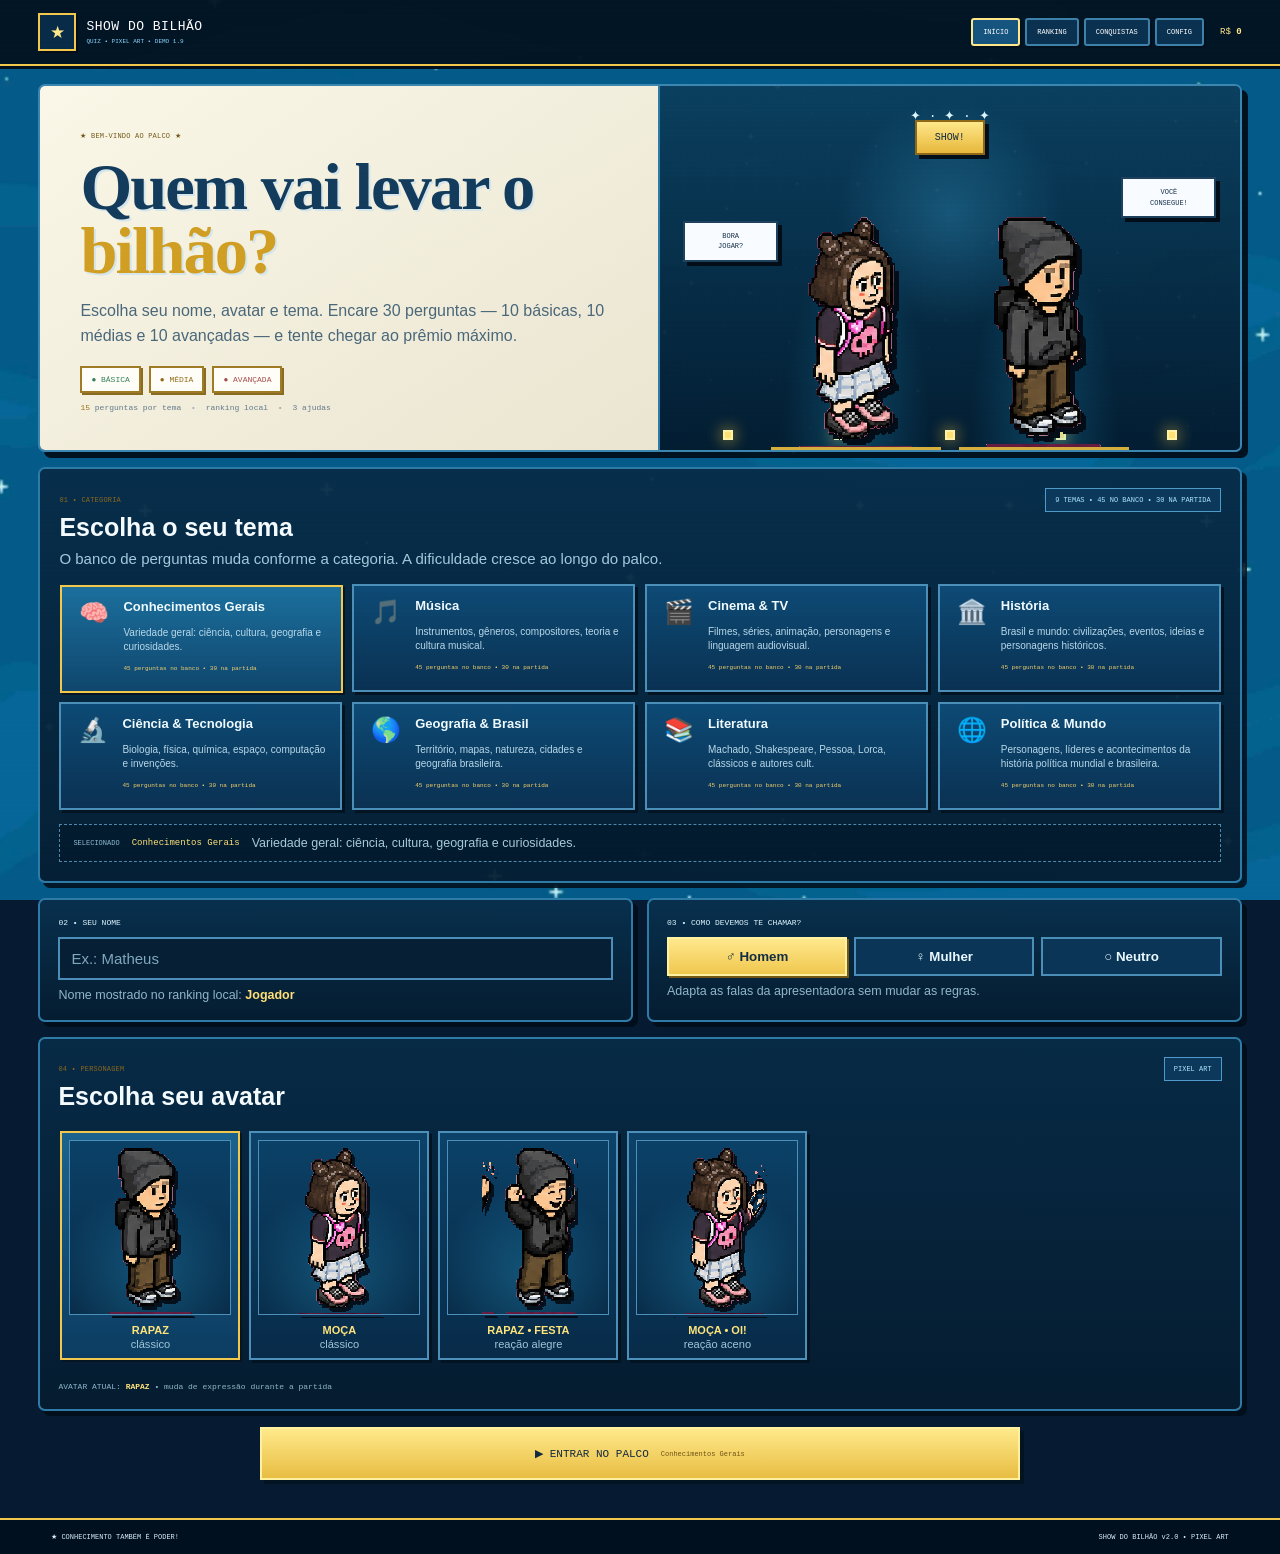
<file: show-do-bilhao-v2.1-cult/index.html>
<!doctype html>
<html lang="pt-BR">
<head>
<meta charset="utf-8">
<meta name="viewport" content="width=device-width,initial-scale=1,viewport-fit=cover">
<meta name="theme-color" content="#0d2033">
<meta name="version" content="Show do Bilhão v2.2 — Desafio Cult">
<meta name="description" content="Show do Bilhão — quiz em pixel art, demo 2.0">
<title>Show do Bilhão — Demo 2.0</title>
<style id="gameStyles">
:root{--navy:#0c1b2a;--navy2:#132b40;--blue:#dcecf4;--blue2:#c9e0ec;--cream:#fff8e8;--paper:#fffdf5;--ink:#17283a;--muted:#617384;--gold:#d4aa4c;--gold2:#f1cf78;--line:#486b82;--green:#4e946a;--red:#b75b5b;--shadow:#173049;--pixel:2px}
*{box-sizing:border-box}html{scroll-behavior:smooth}body{margin:0;background:linear-gradient(#d7e8f0,#cbdfe9);color:var(--ink);font-family:Arial,Helvetica,sans-serif;font-size:15px;min-height:100vh}.scanlines{position:fixed;inset:0;pointer-events:none;z-index:50;background:repeating-linear-gradient(to bottom,rgba(255,255,255,.035) 0,rgba(255,255,255,.035) 1px,transparent 1px,transparent 4px);mix-blend-mode:soft-light}.topbar{position:sticky;top:0;z-index:20;display:flex;align-items:center;gap:18px;padding:9px max(14px,3vw);min-height:58px;background:var(--navy);border-bottom:3px solid var(--gold);color:#fff;box-shadow:0 3px 0 #08131f}.brand{display:flex;align-items:center;gap:10px;background:none;border:0;color:#fff;padding:0;text-align:left;cursor:pointer}.brand-mark{display:grid;place-items:center;width:36px;height:36px;border:2px solid var(--gold);color:var(--gold2);font-size:17px}.brand b{display:block;font:14px 'Press Start 2P',monospace;letter-spacing:.5px}.brand small{display:block;margin-top:4px;font:6px 'Press Start 2P',monospace;color:#b9cbd8}.nav{display:flex;gap:5px;margin-left:auto}.nav-btn,.menu-toggle{border:1px solid #6d8799;background:#152f45;color:#fff;padding:9px 10px;font:7px 'Press Start 2P',monospace;cursor:pointer}.nav-btn:hover,.nav-btn.active{background:#274b65;border-color:var(--gold2);color:#fff}.wallet{font:9px 'Press Start 2P',monospace;color:var(--gold2);white-space:nowrap}.menu-toggle{display:none}.app{width:min(1120px,94vw);margin:22px auto 35px}.view{display:none}.active-view{display:block}.panel{background:var(--paper);border:2px solid #29455a;box-shadow:6px 6px 0 var(--shadow)}.hero{display:grid;grid-template-columns:1.05fr .95fr;overflow:hidden;min-height:360px}.hero-copy{padding:42px 40px;background:linear-gradient(135deg,#fffaf0,#f6edda)}.eyebrow{font:8px 'Press Start 2P',monospace;letter-spacing:.2px;color:#8a671c}.hero h1{font-size:clamp(34px,5vw,58px);line-height:1.02;margin:18px 0;color:#17364e}.hero h1 span{color:#9b711e}.hero p{max-width:650px;font-size:17px;line-height:1.55;color:#516879}.ladder-mini{display:flex;gap:8px;flex-wrap:wrap;margin:24px 0 12px}.ladder-mini span{padding:8px 10px;border:1px solid #7d8f9b;font:8px 'Press Start 2P',monospace;background:#fff}.ladder-mini .basic{color:#43845e}.ladder-mini .medium{color:#9a761c}.ladder-mini .hard{color:#a74e4e}.hero-note{font:8px 'Press Start 2P',monospace;color:#65788a}.hero-note span{color:#9a731c}.hero-note i{font-style:normal;color:#aaa;margin:0 5px}.stage{position:relative;overflow:hidden;background:linear-gradient(#1a344c,#0e2234);display:flex;align-items:flex-end;justify-content:center;min-height:360px;border-left:2px solid #29455a}.stage-grid{position:absolute;inset:0;background:linear-gradient(rgba(255,255,255,.045) 1px,transparent 1px),linear-gradient(90deg,rgba(255,255,255,.045) 1px,transparent 1px);background-size:22px 22px;opacity:.55}.pixel-stars{position:absolute;top:22px;color:#e9c76e;font:13px 'Press Start 2P',monospace}.show-sign{position:absolute;top:52px;padding:12px 22px;background:#f7d774;color:#193147;border:3px solid #9b7721;box-shadow:5px 5px 0 #07131f;font:10px 'Press Start 2P',monospace}.stage-avatars{position:absolute;bottom:0;display:flex;gap:35px;align-items:end;z-index:2}.stage-avatar{width:145px;height:235px;display:flex;align-items:end;justify-content:center;background:linear-gradient(90deg,transparent 0 15%,rgba(255,255,255,.06) 15% 85%,transparent 85%);border-bottom:5px solid #b28c3e}.stage-avatar img{width:132px;height:220px;object-fit:contain;image-rendering:pixelated;filter:drop-shadow(5px 6px 0 #091522)}.bubble{position:absolute;z-index:3;padding:10px 13px;min-width:100px;background:#fff7dc;border:2px solid #1b3041;box-shadow:4px 4px 0 #091522;text-align:center;font:7px/1.5 'Press Start 2P',monospace;color:#173047}.bubble.left{left:5%;top:38%}.bubble.right{right:5%;top:28%}.stage-lights{position:absolute;bottom:10px;left:12px;right:12px;display:flex;justify-content:space-around}.stage-lights i{width:13px;height:13px;background:#e8c765;border:2px solid #fff1b0;box-shadow:0 0 14px #d9b747}.section-card{padding:24px;margin-top:18px}.section-heading{display:flex;justify-content:space-between;align-items:flex-start;gap:14px}.section-heading h2{font-size:27px;margin:8px 0 0;color:#1c3d55}.tag{padding:7px 9px;background:#e8f1f5;border:1px solid #8196a3;color:#597080;font:7px 'Press Start 2P',monospace;white-space:nowrap}.topic-intro{margin:8px 0 17px;color:var(--muted)}.topic-grid{display:grid;grid-template-columns:repeat(3,1fr);gap:11px}.topic-card{position:relative;display:grid;grid-template-columns:48px 1fr;grid-template-rows:auto auto auto;gap:4px 9px;min-height:112px;padding:14px;text-align:left;background:#f9f7ef;border:2px solid #7b919f;box-shadow:4px 4px 0 #bdc9cf;color:var(--ink);cursor:pointer;transition:transform .12s,background .12s,border-color .12s}.topic-card:hover{transform:translateY(-2px);background:#edf6fa}.topic-card.selected{transform:translate(2px,2px);background:#dcecf4;border-color:#315b76;box-shadow:1px 1px 0 #aab9c2}.topic-icon{grid-row:1/4;font-size:29px;display:grid;place-items:center}.topic-card b{font-size:14px}.topic-card small{font-size:11px;line-height:1.35;color:#617384}.topic-card em{font:7px 'Press Start 2P',monospace;color:#8d6b20;font-style:normal}.topic-selected{display:flex;align-items:center;gap:12px;flex-wrap:wrap;margin-top:14px;padding:11px 13px;border:1px dashed #8ca0ac;background:#eef5f6}.topic-selected span{font:7px 'Press Start 2P',monospace;color:#63798a}.topic-selected b{font:9px 'Press Start 2P',monospace;color:#7f601a}.topic-selected small{flex:1;min-width:180px;color:#657989}.setup-grid{display:grid;grid-template-columns:1fr 1fr;gap:18px;margin-top:18px}.field{padding:20px}.field label{display:block;font:8px 'Press Start 2P',monospace;color:#304d63;margin-bottom:10px}.field input{width:100%;padding:13px 12px;background:#fffdf5;border:2px solid #6e8798;font-size:16px;color:var(--ink);outline:0}.field input:focus{border-color:#2c5f80;box-shadow:0 0 0 3px #c7dfea}.field small{display:block;margin-top:8px;color:#6a7e8d}.field small b{color:#87651b}.choices{display:grid;grid-template-columns:repeat(3,1fr);gap:7px}.choice{padding:12px 8px;border:2px solid #7a8e9b;background:#f7f6f0;font-weight:900;cursor:pointer}.choice.selected{background:#f5d56f;border-color:#9a751d;box-shadow:2px 2px 0 #7d5c17}.avatar-grid{display:grid;grid-template-columns:repeat(4,1fr);gap:10px;margin-top:15px}.avatar-option{padding:8px;background:#f7f6f0;border:2px solid #8396a2;box-shadow:3px 3px 0 #bcc7cc;cursor:pointer;text-align:center;color:var(--ink)}.avatar-option.selected{background:#dcecf4;border-color:#315b76;box-shadow:1px 1px 0 #aab9c2}.avatar-art{height:175px;display:flex;align-items:end;justify-content:center;background:repeating-linear-gradient(0deg,#e8f2f6 0 8px,#e3edf1 8px 9px)}.avatar-art img{width:115px;height:168px;object-fit:contain;image-rendering:pixelated}.avatar-option b{display:block;font-size:11px;margin-top:9px}.avatar-option small{color:#657989}.avatar-status{margin-top:12px;font:8px 'Press Start 2P',monospace;color:#65798a}.avatar-status b{color:#8a681b}.extras-grid{display:grid;grid-template-columns:1fr 1fr;gap:18px;margin-top:18px}.extra{padding:15px}.extra-title{font:8px 'Press Start 2P',monospace;color:#2e4e64;padding-bottom:10px;border-bottom:1px solid #cbd4d9}.extra-title span{float:right;color:#8a681b}.extra-content{display:flex;align-items:center;gap:15px;min-height:125px}.extra-content img{width:120px;height:105px;object-fit:contain;image-rendering:pixelated}.extra-content b{font-size:14px}.extra-content p{color:#687d8c;line-height:1.4}.primary,.secondary,.danger{border:2px solid #29475e;cursor:pointer;font-weight:900}.primary{background:#f4cf65;color:#172b3d;padding:12px 18px;box-shadow:4px 4px 0 #18334a}.primary:hover{transform:translateY(-1px)}.primary.big{display:flex;align-items:center;justify-content:center;gap:12px;width:100%;margin-top:18px;padding:17px;font:10px 'Press Start 2P',monospace}.primary.big small{font:7px 'Press Start 2P',monospace;color:#705417}.secondary{background:#e5eef2;color:#233d52;padding:11px}.gamebar{display:grid;grid-template-columns:230px 1fr auto;align-items:center;gap:18px;padding:13px 15px}.player{display:flex;align-items:center;gap:10px}.mini-avatar{width:56px;height:66px;display:grid;place-items:end;background:#d9e9ef;border:1px solid #7e96a4;overflow:hidden}.mini-avatar img{width:53px;height:64px;object-fit:contain;image-rendering:pixelated}.player small{display:block;color:#627687;font-size:11px}.player b{display:block;margin-top:3px;font-size:16px}.progress-meta{display:flex;align-items:center;gap:10px;flex-wrap:wrap;font:8px 'Press Start 2P',monospace}.progress-meta span{color:#6b7f8e}.progress-meta #streak{margin-left:auto;color:#9a741a}.progress{height:10px;margin:8px 0 5px;background:#d9e3e7;border:1px solid #8196a2;overflow:hidden}.progress i{display:block;height:100%;width:0;background:linear-gradient(90deg,#4c8b69,#e2bd54);transition:width .25s}.progress-box>small{color:#6c7e8b}.prize{font:10px 'Press Start 2P',monospace;color:#856316;white-space:nowrap}.game-layout{display:grid;grid-template-columns:190px 1fr;gap:14px;margin-top:14px}.sidebar{padding:12px;display:flex;flex-direction:column;gap:8px;background:#f5f3e9}.side-head{display:flex;justify-content:space-between;font:7px 'Press Start 2P',monospace;color:#5d7180;padding-bottom:5px;border-bottom:1px solid #cbd3d7}.side-head b{color:#8b691c}.money-box{padding:13px;background:#e8f1f5;border:1px solid #849aa7;font:11px 'Press Start 2P',monospace;color:#7f611b}.life{display:flex;justify-content:space-between;align-items:center;text-align:left;padding:12px 10px;background:#fbfaf4;border:1px solid #8499a5;box-shadow:3px 3px 0 #bdc7cc;cursor:pointer;font-weight:900}.life:hover:not(:disabled){background:#e8f3f7}.life small{display:block;color:#758694;font-weight:400}.life:disabled{opacity:.45;cursor:not-allowed;box-shadow:1px 1px 0 #c2cbd0}.host-card{display:flex;gap:8px;align-items:center;min-height:100px;margin-top:5px;padding:8px;background:#dbeaf1;border:1px solid #7d94a2}.host-card img{width:52px;height:80px;object-fit:contain;image-rendering:pixelated}.host-card b{display:block;font:7px 'Press Start 2P',monospace;color:#3d596c;margin-bottom:7px}.host-card span{font-size:11px;line-height:1.35}.sidebar .secondary{margin-top:auto}.question{padding:20px;min-height:560px;position:relative;overflow:hidden}.question-top{display:flex;justify-content:space-between;align-items:flex-start;gap:15px}.difficulty{display:inline-block;padding:7px 9px;border:1px solid #a98a3e;background:#fff0b8;color:#866615;font:7px 'Press Start 2P',monospace}.question-topic{display:inline-block;margin-left:7px;padding:6px 8px;background:#edf4f7;border:1px solid #9aabb5;color:#597080;font:7px 'Press Start 2P',monospace}.timer-wrap{width:155px}.timer-wrap>span{display:block;text-align:right;font:8px 'Press Start 2P',monospace;color:#5b7180}.timer-wrap>span.danger{color:#a84848}.timer-wrap>span.off{color:#7e8b92}.timer{height:7px;margin-top:5px;background:#d7e1e5;border:1px solid #8296a1}.timer i{display:block;width:100%;height:100%;background:#5a8c70;transition:width .4s linear}.timer-wrap span.danger+.timer i{background:#b75b5b}.question-scene{height:95px;display:flex;align-items:end;justify-content:center;position:relative;margin:4px 0}.q-avatar{width:74px;height:84px;display:flex;align-items:end;justify-content:center;background:#dcebf1;border:1px solid #8399a5;overflow:hidden;z-index:2}.q-avatar img{width:68px;height:81px;object-fit:contain;image-rendering:pixelated}.scene-podium{position:absolute;bottom:0;width:210px;height:20px;background:#263f53;border:2px solid #6f8795;box-shadow:5px 5px 0 #152b3c}.q-plant{position:absolute;right:2%;bottom:3px;width:70px;height:70px;object-fit:contain;image-rendering:pixelated}.question h2{font-size:clamp(25px,3.3vw,38px);line-height:1.22;text-align:center;max-width:930px;margin:13px auto 22px;color:#152d43}.answers{display:grid;grid-template-columns:1fr 1fr;gap:12px}.answer{display:flex;align-items:center;gap:12px;min-height:70px;padding:13px 15px;text-align:left;background:#fcfaf1;border:2px solid #78909e;box-shadow:4px 4px 0 #bdc7cc;color:#172a3b;font-size:16px;font-weight:900;cursor:pointer;transition:.12s}.answer:hover:not(:disabled){transform:translateY(-2px);background:#eaf4f8}.answer:disabled{cursor:default}.answer-key{display:grid;place-items:center;min-width:30px;height:30px;background:#e9f0f3;border:1px solid #879ba6;font:9px 'Press Start 2P',monospace;color:#536a7a}.answer.correct{background:#d9f0df;border-color:#4e966b}.answer.correct .answer-key{background:#a9d7b7;border-color:#4e966b}.answer.wrong{background:#f5dddd;border-color:#b75b5b}.answer.disabled{opacity:.35;filter:grayscale(.3)}.reaction{min-height:35px;margin:14px auto 0;text-align:center;font:9px/1.5 'Press Start 2P',monospace;opacity:0;transform:translateY(4px);transition:.18s}.reaction.show{opacity:1;transform:none}.reaction.good{color:#28754b}.reaction.bad{color:#a34848}.explanation{display:none;max-width:820px;margin:9px auto 0;padding:10px 13px;background:#edf5f6;border-left:4px solid #7694a4;color:#5d7180;font-size:12px;line-height:1.45}.explanation.show{display:block}.next{display:block;margin:12px auto 0}.hidden{display:none!important}.page-head{padding:8px 2px 16px}.page-head h2{font-size:42px;margin:8px 0 4px;color:#193b54}.page-head p{margin:0;color:#5d7281}.ranking-panel{padding:15px}.rank-tabs{display:flex;gap:8px;margin-bottom:8px}.rank-tab{padding:9px 12px;background:#e9f1f4;border:1px solid #78909e;font-weight:900;cursor:pointer}.rank-tab.active{background:#f3d36d;border-color:#9c7720}.rank-row{display:grid;grid-template-columns:55px 1fr 140px 90px;gap:10px;align-items:center;padding:13px 8px;border-bottom:1px solid #d0d9dd}.rank-pos{font:9px 'Press Start 2P',monospace;color:#876719}.rank-name{font-weight:900}.rank-name small{display:block;color:#718492;font-size:10px;font-weight:400;margin-top:3px}.rank-score{text-align:right;font-weight:900;color:#745813}.rank-correct{text-align:right;color:#607687}.empty{text-align:center;padding:38px;color:#667b89}.achievement-grid{display:grid;grid-template-columns:repeat(3,1fr);gap:14px}.achievement{padding:18px;min-height:160px}.achievement .icon{font-size:36px}.achievement b{display:block;margin:10px 0 5px}.achievement small{display:block;color:#6c7f8c;min-height:34px}.achievement span{display:inline-block;margin-top:11px;font:7px 'Press Start 2P',monospace}.achievement.unlocked{background:#f9f4df}.achievement.locked{filter:grayscale(.8);opacity:.55}.achievement.unlocked span{color:#39805a}.settings{padding:22px;display:flex;flex-direction:column;gap:12px}.settings label{font-weight:900;padding:13px;background:#f5f2e8;border:1px solid #b6c3ca}.settings input[type=checkbox]{accent-color:#315b76;margin-right:9px}.settings input[type=number]{margin-left:8px;width:85px;padding:7px;border:1px solid #879ba6}.kbd-help{padding:12px;background:#edf4f6;border-left:4px solid #8ba0ad;color:#617582}.danger{align-self:flex-start;background:#f5dddd;color:#803d3d;padding:11px}.result{max-width:720px;margin:20px auto;text-align:center;padding:34px}.result>img{width:190px;height:105px;object-fit:contain}.result h2{font-size:38px;margin:13px 0 7px;color:#183b55}.result p{color:#5d7180}.result-topic{display:inline-block;padding:7px 10px;background:#e6f0f4;border:1px solid #8da1ad;color:#536b7c;font:8px 'Press Start 2P',monospace}.result-stats{display:flex;justify-content:center;gap:45px;margin:25px 0}.result-stats div{display:flex;flex-direction:column;gap:6px}.result-stats b{font:12px 'Press Start 2P',monospace;color:#866317}.result-stats small{color:#687d8b}.result-actions{display:flex;justify-content:center;gap:10px;flex-wrap:wrap}footer{display:flex;justify-content:space-between;gap:15px;padding:13px 4vw;background:#0c1b2a;color:#dbe7ee;border-top:3px solid var(--gold);font:7px 'Press Start 2P',monospace}.no-motion *{animation:none!important;transition:none!important}
button:focus-visible,input:focus-visible{outline:3px solid #5d8daf;outline-offset:2px}
@media(max-width:980px){.nav{display:none;position:absolute;top:58px;right:10px;padding:8px;background:#0c1b2a;border:2px solid var(--gold);box-shadow:4px 4px 0 #07131f;flex-direction:column}.nav.open{display:flex}.menu-toggle{display:block}.hero{grid-template-columns:1fr}.stage{border-left:0;border-top:2px solid #29455a}.topic-grid{grid-template-columns:1fr 1fr}.avatar-grid{grid-template-columns:repeat(2,1fr)}.gamebar{grid-template-columns:1fr auto}.progress-box{grid-column:1/-1;grid-row:2}.game-layout{grid-template-columns:1fr}.sidebar{display:grid;grid-template-columns:repeat(3,1fr);align-items:stretch}.side-head,.money-box,.host-card,.sidebar .secondary{grid-column:1/-1}.host-card{margin-top:0}.sidebar .secondary{margin-top:0}.achievement-grid{grid-template-columns:1fr 1fr}}
@media(max-width:650px){body{font-size:14px}.app{width:94vw;margin-top:14px}.topbar{padding:8px 10px}.brand b{font-size:9px}.brand small{font-size:5px}.wallet{font-size:8px}.hero-copy{padding:28px 23px}.hero h1{font-size:34px}.hero p{font-size:15px}.stage{min-height:310px}.stage-avatar{width:115px;height:205px}.stage-avatar img{width:105px;height:195px}.bubble{min-width:84px;font-size:6px;padding:8px}.section-card{padding:17px}.topic-grid{grid-template-columns:1fr}.setup-grid,.extras-grid{grid-template-columns:1fr}.choices{grid-template-columns:1fr}.avatar-grid{grid-template-columns:1fr 1fr}.avatar-art{height:145px}.avatar-art img{height:140px}.gamebar{grid-template-columns:1fr auto;gap:8px}.player b{font-size:14px}.progress-meta{font-size:7px}.prize{font-size:8px}.sidebar{grid-template-columns:1fr}.question{padding:16px;min-height:0}.question-top{flex-direction:column}.timer-wrap{width:100%}.timer-wrap>span{text-align:left}.question h2{font-size:clamp(22px,7vw,30px)}.answers{grid-template-columns:1fr}.answer{min-height:60px;font-size:15px}.q-plant{width:55px;height:55px}.result-stats{gap:18px}.result-stats b{font-size:9px}.page-head h2{font-size:34px}.achievement-grid{grid-template-columns:1fr}.rank-row{grid-template-columns:40px 1fr 95px}.rank-correct{display:none}footer{flex-direction:column;font-size:5px}}
@media(max-width:390px){.avatar-grid{grid-template-columns:1fr}.stage-avatars{gap:5px}.stage-avatar{width:105px}.bubble{display:none}.hero h1{font-size:30px}}
@media(prefers-reduced-motion:reduce){*,*:before,*:after{animation:none!important;transition:none!important}}
.lives{letter-spacing:2px;font-size:1.05em;white-space:nowrap}.life-panel{margin:10px 0;padding:10px;border:1px solid rgba(20,50,80,.18);border-radius:10px;background:rgba(255,255,255,.65)}.life-panel>b{font-size:.72rem}.life-hearts{height:5px;background:linear-gradient(90deg,#d94c58 0 100%);margin:7px 0;border-radius:9px;transition:width .25s ease}.life-panel small{font-size:.68rem;color:#52677a}.result-stats{grid-template-columns:repeat(4,1fr)}
@media(max-width:700px){.result-stats{grid-template-columns:repeat(2,1fr)}.lives{font-size:.9em}.life-panel{margin:7px 0}}


/* =========================================================
   V1.9 — VISUAL POLISH
   Somente apresentação: não altera regras da partida.
   ========================================================= */
:root{
  --navy:#0b1c2c;
  --navy2:#17344a;
  --blue:#eaf4f8;
  --blue2:#d7e9f1;
  --cream:#fffaf0;
  --paper:#fffdf7;
  --ink:#173149;
  --muted:#647b8b;
  --gold:#c9a44d;
  --gold2:#efd17b;
  --line:#668296;
  --shadow:#17334a;
}
html{background:#dcecf3}
body{
  background:
    radial-gradient(circle at 50% -10%,rgba(255,255,255,.8),transparent 42%),
    linear-gradient(180deg,#e9f4f8 0%,#d9eaf1 52%,#d1e4ec 100%);
  font-size:15px;
}
.scanlines{opacity:.18}
.topbar{
  min-height:62px;
  padding:8px clamp(12px,2.8vw,34px);
  gap:16px;
  box-shadow:0 3px 0 rgba(8,24,37,.55);
}
.brand-mark{
  width:38px;height:38px;
  background:#122b40;
  box-shadow:2px 2px 0 #07131e;
}
.brand b{font-size:13px}
.nav-btn,.menu-toggle{
  border:1px solid #71899a;
  background:#19344a;
  padding:8px 10px;
  box-shadow:2px 2px 0 #081725;
}
.nav-btn:hover,.nav-btn.active{background:#274d68}
.app{width:min(1080px,92vw);margin:18px auto 34px}
.panel{
  border:1px solid #49677b;
  border-radius:4px;
  box-shadow:4px 4px 0 rgba(19,48,71,.28);
}
.hero{
  min-height:315px;
  grid-template-columns:1.08fr .92fr;
  border-radius:5px;
}
.hero-copy{
  padding:34px 36px;
  background:linear-gradient(135deg,#fffdf7,#f7f0df);
}
.eyebrow{font-size:7px}
.hero h1{
  font-size:clamp(40px,4.8vw,56px);
  margin:14px 0 16px;
  letter-spacing:-1.5px;
}
.hero p{font-size:15px;line-height:1.55;max-width:590px}
.ladder-mini{margin:18px 0 10px}
.ladder-mini span{
  padding:7px 9px;
  background:#fffdf7;
  border-color:#9aaab3;
}
.stage{
  min-height:315px;
  border-left:1px solid #49677b;
  background:
    radial-gradient(circle at 50% 28%,rgba(79,132,163,.32),transparent 34%),
    linear-gradient(180deg,#294e67 0%,#17364c 55%,#10283b 100%);
}
.stage-grid{background-size:18px 18px;opacity:.28}
.show-sign{
  top:34px;
  padding:10px 18px;
  border-width:2px;
  box-shadow:3px 3px 0 #07131f;
}
.stage-avatars{gap:18px}
.stage-avatar{
  width:155px;height:230px;
  border-bottom:3px solid #b9933d;
  background:linear-gradient(90deg,transparent 0 10%,rgba(255,255,255,.05) 10% 90%,transparent 90%);
}
.stage-avatar img{
  width:auto;height:222px;max-width:145px;
  object-fit:contain;
}
.bubble{
  padding:8px 11px;
  min-width:95px;
  border:1px solid #263f51;
  box-shadow:3px 3px 0 #081725;
  background:#fff8df;
}
.bubble.left{left:4%;top:37%}
.bubble.right{right:4%;top:25%}
.stage-lights i{width:10px;height:10px}

.section-card{padding:20px;margin-top:16px}
.section-heading h2{font-size:23px}
.topic-grid{grid-template-columns:repeat(4,1fr);gap:9px}
.topic-card{
  min-height:105px;
  padding:11px;
  grid-template-columns:40px 1fr;
  background:#fbfaf5;
  border:1px solid #8ca0ab;
  box-shadow:3px 3px 0 #c6d1d6;
}
.topic-card:hover{background:#f0f7fa}
.topic-card.selected{
  background:#e1eff5;
  border-color:#466b82;
  box-shadow:1px 1px 0 #b4c3cb;
}
.topic-icon{font-size:24px}
.topic-card b{font-size:13px}
.topic-card small{font-size:10px}
.topic-card em{font-size:6px}

.setup-grid,.extras-grid{gap:14px;margin-top:14px}
.field{padding:17px}
.field input{padding:11px;font-size:15px}
.choice{padding:10px 7px}
.avatar-grid{gap:8px}
.avatar-option{
  padding:7px;
  border:1px solid #8299a6;
  box-shadow:2px 2px 0 #c4ced2;
  background:#fbfaf6;
}
.avatar-option.selected{
  background:#e2eff4;
  border-color:#456a80;
  box-shadow:1px 1px 0 #aebdc5;
}
.avatar-art{
  height:190px;
  background:
    linear-gradient(180deg,#eaf4f8,#dbeaf0);
  border:1px solid #c4d3da;
}
.avatar-art img{
  width:auto;
  height:185px;
  max-width:155px;
  object-fit:contain;
  image-rendering:auto;
  image-rendering:pixelated;
}
.avatar-option b{font-size:11px}
.extra-content img{width:105px;height:95px}
.primary{box-shadow:3px 3px 0 #18334a}
.primary.big{margin-top:15px;padding:14px}
.gamebar{gap:14px;padding:11px 13px}
.game-layout{grid-template-columns:180px 1fr;gap:12px}
.sidebar{padding:10px}
.question{padding:18px}
.question h2{font-size:clamp(27px,3.5vw,39px);line-height:1.2}
.answer{
  min-height:58px;
  padding:14px 16px;
  border:1px solid #8da0aa;
  box-shadow:2px 2px 0 #c5d0d5;
  background:#fbfaf5;
}
.answer:hover{background:#eaf4f8}
.q-avatar img{
  width:auto;
  height:155px;
  max-width:120px;
  object-fit:contain;
  image-rendering:pixelated;
}
.mini-avatar{
  width:58px;height:68px;
  background:#e6f2f6;
}
.mini-avatar img{width:auto;height:66px;max-width:55px}
.host-card img{width:auto;height:82px;max-width:65px;object-fit:contain}
.result{padding:30px}
footer{margin-top:20px}

@media (max-width:900px){
  .app{width:min(94vw,760px)}
  .hero{grid-template-columns:1fr;min-height:0}
  .hero-copy{padding:28px}
  .hero h1{font-size:clamp(38px,8vw,52px)}
  .stage{min-height:300px;border-left:0;border-top:1px solid #49677b}
  .topic-grid{grid-template-columns:repeat(2,1fr)}
  .avatar-art{height:180px}
  .avatar-art img{height:175px}
}
@media (max-width:650px){
  .topbar{min-height:54px}
  .brand b{font-size:9px}
  .brand small{font-size:5px}
  .nav{gap:3px}
  .nav-btn{padding:7px 7px;font-size:6px}
  .app{width:94vw;margin-top:12px}
  .hero-copy{padding:23px 19px}
  .hero h1{font-size:34px;letter-spacing:-.8px}
  .hero p{font-size:14px}
  .stage{min-height:260px}
  .stage-avatar{width:125px;height:205px}
  .stage-avatar img{height:198px;max-width:120px}
  .topic-grid{grid-template-columns:1fr}
  .avatar-grid{grid-template-columns:1fr 1fr}
  .avatar-art{height:165px}
  .avatar-art img{height:160px;max-width:135px}
  .game-layout{grid-template-columns:1fr}
  .sidebar{display:grid;grid-template-columns:repeat(3,1fr)}
  .side-head,.money-box,.host-card,.sidebar .secondary{grid-column:1/-1}
}
@media (max-width:430px){
  .avatar-grid{grid-template-columns:1fr}
  .stage-avatars{gap:3px}
  .stage-avatar{width:105px}
  .stage-avatar img{height:185px}
  .bubble{display:none}
}

/* =========================================================
   V2.0 — IDENTIDADE GRÁFICA PIXEL SPACE
   Apenas apresentação/layout/assets. Regras da partida preservadas.
   ========================================================= */
:root{
  --space:#061b31; --space2:#0a2d4a; --hud:#0b3558; --hud2:#124d7a;
  --hudline:#45b9ed; --hudline2:#86dcff; --gold:#f1c84b; --gold2:#ffe78a;
  --white:#f4fbff; --text:#d9efff; --muted:#9fc4d9; --danger:#ff6e73;
  --paper:rgba(7,34,57,.91); --ink:#eaf7ff; --shadow:#02101d;
}
html{background:#061b31}
body{
  background:#061b31 url('assets/background-space.png') center top / cover fixed no-repeat;
  color:var(--text); font-family:Arial,Helvetica,sans-serif; min-height:100vh;
}
body:before{content:"";position:fixed;inset:0;z-index:-1;pointer-events:none;background:linear-gradient(180deg,rgba(1,15,29,.12),rgba(1,15,29,.58));}
.scanlines{opacity:.08;background:repeating-linear-gradient(to bottom,rgba(255,255,255,.18) 0,rgba(255,255,255,.18) 1px,transparent 1px,transparent 5px)}
.topbar{min-height:66px;padding:8px clamp(12px,3vw,42px);background:rgba(3,19,34,.96);border-bottom:2px solid var(--gold);box-shadow:0 3px 0 #02101d}
.brand-mark{border:2px solid var(--gold);background:#082b48;color:var(--gold2);box-shadow:2px 2px 0 #020d18}
.brand b{font-size:13px;text-shadow:2px 2px 0 #061426}.brand small{color:#8bd8ff}
.nav-btn,.menu-toggle{border:2px solid #3d80a9;background:#0b3150;color:#fff;border-radius:3px;box-shadow:2px 2px 0 #02111d}
.nav-btn:hover,.nav-btn.active{background:#15547e;border-color:var(--gold2);color:#fff}
.wallet{color:var(--gold2);text-shadow:1px 1px 0 #07111c}
.app{width:min(1260px,94vw);margin:18px auto 38px}
.panel{background:linear-gradient(180deg,rgba(8,45,74,.94),rgba(5,28,49,.94));border:2px solid #2f7ba8;border-radius:7px;box-shadow:5px 5px 0 rgba(1,13,25,.85);color:var(--text)}
.hero{min-height:360px;grid-template-columns:1.03fr .97fr;border-color:#3b86b1;box-shadow:6px 6px 0 rgba(0,10,20,.9)}
.hero-copy{padding:38px 40px;background:linear-gradient(145deg,rgba(255,251,235,.98),rgba(244,237,215,.96));color:#173149}
.hero-copy .eyebrow{color:#725919}.hero h1{font-family:Georgia,'Times New Roman',serif;font-size:clamp(43px,5.2vw,68px);line-height:.96;letter-spacing:-2px;color:#123b5c;text-shadow:2px 2px 0 #d4e5eb}.hero h1 span{color:#d09e22}.hero p{color:#496779;font-size:16px}.ladder-mini span{background:#fffdf7;border:2px solid #9f7b25;box-shadow:2px 2px 0 #8a6b22;color:#1d3b51}.ladder-mini .basic{color:#347f59}.ladder-mini .medium{color:#8f6b17}.ladder-mini .hard{color:#a54d4d}.hero-note{color:#60798a}
.stage{min-height:360px;border-left:2px solid #2f7ba8;background:radial-gradient(circle at 50% 35%,rgba(61,174,224,.28),transparent 30%),linear-gradient(180deg,rgba(11,61,91,.92),rgba(3,26,46,.96)),url('assets/background-space.png') center/cover}
.stage-grid{background-size:24px 24px;opacity:.18}.pixel-stars{color:#d9f5ff}.show-sign{top:34px;background:linear-gradient(#ffe78a,#e7b83b);border:2px solid #8c6818;color:#102b43;box-shadow:4px 4px 0 #020e1a}
.stage-avatar{width:170px;height:245px;border-bottom:3px solid #d5ae3e;background:radial-gradient(ellipse at center bottom,rgba(42,202,255,.22),transparent 62%)}
.stage-avatar img{height:230px;max-width:155px;filter:drop-shadow(5px 6px 0 #020d17)}
.bubble{background:#f8fbff;color:#173149;border:2px solid #1e425d;box-shadow:4px 4px 0 #020d17}.stage-lights i{background:#ffe071;border-color:#fff2a6;box-shadow:0 0 16px #f5c83d}
.section-card{padding:19px;margin-top:15px;background:linear-gradient(180deg,rgba(7,43,71,.94),rgba(5,28,48,.94))}.section-heading h2{color:#f4fbff;font-size:25px}.tag{background:#0b385b;border:1px solid #4e9aca;color:#aee5ff}.topic-intro{color:#a4c9dc}.topic-grid{grid-template-columns:repeat(4,1fr);gap:10px}.topic-card{min-height:108px;padding:12px;background:linear-gradient(180deg,#0d4a75,#0a3152);border:2px solid #4b8eb8;box-shadow:3px 3px 0 #021421;color:#effaff}.topic-card:hover{background:linear-gradient(180deg,#135c8e,#0c3c61);border-color:#86dfff}.topic-card.selected{background:linear-gradient(180deg,#1b6f9d,#0f466d);border-color:var(--gold);box-shadow:2px 2px 0 #071522;transform:translate(1px,1px)}.topic-card b{font-size:13px}.topic-card small{color:#b8d8e9}.topic-card em{color:#f5d16a}.topic-selected{background:rgba(2,24,42,.62);border:1px dashed #4d89ad}.topic-selected span{color:#8ebad0}.topic-selected b{color:#ffe27a}.topic-selected small{color:#a5c9dc}
.setup-grid{grid-template-columns:1fr 1fr;gap:14px;margin-top:15px}.field{padding:18px;background:linear-gradient(180deg,rgba(8,49,79,.94),rgba(5,29,49,.94))}.field label{color:#dff5ff}.field input{background:#061f35;border:2px solid #4b8eb8;color:#f3fbff}.field input::placeholder{color:#7fa8bf}.field input:focus{border-color:#8be0ff;box-shadow:0 0 0 3px rgba(75,176,226,.2)}.field small{color:#91b6ca}.field small b{color:#ffe078}.choice{background:#0a3556;border:2px solid #4b8eb8;color:#e9f8ff}.choice.selected{background:linear-gradient(#ffe88c,#efc74e);border-color:#fff0a2;color:#142d43;box-shadow:2px 2px 0 #755812}
.avatar-panel{padding:18px}.avatar-grid-v2{display:flex;gap:9px;overflow-x:auto;padding:5px 2px 10px;scrollbar-color:#5aa7d2 #07233a}.avatar-option{flex:0 0 180px;padding:7px;background:linear-gradient(180deg,#0c4269,#082b49);border:2px solid #4c8fb9;box-shadow:3px 3px 0 #021421;color:#f1fbff}.avatar-option:hover{border-color:#86ddff;background:#104e78}.avatar-option.selected{background:linear-gradient(180deg,#1b638e,#0c3c61);border-color:var(--gold);box-shadow:2px 2px 0 #061522}.avatar-art{height:175px;background:radial-gradient(circle at 50% 78%,rgba(49,188,238,.25),transparent 58%),linear-gradient(180deg,#0b4167,#082b48);border:1px solid #4c8fb9}.avatar-art img{height:166px;width:auto;max-width:140px;object-fit:contain;image-rendering:pixelated;filter:drop-shadow(3px 4px 0 #02111b)}.avatar-option b{color:#ffe47c}.avatar-option small{color:#9fc5d8}.avatar-status{color:#8fb7cb}.avatar-status b{color:#ffe47c}
/* Home: the plant remains a decorative accent instead of a separate panel. */
.home .extras-grid{display:none}.home .extra{display:none}
.primary{background:linear-gradient(#ffe98b,#e8bd42);border:2px solid #fff0a0;color:#122a40;box-shadow:4px 4px 0 #021321}.primary:hover{filter:brightness(1.06)}.primary.big{margin-top:16px;padding:18px;font-size:11px;max-width:760px;margin-left:auto;margin-right:auto}.primary.big small{color:#6e5415}.secondary{background:#0a3555;border:2px solid #4d8eb8;color:#e8f8ff;box-shadow:2px 2px 0 #021421}.secondary:hover{background:#104c76}
.gamebar{background:linear-gradient(180deg,rgba(6,41,68,.97),rgba(4,25,43,.97));border-color:#347da9}.player small{color:#8db5c9}.player b{color:#fff}.mini-avatar{background:#082d4a;border:1px solid #4d8fb7}.progress-meta{color:#eaf8ff}.progress-meta span{color:#9dc4d7}.progress{background:#06233a;border:1px solid #477f9e}.progress i{background:linear-gradient(90deg,#36c7ff,#ffe071)}.progress-box>small{color:#8eafc0}.prize{color:#ffe072;text-shadow:2px 2px 0 #03111e}
.game-layout{gap:13px}.sidebar{background:linear-gradient(180deg,rgba(7,43,70,.97),rgba(4,26,44,.97));border-color:#347da9}.side-head{color:#a7c8d9;border-bottom-color:#2d688d}.side-head b{color:#ffe074}.money-box{background:#062842;border-color:#3f80a4;color:#ffe173}.life{background:#0a3555;border-color:#477f9f;color:#eaf8ff;box-shadow:2px 2px 0 #021421}.life:hover:not(:disabled){background:#104d76}.life small{color:#91b5c7}.life-panel{background:rgba(3,22,38,.62);border-color:#2c6689}.life-panel small{color:#86aabd}.life-hearts{background:linear-gradient(90deg,#ff5964,#ffb15b)}.host-card{background:#082f4d;border-color:#397da5;color:#e9f8ff}.host-card span{color:#8eb5c7}
.question{background:linear-gradient(180deg,rgba(5,33,54,.98),rgba(3,22,39,.98));border-color:#347da9}.difficulty{background:#0d507b;border-color:#54a4ce;color:#bcecff}.question-topic{color:#9bc1d4}.timer-wrap>span{color:#ffe071}.timer{background:#06243b;border-color:#3d7d9f}.timer i{background:linear-gradient(90deg,#41cfff,#ffe071)}.question-scene{background:radial-gradient(ellipse at center bottom,rgba(32,158,213,.22),transparent 58%)}.scene-podium{background:linear-gradient(#1d739b,#0c3d5e);border-color:#55c8ef;box-shadow:0 0 20px rgba(53,199,255,.22)}.question h2{color:#f2fbff;text-shadow:2px 2px 0 #02101c}.answer{background:#082f4d;border-color:#477f9f;box-shadow:3px 3px 0 #021421;color:#eefaff}.answer:hover:not(:disabled){background:#0e4b73;border-color:#7bdcff}.answer-key{background:#0e476b;border-color:#4d8fb4;color:#c8edff}.answer.correct{background:#0e523d;border-color:#4bc58b}.answer.correct .answer-key{background:#1b7758;border-color:#4bc58b;color:#fff}.answer.wrong{background:#5a2830;border-color:#ed6870}.answer.disabled{opacity:.3}.reaction.good{color:#7ff0b4}.reaction.bad{color:#ff858a}.explanation{background:#082d49;border-left-color:#3da3cf;color:#9fc4d6}.lives{color:#ff7079}
.page-head h2{color:#f3fbff}.page-head p{color:#9dbecf}.ranking-panel,.settings,.achievement{background:linear-gradient(180deg,rgba(7,43,70,.96),rgba(4,26,44,.96))}.rank-tabs .rank-tab{background:#0a3555;border-color:#4b8eb8;color:#eaf8ff}.rank-tab.active{background:#efc94f;border-color:#fff0a0;color:#172d41}.rank-row{border-bottom-color:#1d506c}.rank-name{color:#f3fbff}.rank-name small,.rank-correct{color:#8eafc0}.rank-score{color:#ffe173}.achievement.unlocked{background:#0b3d5d}.achievement.locked{background:#08283f}.settings label{background:#092f4d;border-color:#346f93;color:#dceff9}.kbd-help{background:#082e4a;border-left-color:#4aa7d2;color:#8fb7ca}.danger{background:#542a31;color:#ffd7d9;border-color:#b9535b}.result{background:linear-gradient(180deg,rgba(7,43,70,.97),rgba(4,26,44,.97));border-color:#347da9}.result h2{color:#fff}.result p{color:#9bbdce}.result-topic{background:#0a3555;border-color:#4c8fb6;color:#bce5f7}.result-stats b{color:#ffe071}.result-stats small{color:#8fb3c5}
footer{background:rgba(2,16,29,.97);border-top:2px solid var(--gold);color:#d8edf8}.no-motion *{animation:none!important;transition:none!important}
@media(max-width:980px){.topic-grid{grid-template-columns:repeat(2,1fr)}.avatar-grid-v2{display:grid;grid-template-columns:repeat(2,minmax(150px,1fr));overflow:visible}.avatar-option{flex-basis:auto}.hero{grid-template-columns:1fr}.stage{border-left:0;border-top:2px solid #2f7ba8}}
@media(max-width:650px){body{background-attachment:scroll}.app{width:95vw}.topbar{min-height:58px}.hero-copy{padding:28px 22px}.hero h1{font-size:38px}.hero p{font-size:14px}.stage{min-height:315px}.stage-avatar{width:130px;height:210px}.stage-avatar img{height:198px;max-width:118px}.bubble{font-size:6px}.setup-grid{grid-template-columns:1fr}.topic-grid{grid-template-columns:1fr}.avatar-grid-v2{grid-template-columns:1fr 1fr}.avatar-art{height:150px}.avatar-art img{height:142px}.primary.big{font-size:9px}.gamebar{grid-template-columns:1fr auto}.sidebar{grid-template-columns:1fr}.question h2{font-size:clamp(23px,7vw,31px)}}
@media(max-width:390px){.avatar-grid-v2{grid-template-columns:1fr}.stage-avatars{gap:4px}.stage-avatar{width:105px}.bubble{display:none}}

</style>
</head>
<body>
<div class="scanlines" aria-hidden="true"></div>
<header class="topbar">
  <button class="brand" data-view="home" aria-label="Voltar ao início"><span class="brand-mark">★</span><span><b>SHOW DO BILHÃO</b><small>QUIZ • PIXEL ART • DEMO 1.9</small></span></button>
  <nav class="nav" aria-label="Menu principal">
    <button class="nav-btn active" data-view="home">INÍCIO</button>
    <button class="nav-btn" data-view="ranking">RANKING</button>
    <button class="nav-btn" data-view="achievements">CONQUISTAS</button>
    <button class="nav-btn" data-view="config">CONFIG</button>
  </nav>
  <div class="wallet">R$ <b id="money">0</b></div><button class="menu-toggle" id="menuToggle" aria-label="Abrir menu">☰</button>
</header>

<main class="app">
<section id="home" class="view active-view home">
  <div class="hero panel">
    <div class="hero-copy">
      <span class="eyebrow">★ BEM-VINDO AO PALCO ★</span>
      <h1>Quem vai levar o <span>bilhão?</span></h1>
      <p>Escolha seu nome, avatar e tema. Encare 30 perguntas — 10 básicas, 10 médias e 10 avançadas — e tente chegar ao prêmio máximo.</p>
      <div class="ladder-mini"><span class="basic">● BÁSICA</span><span class="medium">● MÉDIA</span><span class="hard">● AVANÇADA</span></div>
      <div class="hero-note"><span>15</span> perguntas por tema <i>•</i> ranking local <i>•</i> 3 ajudas</div>
    </div>
    <div class="stage">
      <div class="stage-grid"></div><div class="pixel-stars">✦ · ✦ · ✦</div><div class="show-sign">SHOW!</div>
      <div class="stage-avatars"><div class="stage-avatar"><img id="heroFemale" src="assets/avatar-feminino-v2-normal.png?v=20" alt="Avatar feminino"></div><div class="stage-avatar"><img id="heroMale" src="assets/avatar-masculino-v2-normal.png?v=20" alt="Avatar masculino"></div></div>
      <div class="bubble left">BORA<br>JOGAR?</div><div class="bubble right">VOCÊ<br>CONSEGUE!</div>
      <div class="stage-lights"><i></i><i></i><i></i><i></i><i></i></div>
    </div>
  </div>

  <div class="panel section-card topic-panel">
    <div class="section-heading"><div><span class="eyebrow">01 • CATEGORIA</span><h2>Escolha o seu tema</h2></div><span class="tag">9 TEMAS • 45 NO BANCO • 30 NA PARTIDA</span></div>
    <p class="topic-intro">O banco de perguntas muda conforme a categoria. A dificuldade cresce ao longo do palco.</p>
    <div id="topicGrid" class="topic-grid"></div>
    <div class="topic-selected"><span>SELECIONADO</span><b id="selectedTopicName">Conhecimentos Gerais</b><small id="selectedTopicDesc"></small></div>
  </div>

  <div class="setup-grid">
    <div class="panel field"><label for="username">02 • SEU NOME</label><input id="username" maxlength="18" autocomplete="nickname" placeholder="Ex.: Matheus"><small>Nome mostrado no ranking local: <b id="namePreview">Jogador</b></small></div>
    <div class="panel field"><label>03 • COMO DEVEMOS TE CHAMAR?</label><div class="choices"><button class="choice selected" data-gender="masculino">♂ Homem</button><button class="choice" data-gender="feminino">♀ Mulher</button><button class="choice" data-gender="neutro">○ Neutro</button></div><small>Adapta as falas da apresentadora sem mudar as regras.</small></div>
  </div>

  <div class="panel section-card avatar-panel">
    <div class="section-heading"><div><span class="eyebrow">04 • PERSONAGEM</span><h2>Escolha seu avatar</h2></div><span class="tag">PIXEL ART</span></div>
    <div class="avatar-grid avatar-grid-v2">
      <button class="avatar-option selected" data-avatar="masculino" data-state="normal"><span class="avatar-art"><img src="assets/avatar-masculino-v2-normal.png?v=20" alt="Rapaz"></span><b>RAPAZ</b><small>clássico</small></button>
      <button class="avatar-option" data-avatar="feminino" data-state="normal"><span class="avatar-art"><img src="assets/avatar-feminino-v2-normal.png?v=20" alt="Moça"></span><b>MOÇA</b><small>clássico</small></button>
      <button class="avatar-option" data-avatar="masculino" data-state="happy"><span class="avatar-art"><img src="assets/avatar-masculino-v2-happy.png?v=20" alt="Rapaz sorrindo"></span><b>RAPAZ • FESTA</b><small>reação alegre</small></button>
      <button class="avatar-option" data-avatar="feminino" data-state="wave"><span class="avatar-art"><img src="assets/avatar-feminino-v2-wave.png?v=20" alt="Moça acenando"></span><b>MOÇA • OI!</b><small>reação aceno</small></button>
    </div>
    <div class="avatar-status">AVATAR ATUAL: <b id="avatarName">RAPAZ</b> <span>• muda de expressão durante a partida</span></div>
  </div>

  <div class="extras-grid">
    <div class="panel extra"><div class="extra-title">🌱 PLANTA DA SORTE <span>ANIMADA</span></div><div class="extra-content"><img src="assets/planta-sorte.gif" alt="Planta carnívora animada"><div><b>Ela está de olho em você.</b><p>Pequenas reações aparecem durante a partida.</p></div></div></div>
    <div class="panel extra"><div class="extra-title">💰 SACOLAS HC <span>RECOMPENSA</span></div><div class="extra-content"><img src="assets/sacolas-hc.gif" alt="Sacolas HC"><div><b>Prêmios e colecionáveis.</b><p>Base para futuras conquistas e economia do jogo.</p></div></div></div>
  </div>
  <button id="startBtn" class="primary big">▶ ENTRAR NO PALCO <small id="startTopic">Conhecimentos Gerais</small></button>
</section>

<section id="game" class="view">
 <div class="gamebar panel">
   <div class="player"><div class="mini-avatar"><img id="gameAvatar" src="assets/avatar-masculino-v2-normal.png?v=20" alt=""></div><div><small id="greeting">Boa sorte!</small><b id="playerName">Jogador</b></div></div>
   <div class="progress-box"><div class="progress-meta"><b id="roundLabel">PERGUNTA 1/30</b><span id="gameTopic">Conhecimentos Gerais</span><span id="streak">🔥 0</span><span class="lives" id="lives" aria-label="Vidas">❤❤❤</span></div><div class="progress"><i id="progress"></i></div><small><span id="progressText">0/30</span> • próximo: <b id="prizeNext">R$ 1.000</b></span> <b id="errors">ERROS 0/3</b></small></div>
   <div class="prize">R$ <b id="prize">0</b></div>
 </div>
 <div class="game-layout">
  <aside class="sidebar panel">
   <div class="side-head"><span>PAINEL</span><b>AJUDAS</b></div><div class="money-box">R$ <b id="sidePrize">0</b></div><div class="life-panel"><b>VIDAS</b><div class="life-hearts" id="lifeBar" style="width:100%"></div><small>3 erros encerram a partida</small></div>
   <button class="life" id="hint50"><span>50:50</span><small>elimina 2</small></button><button class="life" id="hintAudience"><span>👥 PLATEIA</span><small>palpite</small></button><button class="life" id="hintSkip"><span>⏭ PULAR</span><small>1 vez</small></button>
   <div class="host-card"><img id="hostAvatar" src="assets/avatar-feminino-v2-normal.png?v=20" alt="Apresentadora"><div><b>APRESENTADORA</b><span id="hostLine">A apresentadora está de olho...</span></div></div>
   <button class="secondary" id="quitBtn">⏹ SAIR DA PARTIDA</button>
  </aside>
  <article class="question panel">
   <div class="question-top"><div><span class="difficulty" id="difficulty">BÁSICA</span><span class="question-topic" id="questionTopic">Conhecimentos Gerais</span></div><div class="timer-wrap"><span id="timer">⏱ 30s</span><div class="timer"><i id="timerBar"></i></div></div></div>
   <div class="question-scene"><div class="q-avatar"><img id="questionAvatar" src="assets/avatar-masculino-v2-normal.png?v=20" alt="Seu avatar"></div><div class="scene-podium"></div><img class="q-plant" src="assets/planta-sorte.gif" alt="Planta da sorte"></div>
   <h2 id="question">Pergunta</h2><div id="answers" class="answers"></div>
   <div id="reaction" class="reaction" aria-live="polite"></div><div id="explanation" class="explanation" aria-live="polite"></div>
   <button id="nextBtn" class="primary next hidden">PRÓXIMA ▶</button>
  </article>
 </div>
</section>

<section id="ranking" class="view"><div class="page-head"><span class="eyebrow">PLACAR LOCAL</span><h2>Ranking</h2><p>Resultados ficam salvos somente neste navegador.</p></div><div class="panel ranking-panel"><div class="rank-tabs"><button class="rank-tab active" data-rank="all">GERAL</button><button class="rank-tab" data-rank="perfect">30/30</button></div><div id="rankingList"></div></div></section>
<section id="achievements" class="view"><div class="page-head"><span class="eyebrow">COLEÇÃO</span><h2>Conquistas</h2><p>Medalhas por acertos, sequência e prêmio.</p></div><div id="achievementGrid" class="achievement-grid"></div></section>
<section id="config" class="view"><div class="page-head"><span class="eyebrow">PREFERÊNCIAS</span><h2>Configurações</h2><p>Ajuste o palco ao seu dispositivo.</p></div><div class="panel settings"><label><input type="checkbox" id="soundToggle" checked> Sons e efeitos</label><label><input type="checkbox" id="motionToggle" checked> Animações pixel art</label><label><input type="checkbox" id="compactToggle"> Interface compacta</label><label><input type="checkbox" id="timerToggle" checked> Cronômetro por pergunta</label><label class="timer-setting">Tempo: <input type="number" id="timerSeconds" min="10" max="60" step="5" value="30"> segundos</label><p class="kbd-help">Teclado: <b>1–4</b> escolhe uma alternativa. No celular/tablet, toque normalmente.</p><button id="clearData" class="danger">LIMPAR RANKING LOCAL</button></div></section>
<section id="result" class="view"><div class="result panel"><img src="assets/sacolas-hc.gif" alt="Sacolas HC"><span class="eyebrow">FIM DE JOGO</span><h2 id="resultTitle">Resultado</h2><p id="resultText"></p><div class="result-topic" id="resultTopic">Conhecimentos Gerais</div><div class="result-stats"><div><b id="resultPrize">R$ 0</b><small>prêmio</small></div><div><b id="resultCorrect">0/30</b><small>acertos</small></div><div><b id="resultErrors">0/3</b><small>erros</small></div><div><b id="resultBest">0</b><small>sequência</small></div></div><div class="result-actions"><button id="retryBtn" class="primary">↻ TENTAR DE NOVO</button><button id="restartBtn" class="secondary">⌂ VOLTAR AO INÍCIO</button><button class="secondary" data-view="ranking">🏆 VER RANKING</button></div></div></section>
</main>
<footer><span>★ CONHECIMENTO TAMBÉM É PODER!</span><span>SHOW DO BILHÃO v2.0 • PIXEL ART</span></footer>
<script id="gameScript">
const PRIZES=[1000,2000,3000,4000,5000,6000,7000,8000,9000,10000,15000,25000,35000,45000,55000,65000,75000,85000,95000,100000,150000,250000,350000,450000,550000,650000,750000,850000,900000,1000000];
const raw={
'Conhecimentos Gerais':[
['BÁSICA','Qual é o maior planeta do Sistema Solar?',['Terra','Júpiter','Marte','Vênus'],1],
['BÁSICA','Qual é a capital do Brasil?',['Rio de Janeiro','Brasília','Salvador','São Paulo'],1],
['BÁSICA','Quantos lados tem um triângulo?',['2','3','4','5'],1],
['BÁSICA','Qual animal é conhecido popularmente como “rei da selva”?',['Tigre','Leão','Lobo','Onça'],1],
['BÁSICA','Qual é o resultado de 7 × 8?',['54','56','64','48'],1],
['MÉDIA','Qual é o símbolo químico do ferro?',['Fe','Ir','F','Fr'],0],
['MÉDIA','Qual é a unidade básica de informação digital?',['Byte','Bit','Pixel','Hertz'],1],
['MÉDIA','Qual é a raiz quadrada de 144?',['10','11','12','14'],2],
['MÉDIA','Qual é o maior oceano da Terra?',['Atlântico','Índico','Pacífico','Ártico'],2],
['MÉDIA','Qual órgão bombeia o sangue pelo corpo?',['Pulmão','Fígado','Coração','Rim'],2],
['AVANÇADA','Qual é o número atômico do carbono?',['6','8','12','14'],0],
['AVANÇADA','Qual princípio afirma que a energia não é criada nem destruída, apenas transformada?',['Inércia','Conservação da energia','Arquimedes','Exclusão de Pauli'],1],
['AVANÇADA','Qual é a unidade SI de resistência elétrica?',['Volt','Watt','Ohm','Ampere'],2],
['AVANÇADA','Em genética, qual molécula normalmente armazena a informação hereditária?',['ATP','DNA','Lipídio','Glicogênio'],1],
['AVANÇADA','Qual instrumento mede a pressão atmosférica?',['Termômetro','Barômetro','Higrômetro','Anemômetro'],1]],
'Música':[
['BÁSICA','Qual instrumento tem teclas pretas e brancas?',['Violino','Piano','Flauta','Trompete'],1],
['BÁSICA','Quantas cordas tem um violão tradicional?',['4','5','6','7'],2],
['BÁSICA','Qual símbolo indica silêncio na música?',['Pausa','Clave','Nota','Andamento'],0],
['BÁSICA','Qual destes é um gênero musical brasileiro?',['Samba','Blues','Country','Reggae'],0],
['BÁSICA','Quem é conhecido como “Rei do Pop”?',['Elvis Presley','Michael Jackson','Frank Sinatra','Bob Dylan'],1],
['MÉDIA','Qual compositor escreveu a Nona Sinfonia?',['Mozart','Beethoven','Bach','Vivaldi'],1],
['MÉDIA','Qual instrumento pertence à família das madeiras?',['Trompete','Violino','Flauta','Tímpano'],2],
['MÉDIA','O que significa BPM na música?',['Batidas por minuto','Baixos por melodia','Balanço por minuto','Batidas por música'],0],
['MÉDIA','Qual gênero nasceu no delta do Mississippi e influenciou o rock?',['Blues','Sertanejo','Tango','Fado'],0],
['MÉDIA','Qual compositor brasileiro escreveu “Aquarela do Brasil”?',['Ary Barroso','Heitor Villa-Lobos','Tom Jobim','Pixinguinha'],0],
['AVANÇADA','Qual compositor é associado às Variações Goldberg?',['Bach','Chopin','Wagner','Debussy'],0],
['AVANÇADA','Em harmonia, qual intervalo contém três tons inteiros?',['Terça menor','Trítono','Quinta justa','Oitava'],1],
['AVANÇADA','Qual é a tonalidade maior sem sustenidos nem bemóis na armadura?',['Dó maior','Ré maior','Sol maior','Lá maior'],0],
['AVANÇADA','Qual compositor brasileiro foi autor de “Bachianas Brasileiras”?',['Villa-Lobos','Carlos Gomes','Pixinguinha','Cartola'],0],
['AVANÇADA','Qual movimento musical do século XX ficou associado a compositores como Schoenberg?',['Impressionismo','Expressionismo','Classicismo','Barroco'],1]],
'Cinema & TV':[
['BÁSICA','Qual personagem vive em Gotham City?',['Superman','Batman','Homem-Aranha','Hulk'],1],
['BÁSICA','Qual filme apresenta um parque com dinossauros clonados?',['Jurassic Park','Titanic','Avatar','Matrix'],0],
['BÁSICA','Quem é o ogro protagonista de Shrek?',['Fiona','Shrek','Burro','Gato de Botas'],1],
['BÁSICA','Qual é o nome da escola de Harry Potter?',['Hogwarts','Camelot','Nárnia','Arkham'],0],
['BÁSICA','Em qual saga aparece o personagem Darth Vader?',['Star Wars','Star Trek','Matrix','Alien'],0],
['MÉDIA','Qual diretor dirigiu “Pulp Fiction”?',['Steven Spielberg','Quentin Tarantino','Christopher Nolan','James Cameron'],1],
['MÉDIA','Qual filme brasileiro ganhou o Urso de Ouro em Berlim em 2024?',['Ainda Estou Aqui','Central do Brasil','Tropa de Elite','Cidade de Deus'],0],
['MÉDIA','Qual série acompanha uma família chamada Simpson?',['Friends','The Simpsons','Lost','The Office'],1],
['MÉDIA','Qual ator interpretou Jack em Titanic?',['Tom Hanks','Leonardo DiCaprio','Brad Pitt','Matt Damon'],1],
['MÉDIA','Qual estúdio criou Toy Story?',['Pixar','Studio Ghibli','DreamWorks','Aardman'],0],
['AVANÇADA','Qual filme venceu a Palma de Ouro em Cannes em 1994?',['Pulp Fiction','Forrest Gump','Clube da Luta','Seven'],0],
['AVANÇADA','Quem dirigiu “2001: Uma Odisseia no Espaço”?',['Stanley Kubrick','Ridley Scott','George Lucas','Francis Ford Coppola'],0],
['AVANÇADA','Qual movimento cinematográfico italiano surgiu no pós-Segunda Guerra?',['Neorrealismo italiano','Nouvelle Vague','Expressionismo alemão','Dogma 95'],0],
['AVANÇADA','Qual diretor ficou associado ao cinema de animação do Studio Ghibli?',['Hayao Miyazaki','Akira Kurosawa','Satoshi Kon','Isao Takahata'],0],
['AVANÇADA','Qual filme de Orson Welles é frequentemente citado como marco da linguagem cinematográfica?',['Cidadão Kane','Janela Indiscreta','O Poderoso Chefão','Metropolis'],0]],
'História':[
['BÁSICA','Em que ano começou a Revolução Francesa?',['1492','1789','1815','1914'],1],
['BÁSICA','Quem foi o primeiro imperador do Brasil?',['Pedro I','Pedro II','Getúlio Vargas','Deodoro da Fonseca'],0],
['BÁSICA','Qual civilização construiu Machu Picchu?',['Maia','Asteca','Inca','Fenícia'],2],
['BÁSICA','Qual povo construiu as pirâmides de Gizé?',['Romanos','Egípcios','Gregos','Persas'],1],
['BÁSICA','A Independência do Brasil foi proclamada em qual ano?',['1808','1822','1889','1891'],1],
['MÉDIA','Qual tratado encerrou formalmente a Primeira Guerra Mundial com a Alemanha?',['Tordesilhas','Versalhes','Utrecht','Brest-Litovsk'],1],
['MÉDIA','A Revolução Industrial começou primeiro em qual país?',['França','Alemanha','Inglaterra','Itália'],2],
['MÉDIA','Qual cidade foi capital do Império Romano do Oriente?',['Atenas','Constantinopla','Alexandria','Cartago'],1],
['MÉDIA','Quem liderou a expedição que chegou à América em 1492 sob a Coroa espanhola?',['Cristóvão Colombo','Vasco da Gama','Fernão de Magalhães','Pedro Álvares Cabral'],0],
['MÉDIA','Qual acontecimento marcou o início convencional da Idade Média no Ocidente?',['Queda do Império Romano do Ocidente','Revolução Francesa','Queda de Constantinopla','Descoberta da América'],0],
['AVANÇADA','Qual civilização desenvolveu a escrita cuneiforme na Mesopotâmia?',['Suméria','Inca','Minoica','Maia'],0],
['AVANÇADA','Qual dinastia chinesa construiu grande parte da Cidade Proibida?',['Han','Ming','Tang','Qing'],1],
['AVANÇADA','Qual conferência de 1884–1885 estabeleceu regras para a ocupação colonial europeia na África?',['Conferência de Viena','Conferência de Berlim','Congresso de Paris','Tratado de Versalhes'],1],
['AVANÇADA','Qual acordo de 1494 dividiu áreas de exploração entre Portugal e Espanha?',['Tratado de Utrecht','Tratado de Tordesilhas','Tratado de Madri','Paz de Westfália'],1],
['AVANÇADA','Qual batalha de 1815 marcou a derrota definitiva de Napoleão Bonaparte?',['Austerlitz','Waterloo','Leipzig','Trafalgar'],1]],
'Ciência & Tecnologia':[
['BÁSICA','Qual gás é mais abundante na atmosfera terrestre?',['Oxigênio','Nitrogênio','CO₂','Hélio'],1],
['BÁSICA','A água ferve, ao nível do mar, aproximadamente a:',['50 °C','80 °C','100 °C','120 °C'],2],
['BÁSICA','Qual planeta é conhecido como Planeta Vermelho?',['Vênus','Marte','Mercúrio','Netuno'],1],
['BÁSICA','Qual órgão humano é responsável principalmente pela troca gasosa?',['Coração','Pulmão','Rim','Estômago'],1],
['BÁSICA','Qual unidade mede corrente elétrica?',['Volt','Watt','Ampere','Ohm'],2],
['MÉDIA','Qual processo produz ATP principalmente nas mitocôndrias?',['Fotossíntese','Respiração celular','Transcrição','Digestão'],1],
['MÉDIA','Qual elemento tem símbolo O?',['Ouro','Oxigênio','Ósmio','Oganessônio'],1],
['MÉDIA','Qual tecnologia é usada para determinar posição por satélites?',['GPS','USB','HDMI','NFC'],0],
['MÉDIA','Qual partícula possui carga elétrica negativa?',['Próton','Nêutron','Elétron','Fóton'],2],
['MÉDIA','Qual camada da atmosfera contém a maior parte do ozônio estratosférico?',['Troposfera','Estratosfera','Mesosfera','Termosfera'],1],
['AVANÇADA','Qual é a segunda lei da termodinâmica associada ao aumento da entropia em processos espontâneos?',['Lei da inércia','Segunda lei da termodinâmica','Lei de Coulomb','Lei de Hooke'],1],
['AVANÇADA','Qual cientista formulou as equações clássicas do eletromagnetismo?',['James Clerk Maxwell','Gregor Mendel','Louis Pasteur','Niels Bohr'],0],
['AVANÇADA','Qual é a unidade SI de capacitância elétrica?',['Tesla','Farad','Henry','Weber'],1],
['AVANÇADA','Em computação, qual estrutura segue o princípio LIFO?',['Fila','Pilha','Árvore','Grafo'],1],
['AVANÇADA','Qual método permite estimar a idade de materiais orgânicos usando o carbono-14?',['Datação radiocarbônica','Espectroscopia Raman','Cromatografia','Difração de raios X'],0]],
'Geografia & Brasil':[
['BÁSICA','Qual é o maior país da América do Sul em território?',['Argentina','Brasil','Peru','Colômbia'],1],
['BÁSICA','Qual oceano banha a costa leste do Brasil?',['Pacífico','Índico','Atlântico','Ártico'],2],
['BÁSICA','Qual é a capital do Maranhão?',['Teresina','São Luís','Belém','Fortaleza'],1],
['BÁSICA','Em qual continente fica o Egito?',['Europa','África','Ásia','Oceania'],1],
['BÁSICA','Qual linha imaginária divide a Terra em hemisférios Norte e Sul?',['Trópico de Câncer','Meridiano de Greenwich','Linha do Equador','Trópico de Capricórnio'],2],
['MÉDIA','Qual é o rio mais extenso inteiramente em território brasileiro?',['São Francisco','Paraná','Amazonas','Tocantins'],0],
['MÉDIA','Qual bioma ocupa grande parte da região Centro-Oeste do Brasil?',['Caatinga','Cerrado','Pampa','Mata Atlântica'],1],
['MÉDIA','Qual país não faz fronteira terrestre com o Brasil?',['Chile','Bolívia','Peru','Colômbia'],0],
['MÉDIA','Qual é a cordilheira que se estende pela costa oeste da América do Sul?',['Alpes','Andes','Himalaias','Rochosas'],1],
['MÉDIA','Qual é a maior ilha do mundo?',['Groenlândia','Madagascar','Bornéu','Nova Guiné'],0],
['AVANÇADA','Qual é o ponto mais alto do Brasil?',['Pico da Neblina','Pico da Bandeira','Monte Roraima','Pico das Agulhas Negras'],0],
['AVANÇADA','Qual corrente oceânica quente influencia fortemente a costa leste do Brasil?',['Corrente do Brasil','Corrente de Humboldt','Corrente de Benguela','Corrente de Labrador'],0],
['AVANÇADA','Qual país possui a maior extensão territorial da África?',['Argélia','Sudão','Líbia','República Democrática do Congo'],0],
['AVANÇADA','Qual estreito separa a Europa da África entre Espanha e Marrocos?',['Bósforo','Gibraltar','Ormuz','Malaca'],1],
['AVANÇADA','Qual é a capital nacional localizada mais próxima da Linha do Equador entre as capitais brasileiras?',['Macapá','Belém','Boa Vista','Manaus'],0]]
};

/* SHOW DO BILHÃO — DEMO 1.6
   Foco: estabilidade, UX, microinterações e acessibilidade.
*/

const EXTRA={
'Conhecimentos Gerais':[
['BÁSICA','Qual é o continente com maior área territorial?',['Ásia','África','Europa','Oceania'],0],['BÁSICA','Qual é a língua mais falada no mundo por número de falantes nativos?',['Inglês','Espanhol','Mandarim','Hindi'],2],['BÁSICA','Qual metal é líquido em temperatura ambiente?',['Ferro','Mercúrio','Cobre','Alumínio'],1],['BÁSICA','Quantos dias tem um ano bissexto?',['365','366','364','360'],1],['BÁSICA','Qual é o símbolo químico do ouro?',['Ag','Au','Gd','Or'],1],['MÉDIA','Qual país é conhecido como Terra do Sol Nascente?',['China','Coreia do Sul','Japão','Tailândia'],2],['MÉDIA','Qual é o menor número primo?',['0','1','2','3'],2],['MÉDIA','Qual camada da Terra é formada principalmente por ferro e níquel?',['Crosta','Manto','Núcleo','Litosfera'],2],['MÉDIA','Qual vitamina é produzida pela pele com exposição solar?',['A','B12','C','D'],3],['MÉDIA','Qual é a moeda oficial do Japão?',['Won','Yuan','Iene','Rupia'],2],['AVANÇADA','Qual filósofo escreveu A República?',['Aristóteles','Platão','Sócrates','Epicuro'],1],['AVANÇADA','Qual elemento possui número atômico 79?',['Prata','Ouro','Platina','Mercúrio'],1],['AVANÇADA','Qual é a velocidade aproximada da luz no vácuo?',['30 mil km/s','300 mil km/s','3 milhões km/s','3 mil km/s'],1],['AVANÇADA','Qual linguagem é conhecida por seu papel histórico na criação do Unix?',['C','Python','Ruby','Lua'],0],['AVANÇADA','Qual civilização utilizava o sistema de escrita hieroglífica no antigo Egito?',['Egípcia','Romana','Persa','Viking'],0],
['BÁSICA','Qual é o maior mamífero conhecido?',['Elefante africano','Baleia-azul','Girafa','Orca'],1],['BÁSICA','Qual planeta é o terceiro a partir do Sol?',['Marte','Terra','Vênus','Júpiter'],1],['BÁSICA','Quantos minutos há em uma hora?',['30','45','60','90'],2],['BÁSICA','Qual é a cor resultante da mistura de azul e amarelo?',['Roxo','Verde','Laranja','Marrom'],1],['BÁSICA','Qual oceano fica entre a África e a Austrália?',['Atlântico','Pacífico','Índico','Ártico'],2],['MÉDIA','Qual país tem a cidade de Marrakech?',['Marrocos','Egito','Tunísia','Argélia'],0],['MÉDIA','Qual é a unidade de frequência no SI?',['Newton','Hertz','Joule','Pascal'],1],['MÉDIA','Quem pintou Guernica?',['Dalí','Picasso','Miró','Goya'],1],['MÉDIA','Qual é a maior floresta tropical do mundo?',['Congo','Amazônia','Bornéu','Daintree'],1],['MÉDIA','Qual órgão produz insulina?',['Fígado','Pâncreas','Baço','Tireoide'],1],['AVANÇADA','Qual teorema relaciona os lados de um triângulo retângulo?',['Tales','Pitágoras','Fermat','Gauss'],1],['AVANÇADA','Qual cientista propôs a seleção natural junto a Darwin?',['Wallace','Faraday','Hubble','Fleming'],0],['AVANÇADA','Qual é a unidade SI de força?',['Joule','Watt','Newton','Pascal'],2],['AVANÇADA','Qual império tinha Tenochtitlán como capital?',['Inca','Asteca','Maia','Olmeca'],1],['AVANÇADA','Qual campo estuda a distribuição das populações no espaço?',['Demografia','Cartografia','Geologia','Taxonomia'],0]
],
'Música':[
['BÁSICA','Qual banda lançou “Smells Like Teen Spirit”?',['Nirvana','Pearl Jam','Soundgarden','Alice in Chains'],0],['BÁSICA','Qual banda gravou “Sweet Child o’ Mine”?',['Guns N’ Roses','Metallica','Aerosmith','Bon Jovi'],0],['BÁSICA','Qual cantor lançou o álbum “Views”?',['Drake','Lil Wayne','Lil Peep','Travis Scott'],0],['BÁSICA','Qual banda é conhecida pela música “Chop Suey!”?',['Slipknot','System of a Down','Korn','Deftones'],1],['BÁSICA','Qual cantora lançou “...Baby One More Time”?',['Madonna','Britney Spears','Adele','Beyoncé'],1],['MÉDIA','Qual banda lançou “Black” no álbum Ten?',['Pearl Jam','Nirvana','R.E.M.','Radiohead'],0],['MÉDIA','Qual grupo tem os irmãos Gallagher em sua formação histórica?',['Oasis','Blur','Pulp','Suede'],0],['MÉDIA','Qual rapper lançou “Lollipop” em 2008?',['Drake','Lil Wayne','Lil Peep','Eminem'],1],['MÉDIA','Qual artista é associado ao emo rap e ao álbum Come Over When You’re Sober, Pt. 1?',['Lil Peep','Drake','Post Malone','Future'],0],['MÉDIA','Qual banda lançou o álbum “City of Evil”?',['Avenged Sevenfold','Slipknot','Tool','Muse'],0],['AVANÇADA','Qual álbum do System of a Down contém “Aerials”?',['Toxicity','Mezmerize','Hypnotize','Steal This Album!'],0],['AVANÇADA','Qual álbum do Guns N’ Roses foi lançado em 1987?',['Appetite for Destruction','Use Your Illusion I','Chinese Democracy','G N’ R Lies'],0],['AVANÇADA','Qual músico foi baterista original do Nirvana antes de Dave Grohl?',['Chad Channing','Jimmy Chamberlin','Matt Cameron','Taylor Hawkins'],0],['AVANÇADA','Qual álbum do Pearl Jam foi lançado em 1993 e inclui “Daughter”?',['Vs.','Vitalogy','Yield','Binaural'],0],['AVANÇADA','Qual banda lançou “Psychosocial”?',['Slipknot','Korn','Disturbed','Avenged Sevenfold'],0],
['BÁSICA','Qual cantora é conhecida pelo álbum “1989”?',['Taylor Swift','Lady Gaga','Rihanna','Katy Perry'],0],['BÁSICA','Qual banda é famosa por “Enter Sandman”?',['Metallica','Megadeth','Slayer','Anthrax'],0],['BÁSICA','Qual cantor canadense lançou “Hotline Bling”?',['Drake','The Weeknd','Justin Bieber','Shawn Mendes'],0],['BÁSICA','Qual grupo tem a música “Bat Country”?',['Avenged Sevenfold','Slipknot','System of a Down','Limp Bizkit'],0],['BÁSICA','Qual cantora lançou “Rolling in the Deep”?',['Adele','Sia','Dua Lipa','Lorde'],0],['MÉDIA','Qual álbum do Nirvana foi lançado em 1991?',['Nevermind','In Utero','Bleach','MTV Unplugged'],0],['MÉDIA','Qual banda lançou o álbum “Toxicity” em 2001?',['System of a Down','Tool','Korn','Rage Against the Machine'],0],['MÉDIA','Qual cantor lançou o álbum “Tha Carter III”?',['Lil Wayne','Drake','Kendrick Lamar','Future'],0],['MÉDIA','Qual cantora lançou “Bad Guy”?',['Billie Eilish','Lana Del Rey','Ariana Grande','Miley Cyrus'],0],['MÉDIA','Qual banda ficou conhecida por “Duality”?',['Slipknot','Deftones','Muse','Placebo'],0],['AVANÇADA','Qual diretor de videoclipes dirigiu “November Rain” para Guns N’ Roses?',['Andy Morahan','David Fincher','Spike Jonze','Michel Gondry'],0],['AVANÇADA','Qual álbum do Pearl Jam contém “Jeremy”?',['Ten','Vs.','Yield','No Code'],0],['AVANÇADA','Qual álbum de Lil Peep foi lançado postumamente em 2019?',['Everybody’s Everything','Hellboy','Come Over When You’re Sober Pt. 1','Crybaby'],0],['AVANÇADA','Qual álbum do Avenged Sevenfold inclui “A Little Piece of Heaven”?',['Avenged Sevenfold','Nightmare','City of Evil','The Stage'],0],['AVANÇADA','Qual artista pop lançou o álbum “Future Nostalgia”?',['Dua Lipa','Ariana Grande','Lady Gaga','Olivia Rodrigo'],0]
],
'Cinema & TV':[
['BÁSICA','Quem dirigiu Pulp Fiction?',['Quentin Tarantino','Martin Scorsese','Francis Ford Coppola','David Lynch'],0],['BÁSICA','Quem dirigiu Taxi Driver?',['Martin Scorsese','Tarantino','Coppola','Brian De Palma'],0],['BÁSICA','Quem dirigiu O Poderoso Chefão?',['Francis Ford Coppola','Scorsese','Spielberg','George Lucas'],0],['BÁSICA','Quem dirigiu O Anjo Exterminador?',['Luis Buñuel','Ingmar Bergman','Akira Kurosawa','Federico Fellini'],0],['BÁSICA','Quem dirigiu Sete Samurais?',['Akira Kurosawa','Yasujiro Ozu','Bergman','Kieslowski'],0],['MÉDIA','Qual filme de Tarantino acompanha uma noiva em busca de vingança?',['Kill Bill','Jackie Brown','Reservoir Dogs','Django Livre'],0],['MÉDIA','Qual filme de Scorsese se passa principalmente entre mafiosos de Nova York?',['Os Bons Companheiros','O Aviador','Silêncio','Hugo'],0],['MÉDIA','Qual filme de Coppola acompanha a família Corleone?',['O Poderoso Chefão','Apocalypse Now','A Conversação','Drácula'],0],['MÉDIA','Qual diretor fez “Amor à Flor da Pele”?',['Wong Kar-wai','Kurosawa','Bergman','Fellini'],0],['MÉDIA','Qual cineasta sueco dirigiu “O Sétimo Selo”?',['Ingmar Bergman','Victor Sjöström','Lars von Trier','Roy Andersson'],0],['AVANÇADA','Qual filme de Wong Kar-wai é associado a Chow Mo-wan e Su Li-zhen?',['Amor à Flor da Pele','2046','Anjos Caídos','Chungking Express'],0],['AVANÇADA','Qual filme de Kurosawa apresenta uma história contada por diferentes perspectivas?',['Rashomon','Ikiru','Ran','Kagemusha'],0],['AVANÇADA','Qual filme de Bergman acompanha uma atriz e uma enfermeira em uma relação de identidade?',['Persona','Fanny e Alexander','Morangos Silvestres','Gritos e Sussurros'],0],['AVANÇADA','Qual filme de Scorsese é protagonizado por Travis Bickle?',['Taxi Driver','Touro Indomável','Cassino','A Última Tentação de Cristo'],0],['AVANÇADA','Qual filme de Coppola retrata a Guerra do Vietnã com a jornada do capitão Willard?',['Apocalypse Now','The Conversation','Peggy Sue','Rumble Fish'],0],
['BÁSICA','Qual filme cult de 1999 foi dirigido por David Fincher e baseado em Chuck Palahniuk?',['Clube da Luta','Seven','Zodíaco','A Rede Social'],0],['BÁSICA','Qual diretor fez “O Iluminado”?',['Stanley Kubrick','Ridley Scott','David Lynch','Roman Polanski'],0],['BÁSICA','Qual filme apresenta o personagem Donnie Darko?',['Donnie Darko','Memento','Oldboy','Eraserhead'],0],['BÁSICA','Qual diretor fez “Eraserhead”?',['David Lynch','John Carpenter','Terry Gilliam','Cronenberg'],0],['BÁSICA','Qual filme de Kubrick é sobre um hotel isolado?',['O Iluminado','Laranja Mecânica','Barry Lyndon','Nascido para Matar'],0],['MÉDIA','Qual diretor dirigiu “Chungking Express”?',['Wong Kar-wai','John Woo','Park Chan-wook','Edward Yang'],0],['MÉDIA','Qual filme de Kurosawa acompanha um senhor que reflete sobre sua vida após descobrir estar doente?',['Ikiru','Rashomon','Ran','Yojimbo'],0],['MÉDIA','Qual filme de Bergman trata de uma família teatral no início do século XX?',['Fanny e Alexander','Persona','O Silêncio','A Fonte da Donzela'],0],['MÉDIA','Qual filme de Tarantino mistura artes marciais, vingança e Uma Thurman?',['Kill Bill','Pulp Fiction','Jackie Brown','Os Oito Odiados'],0],['MÉDIA','Qual filme de Scorsese acompanha o boxeador Jake LaMotta?',['Touro Indomável','Cassino','O Rei da Comédia','Ilha do Medo'],0],['AVANÇADA','Qual diretor dirigiu “O Eclipse” e “A Aventura”?',['Michelangelo Antonioni','Fellini','Visconti','Pasolini'],0],['AVANÇADA','Qual filme de Wong Kar-wai se passa em parte em um futuro de memórias e hotéis?',['2046','Happy Together','Days of Being Wild','As Tears Go By'],0],['AVANÇADA','Qual filme de Kurosawa é uma adaptação de Macbeth?',['Trono Manchado de Sangue','Ran','Yojimbo','Dersu Uzala'],0],['AVANÇADA','Qual filme de Bergman inclui o encontro com a Morte em uma partida de xadrez?',['O Sétimo Selo','Persona','A Hora do Lobo','Sonata de Outono'],0],['AVANÇADA','Qual filme de Coppola é uma adaptação do romance de Bram Stoker?',['Drácula de Bram Stoker','Apocalypse Now','Cotton Club','Tucker'],0]
],
'História':[
['BÁSICA','Em que ano caiu o Muro de Berlim?',['1987','1989','1991','1975'],1],['BÁSICA','Em que ano terminou a Segunda Guerra Mundial?',['1943','1944','1945','1946'],2],['BÁSICA','Em que ano foi proclamada a República no Brasil?',['1822','1888','1889','1891'],2],['BÁSICA','Em que ano começou a Primeira Guerra Mundial?',['1912','1914','1918','1939'],1],['BÁSICA','Em que ano ocorreu a chegada portuguesa ao Brasil tradicionalmente datada?',['1492','1500','1530','1549'],1],['MÉDIA','Em que ano ocorreu a Revolução Russa de Outubro?',['1905','1914','1917','1922'],2],['MÉDIA','Em que ano foi assinada a Magna Carta?',['1066','1215','1453','1492'],1],['MÉDIA','Em que ano caiu Constantinopla?',['1204','1453','1492','1517'],1],['MÉDIA','Qual evento marcou o início da Reforma Protestante em 1517?',['Publicação das 95 Teses','Concílio de Trento','Paz de Augsburgo','Dieta de Worms'],0],['MÉDIA','Qual conferência reorganizou a Europa após as guerras napoleônicas?',['Viena','Berlim','Paris','Genebra'],0],['AVANÇADA','Em que ano foi assinada a Paz de Westfália?',['1618','1648','1688','1713'],1],['AVANÇADA','Qual batalha naval de 1571 foi decisiva contra a frota otomana?',['Lepanto','Trafalgar','Actium','Salamina'],0],['AVANÇADA','Qual dinastia governava a China durante a chegada de Matteo Ricci?',['Ming','Tang','Han','Song'],0],['AVANÇADA','Em que ano foi abolida a escravidão no Brasil pela Lei Áurea?',['1871','1885','1888','1889'],2],['AVANÇADA','Qual revolução começou em 1776 com a Declaração de Independência dos EUA?',['Revolução Francesa','Revolução Americana','Revolução Haitiana','Revolução Industrial'],1],
['BÁSICA','Qual foi o nome da pandemia de 1918?',['Gripe Espanhola','Peste Negra','Cólera Asiática','Gripe Suína'],0],['BÁSICA','Quem foi o primeiro presidente do Brasil?',['Deodoro da Fonseca','Floriano Peixoto','Prudente de Morais','Campos Sales'],0],['BÁSICA','Qual império tinha Roma como centro?',['Romano','Bizantino','Persa','Mongol'],0],['BÁSICA','Qual cidade foi destruída pela erupção do Vesúvio em 79 d.C.?',['Pompeia','Cartago','Tebas','Esparta'],0],['BÁSICA','Qual país lançou as bombas atômicas sobre Hiroshima e Nagasaki?',['URSS','Estados Unidos','Japão','Reino Unido'],1],['MÉDIA','Qual líder sul-africano foi preso por décadas e depois presidiu o país?',['Nelson Mandela','Desmond Tutu','Thabo Mbeki','Jomo Kenyatta'],0],['MÉDIA','Qual tratado de 1957 criou a Comunidade Econômica Europeia?',['Roma','Maastricht','Lisboa','Nice'],0],['MÉDIA','Qual país foi dividido em dois Estados em 1949?',['Alemanha','Coreia','Vietnã','Índia'],0],['MÉDIA','Qual foi a capital do Império Bizantino?',['Roma','Constantinopla','Antioquia','Alexandria'],1],['MÉDIA','Qual dinastia francesa foi derrubada na Revolução de 1789?',['Bourbon','Tudor','Habsburgo','Hohenzollern'],0],['AVANÇADA','Qual batalha de 732 é tradicionalmente associada à contenção do avanço omíada na Gália?',['Tours/Poitiers','Hastings','Manzikert','Agincourt'],0],['AVANÇADA','Qual documento inglês de 1689 limitou poderes da Coroa e reforçou o Parlamento?',['Bill of Rights','Petition of Right','Habeas Corpus Act','Act of Union'],0],['AVANÇADA','Qual revolução haitiana culminou na independência em 1804?',['Revolução Haitiana','Revolução Mexicana','Revolução Cubana','Revolução de 1848'],0],['AVANÇADA','Qual conferência de 1945 reuniu Roosevelt, Churchill e Stalin?',['Yalta','Versalhes','Bretton Woods','Bandung'],0],['AVANÇADA','Em que ano a Índia tornou-se independente do Reino Unido?',['1945','1947','1950','1952'],1]
],
'Ciência & Tecnologia':[
['BÁSICA','Qual cientista é associado à teoria da evolução por seleção natural?',['Darwin','Newton','Tesla','Pasteur'],0],['BÁSICA','Qual é o símbolo químico do sódio?',['So','Na','S','Sd'],1],['BÁSICA','Qual planeta possui anéis muito visíveis?',['Marte','Saturno','Mercúrio','Vênus'],1],['BÁSICA','Qual aparelho mede temperatura?',['Barômetro','Termômetro','Altímetro','Higrômetro'],1],['BÁSICA','Qual é a unidade de massa no SI?',['Quilo','Quilograma','Grama','Tonelada'],1],['MÉDIA','Qual cientista descobriu a penicilina?',['Alexander Fleming','Watson','Crick','Lavoisier'],0],['MÉDIA','Qual é o componente básico de uma célula eucariótica que contém o DNA?',['Núcleo','Ribossomo','Lisossomo','Centríolo'],0],['MÉDIA','Qual tecnologia converte luz em eletricidade em painéis solares?',['Efeito fotovoltaico','Indução magnética','Efeito Doppler','Fissão'],0],['MÉDIA','Qual é a unidade SI de energia?',['Newton','Joule','Watt','Volt'],1],['MÉDIA','Qual empresa criou o sistema operacional Android originalmente?',['Android Inc.','IBM','Nokia','Sun'],0],['AVANÇADA','Qual princípio quântico diz que não se pode conhecer simultaneamente posição e momento com precisão arbitrária?',['Incerteza de Heisenberg','Princípio de Pascal','Exclusão de Pauli','Equivalência'],0],['AVANÇADA','Qual cientista formulou a relatividade geral?',['Einstein','Bohr','Planck','Dirac'],0],['AVANÇADA','Qual partícula mediadora da força eletromagnética é prevista no Modelo Padrão?',['Fóton','Glúon','Nêutron','Múon'],0],['AVANÇADA','Qual algoritmo é classicamente associado à ordenação por divisão e conquista?',['Quicksort','Busca linear','BFS','Dijkstra'],0],['AVANÇADA','Qual linguagem foi criada por Guido van Rossum?',['Python','Java','C#','Go'],0],
['BÁSICA','Qual força nos mantém sobre a superfície da Terra?',['Gravidade','Atrito','Magnetismo','Pressão'],0],['BÁSICA','Qual órgão filtra o sangue e produz urina?',['Rim','Pulmão','Fígado','Pâncreas'],0],['BÁSICA','Qual gás é essencial à respiração aeróbica humana?',['Oxigênio','Hidrogênio','Hélio','Argônio'],0],['BÁSICA','Qual é o planeta mais próximo do Sol?',['Mercúrio','Vênus','Terra','Marte'],0],['BÁSICA','Qual dispositivo armazena dados de forma não volátil?',['SSD','RAM','Cache','Registrador'],0],['MÉDIA','Qual organela é conhecida como “usina de energia” da célula?',['Mitocôndria','Ribossomo','Golgi','Núcleo'],0],['MÉDIA','Qual fenômeno explica a mudança aparente de frequência causada pelo movimento relativo?',['Doppler','Compton','Fotoelétrico','Fissão'],0],['MÉDIA','Qual protocolo é fundamental para transferir páginas web?',['HTTP','FTP','SMTP','SSH'],0],['MÉDIA','Qual unidade mede potência?',['Watt','Joule','Newton','Ohm'],0],['MÉDIA','Qual componente eletrônico armazena carga em um campo elétrico?',['Capacitor','Resistor','Diodo','Transistor'],0],['AVANÇADA','Qual experimento confirmou a deflexão da luz por gravidade prevista pela relatividade geral?',['Eclipse de 1919','Michelson-Morley','Dupla fenda','Cavendish'],0],['AVANÇADA','Qual estrutura de dados usa o princípio FIFO?',['Fila','Pilha','Heap','Árvore'],0],['AVANÇADA','Qual sistema numérico é a base da computação digital moderna?',['Binário','Decimal','Octal','Romano'],0],['AVANÇADA','Qual é o nome do conjunto de instruções de um processador?',['ISA','API','GUI','ABI'],0],['AVANÇADA','Qual cientista propôs a ideia de um universo em expansão a partir de observações de galáxias?',['Edwin Hubble','Kepler','Tycho Brahe','Feynman'],0]
],
'Geografia & Brasil':[
['BÁSICA','Qual estado brasileiro tem a maior área territorial?',['Amazonas','Pará','Mato Grosso','Bahia'],0],['BÁSICA','Qual é a capital do Japão?',['Kyoto','Tóquio','Osaka','Nara'],1],['BÁSICA','Qual país é atravessado pelo rio Nilo em seu trecho mais conhecido?',['Egito','Espanha','Índia','México'],0],['BÁSICA','Qual é o ponto mais alto do Brasil?',['Pico da Neblina','Pico da Bandeira','Aconcágua','Monte Roraima'],0],['BÁSICA','Qual região brasileira abriga a maior parte da Amazônia Legal?',['Norte','Sul','Sudeste','Centro-Oeste'],0],['MÉDIA','Qual estado brasileiro possui o Pantanal em grande parte de seu território?',['Mato Grosso','Paraná','Ceará','Espírito Santo'],0],['MÉDIA','Qual país sul-americano não possui litoral?',['Bolívia','Chile','Peru','Uruguai'],0],['MÉDIA','Qual é a capital do Pará?',['Macapá','Belém','Manaus','Santarém'],1],['MÉDIA','Qual corrente marítima quente influencia a costa leste brasileira?',['Corrente do Brasil','Corrente de Humboldt','Corrente de Benguela','Corrente do Labrador'],0],['MÉDIA','Qual bioma é característico do semiárido nordestino?',['Caatinga','Pampa','Pantanal','Cerrado'],0],['AVANÇADA','Qual é o rio mais longo da América do Sul?',['Amazonas','Paraná','Orinoco','São Francisco'],0],['AVANÇADA','Qual país possui a maior extensão territorial da África?',['Argélia','Sudão','Líbia','República Democrática do Congo'],0],['AVANÇADA','Qual estreito separa a Ásia da América do Norte?',['Bering','Gibraltar','Malaca','Ormuz'],0],['AVANÇADA','Qual é a capital da Mongólia?',['Astana','Ulan Bator','Tashkent','Bishkek'],1],['AVANÇADA','Qual formação geográfica marca parte da fronteira entre Chile e Argentina?',['Andes','Alpes','Himalaia','Cárpatos'],0],
['BÁSICA','Qual é o menor estado brasileiro em área?',['Sergipe','Alagoas','Rio de Janeiro','Espírito Santo'],0],['BÁSICA','Qual cidade é conhecida como capital do Amazonas?',['Belém','Manaus','Boa Vista','Rio Branco'],1],['BÁSICA','Qual oceano banha a costa oeste da África?',['Atlântico','Pacífico','Índico','Ártico'],0],['BÁSICA','Qual país tem Lisboa como capital?',['Portugal','Espanha','Itália','Grécia'],0],['BÁSICA','Qual continente possui o deserto do Saara?',['África','Ásia','Austrália','América'],0],['MÉDIA','Qual país possui a maior população da América do Sul?',['Brasil','Argentina','Colômbia','Peru'],0],['MÉDIA','Qual é a capital do Chile?',['Santiago','Valparaíso','Lima','La Paz'],0],['MÉDIA','Qual cadeia montanhosa atravessa vários países da América do Sul?',['Andes','Rochosas','Alpes','Atlas'],0],['MÉDIA','Qual rio atravessa Paris?',['Sena','Tâmisa','Danúbio','Reno'],0],['MÉDIA','Qual país tem a região da Transilvânia?',['Romênia','Hungria','Polônia','Sérvia'],0],['AVANÇADA','Qual é o lago de água doce por área mais extenso do mundo?',['Superior','Vitória','Baikal','Tanganica'],0],['AVANÇADA','Qual canal liga o Mediterrâneo ao Mar Vermelho?',['Suez','Panamá','Kiel','Corinto'],0],['AVANÇADA','Qual rio forma parte da fronteira entre México e Estados Unidos?',['Rio Grande','Colorado','Mississippi','Yukon'],0],['AVANÇADA','Qual capital europeia está às margens do Danúbio e é dividida historicamente por Buda e Peste?',['Budapeste','Viena','Praga','Bratislava'],0],['AVANÇADA','Qual é o bioma brasileiro predominante no extremo sul do país?',['Pampa','Caatinga','Cerrado','Amazônia'],0]
],
'Literatura':[
['BÁSICA','Quem escreveu Dom Casmurro?',['Machado de Assis','José de Alencar','Eça de Queirós','Graciliano Ramos'],0],['BÁSICA','Quem escreveu Hamlet?',['Shakespeare','Milton','Dante','Goethe'],0],['BÁSICA','Quem escreveu Dom Quixote?',['Cervantes','Borges','Neruda','Lorca'],0],['BÁSICA','Quem escreveu O Pequeno Príncipe?',['Saint-Exupéry','Camus','Proust','Hugo'],0],['BÁSICA','Quem é o autor de Grande Sertão: Veredas?',['Guimarães Rosa','Clarice Lispector','Drummond','Jorge Amado'],0],['MÉDIA','Qual personagem narra Dom Casmurro?',['Bentinho','Brás Cubas','Quincas Borba','Eugênio'],0],['MÉDIA','Qual peça de Shakespeare apresenta o príncipe da Dinamarca?',['Hamlet','Macbeth','Otelo','Rei Lear'],0],['MÉDIA','Qual obra de Machado é narrada por um defunto autor?',['Memórias Póstumas de Brás Cubas','Quincas Borba','Esaú e Jacó','Helena'],0],['MÉDIA','Qual poeta espanhol escreveu “Romance sonámbulo”?',['Federico García Lorca','Antonio Machado','Cervantes','Unamuno'],0],['MÉDIA','Fernando Pessoa criou qual heterônimo ligado à poesia pastoril?',['Alberto Caeiro','Bernardo Soares','Ricardo Reis','Álvaro de Campos'],0],['AVANÇADA','Qual romance de Machado é marcado pelo narrador Brás Cubas?',['Memórias Póstumas de Brás Cubas','Dom Casmurro','Quincas Borba','Esaú e Jacó'],0],['AVANÇADA','Qual personagem de Shakespeare é um general veneziano?',['Otelo','Hamlet','Macbeth','Puck'],0],['AVANÇADA','Qual heterônimo de Pessoa escreveu “Ode Triunfal”?',['Álvaro de Campos','Ricardo Reis','Alberto Caeiro','Fernando Pessoa ortônimo'],0],['AVANÇADA','Qual obra de Lorca é uma tragédia sobre uma mãe e seus filhos em conflito com normas sociais?',['Yerma','Poeta em Nova York','Romanceiro Gitano','Impressões'],0],['AVANÇADA','Qual romance de Gabriel García Márquez acompanha várias gerações da família Buendía?',['Cem Anos de Solidão','O Amor nos Tempos do Cólera','Crônica de uma Morte Anunciada','O General em Seu Labirinto'],0],
['BÁSICA','Qual autor escreveu Crime e Castigo?',['Dostoiévski','Tolstói','Tchékhov','Turguêniev'],0],['BÁSICA','Quem escreveu A Divina Comédia?',['Dante Alighieri','Petrarca','Boccaccio','Virgílio'],0],['BÁSICA','Quem escreveu Orgulho e Preconceito?',['Jane Austen','Emily Brontë','George Eliot','Virginia Woolf'],0],['BÁSICA','Quem escreveu 1984?',['George Orwell','Aldous Huxley','Ray Bradbury','Philip K. Dick'],0],['BÁSICA','Quem escreveu Cem Anos de Solidão?',['Gabriel García Márquez','Mario Vargas Llosa','Borges','Cortázar'],0],['MÉDIA','Qual personagem é associado à obra Moby-Dick?',['Capitão Ahab','Jay Gatsby','Holden Caulfield','Raskólnikov'],0],['MÉDIA','Qual romance de Kafka acompanha Gregor Samsa?',['A Metamorfose','O Processo','O Castelo','Amerika'],0],['MÉDIA','Qual poeta escreveu Os Lusíadas?',['Luís de Camões','Fernando Pessoa','Eça de Queirós','Antero de Quental'],0],['MÉDIA','Qual personagem de Dom Quixote acompanha o protagonista?',['Sancho Pança','Hamlet','Lazarillo','Escamillo'],0],['MÉDIA','Qual obra de Dante descreve Inferno, Purgatório e Paraíso?',['Divina Comédia','Vita Nuova','Decameron','Il Canzoniere'],0],['AVANÇADA','Qual romance de James Joyce acompanha um dia na vida de Leopold Bloom?',['Ulisses','Finnegans Wake','Dublinenses','Retrato do Artista'],0],['AVANÇADA','Qual autor argentino escreveu “Ficções”?',['Jorge Luis Borges','Cortázar','Sabato','Bioy Casares'],0],['AVANÇADA','Qual romance de Virginia Woolf acompanha a personagem Clarissa Dalloway?',['Mrs Dalloway','Ao Farol','Orlando','As Ondas'],0],['AVANÇADA','Qual obra de Albert Camus apresenta Meursault?',['O Estrangeiro','A Peste','A Queda','O Mito de Sísifo'],0],['AVANÇADA','Qual autor peruano escreveu A Cidade e os Cachorros?',['Mario Vargas Llosa','García Márquez','Borges','Paz'],0]
],
'Política & Mundo':[
['BÁSICA','Quem foi presidente dos Estados Unidos durante grande parte da Crise dos Mísseis de Cuba?',['John F. Kennedy','Richard Nixon','Lyndon Johnson','Harry Truman'],0],['BÁSICA','Quem foi líder revolucionário cubano e governou Cuba por décadas?',['Fidel Castro','Fulgencio Batista','José Martí','Che Guevara'],0],['BÁSICA','Che Guevara nasceu em qual país?',['Argentina','Cuba','Bolívia','Uruguai'],0],['BÁSICA','Quem foi presidente do Brasil entre 1995 e 2002?',['Fernando Henrique Cardoso','José Sarney','Itamar Franco','Lula'],0],['BÁSICA','Quem presidiu o Brasil de 1985 a 1990?',['José Sarney','Tancredo Neves','Collor','FHC'],0],['MÉDIA','Qual foi o principal cargo de Che Guevara no governo revolucionário cubano antes de suas campanhas internacionais?',['Ministro da Indústria','Presidente','Chanceler','Prefeito de Havana'],0],['MÉDIA','Qual presidente brasileiro lançou o Plano Real durante seu governo?',['Itamar Franco','FHC','Sarney','Collor'],0],['MÉDIA','Qual presidente brasileiro venceu a eleição de 2002?',['Luiz Inácio Lula da Silva','Fernando Henrique Cardoso','José Serra','Itamar Franco'],0],['MÉDIA','Qual organização internacional foi criada em 1945?',['ONU','OTAN','UE','OEA'],0],['MÉDIA','Qual crise de 1962 envolveu mísseis soviéticos em Cuba?',['Crise dos Mísseis de Cuba','Crise de Suez','Crise do Congo','Crise de Berlim'],0],['AVANÇADA','Qual acordo encerrou formalmente a Guerra do Vietnã para os Estados Unidos em 1973?',['Acordos de Paz de Paris','Acordos de Camp David','Tratado de Tordesilhas','Acordos de Oslo'],0],['AVANÇADA','Qual presidente dos EUA anunciou a Doutrina Truman em 1947?',['Harry Truman','Kennedy','Eisenhower','Nixon'],0],['AVANÇADA','Qual líder soviético iniciou a política de glasnost e perestroika?',['Mikhail Gorbachev','Brejnev','Stalin','Khrushchev'],0],['AVANÇADA','Qual tratado criou formalmente a União Europeia em 1993?',['Tratado de Maastricht','Tratado de Roma','Tratado de Lisboa','Tratado de Nice'],0],['AVANÇADA','Qual conferência de 1955 é associada ao início do Movimento dos Países Não Alinhados?',['Bandung','Yalta','Bretton Woods','Potsdam'],0],
['BÁSICA','Quem foi presidente dos EUA durante o Watergate?',['Richard Nixon','Jimmy Carter','Gerald Ford','Ronald Reagan'],0],['BÁSICA','Quem foi o primeiro presidente eleito diretamente após a ditadura militar brasileira?',['Fernando Collor','Tancredo Neves','José Sarney','Itamar Franco'],0],['BÁSICA','Qual líder sul-africano tornou-se presidente em 1994 após o fim do apartheid?',['Nelson Mandela','F.W. de Klerk','Desmond Tutu','Thabo Mbeki'],0],['BÁSICA','Qual país teve Mao Zedong como principal líder revolucionário?',['China','Vietnã','Coreia do Norte','Mongólia'],0],['BÁSICA','Quem foi primeiro-ministro britânico durante grande parte da Segunda Guerra Mundial?',['Winston Churchill','Clement Attlee','Neville Chamberlain','Harold Macmillan'],0],['MÉDIA','Qual presidente dos EUA foi assassinado em Dallas em 1963?',['John F. Kennedy','Robert Kennedy','Abraham Lincoln','William McKinley'],0],['MÉDIA','Qual líder egípcio nacionalizou o Canal de Suez em 1956?',['Gamal Abdel Nasser','Anwar Sadat','Hosni Mubarak','Farouk'],0],['MÉDIA','Qual líder indiano foi associado à independência por meio da resistência não violenta?',['Mahatma Gandhi','Nehru','Jinnah','Tagore'],0],['MÉDIA','Qual primeiro-ministro britânica liderou o país na Guerra das Malvinas/Falklands?',['Margaret Thatcher','Theresa May','Clement Attlee','Harold Wilson'],0],['MÉDIA','Qual país foi governado por Augusto Pinochet após o golpe de 1973?',['Chile','Argentina','Peru','Uruguai'],0],['AVANÇADA','Qual documento de 1948 estabeleceu uma referência internacional para direitos humanos após a Segunda Guerra?',['Declaração Universal dos Direitos Humanos','Carta do Atlântico','Tratado de Roma','Convenção de Viena'],0],['AVANÇADA','Qual acordo de 1978 mediado pelos EUA tratou da paz entre Egito e Israel?',['Camp David','Oslo','Dayton','Lausanne'],0],['AVANÇADA','Qual líder iraniano retornou do exílio em 1979 durante a Revolução Iraniana?',['Ruhollah Khomeini','Mohammad Reza Pahlavi','Ali Khamenei','Mosaddegh'],0],['AVANÇADA','Qual presidente francês liderou a França Livre durante a Segunda Guerra Mundial?',['Charles de Gaulle','Georges Pompidou','François Mitterrand','René Coty'],0],['AVANÇADA','Qual líder chinês lançou as reformas econômicas a partir do fim dos anos 1970?',['Deng Xiaoping','Mao Zedong','Zhou Enlai','Hu Jintao'],0]
]};

EXTRA['Literatura'].push(
['BÁSICA','Quem escreveu O Alienista?',['Machado de Assis','Lima Barreto','Eça de Queirós','Aluísio Azevedo'],0],['BÁSICA','Qual personagem é protagonista de O Processo, de Kafka?',['Josef K.','Gregor Samsa','Raskólnikov','Meursault'],0],['BÁSICA','Quem escreveu Madame Bovary?',['Gustave Flaubert','Victor Hugo','Balzac','Stendhal'],0],['BÁSICA','Qual poeta português é autor de Mensagem?',['Fernando Pessoa','Camões','Eça de Queirós','Saramago'],0],['BÁSICA','Quem escreveu O Morro dos Ventos Uivantes?',['Emily Brontë','Charlotte Brontë','Jane Austen','George Eliot'],0],
['MÉDIA','Qual personagem de Machado é conhecido como Quincas Borba?',['Filósofo e amigo de Brás Cubas','Imperador','Detetive','Poeta'],0],['MÉDIA','Qual peça de Shakespeare apresenta as personagens Rosalinda e Orlando?',['Como Gostais','A Tempestade','Júlio César','Coriolano'],0],['MÉDIA','Qual romance de García Márquez trata de uma epidemia de insônia em Macondo?',['Cem Anos de Solidão','O General em Seu Labirinto','O Amor nos Tempos do Cólera','Crônica de uma Morte Anunciada'],0],['MÉDIA','Qual autor escreveu O Som e a Fúria?',['William Faulkner','Hemingway','Fitzgerald','Steinbeck'],0],['MÉDIA','Qual romance de Tolstói acompanha Anna e seu casamento?',['Anna Kariênina','Guerra e Paz','Ressurreição','A Morte de Ivan Ilitch'],0],
['AVANÇADA','Qual heterônimo de Fernando Pessoa escreveu “Tabacaria”?',['Álvaro de Campos','Alberto Caeiro','Ricardo Reis','Bernardo Soares'],0],['AVANÇADA','Qual romance de Machado de Assis apresenta os gêmeos Pedro e Paulo?',['Esaú e Jacó','Helena','Quincas Borba','Ressurreição'],0],['AVANÇADA','Qual obra de Shakespeare tem a personagem Lady Macbeth?',['Macbeth','Rei Lear','Otelo','Ricardo III'],0],['AVANÇADA','Qual romance de García Márquez narra uma morte anunciada de Santiago Nasar?',['Crônica de uma Morte Anunciada','Cem Anos de Solidão','O Outono do Patriarca','Notícia de um Sequestro'],0],['AVANÇADA','Qual obra de Lorca é ambientada em uma casa sob o domínio de Bernarda?',['A Casa de Bernarda Alba','Yerma','Bodas de Sangue','Mariana Pineda'],0]);
EXTRA['Política & Mundo'].push(
['BÁSICA','Quem foi presidente do Brasil de 2003 a 2010?',['Luiz Inácio Lula da Silva','FHC','José Sarney','Itamar Franco'],0],['BÁSICA','Quem foi presidente dos EUA durante a Guerra do Golfo de 1991?',['George H. W. Bush','Bill Clinton','Ronald Reagan','Jimmy Carter'],0],['BÁSICA','Qual líder soviético governou durante a Crise dos Mísseis de Cuba?',['Nikita Khrushchev','Gorbachev','Stalin','Brejnev'],0],['BÁSICA','Qual país teve Fidel Castro como principal líder revolucionário?',['Cuba','Nicarágua','México','Chile'],0],['BÁSICA','Quem foi presidente brasileiro durante o impeachment de 1992?',['Fernando Collor','Itamar Franco','Sarney','FHC'],0],
['MÉDIA','Qual presidente brasileiro assumiu após a renúncia de Jânio Quadros em 1961?',['João Goulart','Juscelino Kubitschek','Castelo Branco','Tancredo Neves'],0],['MÉDIA','Qual líder cubano era aliado próximo de Che Guevara na Revolução Cubana?',['Fidel Castro','Batista','Kennedy','Nasser'],0],['MÉDIA','Qual presidente dos EUA iniciou o mandato em janeiro de 1961?',['John F. Kennedy','Lyndon Johnson','Eisenhower','Nixon'],0],['MÉDIA','Qual país adotou a política de abertura econômica associada a Deng Xiaoping?',['China','Japão','Coreia do Sul','Vietnã'],0],['MÉDIA','Qual organização militar foi criada em 1949 no Atlântico Norte?',['OTAN','ONU','OEA','Pacto de Varsóvia'],0],
['AVANÇADA','Qual presidente brasileiro promulgou a Constituição de 1988 durante seu governo?',['José Sarney','Tancredo Neves','Collor','Itamar Franco'],0],['AVANÇADA','Qual acordo de 1998 ajudou a encerrar décadas de conflito na Irlanda do Norte?',['Acordo de Belfast','Acordo de Oslo','Tratado de Maastricht','Acordo de Dayton'],0],['AVANÇADA','Qual líder palestino assinou os Acordos de Oslo com Israel como representante da OLP?',['Yasser Arafat','Anwar Sadat','Hafez al-Assad','Gamal Nasser'],0],['AVANÇADA','Qual presidente americano ficou associado à política de détente com a URSS e à abertura para a China nos anos 1970?',['Richard Nixon','John Kennedy','Harry Truman','Jimmy Carter'],0],['AVANÇADA','Qual conferência de 1954 encerrou a guerra da Indochina francesa?',['Genebra','Bandung','Yalta','Potsdam'],0]);
for(const [k,v] of Object.entries(EXTRA)){if(raw[k]) raw[k].push(...v); else raw[k]=v;}
const TOPICS={
 'Conhecimentos Gerais':['🧠','Conhecimentos Gerais','Variedade geral: ciência, cultura, geografia e curiosidades.'],
 'Música':['🎵','Música','Instrumentos, gêneros, compositores, teoria e cultura musical.'],
 'Cinema & TV':['🎬','Cinema & TV','Filmes, séries, animação, personagens e linguagem audiovisual.'],
 'História':['🏛️','História','Brasil e mundo: civilizações, eventos, ideias e personagens históricos.'],
 'Ciência & Tecnologia':['🔬','Ciência & Tecnologia','Biologia, física, química, espaço, computação e invenções.'],
 'Geografia & Brasil':['🌎','Geografia & Brasil','Território, mapas, natureza, cidades e geografia brasileira.']
,
 'Literatura':['📚','Literatura','Machado, Shakespeare, Pessoa, Lorca, clássicos e autores cult.'],
 'Política & Mundo':['🌐','Política & Mundo','Personagens, líderes e acontecimentos da história política mundial e brasileira.']
};
const AV={masculino:{normal:'avatar-masculino-v2-normal.png',wave:'avatar-masculino-v2-wave.png',happy:'avatar-masculino-v2-happy.png',sad:'avatar-masculino-v2-sad.png',think:'avatar-masculino-v2-think.png'},feminino:{normal:'avatar-feminino-v2-normal.png',wave:'avatar-feminino-v2-wave.png',happy:'avatar-feminino-v2-happy.png',sad:'avatar-feminino-v2-sad.png',think:'avatar-feminino-v2-think.png'}};
const REACTIONS={
 good:['GÊNIO! Já pode jogar na Mega-Sena.','AÍ SIM! A plateia foi à loucura!','ACERTOU! O bilhão continua vivo.','Mandou bem!','Boa! Até a planta carnívora comemorou.'],
 bad:['ERROU! Ih... essa doeu.','Quase! A plateia fez “eeeeh...”.','OPA! Essa passou longe.','Não foi dessa vez.','A planta carnívora julgou silenciosamente.'],
 end:['Belo jogo! O palco agradece.','Você encarou o desafio. Respeito!','Resultado registrado no placar local.']
};
const KEY='sdb16-ranking';
const SETTINGS='sdb16-settings';
const $=id=>document.getElementById(id);
const money=n=>Number(n||0).toLocaleString('pt-BR');
const clamp=(n,a,b)=>Math.max(a,Math.min(b,n));
let audioCtx=null, timerId=null;
let state={index:0,correct:0,errors:0,lives:3,prize:0,streak:0,best:0,gender:'masculino',avatar:'masculino',avatarState:'normal',name:'Jogador',topic:'Conhecimentos Gerais',used50:false,usedSkip:false,usedAudience:false,answered:false,finished:false,questions:[],timeLeft:0};

function getSettings(){try{return {...{sound:true,motion:true,timer:true,timerSeconds:30,compact:false},...JSON.parse(localStorage.getItem(SETTINGS)||'{}')}}catch{return {sound:true,motion:true,timer:true,timerSeconds:30,compact:false}}}
function saveSettings(patch){const s={...getSettings(),...patch};localStorage.setItem(SETTINGS,JSON.stringify(s));return s}
function getRanking(){try{const all=JSON.parse(localStorage.getItem(KEY)||localStorage.getItem('sdb15-ranking')||localStorage.getItem('sdb14-ranking')||'[]');return Array.isArray(all)?all:[]}catch{return []}}
function setRanking(v){localStorage.setItem(KEY,JSON.stringify(v))}
function avatarSrc(g,s='normal'){
  const file=AV[g]?.[s]||AV[g]?.normal||AV.masculino.normal;
  return `assets/${file}?v=19`;
}
function avatarFallback(img,g){
  if(!img || img.dataset.avatarFallback==='1') return;
  img.dataset.avatarFallback='1';
  img.src=g==='feminino'?'assets/avatar-feminino-v2-normal.png?v=20':'assets/avatar-masculino-v2-normal.png?v=20';
}
function bindAvatarFallbacks(){
  document.querySelectorAll('img[id*="Avatar"], .avatar-art img, .stage-avatar img').forEach(img=>{
    if(img.dataset.avatarBound==='1') return;
    img.dataset.avatarBound='1';
    img.addEventListener('error',()=>{
      const g=img.id==='hostAvatar' ? 'feminino' : (state.avatar||'masculino');
      avatarFallback(img,g);
    });
  });
}
function escapeHtml(s){return String(s).replace(/[&<>'"]/g,c=>({'&':'&amp;','<':'&lt;','>':'&gt;',"'":'&#39;','"':'&quot;'}[c]))}
function shuffle(arr){const a=[...arr];for(let i=a.length-1;i>0;i--){const j=Math.floor(Math.random()*(i+1));[a[i],a[j]]=[a[j],a[i]]}return a}
function validBanks(){
 const topics=Object.keys(TOPICS);
 if(topics.length<1||PRIZES.length!==30)return false;
 if(PRIZES[9]!==10000||PRIZES[19]!==100000||PRIZES[29]!==1000000)return false;
 return topics.every(t=>{
   const bank=raw[t];
   if(!Array.isArray(bank)||bank.length!==45)return false;
   for(const d of ['BÁSICA','MÉDIA','AVANÇADA']){
     const rows=bank.filter(x=>x[0]===d);
     if(rows.length!==15)return false;
     for(const x of rows){
       if(!Array.isArray(x)||typeof x[1]!=='string'||!Array.isArray(x[2])||x[2].length!==4)return false;
       if(new Set(x[2].map(String)).size!==4)return false;
       if(!Number.isInteger(x[3])||x[3]<0||x[3]>3)return false;
     }
   }
   return true;
 });
}
function buildGameQuestions(topic){
 const bank=raw[topic];if(!Array.isArray(bank))return [];
 const out=[];for(const d of ['BÁSICA','MÉDIA','AVANÇADA']) shuffle(bank.filter(x=>x[0]===d)).slice(0,10).forEach(x=>{const opts=shuffle(x[2].map((text,i)=>({text,i})));out.push({topic,d:x[0],q:x[1],a:opts.map(o=>o.text),c:opts.findIndex(o=>o.i===x[3]),p:PRIZES[out.length]})});
 return out;
}
function renderTopics(){const box=$('topicGrid');box.innerHTML=Object.entries(TOPICS).map(([k,v])=>`<button type="button" class="topic-card" data-topic="${escapeHtml(k)}"><span class="topic-icon">${v[0]}</span><b>${v[1]}</b><small>${v[2]}</small><em>45 perguntas no banco • 30 na partida</em></button>`).join('');box.querySelectorAll('.topic-card').forEach(b=>b.onclick=()=>selectTopic(b.dataset.topic));selectTopic(state.topic)}
function selectTopic(topic){if(!TOPICS[topic])return;state.topic=topic;document.querySelectorAll('.topic-card').forEach(b=>b.classList.toggle('selected',b.dataset.topic===topic));$('selectedTopicName').textContent=TOPICS[topic][1];$('selectedTopicDesc').textContent=TOPICS[topic][2];$('startTopic').textContent=TOPICS[topic][1]}
function selectAvatar(g,s='normal'){if(!AV[g])g='masculino';state.avatar=g;state.avatarState=s;document.querySelectorAll('.avatar-option').forEach(x=>x.classList.toggle('selected',x.dataset.avatar===g&&x.dataset.state===s));syncAvatars()}
function syncAvatars(){bindAvatarFallbacks();const s=state.avatarState;[['heroFemale','feminino','normal'],['heroMale','masculino','normal'],['gameAvatar',state.avatar,s],['questionAvatar',state.avatar,s],['hostAvatar',state.gender==='feminino'?'masculino':'feminino','normal']].forEach(([id,g,st])=>{if($(id))$(id).src=avatarSrc(g,st)});$('avatarName').textContent=state.avatar==='feminino'?'MOÇA':'RAPAZ'}
function greeting(){return state.gender==='feminino'?`Boa sorte, ${state.name}, garota!`:state.gender==='masculino'?`Boa sorte, ${state.name}, rapaz!`:`Boa sorte, ${state.name}!`}
function navigate(id){document.querySelectorAll('.view').forEach(v=>v.classList.remove('active-view'));$(id)?.classList.add('active-view');document.querySelectorAll('[data-view]').forEach(b=>b.classList.toggle('active',b.dataset.view===id));if(id==='ranking')renderRanking();if(id==='achievements')renderAchievements();window.scrollTo({top:0,behavior:getSettings().motion?'smooth':'auto'});document.querySelector('.nav')?.classList.remove('open')}
function tone(freq=440,duration=.09){if(!getSettings().sound)return;try{audioCtx ||= new (window.AudioContext||window.webkitAudioContext)();const o=audioCtx.createOscillator(),g=audioCtx.createGain();o.type='square';o.frequency.value=freq;g.gain.setValueAtTime(.035,audioCtx.currentTime);g.gain.exponentialRampToValueAtTime(.001,audioCtx.currentTime+duration);o.connect(g);g.connect(audioCtx.destination);o.start();o.stop(audioCtx.currentTime+duration)}catch(e){}}
function react(kind,text){$('reaction').textContent=text;$('reaction').className=`reaction show ${kind}`}
function updatePrize(){const v=money(state.prize);$('prize').textContent=v;$('sidePrize').textContent=v;$('money').textContent=v}
function updateLives(){const n=state.lives;$('lives').textContent='❤'.repeat(n)+'♡'.repeat(3-n);$('errors').textContent=`ERROS ${state.errors}/3`;$('lifeBar').style.width=`${(n/3)*100}%`}
function updateLifelines(){[['hint50',state.used50],['hintAudience',state.usedAudience],['hintSkip',state.usedSkip]].forEach(([id,used])=>$(id).disabled=used||state.answered);}
function updateMeter(){const pct=((state.index)/state.questions.length)*100;$('progress').style.width=`${pct}%`;$('progressText').textContent=`${state.index}/${state.questions.length}`}
function startTimer(){clearInterval(timerId);const s=getSettings();if(!s.timer){$('timer').classList.add('off');$('timer').textContent='SEM TEMPO';return}state.timeLeft=s.timerSeconds;$('timer').classList.remove('off','danger');paintTimer();timerId=setInterval(()=>{if(state.answered||state.finished)return;state.timeLeft--;paintTimer();if(state.timeLeft<=0){clearInterval(timerId);timeoutAnswer()}},1000)}
function paintTimer(){const s=getSettings();const pct=clamp(state.timeLeft/s.timerSeconds*100,0,100);$('timer').textContent=`⏱ ${state.timeLeft}s`;$('timerBar').style.width=`${pct}%`;$('timer').classList.toggle('danger',state.timeLeft<=5)}
function timeoutAnswer(){if(state.answered)return;const q=state.questions[state.index];state.answered=true;document.querySelectorAll('.answer').forEach(b=>b.disabled=true);document.querySelectorAll('.answer')[q.c]?.classList.add('correct');state.streak=0;state.errors++;state.lives=Math.max(0,3-state.errors);syncStateAvatar('sad');react('bad',state.errors>=3?'TEMPO ESGOTADO! 3 erros. Fim de jogo.':'TEMPO ESGOTADO! A planta estava mais rápida.');tone(130,.2);$('nextBtn').classList.remove('hidden');updateLifelines();updateLives()}
function syncStateAvatar(s){state.avatarState=s;syncAvatars()}
function loadQuestion(){
 const q=state.questions[state.index];if(!q){finish();return}state.answered=false;clearInterval(timerId);syncStateAvatar('normal');
 $('roundLabel').textContent=`PERGUNTA ${state.index+1}/${state.questions.length}`;$('difficulty').textContent=q.d;$('questionTopic').textContent=TOPICS[q.topic][1];$('question').textContent=q.q;$('reaction').className='reaction';$('reaction').textContent='';$('nextBtn').classList.add('hidden');$('streak').textContent=`🔥 ${state.streak}`;$('prizeNext').textContent=`R$ ${money(q.p)}`;updateMeter();updatePrize();updateLifelines();updateLives();
 const wrap=$('answers');wrap.innerHTML='';q.a.forEach((text,i)=>{const b=document.createElement('button');b.type='button';b.className='answer';b.innerHTML=`<span class="answer-key">${String.fromCharCode(65+i)}</span><span>${escapeHtml(text)}</span>`;b.onclick=()=>answer(i,b);wrap.appendChild(b)});startTimer();
}
function answer(i,btn){if(state.answered||state.finished)return;state.answered=true;clearInterval(timerId);const q=state.questions[state.index],buttons=[...document.querySelectorAll('.answer')];buttons.forEach(b=>b.disabled=true);
 if(i===q.c){tone(720,.11);btn.classList.add('correct');state.correct++;state.streak++;state.best=Math.max(state.best,state.streak);state.prize=q.p;syncStateAvatar('happy');react('good',REACTIONS.good[Math.floor(Math.random()*REACTIONS.good.length)]);}
 else{tone(180,.16);btn.classList.add('wrong');buttons[q.c]?.classList.add('correct');state.streak=0;state.errors++;state.lives=Math.max(0,3-state.errors);syncStateAvatar('sad');react('bad',state.errors>=3?'ERROU! 3 erros. Fim de jogo.':REACTIONS.bad[Math.floor(Math.random()*REACTIONS.bad.length)]);}
 $('explanation').textContent=q.e||'Resposta registrada. Continue para a próxima pergunta.';$('explanation').classList.add('show');$('nextBtn').classList.remove('hidden');$('progress').style.width=`${((state.index+1)/state.questions.length)*100}%`;updatePrize();updateLifelines();updateLives();
}
function startGame(){
 if(!validBanks()){alert('O banco de perguntas está incompleto.');return}const questions=buildGameQuestions(state.topic);if(questions.length!==30){alert('Não foi possível montar esta partida.');return}
 const name=($('username').value.trim()||'Jogador').replace(/\s+/g,' ').slice(0,18);state={...state,index:0,correct:0,errors:0,lives:3,prize:0,streak:0,best:0,used50:false,usedSkip:false,usedAudience:false,answered:false,finished:false,name,avatarState:'normal',questions};
 $('playerName').textContent=name;$('greeting').textContent=greeting();$('gameTopic').textContent=TOPICS[state.topic][1];$('resultTopic').textContent=TOPICS[state.topic][1];syncAvatars();navigate('game');loadQuestion();
}
function finish(gameOver=false){if(state.finished)return;clearInterval(timerId);state.finished=true;tone(880,.14);const total=state.questions.length||30;const data=getRanking();data.push({name:state.name,score:state.prize,correct:state.correct,errors:state.errors,best:state.best,date:Date.now(),gender:state.gender,avatar:state.avatar,topic:state.topic,total});data.sort((a,b)=>b.score-a.score||b.correct-a.correct||b.best-a.best||b.date-a.date);setRanking(data.slice(0,50));$('resultPrize').textContent=`R$ ${money(state.prize)}`;$('resultCorrect').textContent=`${state.correct}/${total}`;$('resultErrors').textContent=`${state.errors}/3`;$('resultBest').textContent=state.best;$('resultTitle').textContent=gameOver?'3 ERROS — FIM DE JOGO':state.correct===total?'VOCÊ DOMINOU O PALCO!':state.correct>=20?'MANDOU MUITO BEM!':state.correct>=5?'BOM JOGO!':'VALEU A TENTATIVA!';$('resultText').textContent=gameOver?'Você chegou ao limite de 3 erros. Respira, tenta de novo e busca o milhão!':REACTIONS.end[Math.floor(Math.random()*REACTIONS.end.length)];navigate('result')}
function renderRanking(filter='all'){const box=$('rankingList');let data=getRanking();if(filter==='perfect')data=data.filter(x=>Number(x.correct)===Number(x.total||30));if(!data.length){box.innerHTML='<div class="empty">Ainda não há resultados. Seja o primeiro a subir no placar!</div>';return}box.innerHTML=data.slice(0,20).map((x,i)=>`<div class="rank-row"><span class="rank-pos">#${i+1}</span><span class="rank-name"><span>${escapeHtml(x.name)}</span><small>${escapeHtml(TOPICS[x.topic]?.[1]||x.topic||'Geral')}</small></span><span class="rank-score">R$ ${money(x.score)}</span><span class="rank-correct">${x.correct}/${x.total||30}</span></div>`).join('')}
function renderAchievements(){const data=getRanking(),best=Math.max(0,...data.map(x=>Number(x.correct)||0));const defs=[['👶','Primeiro passo','Faça sua primeira partida',data.length>0],['🎯','10 acertos','Acerte pelo menos 10 perguntas',best>=10],['🔥','Sequência quente','Acerte 10 perguntas seguidas',data.some(x=>Number(x.best)>=10)],['💎','Quase bilionário','Acerte pelo menos 12 perguntas',best>=12],['👑','Lenda do palco','Acerte as 15 perguntas',data.some(x=>Number(x.correct)>=30&&Number(x.total||30)===30)],['💰','Caçador de prêmio','Chegue a R$ 1.000.000',data.some(x=>Number(x.score)>=1000000)]];$('achievementGrid').innerHTML=defs.map(x=>`<div class="panel achievement ${x[3]?'unlocked':'locked'}"><div class="icon">${x[0]}</div><b>${x[1]}</b><small>${x[2]}</small><span>${x[3]?'✓ DESBLOQUEADA':'🔒 BLOQUEADA'}</span></div>`).join('')}
function setGender(g){state.gender=g;document.querySelectorAll('.choice').forEach(x=>x.classList.toggle('selected',x.dataset.gender===g));if(g==='feminino')selectAvatar('feminino');else if(g==='masculino')selectAvatar('masculino')}
function init(){
 renderTopics();selectAvatar('masculino');
 document.querySelectorAll('[data-view]').forEach(b=>b.addEventListener('click',()=>navigate(b.dataset.view)));
 $('menuToggle')?.addEventListener('click',()=>document.querySelector('.nav').classList.toggle('open'));
 document.querySelectorAll('.choice').forEach(b=>b.onclick=()=>setGender(b.dataset.gender));document.querySelectorAll('.avatar-option').forEach(b=>b.onclick=()=>selectAvatar(b.dataset.avatar,b.dataset.state));
 $('startBtn').onclick=startGame;$('nextBtn').onclick=()=>{if(!state.answered)return;if(state.errors>=3){finish(true);return}if(state.index>=state.questions.length-1)finish(false);else{state.index++;loadQuestion()}};
 $('hint50').onclick=()=>{if(state.used50||state.answered)return;state.used50=true;const q=state.questions[state.index],buttons=[...document.querySelectorAll('.answer')];shuffle([0,1,2,3].filter(i=>i!==q.c)).slice(0,2).forEach(i=>{buttons[i].disabled=true;buttons[i].classList.add('disabled')});tone(330,.08);react('good','50:50! Duas alternativas saíram do jogo.');updateLifelines()};
 $('hintAudience').onclick=()=>{if(state.usedAudience||state.answered)return;state.usedAudience=true;const q=state.questions[state.index];let pick=Math.random()<.78?q.c:Math.floor(Math.random()*4);react('good',`A plateia votou: alternativa ${String.fromCharCode(65+pick)}!`);tone(440,.08);updateLifelines()};
 $('hintSkip').onclick=()=>{if(state.usedSkip||state.answered)return;state.usedSkip=true;state.answered=true;clearInterval(timerId);react('good','PULOU! A próxima vem aí.');tone(330,.08);updateLifelines();setTimeout(()=>{if(state.index>=state.questions.length-1)finish(false);else{state.index++;loadQuestion()}},500)};
 $('quitBtn').onclick=()=>{if(confirm('Sair da partida? O progresso atual será perdido.')){clearInterval(timerId);state.finished=true;navigate('home')}};
 document.querySelectorAll('.rank-tab').forEach(b=>b.onclick=()=>{document.querySelectorAll('.rank-tab').forEach(x=>x.classList.remove('active'));b.classList.add('active');renderRanking(b.dataset.rank)});
 $('restartBtn').onclick=()=>{state.finished=false;navigate('home')};
 $('retryBtn')?.addEventListener('click',()=>{state.finished=false;startGame()});
 $('clearData').onclick=()=>{if(confirm('Apagar todo o ranking local?')){localStorage.removeItem(KEY);localStorage.removeItem('sdb15-ranking');localStorage.removeItem('sdb14-ranking');renderRanking()}};
 const s=getSettings();$('soundToggle').checked=s.sound;$('motionToggle').checked=s.motion;$('compactToggle').checked=s.compact;$('timerToggle').checked=s.timer;$('timerSeconds').value=s.timerSeconds;document.body.classList.toggle('no-motion',!s.motion);document.body.classList.toggle('compact',s.compact);
 $('soundToggle').onchange=e=>saveSettings({sound:e.target.checked});$('motionToggle').onchange=e=>{saveSettings({motion:e.target.checked});document.body.classList.toggle('no-motion',!e.target.checked)};$('compactToggle').onchange=e=>{saveSettings({compact:e.target.checked});document.body.classList.toggle('compact',e.target.checked)};$('timerToggle').onchange=e=>saveSettings({timer:e.target.checked});$('timerSeconds').onchange=e=>saveSettings({timerSeconds:clamp(Number(e.target.value)||30,10,60)});
 $('username').addEventListener('input',()=>{$('namePreview').textContent=$('username').value.trim()||'Jogador'});
 document.addEventListener('keydown',e=>{if(!$('game').classList.contains('active-view')||state.answered)return;const n=Number(e.key);if(n>=1&&n<=4)document.querySelectorAll('.answer')[n-1]?.click()});
}
init();

</script>
</body></html>
</file>
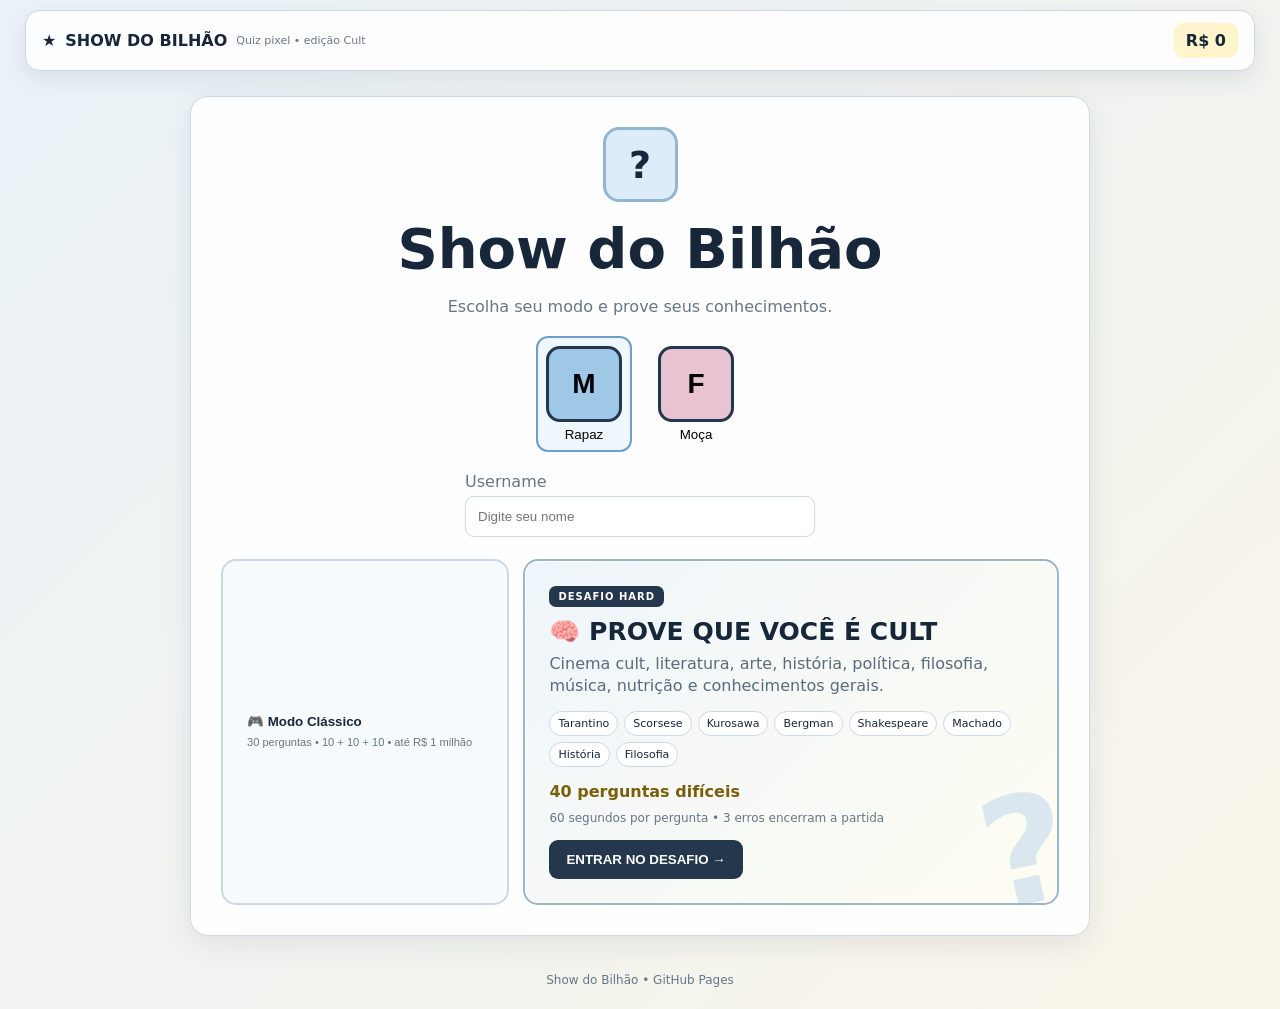
<file: show-do-bilhao-v2/index.html>
<!doctype html>
<html lang="pt-BR">
<head>
<meta charset="utf-8"><meta name="viewport" content="width=device-width,initial-scale=1">
<title>Show do Bilhão — Desafio Cult</title>
<link rel="stylesheet" href="css/style.css">
</head>
<body>
<div class="app">
<header><div class="brand">★ <b>SHOW DO BILHÃO</b><small>Quiz pixel • edição Cult</small></div><div id="headerMoney">R$ 0</div></header>
<main>
<section id="home" class="screen active">
<div class="card hero">
<div class="orb">?</div><h1>Show do Bilhão</h1><p>Escolha seu modo e prove seus conhecimentos.</p>
<div class="avatars">
<button class="avatarPick selected" data-gender="masculino"><span class="avatar male">M</span>Rapaz</button>
<button class="avatarPick" data-gender="feminino"><span class="avatar female">F</span>Moça</button>
</div>
<label>Username<input id="username" maxlength="18" placeholder="Digite seu nome"></label>
<div class="modeGrid">
<button id="classic" class="modeCard"><b>🎮 Modo Clássico</b><small>30 perguntas • 10 + 10 + 10 • até R$ 1 milhão</small></button>
<article class="cultPanel">
<div class="cultBadge">DESAFIO HARD</div>
<h2>🧠 PROVE QUE VOCÊ É CULT</h2>
<p>Cinema cult, literatura, arte, história, política, filosofia, música, nutrição e conhecimentos gerais.</p>
<div class="cultTags"><span>Tarantino</span><span>Scorsese</span><span>Kurosawa</span><span>Bergman</span><span>Shakespeare</span><span>Machado</span><span>História</span><span>Filosofia</span></div>
<div class="cultRules"><b>40 perguntas difíceis</b><span>60 segundos por pergunta • 3 erros encerram a partida</span></div>
<button id="cult" class="cultButton">ENTRAR NO DESAFIO →</button>
</article>
</div>
</div>
</section>
<section id="game" class="screen">
<div class="layout">
<aside class="side">
<div class="player"><span id="gameAvatar" class="avatar male">M</span><div><b id="playerName">Jogador</b><small id="mode">Clássico</small></div></div>
<div id="lives" class="lives">♥ ♥ ♥</div>
<div class="prog"><span id="progress">1/30</span><i><em id="fill"></em></i></div>
<div class="helps"><button id="fifty">50:50</button><button id="audience">👥 Plateia</button><button id="skip">⏭ Pular</button></div>
<button id="quit" class="secondary">Sair</button>
</aside>
<section class="stage">
<div class="stageTop"><b id="number">PERGUNTA 1</b><span id="timer">60</span><b id="streak">CLÁSSICO</b></div>
<div class="question"><small id="category">Categoria</small><h2 id="text">Carregando...</h2></div>
<div id="answers" class="answers"></div><div id="feedback" class="feedback"></div>
</section>
</div>
</section>
<section id="result" class="screen"><div class="card result"><div id="icon">🏆</div><h2 id="title"></h2><p id="message"></p>
<div class="stats"><div>Prêmio<strong id="money">R$ 0</strong></div><div>Acertos<strong id="correct">0</strong></div><div>Erros<strong id="wrong">0</strong></div></div>
<button id="retry">Tentar novamente</button><button id="home" class="secondary">Menu principal</button></div></section>
</main>
<footer>Show do Bilhão • GitHub Pages</footer>
</div>
<script src="js/questions.js"></script><script src="js/game.js"></script>
</body></html>
</file>
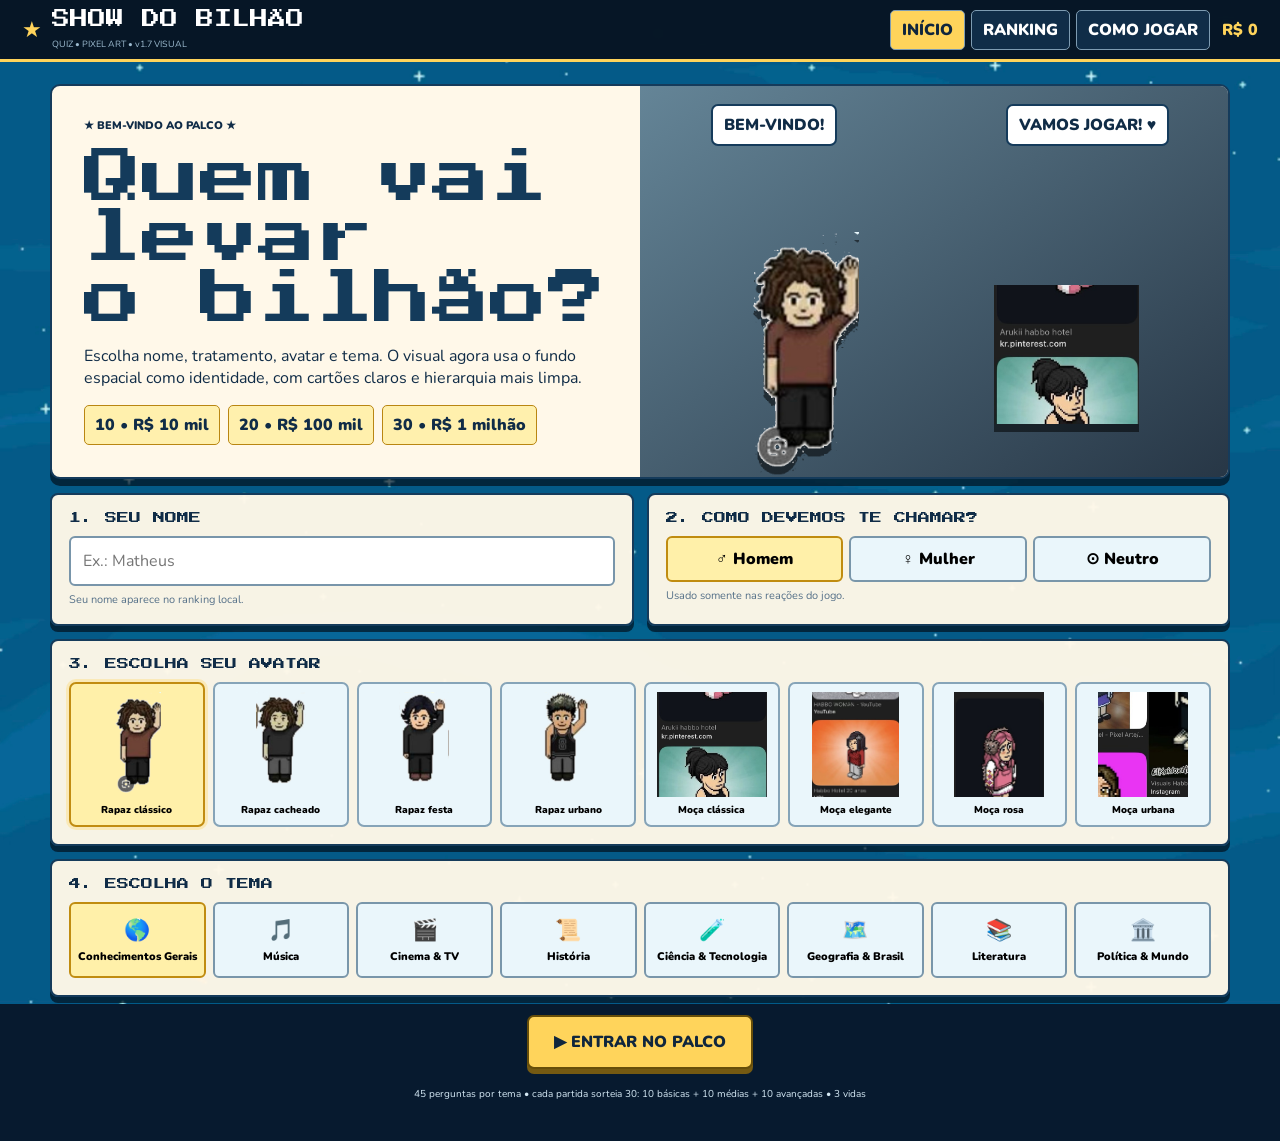
<file: show_do_bilhao_v1_7_visual/index.html>
<!doctype html><html lang="pt-BR"><head><meta charset="utf-8"><meta name="viewport" content="width=device-width,initial-scale=1,viewport-fit=cover"><meta name="theme-color" content="#071a2f"><title>Show do Bilhão — v1.7</title>
<style>
@import url('https://fonts.googleapis.com/css2?family=Press+Start+2P&family=Nunito:wght@500;700;800;900&display=swap');
:root{--bg:#071a2f;--panel:#fff8e9;--panel2:#e9f6fb;--ink:#102c47;--line:#153b5b;--gold:#ffd45b;--gold2:#b98612;--cyan:#7dd9ff;--ok:#42d37c;--bad:#ed6863}*{box-sizing:border-box}body{margin:0;color:var(--ink);font-family:Nunito,Arial,sans-serif;background:var(--bg) url('assets/space-bg.png') center/cover fixed no-repeat}button,input{font:inherit}button{cursor:pointer}.top{height:62px;background:#071321f2;border-bottom:3px solid var(--gold);display:flex;align-items:center;gap:12px;padding:8px 22px;color:#fff;position:sticky;top:0;z-index:20;backdrop-filter:blur(8px)}.brand{display:flex;align-items:center;gap:10px;margin-right:auto}.brand b{font:18px 'Press Start 2P';white-space:nowrap}.brand small{display:block;font-size:9px;color:#9dbbd0;margin-top:4px}.star{font-size:22px;color:var(--gold)}.nav{display:flex;gap:6px}.nav button{background:#102d48;color:#fff;border:1px solid #7e9cb2;border-radius:5px;padding:8px 11px;font-weight:900}.nav button:hover,.nav .active{background:var(--gold);color:#10263d}.money{color:var(--gold);font-weight:900;white-space:nowrap}main{width:min(1180px,calc(100% - 24px));margin:22px auto 40px}.hero{display:grid;grid-template-columns:1fr 1fr;border:2px solid var(--line);border-radius:10px;overflow:hidden;box-shadow:0 7px 0 #020c18aa;background:var(--panel)}.copy{padding:32px}.kicker{font-size:11px;font-weight:900}.copy h1{font:clamp(32px,5vw,58px)/1.04 'Press Start 2P';margin:15px 0;color:#143b5b}.copy p{font-size:16px;max-width:620px}.milestones{display:flex;flex-wrap:wrap;gap:8px}.pill{padding:8px 10px;border:1px solid var(--gold2);background:#fff0ad;border-radius:5px;font-weight:900}.stage{min-height:300px;display:flex;justify-content:space-around;align-items:end;padding:16px 30px 0;background:linear-gradient(145deg,#174b6eaa,#06192ddd);position:relative}.bubble{position:absolute;top:18px;background:#fff;border:2px solid var(--line);border-radius:7px;padding:8px 11px;font-weight:900}.bubble.a{left:12%}.bubble.b{right:10%}.stage img{width:145px;height:245px;object-fit:contain;filter:drop-shadow(0 8px 0 #0008);animation:float 3s ease-in-out infinite}.stage img:last-child{animation-delay:-1.4s}@keyframes float{50%{transform:translateY(-7px)}}.setup{display:grid;grid-template-columns:1fr 1fr;gap:13px;margin-top:14px}.card{background:#fff8e9f7;border:2px solid var(--line);border-radius:8px;box-shadow:0 6px 0 #020c18aa;padding:17px}.card h2{font:12px 'Press Start 2P';margin:0 0 12px}.field input{width:100%;padding:12px;border:2px solid #7895aa;border-radius:6px;background:#fff;outline:none}.field input:focus{border-color:#c18c11;box-shadow:0 0 0 3px #ffd45b55}.hint{font-size:11px;color:#567189;margin-top:6px}.gender{display:grid;grid-template-columns:repeat(3,1fr);gap:6px}.gender button,.theme{border:2px solid #7996aa;background:#eaf6fb;border-radius:6px;padding:10px 6px;font-weight:900}.gender .sel,.theme.sel{background:#fff0a9;border-color:#c08c10}.avatar-card,.themes{grid-column:1/-1}.avatars{display:grid;grid-template-columns:repeat(8,1fr);gap:8px}.avatar{border:2px solid #86a4b8;background:#eaf6fb;border-radius:7px;padding:4px;height:145px}.avatar img{width:100%;height:105px;object-fit:contain}.avatar span{display:block;text-align:center;font-size:10px;font-weight:900;overflow:hidden;text-overflow:ellipsis;white-space:nowrap}.avatar.sel{border-color:#c18c11;background:#fff0a9;box-shadow:0 0 0 3px #ffd45b55}.themes-grid{display:grid;grid-template-columns:repeat(8,1fr);gap:7px}.theme{min-height:76px;font-size:11px}.theme i{display:block;font-size:21px;font-style:normal;margin-bottom:5px}.enter{text-align:center;margin:18px 0}.primary{border:2px solid #674e09;background:var(--gold);color:#10263d;border-radius:7px;padding:14px 25px;font-weight:1000;box-shadow:0 5px 0 #755a12}.primary:active{transform:translateY(4px);box-shadow:0 1px 0 #755a12}.game{display:none}.topgame{display:grid;grid-template-columns:240px 1fr 170px;gap:10px}.mini,.progress,.prize,.side,.questionbox{background:#fff8e9f7;border:2px solid var(--line);border-radius:8px;box-shadow:0 6px 0 #020c18aa}.mini{padding:9px;display:flex;gap:9px;align-items:center}.mini img{width:62px;height:62px;object-fit:contain;background:#dceff7;border-radius:5px}.mini strong,.mini small{display:block}.mini small{font-size:10px}.progress{padding:13px}.proghead{font-size:12px;font-weight:900;display:flex;justify-content:space-between}.bar{height:11px;border:1px solid #7895aa;background:#d8e7ee;border-radius:12px;overflow:hidden;margin-top:8px}.bar i{display:block;height:100%;width:0;background:linear-gradient(90deg,var(--ok),var(--gold));transition:.3s}.prize{text-align:center;padding:12px;font-weight:900}.prize strong{display:block;font-size:22px;margin-top:3px}.gamegrid{display:grid;grid-template-columns:230px 1fr;gap:12px;margin-top:13px}.side{padding:12px}.side h2{font:12px 'Press Start 2P';margin:0 0 10px}.life{width:100%;display:block;text-align:left;border:2px solid #7895aa;background:#eaf6fb;border-radius:6px;padding:10px;margin:5px 0;font-weight:900}.life:disabled{opacity:.45}.quit{border:2px solid #7895aa;background:#fff;border-radius:6px;padding:9px;font-weight:900;margin-top:10px}.questionbox{padding:24px}.badge{display:inline-block;border:1px solid #b18111;background:#fff0a9;border-radius:4px;padding:7px 9px;font-size:10px;font-weight:900}.question{font-size:clamp(22px,3vw,35px);font-weight:900;text-align:center;max-width:900px;margin:30px auto}.answers{display:grid;grid-template-columns:1fr 1fr;gap:9px}.answer{min-height:68px;text-align:left;border:2px solid #7895aa;background:#eef7fb;border-radius:7px;padding:13px 15px;font-size:16px;font-weight:900}.answer:hover{background:#fff0b3;border-color:#bd8d16;transform:translateY(-1px)}.answer.correct{background:#baf0cf;border-color:#1a8b4c}.answer.wrong{background:#ffc9c7;border-color:#b83f3a}.answer.dim{opacity:.35;pointer-events:none}.feedback{text-align:center;min-height:27px;font-weight:900;margin-top:13px}.actions{display:flex;justify-content:space-between;margin-top:12px;font-weight:800}.overlay{display:none;position:fixed;inset:0;background:#020c18c7;z-index:40;place-items:center;padding:18px}.modal{width:min(500px,100%);background:var(--panel);border:3px solid var(--line);border-radius:9px;padding:24px;text-align:center;box-shadow:0 10px 0 #0009}.modal h3{font:20px 'Press Start 2P'}.footer{text-align:center;color:#d5e9f5;font-size:10px;margin-top:18px}@media(max-width:900px){.hero{grid-template-columns:1fr}.setup{grid-template-columns:1fr}.avatar-card,.themes{grid-column:auto}.avatars{grid-template-columns:repeat(4,1fr)}.themes-grid{grid-template-columns:repeat(4,1fr)}.topgame{grid-template-columns:1fr 1fr}.progress{grid-column:1/-1}.gamegrid{grid-template-columns:1fr}.side{order:2}.questionbox{order:1}}@media(max-width:600px){.top{height:auto;flex-wrap:wrap;padding:8px 10px}.brand b{font-size:12px}.nav{width:100%;order:3}.nav button{flex:1;font-size:10px}.hero .copy{padding:22px}.stage{min-height:240px}.stage img{height:190px;width:110px}.avatars{grid-template-columns:repeat(2,1fr)}.themes-grid{grid-template-columns:repeat(2,1fr)}.topgame{grid-template-columns:1fr}.progress{grid-column:auto}.answers{grid-template-columns:1fr}.question{font-size:22px;margin:22px auto}}
</style></head><body>
<header class="top"><div class="brand"><span class="star">★</span><div><b>SHOW DO BILHÃO</b><small>QUIZ • PIXEL ART • v1.7 VISUAL</small></div></div><nav class="nav"><button class="active">INÍCIO</button><button onclick="info('Ranking local')">RANKING</button><button onclick="info('Como jogar')">COMO JOGAR</button></nav><div class="money">R$ <span id="headMoney">0</span></div></header>
<main><section id="home"><div class="hero"><div class="copy"><div class="kicker">★ BEM-VINDO AO PALCO ★</div><h1>Quem vai levar<br>o bilhão?</h1><p>Escolha nome, tratamento, avatar e tema. O visual agora usa o fundo espacial como identidade, com cartões claros e hierarquia mais limpa.</p><div class="milestones"><span class="pill">10 • R$ 10 mil</span><span class="pill">20 • R$ 100 mil</span><span class="pill">30 • R$ 1 milhão</span></div></div><div class="stage"><div class="bubble a">BEM-VINDO!</div><div class="bubble b">VAMOS JOGAR! ♥</div><img src="assets/male-1.png"><img src="assets/female-5.jpg"></div></div>
<div class="setup"><div class="card field"><h2>1. SEU NOME</h2><input id="name" maxlength="20" placeholder="Ex.: Matheus"><div class="hint">Seu nome aparece no ranking local.</div></div><div class="card"><h2>2. COMO DEVEMOS TE CHAMAR?</h2><div class="gender"><button class="sel" onclick="gender(this)">♂ Homem</button><button onclick="gender(this)">♀ Mulher</button><button onclick="gender(this)">⊙ Neutro</button></div><div class="hint">Usado somente nas reações do jogo.</div></div><div class="card avatar-card"><h2>3. ESCOLHA SEU AVATAR</h2><div class="avatars" id="avatars"></div></div><div class="card themes"><h2>4. ESCOLHA O TEMA</h2><div class="themes-grid" id="themes"></div></div></div><div class="enter"><button class="primary" onclick="start()">▶ ENTRAR NO PALCO</button></div><div class="footer">45 perguntas por tema • cada partida sorteia 30: 10 básicas + 10 médias + 10 avançadas • 3 vidas</div></section>
<section id="game" class="game"><div class="topgame"><div class="mini"><img id="gavatar"><div><small>Boa sorte!</small><strong id="gname">Jogador</strong><small id="gtheme"></small></div></div><div class="progress"><div class="proghead"><span>PERGUNTA <span id="num">1</span>/30</span><span id="level">BÁSICA</span></div><div class="bar"><i id="bar"></i></div></div><div class="prize">PRÊMIO<strong id="prize">R$ 0</strong></div></div><div class="gamegrid"><aside class="side"><h2>PAINEL</h2><button class="life" id="fifty" onclick="fifty()">🃏 50:50 <small>elimina 2</small></button><button class="life" id="aud" onclick="aud()">👥 PLATEIA <small>palpite</small></button><button class="life" id="skip" onclick="skip()">⏩ PULAR <small>1 vez</small></button><div class="hint">Vidas: <b id="lives">♥♥♥</b></div><button class="quit" onclick="home()">■ SAIR DA PARTIDA</button></aside><section class="questionbox"><span class="badge" id="badge">BÁSICA</span><div class="question" id="question">Carregando...</div><div class="answers" id="answers"></div><div class="feedback" id="feedback"></div><div class="actions"><span id="reaction">A apresentadora está de olho...</span><span id="qtheme"></span></div></section></div></section></main>
<div class="overlay" id="overlay"><div class="modal"><h3 id="mtitle"></h3><p id="mtext"></p><button class="primary" onclick="retry()">↻ TENTAR DE NOVO</button><button class="quit" onclick="home()">INÍCIO</button></div></div>
<script>
const themes=[['geral','🌎','Conhecimentos Gerais'],['musica','🎵','Música'],['cinema','🎬','Cinema & TV'],['historia','📜','História'],['ciencia','🧪','Ciência & Tecnologia'],['geo','🗺️','Geografia & Brasil'],['livros','📚','Literatura'],['politica','🏛️','Política & Mundo']];
const av=[['assets/male-1.png','Rapaz clássico'],['assets/male-2.png','Rapaz cacheado'],['assets/male-3.png','Rapaz festa'],['assets/male-4.png','Rapaz urbano'],['assets/female-5.jpg','Moça clássica'],['assets/female-4.jpg','Moça elegante'],['assets/female-3.jpg','Moça rosa'],['assets/female-6.jpg','Moça urbana']];
const seed={geral:[['Qual é o maior planeta do Sistema Solar?','Júpiter',['Terra','Marte','Vênus']],['Qual é a capital da França?','Paris',['Roma','Lisboa','Berlim']],['Qual é a fórmula da água?','H₂O',['CO₂','O₂','NaCl']],['Quantos lados tem um hexágono?','6',['5','7','8']],['Qual é o maior oceano?','Pacífico',['Atlântico','Índico','Ártico']]],musica:[['Qual banda lançou Toxicity?','System of a Down',['Pearl Jam','Slipknot','Avenged Sevenfold']],['Qual artista lançou o álbum Views?','Drake',['Lil Peep','Lil Wayne','Kendrick Lamar']],['Qual banda lançou Ten?','Pearl Jam',['Nirvana','Oasis','Muse']],['Qual banda gravou Sweet Child o Mine?','Guns N Roses',['Metallica','Queen','Kiss']],['Qual cantora lançou Like a Prayer?','Madonna',['Adele','Beyoncé','Rihanna']]],cinema:[['Quem dirigiu Pulp Fiction?','Quentin Tarantino',['Martin Scorsese','Francis Ford Coppola','Akira Kurosawa']],['Quem dirigiu Taxi Driver?','Martin Scorsese',['Tarantino','Bergman','Wong Kar-wai']],['Quem dirigiu O Poderoso Chefão?','Francis Ford Coppola',['Scorsese','Kurosawa','Bergman']],['Quem dirigiu Rashomon?','Akira Kurosawa',['Coppola','Tarantino','Wong Kar-wai']],['Quem dirigiu Amor à Flor da Pele?','Wong Kar-wai',['Bergman','Kurosawa','Scorsese']]],historia:[['Em que ano terminou a Segunda Guerra Mundial?','1945',['1939','1942','1950']],['Em que ano caiu o Muro de Berlim?','1989',['1975','1991','1961']],['Em que ano ocorreu a Revolução Francesa?','1789',['1776','1815','1848']],['Em que ano foi proclamada a República no Brasil?','1889',['1822','1888','1891']],['Em que ano começou a Primeira Guerra Mundial?','1914',['1905','1918','1939']]],ciencia:[['Qual planeta é mais próximo do Sol?','Mercúrio',['Vênus','Terra','Marte']],['Qual gás é mais abundante na atmosfera?','Nitrogênio',['Oxigênio','Hélio','Hidrogênio']],['Qual unidade mede corrente elétrica?','Ampère',['Volt','Ohm','Watt']],['Qual molécula carrega informação genética?','DNA',['RNA mensageiro','ATP','Glicose']],['Qual força mantém os corpos em órbita?','Gravidade',['Atrito','Magnetismo','Pressão']]],geo:[['Qual é o maior país da América do Sul?','Brasil',['Argentina','Peru','Colômbia']],['Qual é a capital do Canadá?','Ottawa',['Toronto','Vancouver','Montreal']],['Qual é o maior estado brasileiro em área?','Amazonas',['Pará','Mato Grosso','Bahia']],['Em que continente fica o Egito?','África',['Ásia','Europa','Oceania']],['Qual é a capital de Portugal?','Lisboa',['Porto','Coimbra','Braga']]],livros:[['Quem escreveu Dom Casmurro?','Machado de Assis',['José de Alencar','Eça de Queirós','Fernando Pessoa']],['Quem escreveu Hamlet?','William Shakespeare',['Machado de Assis','Dante Alighieri','Cervantes']],['Quem escreveu O Livro do Desassossego?','Fernando Pessoa',['Gabriel García Márquez','Lorca','Shakespeare']],['Quem escreveu Cem Anos de Solidão?','Gabriel García Márquez',['Pessoa','Machado','Lorca']],['Quem escreveu Bodas de Sangue?','Federico García Lorca',['Pessoa','Shakespeare','Machado']]],politica:[['Quem foi presidente dos EUA durante a maior parte da Crise dos Mísseis de Cuba?','John F. Kennedy',['Richard Nixon','Harry Truman','Jimmy Carter']],['Quem foi presidente do Brasil de 1995 a 2002?','Fernando Henrique Cardoso',['José Sarney','Itamar Franco','João Figueiredo']],['Quem presidiu o Brasil entre 1985 e 1990?','José Sarney',['FHC','Collor','Itamar Franco']],['Quem foi uma das principais lideranças da Revolução Cubana?','Fidel Castro',['John Kennedy','FHC','José Sarney']],['Quem foi líder revolucionário argentino-cubano associado à Revolução Cubana?','Che Guevara',['Fidel Castro','Kennedy','Lula']]]};
const qs={};Object.keys(seed).forEach(k=>{qs[k]=Array.from({length:45},(_,i)=>seed[k][i%seed[k].length])});
let S={name:'Jogador',avatar:av[0][0],theme:'geral',arr:[],i:0,lives:3,prize:0,used:{f:false,a:false,s:false}};const levels=Array(10).fill('BÁSICA').concat(Array(10).fill('MÉDIA'),Array(10).fill('AVANÇADA'));const money=[0,100,200,300,500,1000,2000,3000,5000,7000,10000,15000,20000,30000,50000,70000,100000,150000,200000,300000,500000,700000,1000000];
function shuffle(a){return [...a].sort(()=>Math.random()-.5)}function fmt(n){return n.toLocaleString('pt-BR')}
function render(){document.getElementById('avatars').innerHTML=av.map((x,i)=>`<button class="avatar ${i===0?'sel':''}" onclick="pickAv(this,'${x[0]}')"><img src="${x[0]}"><span>${x[1]}</span></button>`).join('');document.getElementById('themes').innerHTML=themes.map((x,i)=>`<button class="theme ${i===0?'sel':''}" onclick="pickTheme(this,'${x[0]}')"><i>${x[1]}</i>${x[2]}</button>`).join('')}
function pickAv(b,p){document.querySelectorAll('.avatar').forEach(x=>x.classList.remove('sel'));b.classList.add('sel');S.avatar=p;document.querySelector('.stage img:last-child').src=p}function pickTheme(b,k){document.querySelectorAll('.theme').forEach(x=>x.classList.remove('sel'));b.classList.add('sel');S.theme=k}function gender(b){document.querySelectorAll('.gender button').forEach(x=>x.classList.remove('sel'));b.classList.add('sel')}
function start(){S.name=document.getElementById('name').value.trim()||'Jogador';S.arr=shuffle(qs[S.theme]).slice(0,30);S.i=0;S.lives=3;S.prize=0;S.used={f:false,a:false,s:false};document.getElementById('home').style.display='none';document.getElementById('game').style.display='block';document.getElementById('gname').textContent=S.name;document.getElementById('gavatar').src=S.avatar;document.getElementById('gtheme').textContent=themes.find(x=>x[0]===S.theme)[2];document.getElementById('fifty').disabled=false;document.getElementById('aud').disabled=false;document.getElementById('skip').disabled=false;draw();scrollTo(0,0)}
function draw(){let q=S.arr[S.i],lev=levels[S.i];document.getElementById('num').textContent=S.i+1;document.getElementById('level').textContent=lev;document.getElementById('badge').textContent=lev;document.getElementById('question').textContent=q[0];document.getElementById('prize').textContent='R$ '+fmt(S.prize);document.getElementById('headMoney').textContent=fmt(S.prize);document.getElementById('bar').style.width=(S.i/30*100)+'%';document.getElementById('feedback').textContent='';document.getElementById('reaction').textContent='A apresentadora está de olho...';document.getElementById('answers').innerHTML=shuffle([q[1],...q[2]]).map((x,i)=>`<button class="answer" onclick="answer(this,'${x.replace(/'/g,"\\'")}')">${String.fromCharCode(65+i)}) ${x}</button>`).join('');life()}function life(){document.getElementById('lives').textContent='♥'.repeat(S.lives)+'♡'.repeat(3-S.lives)}
function answer(b,x){if(S.locked)return;S.locked=true;document.querySelectorAll('.answer').forEach(x=>x.disabled=true);let ok=x===S.arr[S.i][1];if(ok){b.classList.add('correct');S.prize=money[Math.min(S.i+1,money.length-1)]||1000000;document.getElementById('feedback').textContent='✓ RESPOSTA CERTA!';document.getElementById('feedback').style.color='var(--ok)';setTimeout(()=>next(),650)}else{b.classList.add('wrong');S.lives--;life();document.getElementById('feedback').textContent='✕ INCORRETA — resposta: '+S.arr[S.i][1];document.getElementById('feedback').style.color='var(--bad)';setTimeout(()=>S.lives<=0?finish(false):next(),900)}}
function next(){S.locked=false;if(S.i>=29)finish(true);else{S.i++;draw()}}function fifty(){if(S.used.f||S.locked)return;S.used.f=true;document.getElementById('fifty').disabled=true;let cor=S.arr[S.i][1];shuffle([...document.querySelectorAll('.answer')].filter(b=>!b.textContent.includes(cor))).slice(0,2).forEach(b=>b.classList.add('dim'))}function aud(){if(S.used.a||S.locked)return;S.used.a=true;document.getElementById('aud').disabled=true;document.getElementById('feedback').textContent='👥 Plateia: maioria aposta em '+S.arr[S.i][1]}function skip(){if(S.used.s||S.locked)return;S.used.s=true;document.getElementById('skip').disabled=true;document.getElementById('feedback').textContent='⏩ Pergunta pulada.';setTimeout(next,450)}function finish(win){document.getElementById('mtitle').textContent=win?'🏆 PARTIDA CONCLUÍDA':'FIM DA TENTATIVA';document.getElementById('mtext').textContent=win?`Parabéns, ${S.name}! Você chegou ao final com R$ ${fmt(S.prize)}.`:`Você atingiu 3 erros. Prêmio atual: R$ ${fmt(S.prize)}.`;document.getElementById('overlay').style.display='grid'}function retry(){document.getElementById('overlay').style.display='none';start()}function home(){document.getElementById('overlay').style.display='none';document.getElementById('game').style.display='none';document.getElementById('home').style.display='block';scrollTo(0,0)}function info(t){document.getElementById('mtitle').textContent=t;document.getElementById('mtext').textContent=t==='Ranking local'?'Estrutura visual pronta para ranking local; a pontuação pode ser ligada ao armazenamento do navegador ou backend depois.':'Escolha nome, avatar e tema. A partida usa 30 perguntas: 10 básicas, 10 médias e 10 avançadas. Você tem 3 vidas e três ajudas.';document.querySelector('#overlay .primary').style.display='none';document.getElementById('overlay').style.display='grid'}
render();
</script></body></html>
</file>
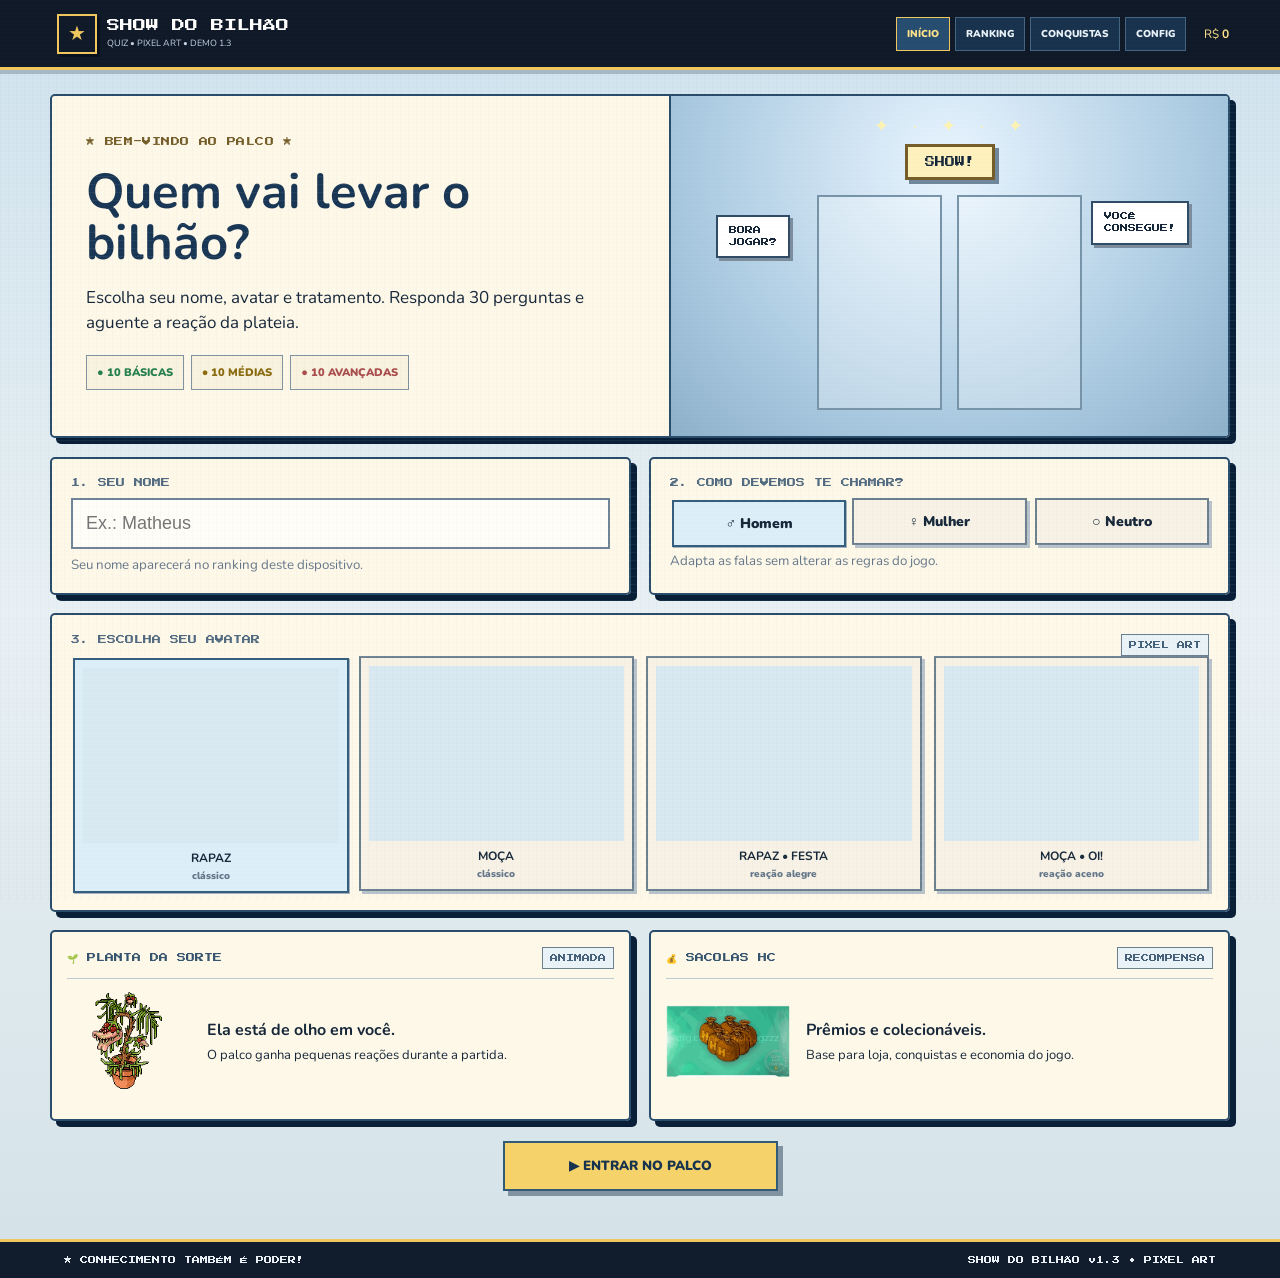
<file: showdobilhao-v1.3/index.html>
<!doctype html>
<html lang="pt-BR">
<head>
<meta charset="utf-8"><meta name="viewport" content="width=device-width,initial-scale=1,viewport-fit=cover">
<meta name="theme-color" content="#12345a"><meta name="description" content="Show do Bilhão — quiz pixel art">
<title>Show do Bilhão — Demo 1.3</title><link rel="stylesheet" href="style.css">
</head>
<body>
<div class="crt" aria-hidden="true"></div>
<header class="topbar">
  <button class="brand" data-view="home" aria-label="Início"><span class="crown">★</span><span><b>SHOW DO BILHÃO</b><small>QUIZ • PIXEL ART • DEMO 1.3</small></span></button>
  <nav class="nav" aria-label="Menu principal">
    <button class="nav-btn active" data-view="home">INÍCIO</button><button class="nav-btn" data-view="ranking">RANKING</button><button class="nav-btn" data-view="achievements">CONQUISTAS</button><button class="nav-btn" data-view="config">CONFIG</button>
  </nav>
  <div class="wallet">R$ <b id="money">0</b></div>
</header>

<main class="app">
<section id="home" class="view active-view">
  <div class="hero panel">
    <div class="hero-copy"><span class="eyebrow">★ BEM-VINDO AO PALCO ★</span><h1>Quem vai levar o bilhão?</h1><p>Escolha seu nome, avatar e tratamento. Responda 30 perguntas e aguente a reação da plateia.</p>
      <div class="chips"><span>● 10 BÁSICAS</span><span>● 10 MÉDIAS</span><span>● 10 AVANÇADAS</span></div>
    </div>
    <div class="stage">
      <div class="pixel-stars">✦　·　✦　·　✦</div><div class="show-sign">SHOW!</div>
      <div class="stage-avatars"><div class="stage-avatar"><img id="heroFemale" src="assets/avatar-feminino.gif" alt="Avatar feminino"></div><div class="stage-avatar"><img id="heroMale" src="assets/avatar-masculino.gif" alt="Avatar masculino"></div></div>
      <div class="bubble left">BORA<br>JOGAR?</div><div class="bubble right">VOCÊ<br>CONSEGUE!</div>
    </div>
  </div>

  <div class="setup-grid">
    <div class="panel field"><label for="username">1. SEU NOME</label><input id="username" maxlength="18" autocomplete="off" placeholder="Ex.: Matheus"><small>Seu nome aparecerá no ranking deste dispositivo.</small></div>
    <div class="panel field"><label>2. COMO DEVEMOS TE CHAMAR?</label><div class="choices"><button class="choice selected" data-gender="masculino">♂ Homem</button><button class="choice" data-gender="feminino">♀ Mulher</button><button class="choice" data-gender="neutro">○ Neutro</button></div><small>Adapta as falas sem alterar as regras do jogo.</small></div>
  </div>

  <div class="panel avatar-panel"><div class="panel-title"><label>3. ESCOLHA SEU AVATAR</label><span class="tag">PIXEL ART</span></div><div class="avatar-grid">
    <button class="avatar-option selected" data-avatar="masculino" data-state="idle"><span class="avatar-art"><img src="assets/avatar-masculino.gif" alt="Rapaz"></span><b>RAPAZ</b><small>clássico</small></button>
    <button class="avatar-option" data-avatar="feminino" data-state="idle"><span class="avatar-art"><img src="assets/avatar-feminino.gif" alt="Moça"></span><b>MOÇA</b><small>clássico</small></button>
    <button class="avatar-option" data-avatar="masculino" data-state="happy"><span class="avatar-art state-happy"><img src="assets/avatar-masculino.gif" alt="Rapaz comemorando"></span><b>RAPAZ • FESTA</b><small>reação alegre</small></button>
    <button class="avatar-option" data-avatar="feminino" data-state="wave"><span class="avatar-art state-wave"><img src="assets/avatar-feminino.gif" alt="Moça acenando"></span><b>MOÇA • OI!</b><small>reação aceno</small></button>
  </div></div>

  <div class="extras-grid"><div class="panel extra"><div class="extra-title">🌱 PLANTA DA SORTE <span>ANIMADA</span></div><div class="extra-content"><img src="assets/planta-sorte.gif" alt="Planta carnívora"><div><b>Ela está de olho em você.</b><p>O palco ganha pequenas reações durante a partida.</p></div></div></div>
  <div class="panel extra"><div class="extra-title">💰 SACOLAS HC <span>RECOMPENSA</span></div><div class="extra-content"><img src="assets/sacolas-hc.gif" alt="Sacolas HC"><div><b>Prêmios e colecionáveis.</b><p>Base para loja, conquistas e economia do jogo.</p></div></div></div></div>
  <button id="startBtn" class="primary big">▶ ENTRAR NO PALCO</button>
</section>

<section id="game" class="view">
 <div class="gamebar panel"><div class="player"><div class="mini-avatar"><img id="gameAvatar" src="assets/avatar-masculino.gif" alt=""></div><div><small id="greeting">Boa sorte!</small><b id="playerName">Jogador</b></div></div><div class="progress-box"><b id="roundLabel">PERGUNTA 1/30</b><div class="progress"><i id="progress"></i></div></div><div class="prize">R$ <b id="prize">0</b></div></div>
 <div class="game-layout"><aside class="sidebar panel"><h3>PAINEL</h3><div class="money-box">R$ <b id="sidePrize">0</b></div><button class="life" id="hint50">50:50 <small>elimina 2</small></button><button class="life" id="hintAudience">👥 PLATEIA <small>palpite</small></button><button class="life" id="hintSkip">⏭ PULAR <small>1 vez</small></button><div class="host-card"><img id="hostAvatar" src="assets/avatar-feminino.gif" alt=""><b id="hostLine">A apresentadora está de olho...</b></div><button class="secondary" id="quitBtn">⏹ SAIR DA PARTIDA</button></aside>
 <article class="question panel"><div class="question-top"><span class="difficulty" id="difficulty">BÁSICA</span><span id="streak">🔥 0 sequência</span></div><div class="question-scene"><div class="q-avatar"><img id="questionAvatar" src="assets/avatar-masculino.gif" alt=""></div><img class="q-plant" src="assets/planta-sorte.gif" alt=""></div><h2 id="question">Pergunta</h2><div id="answers" class="answers"></div><div id="reaction" class="reaction" aria-live="polite"></div><button id="nextBtn" class="primary next hidden">PRÓXIMA ▶</button></article></div>
</section>

<section id="ranking" class="view"><div class="page-head"><span class="eyebrow">PLACAR LOCAL</span><h2>Ranking</h2><p>Os melhores resultados ficam salvos neste navegador.</p></div><div class="panel ranking-panel"><div class="rank-tabs"><button class="rank-tab active" data-rank="all">GERAL</button><button class="rank-tab" data-rank="perfect">SEM ERROS</button></div><div id="rankingList"></div></div></section>
<section id="achievements" class="view"><div class="page-head"><span class="eyebrow">COLEÇÃO</span><h2>Conquistas</h2><p>Desbloqueie medalhas jogando e acumulando acertos.</p></div><div id="achievementGrid" class="achievement-grid"></div></section>
<section id="config" class="view"><div class="page-head"><span class="eyebrow">PREFERÊNCIAS</span><h2>Configurações</h2></div><div class="panel settings"><label><input type="checkbox" id="soundToggle" checked> Sons e efeitos</label><label><input type="checkbox" id="motionToggle" checked> Animações pixel art</label><label><input type="checkbox" id="compactToggle"> Interface compacta</label><button id="clearData" class="danger">LIMPAR RANKING LOCAL</button></div></section>

<section id="result" class="view"><div class="result panel"><img src="assets/sacolas-hc.gif" alt="Sacolas HC"><span class="eyebrow">FIM DE JOGO</span><h2 id="resultTitle">Resultado</h2><p id="resultText"></p><div class="result-stats"><div><b id="resultPrize">R$ 0</b><small>prêmio</small></div><div><b id="resultCorrect">0/30</b><small>acertos</small></div><div><b id="resultBest">0</b><small>sequência</small></div></div><div class="result-actions"><button id="restartBtn" class="primary">↻ JOGAR NOVAMENTE</button><button class="secondary" data-view="ranking">🏆 VER RANKING</button></div></div></section>
</main>
<footer><span>★ CONHECIMENTO TAMBÉM É PODER!</span><span>SHOW DO BILHÃO v1.3 • PIXEL ART</span></footer>
<script src="script.js"></script>
</body></html>
</file>
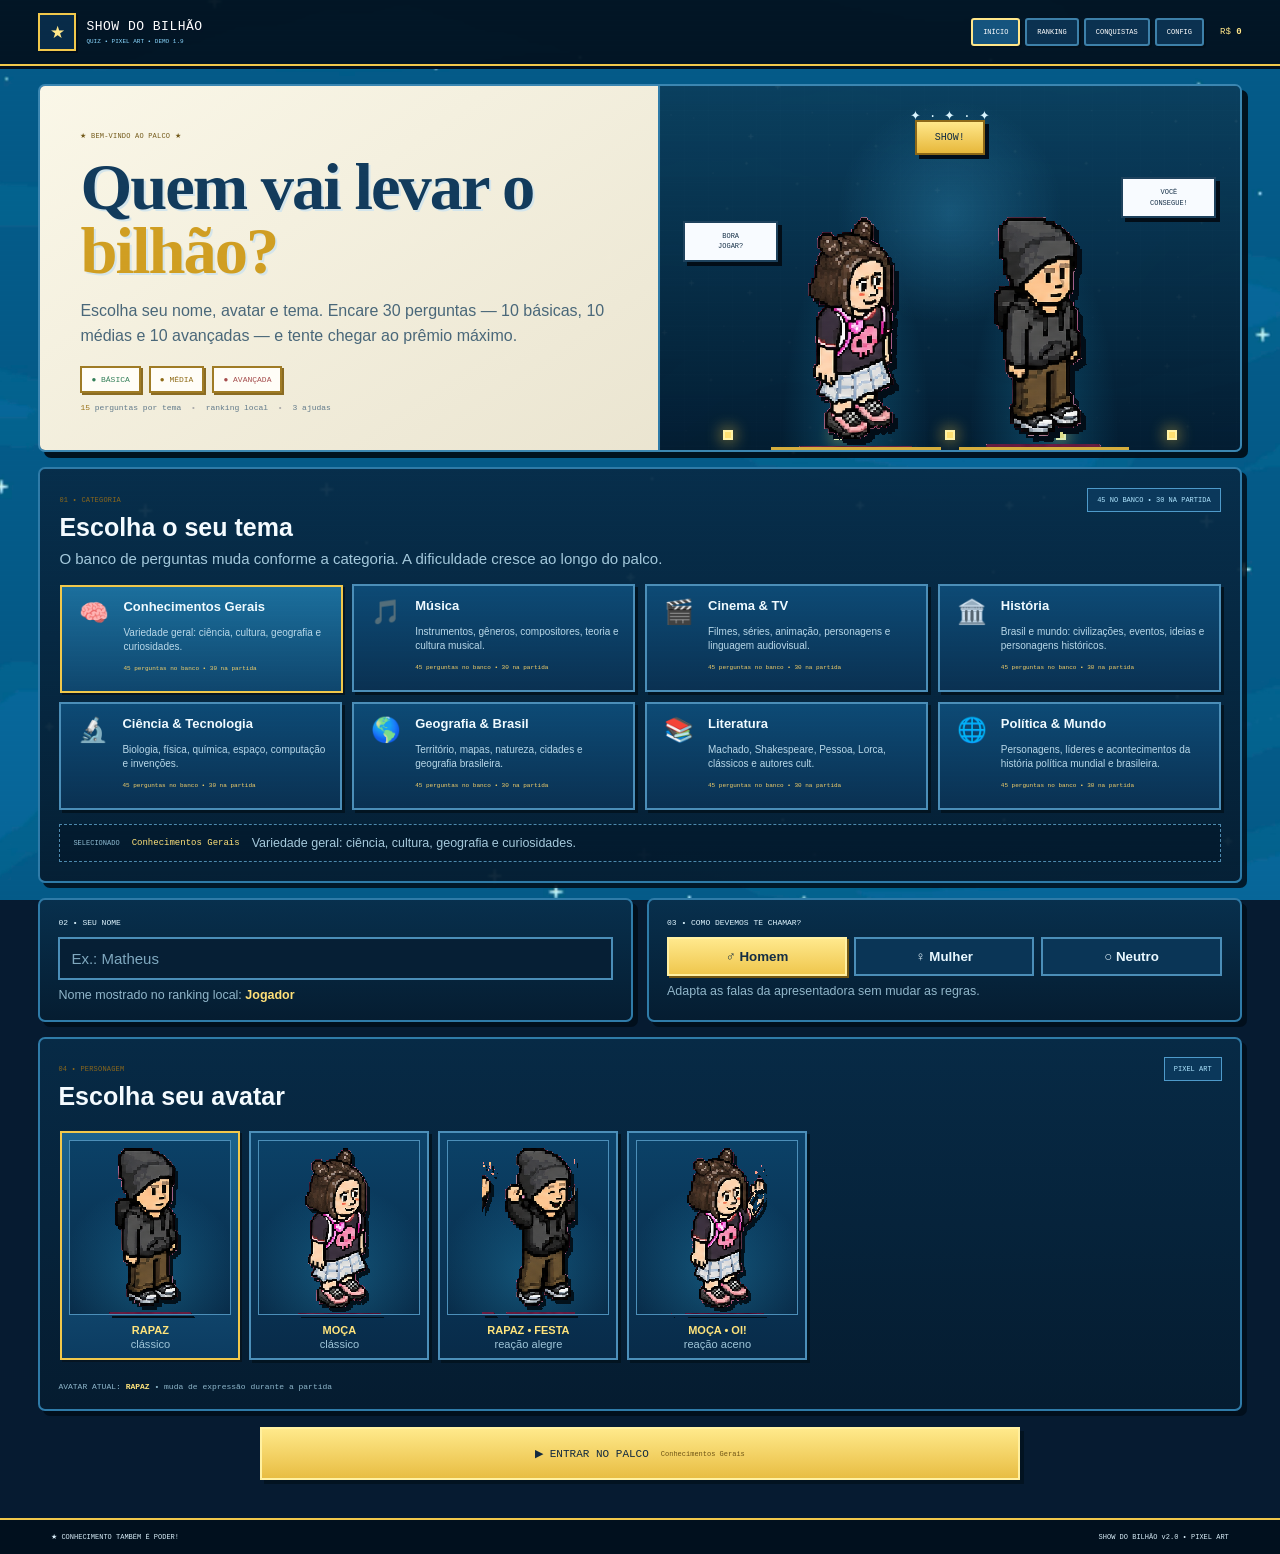
<file: showdobilhao-v2.0/index.html>
<!doctype html>
<html lang="pt-BR">
<head>
<meta charset="utf-8">
<meta name="viewport" content="width=device-width,initial-scale=1,viewport-fit=cover">
<meta name="theme-color" content="#0d2033">
<meta name="description" content="Show do Bilhão — quiz em pixel art, demo 2.0">
<title>Show do Bilhão — Demo 2.0</title>
<style id="gameStyles">
:root{--navy:#0c1b2a;--navy2:#132b40;--blue:#dcecf4;--blue2:#c9e0ec;--cream:#fff8e8;--paper:#fffdf5;--ink:#17283a;--muted:#617384;--gold:#d4aa4c;--gold2:#f1cf78;--line:#486b82;--green:#4e946a;--red:#b75b5b;--shadow:#173049;--pixel:2px}
*{box-sizing:border-box}html{scroll-behavior:smooth}body{margin:0;background:linear-gradient(#d7e8f0,#cbdfe9);color:var(--ink);font-family:Arial,Helvetica,sans-serif;font-size:15px;min-height:100vh}.scanlines{position:fixed;inset:0;pointer-events:none;z-index:50;background:repeating-linear-gradient(to bottom,rgba(255,255,255,.035) 0,rgba(255,255,255,.035) 1px,transparent 1px,transparent 4px);mix-blend-mode:soft-light}.topbar{position:sticky;top:0;z-index:20;display:flex;align-items:center;gap:18px;padding:9px max(14px,3vw);min-height:58px;background:var(--navy);border-bottom:3px solid var(--gold);color:#fff;box-shadow:0 3px 0 #08131f}.brand{display:flex;align-items:center;gap:10px;background:none;border:0;color:#fff;padding:0;text-align:left;cursor:pointer}.brand-mark{display:grid;place-items:center;width:36px;height:36px;border:2px solid var(--gold);color:var(--gold2);font-size:17px}.brand b{display:block;font:14px 'Press Start 2P',monospace;letter-spacing:.5px}.brand small{display:block;margin-top:4px;font:6px 'Press Start 2P',monospace;color:#b9cbd8}.nav{display:flex;gap:5px;margin-left:auto}.nav-btn,.menu-toggle{border:1px solid #6d8799;background:#152f45;color:#fff;padding:9px 10px;font:7px 'Press Start 2P',monospace;cursor:pointer}.nav-btn:hover,.nav-btn.active{background:#274b65;border-color:var(--gold2);color:#fff}.wallet{font:9px 'Press Start 2P',monospace;color:var(--gold2);white-space:nowrap}.menu-toggle{display:none}.app{width:min(1120px,94vw);margin:22px auto 35px}.view{display:none}.active-view{display:block}.panel{background:var(--paper);border:2px solid #29455a;box-shadow:6px 6px 0 var(--shadow)}.hero{display:grid;grid-template-columns:1.05fr .95fr;overflow:hidden;min-height:360px}.hero-copy{padding:42px 40px;background:linear-gradient(135deg,#fffaf0,#f6edda)}.eyebrow{font:8px 'Press Start 2P',monospace;letter-spacing:.2px;color:#8a671c}.hero h1{font-size:clamp(34px,5vw,58px);line-height:1.02;margin:18px 0;color:#17364e}.hero h1 span{color:#9b711e}.hero p{max-width:650px;font-size:17px;line-height:1.55;color:#516879}.ladder-mini{display:flex;gap:8px;flex-wrap:wrap;margin:24px 0 12px}.ladder-mini span{padding:8px 10px;border:1px solid #7d8f9b;font:8px 'Press Start 2P',monospace;background:#fff}.ladder-mini .basic{color:#43845e}.ladder-mini .medium{color:#9a761c}.ladder-mini .hard{color:#a74e4e}.hero-note{font:8px 'Press Start 2P',monospace;color:#65788a}.hero-note span{color:#9a731c}.hero-note i{font-style:normal;color:#aaa;margin:0 5px}.stage{position:relative;overflow:hidden;background:linear-gradient(#1a344c,#0e2234);display:flex;align-items:flex-end;justify-content:center;min-height:360px;border-left:2px solid #29455a}.stage-grid{position:absolute;inset:0;background:linear-gradient(rgba(255,255,255,.045) 1px,transparent 1px),linear-gradient(90deg,rgba(255,255,255,.045) 1px,transparent 1px);background-size:22px 22px;opacity:.55}.pixel-stars{position:absolute;top:22px;color:#e9c76e;font:13px 'Press Start 2P',monospace}.show-sign{position:absolute;top:52px;padding:12px 22px;background:#f7d774;color:#193147;border:3px solid #9b7721;box-shadow:5px 5px 0 #07131f;font:10px 'Press Start 2P',monospace}.stage-avatars{position:absolute;bottom:0;display:flex;gap:35px;align-items:end;z-index:2}.stage-avatar{width:145px;height:235px;display:flex;align-items:end;justify-content:center;background:linear-gradient(90deg,transparent 0 15%,rgba(255,255,255,.06) 15% 85%,transparent 85%);border-bottom:5px solid #b28c3e}.stage-avatar img{width:132px;height:220px;object-fit:contain;image-rendering:pixelated;filter:drop-shadow(5px 6px 0 #091522)}.bubble{position:absolute;z-index:3;padding:10px 13px;min-width:100px;background:#fff7dc;border:2px solid #1b3041;box-shadow:4px 4px 0 #091522;text-align:center;font:7px/1.5 'Press Start 2P',monospace;color:#173047}.bubble.left{left:5%;top:38%}.bubble.right{right:5%;top:28%}.stage-lights{position:absolute;bottom:10px;left:12px;right:12px;display:flex;justify-content:space-around}.stage-lights i{width:13px;height:13px;background:#e8c765;border:2px solid #fff1b0;box-shadow:0 0 14px #d9b747}.section-card{padding:24px;margin-top:18px}.section-heading{display:flex;justify-content:space-between;align-items:flex-start;gap:14px}.section-heading h2{font-size:27px;margin:8px 0 0;color:#1c3d55}.tag{padding:7px 9px;background:#e8f1f5;border:1px solid #8196a3;color:#597080;font:7px 'Press Start 2P',monospace;white-space:nowrap}.topic-intro{margin:8px 0 17px;color:var(--muted)}.topic-grid{display:grid;grid-template-columns:repeat(3,1fr);gap:11px}.topic-card{position:relative;display:grid;grid-template-columns:48px 1fr;grid-template-rows:auto auto auto;gap:4px 9px;min-height:112px;padding:14px;text-align:left;background:#f9f7ef;border:2px solid #7b919f;box-shadow:4px 4px 0 #bdc9cf;color:var(--ink);cursor:pointer;transition:transform .12s,background .12s,border-color .12s}.topic-card:hover{transform:translateY(-2px);background:#edf6fa}.topic-card.selected{transform:translate(2px,2px);background:#dcecf4;border-color:#315b76;box-shadow:1px 1px 0 #aab9c2}.topic-icon{grid-row:1/4;font-size:29px;display:grid;place-items:center}.topic-card b{font-size:14px}.topic-card small{font-size:11px;line-height:1.35;color:#617384}.topic-card em{font:7px 'Press Start 2P',monospace;color:#8d6b20;font-style:normal}.topic-selected{display:flex;align-items:center;gap:12px;flex-wrap:wrap;margin-top:14px;padding:11px 13px;border:1px dashed #8ca0ac;background:#eef5f6}.topic-selected span{font:7px 'Press Start 2P',monospace;color:#63798a}.topic-selected b{font:9px 'Press Start 2P',monospace;color:#7f601a}.topic-selected small{flex:1;min-width:180px;color:#657989}.setup-grid{display:grid;grid-template-columns:1fr 1fr;gap:18px;margin-top:18px}.field{padding:20px}.field label{display:block;font:8px 'Press Start 2P',monospace;color:#304d63;margin-bottom:10px}.field input{width:100%;padding:13px 12px;background:#fffdf5;border:2px solid #6e8798;font-size:16px;color:var(--ink);outline:0}.field input:focus{border-color:#2c5f80;box-shadow:0 0 0 3px #c7dfea}.field small{display:block;margin-top:8px;color:#6a7e8d}.field small b{color:#87651b}.choices{display:grid;grid-template-columns:repeat(3,1fr);gap:7px}.choice{padding:12px 8px;border:2px solid #7a8e9b;background:#f7f6f0;font-weight:900;cursor:pointer}.choice.selected{background:#f5d56f;border-color:#9a751d;box-shadow:2px 2px 0 #7d5c17}.avatar-grid{display:grid;grid-template-columns:repeat(4,1fr);gap:10px;margin-top:15px}.avatar-option{padding:8px;background:#f7f6f0;border:2px solid #8396a2;box-shadow:3px 3px 0 #bcc7cc;cursor:pointer;text-align:center;color:var(--ink)}.avatar-option.selected{background:#dcecf4;border-color:#315b76;box-shadow:1px 1px 0 #aab9c2}.avatar-art{height:175px;display:flex;align-items:end;justify-content:center;background:repeating-linear-gradient(0deg,#e8f2f6 0 8px,#e3edf1 8px 9px)}.avatar-art img{width:115px;height:168px;object-fit:contain;image-rendering:pixelated}.avatar-option b{display:block;font-size:11px;margin-top:9px}.avatar-option small{color:#657989}.avatar-status{margin-top:12px;font:8px 'Press Start 2P',monospace;color:#65798a}.avatar-status b{color:#8a681b}.extras-grid{display:grid;grid-template-columns:1fr 1fr;gap:18px;margin-top:18px}.extra{padding:15px}.extra-title{font:8px 'Press Start 2P',monospace;color:#2e4e64;padding-bottom:10px;border-bottom:1px solid #cbd4d9}.extra-title span{float:right;color:#8a681b}.extra-content{display:flex;align-items:center;gap:15px;min-height:125px}.extra-content img{width:120px;height:105px;object-fit:contain;image-rendering:pixelated}.extra-content b{font-size:14px}.extra-content p{color:#687d8c;line-height:1.4}.primary,.secondary,.danger{border:2px solid #29475e;cursor:pointer;font-weight:900}.primary{background:#f4cf65;color:#172b3d;padding:12px 18px;box-shadow:4px 4px 0 #18334a}.primary:hover{transform:translateY(-1px)}.primary.big{display:flex;align-items:center;justify-content:center;gap:12px;width:100%;margin-top:18px;padding:17px;font:10px 'Press Start 2P',monospace}.primary.big small{font:7px 'Press Start 2P',monospace;color:#705417}.secondary{background:#e5eef2;color:#233d52;padding:11px}.gamebar{display:grid;grid-template-columns:230px 1fr auto;align-items:center;gap:18px;padding:13px 15px}.player{display:flex;align-items:center;gap:10px}.mini-avatar{width:56px;height:66px;display:grid;place-items:end;background:#d9e9ef;border:1px solid #7e96a4;overflow:hidden}.mini-avatar img{width:53px;height:64px;object-fit:contain;image-rendering:pixelated}.player small{display:block;color:#627687;font-size:11px}.player b{display:block;margin-top:3px;font-size:16px}.progress-meta{display:flex;align-items:center;gap:10px;flex-wrap:wrap;font:8px 'Press Start 2P',monospace}.progress-meta span{color:#6b7f8e}.progress-meta #streak{margin-left:auto;color:#9a741a}.progress{height:10px;margin:8px 0 5px;background:#d9e3e7;border:1px solid #8196a2;overflow:hidden}.progress i{display:block;height:100%;width:0;background:linear-gradient(90deg,#4c8b69,#e2bd54);transition:width .25s}.progress-box>small{color:#6c7e8b}.prize{font:10px 'Press Start 2P',monospace;color:#856316;white-space:nowrap}.game-layout{display:grid;grid-template-columns:190px 1fr;gap:14px;margin-top:14px}.sidebar{padding:12px;display:flex;flex-direction:column;gap:8px;background:#f5f3e9}.side-head{display:flex;justify-content:space-between;font:7px 'Press Start 2P',monospace;color:#5d7180;padding-bottom:5px;border-bottom:1px solid #cbd3d7}.side-head b{color:#8b691c}.money-box{padding:13px;background:#e8f1f5;border:1px solid #849aa7;font:11px 'Press Start 2P',monospace;color:#7f611b}.life{display:flex;justify-content:space-between;align-items:center;text-align:left;padding:12px 10px;background:#fbfaf4;border:1px solid #8499a5;box-shadow:3px 3px 0 #bdc7cc;cursor:pointer;font-weight:900}.life:hover:not(:disabled){background:#e8f3f7}.life small{display:block;color:#758694;font-weight:400}.life:disabled{opacity:.45;cursor:not-allowed;box-shadow:1px 1px 0 #c2cbd0}.host-card{display:flex;gap:8px;align-items:center;min-height:100px;margin-top:5px;padding:8px;background:#dbeaf1;border:1px solid #7d94a2}.host-card img{width:52px;height:80px;object-fit:contain;image-rendering:pixelated}.host-card b{display:block;font:7px 'Press Start 2P',monospace;color:#3d596c;margin-bottom:7px}.host-card span{font-size:11px;line-height:1.35}.sidebar .secondary{margin-top:auto}.question{padding:20px;min-height:560px;position:relative;overflow:hidden}.question-top{display:flex;justify-content:space-between;align-items:flex-start;gap:15px}.difficulty{display:inline-block;padding:7px 9px;border:1px solid #a98a3e;background:#fff0b8;color:#866615;font:7px 'Press Start 2P',monospace}.question-topic{display:inline-block;margin-left:7px;padding:6px 8px;background:#edf4f7;border:1px solid #9aabb5;color:#597080;font:7px 'Press Start 2P',monospace}.timer-wrap{width:155px}.timer-wrap>span{display:block;text-align:right;font:8px 'Press Start 2P',monospace;color:#5b7180}.timer-wrap>span.danger{color:#a84848}.timer-wrap>span.off{color:#7e8b92}.timer{height:7px;margin-top:5px;background:#d7e1e5;border:1px solid #8296a1}.timer i{display:block;width:100%;height:100%;background:#5a8c70;transition:width .4s linear}.timer-wrap span.danger+.timer i{background:#b75b5b}.question-scene{height:95px;display:flex;align-items:end;justify-content:center;position:relative;margin:4px 0}.q-avatar{width:74px;height:84px;display:flex;align-items:end;justify-content:center;background:#dcebf1;border:1px solid #8399a5;overflow:hidden;z-index:2}.q-avatar img{width:68px;height:81px;object-fit:contain;image-rendering:pixelated}.scene-podium{position:absolute;bottom:0;width:210px;height:20px;background:#263f53;border:2px solid #6f8795;box-shadow:5px 5px 0 #152b3c}.q-plant{position:absolute;right:2%;bottom:3px;width:70px;height:70px;object-fit:contain;image-rendering:pixelated}.question h2{font-size:clamp(25px,3.3vw,38px);line-height:1.22;text-align:center;max-width:930px;margin:13px auto 22px;color:#152d43}.answers{display:grid;grid-template-columns:1fr 1fr;gap:12px}.answer{display:flex;align-items:center;gap:12px;min-height:70px;padding:13px 15px;text-align:left;background:#fcfaf1;border:2px solid #78909e;box-shadow:4px 4px 0 #bdc7cc;color:#172a3b;font-size:16px;font-weight:900;cursor:pointer;transition:.12s}.answer:hover:not(:disabled){transform:translateY(-2px);background:#eaf4f8}.answer:disabled{cursor:default}.answer-key{display:grid;place-items:center;min-width:30px;height:30px;background:#e9f0f3;border:1px solid #879ba6;font:9px 'Press Start 2P',monospace;color:#536a7a}.answer.correct{background:#d9f0df;border-color:#4e966b}.answer.correct .answer-key{background:#a9d7b7;border-color:#4e966b}.answer.wrong{background:#f5dddd;border-color:#b75b5b}.answer.disabled{opacity:.35;filter:grayscale(.3)}.reaction{min-height:35px;margin:14px auto 0;text-align:center;font:9px/1.5 'Press Start 2P',monospace;opacity:0;transform:translateY(4px);transition:.18s}.reaction.show{opacity:1;transform:none}.reaction.good{color:#28754b}.reaction.bad{color:#a34848}.explanation{display:none;max-width:820px;margin:9px auto 0;padding:10px 13px;background:#edf5f6;border-left:4px solid #7694a4;color:#5d7180;font-size:12px;line-height:1.45}.explanation.show{display:block}.next{display:block;margin:12px auto 0}.hidden{display:none!important}.page-head{padding:8px 2px 16px}.page-head h2{font-size:42px;margin:8px 0 4px;color:#193b54}.page-head p{margin:0;color:#5d7281}.ranking-panel{padding:15px}.rank-tabs{display:flex;gap:8px;margin-bottom:8px}.rank-tab{padding:9px 12px;background:#e9f1f4;border:1px solid #78909e;font-weight:900;cursor:pointer}.rank-tab.active{background:#f3d36d;border-color:#9c7720}.rank-row{display:grid;grid-template-columns:55px 1fr 140px 90px;gap:10px;align-items:center;padding:13px 8px;border-bottom:1px solid #d0d9dd}.rank-pos{font:9px 'Press Start 2P',monospace;color:#876719}.rank-name{font-weight:900}.rank-name small{display:block;color:#718492;font-size:10px;font-weight:400;margin-top:3px}.rank-score{text-align:right;font-weight:900;color:#745813}.rank-correct{text-align:right;color:#607687}.empty{text-align:center;padding:38px;color:#667b89}.achievement-grid{display:grid;grid-template-columns:repeat(3,1fr);gap:14px}.achievement{padding:18px;min-height:160px}.achievement .icon{font-size:36px}.achievement b{display:block;margin:10px 0 5px}.achievement small{display:block;color:#6c7f8c;min-height:34px}.achievement span{display:inline-block;margin-top:11px;font:7px 'Press Start 2P',monospace}.achievement.unlocked{background:#f9f4df}.achievement.locked{filter:grayscale(.8);opacity:.55}.achievement.unlocked span{color:#39805a}.settings{padding:22px;display:flex;flex-direction:column;gap:12px}.settings label{font-weight:900;padding:13px;background:#f5f2e8;border:1px solid #b6c3ca}.settings input[type=checkbox]{accent-color:#315b76;margin-right:9px}.settings input[type=number]{margin-left:8px;width:85px;padding:7px;border:1px solid #879ba6}.kbd-help{padding:12px;background:#edf4f6;border-left:4px solid #8ba0ad;color:#617582}.danger{align-self:flex-start;background:#f5dddd;color:#803d3d;padding:11px}.result{max-width:720px;margin:20px auto;text-align:center;padding:34px}.result>img{width:190px;height:105px;object-fit:contain}.result h2{font-size:38px;margin:13px 0 7px;color:#183b55}.result p{color:#5d7180}.result-topic{display:inline-block;padding:7px 10px;background:#e6f0f4;border:1px solid #8da1ad;color:#536b7c;font:8px 'Press Start 2P',monospace}.result-stats{display:flex;justify-content:center;gap:45px;margin:25px 0}.result-stats div{display:flex;flex-direction:column;gap:6px}.result-stats b{font:12px 'Press Start 2P',monospace;color:#866317}.result-stats small{color:#687d8b}.result-actions{display:flex;justify-content:center;gap:10px;flex-wrap:wrap}footer{display:flex;justify-content:space-between;gap:15px;padding:13px 4vw;background:#0c1b2a;color:#dbe7ee;border-top:3px solid var(--gold);font:7px 'Press Start 2P',monospace}.no-motion *{animation:none!important;transition:none!important}
button:focus-visible,input:focus-visible{outline:3px solid #5d8daf;outline-offset:2px}
@media(max-width:980px){.nav{display:none;position:absolute;top:58px;right:10px;padding:8px;background:#0c1b2a;border:2px solid var(--gold);box-shadow:4px 4px 0 #07131f;flex-direction:column}.nav.open{display:flex}.menu-toggle{display:block}.hero{grid-template-columns:1fr}.stage{border-left:0;border-top:2px solid #29455a}.topic-grid{grid-template-columns:1fr 1fr}.avatar-grid{grid-template-columns:repeat(2,1fr)}.gamebar{grid-template-columns:1fr auto}.progress-box{grid-column:1/-1;grid-row:2}.game-layout{grid-template-columns:1fr}.sidebar{display:grid;grid-template-columns:repeat(3,1fr);align-items:stretch}.side-head,.money-box,.host-card,.sidebar .secondary{grid-column:1/-1}.host-card{margin-top:0}.sidebar .secondary{margin-top:0}.achievement-grid{grid-template-columns:1fr 1fr}}
@media(max-width:650px){body{font-size:14px}.app{width:94vw;margin-top:14px}.topbar{padding:8px 10px}.brand b{font-size:9px}.brand small{font-size:5px}.wallet{font-size:8px}.hero-copy{padding:28px 23px}.hero h1{font-size:34px}.hero p{font-size:15px}.stage{min-height:310px}.stage-avatar{width:115px;height:205px}.stage-avatar img{width:105px;height:195px}.bubble{min-width:84px;font-size:6px;padding:8px}.section-card{padding:17px}.topic-grid{grid-template-columns:1fr}.setup-grid,.extras-grid{grid-template-columns:1fr}.choices{grid-template-columns:1fr}.avatar-grid{grid-template-columns:1fr 1fr}.avatar-art{height:145px}.avatar-art img{height:140px}.gamebar{grid-template-columns:1fr auto;gap:8px}.player b{font-size:14px}.progress-meta{font-size:7px}.prize{font-size:8px}.sidebar{grid-template-columns:1fr}.question{padding:16px;min-height:0}.question-top{flex-direction:column}.timer-wrap{width:100%}.timer-wrap>span{text-align:left}.question h2{font-size:clamp(22px,7vw,30px)}.answers{grid-template-columns:1fr}.answer{min-height:60px;font-size:15px}.q-plant{width:55px;height:55px}.result-stats{gap:18px}.result-stats b{font-size:9px}.page-head h2{font-size:34px}.achievement-grid{grid-template-columns:1fr}.rank-row{grid-template-columns:40px 1fr 95px}.rank-correct{display:none}footer{flex-direction:column;font-size:5px}}
@media(max-width:390px){.avatar-grid{grid-template-columns:1fr}.stage-avatars{gap:5px}.stage-avatar{width:105px}.bubble{display:none}.hero h1{font-size:30px}}
@media(prefers-reduced-motion:reduce){*,*:before,*:after{animation:none!important;transition:none!important}}
.lives{letter-spacing:2px;font-size:1.05em;white-space:nowrap}.life-panel{margin:10px 0;padding:10px;border:1px solid rgba(20,50,80,.18);border-radius:10px;background:rgba(255,255,255,.65)}.life-panel>b{font-size:.72rem}.life-hearts{height:5px;background:linear-gradient(90deg,#d94c58 0 100%);margin:7px 0;border-radius:9px;transition:width .25s ease}.life-panel small{font-size:.68rem;color:#52677a}.result-stats{grid-template-columns:repeat(4,1fr)}
@media(max-width:700px){.result-stats{grid-template-columns:repeat(2,1fr)}.lives{font-size:.9em}.life-panel{margin:7px 0}}


/* =========================================================
   V1.9 — VISUAL POLISH
   Somente apresentação: não altera regras da partida.
   ========================================================= */
:root{
  --navy:#0b1c2c;
  --navy2:#17344a;
  --blue:#eaf4f8;
  --blue2:#d7e9f1;
  --cream:#fffaf0;
  --paper:#fffdf7;
  --ink:#173149;
  --muted:#647b8b;
  --gold:#c9a44d;
  --gold2:#efd17b;
  --line:#668296;
  --shadow:#17334a;
}
html{background:#dcecf3}
body{
  background:
    radial-gradient(circle at 50% -10%,rgba(255,255,255,.8),transparent 42%),
    linear-gradient(180deg,#e9f4f8 0%,#d9eaf1 52%,#d1e4ec 100%);
  font-size:15px;
}
.scanlines{opacity:.18}
.topbar{
  min-height:62px;
  padding:8px clamp(12px,2.8vw,34px);
  gap:16px;
  box-shadow:0 3px 0 rgba(8,24,37,.55);
}
.brand-mark{
  width:38px;height:38px;
  background:#122b40;
  box-shadow:2px 2px 0 #07131e;
}
.brand b{font-size:13px}
.nav-btn,.menu-toggle{
  border:1px solid #71899a;
  background:#19344a;
  padding:8px 10px;
  box-shadow:2px 2px 0 #081725;
}
.nav-btn:hover,.nav-btn.active{background:#274d68}
.app{width:min(1080px,92vw);margin:18px auto 34px}
.panel{
  border:1px solid #49677b;
  border-radius:4px;
  box-shadow:4px 4px 0 rgba(19,48,71,.28);
}
.hero{
  min-height:315px;
  grid-template-columns:1.08fr .92fr;
  border-radius:5px;
}
.hero-copy{
  padding:34px 36px;
  background:linear-gradient(135deg,#fffdf7,#f7f0df);
}
.eyebrow{font-size:7px}
.hero h1{
  font-size:clamp(40px,4.8vw,56px);
  margin:14px 0 16px;
  letter-spacing:-1.5px;
}
.hero p{font-size:15px;line-height:1.55;max-width:590px}
.ladder-mini{margin:18px 0 10px}
.ladder-mini span{
  padding:7px 9px;
  background:#fffdf7;
  border-color:#9aaab3;
}
.stage{
  min-height:315px;
  border-left:1px solid #49677b;
  background:
    radial-gradient(circle at 50% 28%,rgba(79,132,163,.32),transparent 34%),
    linear-gradient(180deg,#294e67 0%,#17364c 55%,#10283b 100%);
}
.stage-grid{background-size:18px 18px;opacity:.28}
.show-sign{
  top:34px;
  padding:10px 18px;
  border-width:2px;
  box-shadow:3px 3px 0 #07131f;
}
.stage-avatars{gap:18px}
.stage-avatar{
  width:155px;height:230px;
  border-bottom:3px solid #b9933d;
  background:linear-gradient(90deg,transparent 0 10%,rgba(255,255,255,.05) 10% 90%,transparent 90%);
}
.stage-avatar img{
  width:auto;height:222px;max-width:145px;
  object-fit:contain;
}
.bubble{
  padding:8px 11px;
  min-width:95px;
  border:1px solid #263f51;
  box-shadow:3px 3px 0 #081725;
  background:#fff8df;
}
.bubble.left{left:4%;top:37%}
.bubble.right{right:4%;top:25%}
.stage-lights i{width:10px;height:10px}

.section-card{padding:20px;margin-top:16px}
.section-heading h2{font-size:23px}
.topic-grid{grid-template-columns:repeat(4,1fr);gap:9px}
.topic-card{
  min-height:105px;
  padding:11px;
  grid-template-columns:40px 1fr;
  background:#fbfaf5;
  border:1px solid #8ca0ab;
  box-shadow:3px 3px 0 #c6d1d6;
}
.topic-card:hover{background:#f0f7fa}
.topic-card.selected{
  background:#e1eff5;
  border-color:#466b82;
  box-shadow:1px 1px 0 #b4c3cb;
}
.topic-icon{font-size:24px}
.topic-card b{font-size:13px}
.topic-card small{font-size:10px}
.topic-card em{font-size:6px}

.setup-grid,.extras-grid{gap:14px;margin-top:14px}
.field{padding:17px}
.field input{padding:11px;font-size:15px}
.choice{padding:10px 7px}
.avatar-grid{gap:8px}
.avatar-option{
  padding:7px;
  border:1px solid #8299a6;
  box-shadow:2px 2px 0 #c4ced2;
  background:#fbfaf6;
}
.avatar-option.selected{
  background:#e2eff4;
  border-color:#456a80;
  box-shadow:1px 1px 0 #aebdc5;
}
.avatar-art{
  height:190px;
  background:
    linear-gradient(180deg,#eaf4f8,#dbeaf0);
  border:1px solid #c4d3da;
}
.avatar-art img{
  width:auto;
  height:185px;
  max-width:155px;
  object-fit:contain;
  image-rendering:auto;
  image-rendering:pixelated;
}
.avatar-option b{font-size:11px}
.extra-content img{width:105px;height:95px}
.primary{box-shadow:3px 3px 0 #18334a}
.primary.big{margin-top:15px;padding:14px}
.gamebar{gap:14px;padding:11px 13px}
.game-layout{grid-template-columns:180px 1fr;gap:12px}
.sidebar{padding:10px}
.question{padding:18px}
.question h2{font-size:clamp(27px,3.5vw,39px);line-height:1.2}
.answer{
  min-height:58px;
  padding:14px 16px;
  border:1px solid #8da0aa;
  box-shadow:2px 2px 0 #c5d0d5;
  background:#fbfaf5;
}
.answer:hover{background:#eaf4f8}
.q-avatar img{
  width:auto;
  height:155px;
  max-width:120px;
  object-fit:contain;
  image-rendering:pixelated;
}
.mini-avatar{
  width:58px;height:68px;
  background:#e6f2f6;
}
.mini-avatar img{width:auto;height:66px;max-width:55px}
.host-card img{width:auto;height:82px;max-width:65px;object-fit:contain}
.result{padding:30px}
footer{margin-top:20px}

@media (max-width:900px){
  .app{width:min(94vw,760px)}
  .hero{grid-template-columns:1fr;min-height:0}
  .hero-copy{padding:28px}
  .hero h1{font-size:clamp(38px,8vw,52px)}
  .stage{min-height:300px;border-left:0;border-top:1px solid #49677b}
  .topic-grid{grid-template-columns:repeat(2,1fr)}
  .avatar-art{height:180px}
  .avatar-art img{height:175px}
}
@media (max-width:650px){
  .topbar{min-height:54px}
  .brand b{font-size:9px}
  .brand small{font-size:5px}
  .nav{gap:3px}
  .nav-btn{padding:7px 7px;font-size:6px}
  .app{width:94vw;margin-top:12px}
  .hero-copy{padding:23px 19px}
  .hero h1{font-size:34px;letter-spacing:-.8px}
  .hero p{font-size:14px}
  .stage{min-height:260px}
  .stage-avatar{width:125px;height:205px}
  .stage-avatar img{height:198px;max-width:120px}
  .topic-grid{grid-template-columns:1fr}
  .avatar-grid{grid-template-columns:1fr 1fr}
  .avatar-art{height:165px}
  .avatar-art img{height:160px;max-width:135px}
  .game-layout{grid-template-columns:1fr}
  .sidebar{display:grid;grid-template-columns:repeat(3,1fr)}
  .side-head,.money-box,.host-card,.sidebar .secondary{grid-column:1/-1}
}
@media (max-width:430px){
  .avatar-grid{grid-template-columns:1fr}
  .stage-avatars{gap:3px}
  .stage-avatar{width:105px}
  .stage-avatar img{height:185px}
  .bubble{display:none}
}

/* =========================================================
   V2.0 — IDENTIDADE GRÁFICA PIXEL SPACE
   Apenas apresentação/layout/assets. Regras da partida preservadas.
   ========================================================= */
:root{
  --space:#061b31; --space2:#0a2d4a; --hud:#0b3558; --hud2:#124d7a;
  --hudline:#45b9ed; --hudline2:#86dcff; --gold:#f1c84b; --gold2:#ffe78a;
  --white:#f4fbff; --text:#d9efff; --muted:#9fc4d9; --danger:#ff6e73;
  --paper:rgba(7,34,57,.91); --ink:#eaf7ff; --shadow:#02101d;
}
html{background:#061b31}
body{
  background:#061b31 url('assets/background-space.png') center top / cover fixed no-repeat;
  color:var(--text); font-family:Arial,Helvetica,sans-serif; min-height:100vh;
}
body:before{content:"";position:fixed;inset:0;z-index:-1;pointer-events:none;background:linear-gradient(180deg,rgba(1,15,29,.12),rgba(1,15,29,.58));}
.scanlines{opacity:.08;background:repeating-linear-gradient(to bottom,rgba(255,255,255,.18) 0,rgba(255,255,255,.18) 1px,transparent 1px,transparent 5px)}
.topbar{min-height:66px;padding:8px clamp(12px,3vw,42px);background:rgba(3,19,34,.96);border-bottom:2px solid var(--gold);box-shadow:0 3px 0 #02101d}
.brand-mark{border:2px solid var(--gold);background:#082b48;color:var(--gold2);box-shadow:2px 2px 0 #020d18}
.brand b{font-size:13px;text-shadow:2px 2px 0 #061426}.brand small{color:#8bd8ff}
.nav-btn,.menu-toggle{border:2px solid #3d80a9;background:#0b3150;color:#fff;border-radius:3px;box-shadow:2px 2px 0 #02111d}
.nav-btn:hover,.nav-btn.active{background:#15547e;border-color:var(--gold2);color:#fff}
.wallet{color:var(--gold2);text-shadow:1px 1px 0 #07111c}
.app{width:min(1260px,94vw);margin:18px auto 38px}
.panel{background:linear-gradient(180deg,rgba(8,45,74,.94),rgba(5,28,49,.94));border:2px solid #2f7ba8;border-radius:7px;box-shadow:5px 5px 0 rgba(1,13,25,.85);color:var(--text)}
.hero{min-height:360px;grid-template-columns:1.03fr .97fr;border-color:#3b86b1;box-shadow:6px 6px 0 rgba(0,10,20,.9)}
.hero-copy{padding:38px 40px;background:linear-gradient(145deg,rgba(255,251,235,.98),rgba(244,237,215,.96));color:#173149}
.hero-copy .eyebrow{color:#725919}.hero h1{font-family:Georgia,'Times New Roman',serif;font-size:clamp(43px,5.2vw,68px);line-height:.96;letter-spacing:-2px;color:#123b5c;text-shadow:2px 2px 0 #d4e5eb}.hero h1 span{color:#d09e22}.hero p{color:#496779;font-size:16px}.ladder-mini span{background:#fffdf7;border:2px solid #9f7b25;box-shadow:2px 2px 0 #8a6b22;color:#1d3b51}.ladder-mini .basic{color:#347f59}.ladder-mini .medium{color:#8f6b17}.ladder-mini .hard{color:#a54d4d}.hero-note{color:#60798a}
.stage{min-height:360px;border-left:2px solid #2f7ba8;background:radial-gradient(circle at 50% 35%,rgba(61,174,224,.28),transparent 30%),linear-gradient(180deg,rgba(11,61,91,.92),rgba(3,26,46,.96)),url('assets/background-space.png') center/cover}
.stage-grid{background-size:24px 24px;opacity:.18}.pixel-stars{color:#d9f5ff}.show-sign{top:34px;background:linear-gradient(#ffe78a,#e7b83b);border:2px solid #8c6818;color:#102b43;box-shadow:4px 4px 0 #020e1a}
.stage-avatar{width:170px;height:245px;border-bottom:3px solid #d5ae3e;background:radial-gradient(ellipse at center bottom,rgba(42,202,255,.22),transparent 62%)}
.stage-avatar img{height:230px;max-width:155px;filter:drop-shadow(5px 6px 0 #020d17)}
.bubble{background:#f8fbff;color:#173149;border:2px solid #1e425d;box-shadow:4px 4px 0 #020d17}.stage-lights i{background:#ffe071;border-color:#fff2a6;box-shadow:0 0 16px #f5c83d}
.section-card{padding:19px;margin-top:15px;background:linear-gradient(180deg,rgba(7,43,71,.94),rgba(5,28,48,.94))}.section-heading h2{color:#f4fbff;font-size:25px}.tag{background:#0b385b;border:1px solid #4e9aca;color:#aee5ff}.topic-intro{color:#a4c9dc}.topic-grid{grid-template-columns:repeat(4,1fr);gap:10px}.topic-card{min-height:108px;padding:12px;background:linear-gradient(180deg,#0d4a75,#0a3152);border:2px solid #4b8eb8;box-shadow:3px 3px 0 #021421;color:#effaff}.topic-card:hover{background:linear-gradient(180deg,#135c8e,#0c3c61);border-color:#86dfff}.topic-card.selected{background:linear-gradient(180deg,#1b6f9d,#0f466d);border-color:var(--gold);box-shadow:2px 2px 0 #071522;transform:translate(1px,1px)}.topic-card b{font-size:13px}.topic-card small{color:#b8d8e9}.topic-card em{color:#f5d16a}.topic-selected{background:rgba(2,24,42,.62);border:1px dashed #4d89ad}.topic-selected span{color:#8ebad0}.topic-selected b{color:#ffe27a}.topic-selected small{color:#a5c9dc}
.setup-grid{grid-template-columns:1fr 1fr;gap:14px;margin-top:15px}.field{padding:18px;background:linear-gradient(180deg,rgba(8,49,79,.94),rgba(5,29,49,.94))}.field label{color:#dff5ff}.field input{background:#061f35;border:2px solid #4b8eb8;color:#f3fbff}.field input::placeholder{color:#7fa8bf}.field input:focus{border-color:#8be0ff;box-shadow:0 0 0 3px rgba(75,176,226,.2)}.field small{color:#91b6ca}.field small b{color:#ffe078}.choice{background:#0a3556;border:2px solid #4b8eb8;color:#e9f8ff}.choice.selected{background:linear-gradient(#ffe88c,#efc74e);border-color:#fff0a2;color:#142d43;box-shadow:2px 2px 0 #755812}
.avatar-panel{padding:18px}.avatar-grid-v2{display:flex;gap:9px;overflow-x:auto;padding:5px 2px 10px;scrollbar-color:#5aa7d2 #07233a}.avatar-option{flex:0 0 180px;padding:7px;background:linear-gradient(180deg,#0c4269,#082b49);border:2px solid #4c8fb9;box-shadow:3px 3px 0 #021421;color:#f1fbff}.avatar-option:hover{border-color:#86ddff;background:#104e78}.avatar-option.selected{background:linear-gradient(180deg,#1b638e,#0c3c61);border-color:var(--gold);box-shadow:2px 2px 0 #061522}.avatar-art{height:175px;background:radial-gradient(circle at 50% 78%,rgba(49,188,238,.25),transparent 58%),linear-gradient(180deg,#0b4167,#082b48);border:1px solid #4c8fb9}.avatar-art img{height:166px;width:auto;max-width:140px;object-fit:contain;image-rendering:pixelated;filter:drop-shadow(3px 4px 0 #02111b)}.avatar-option b{color:#ffe47c}.avatar-option small{color:#9fc5d8}.avatar-status{color:#8fb7cb}.avatar-status b{color:#ffe47c}
/* Home: the plant remains a decorative accent instead of a separate panel. */
.home .extras-grid{display:none}.home .extra{display:none}
.primary{background:linear-gradient(#ffe98b,#e8bd42);border:2px solid #fff0a0;color:#122a40;box-shadow:4px 4px 0 #021321}.primary:hover{filter:brightness(1.06)}.primary.big{margin-top:16px;padding:18px;font-size:11px;max-width:760px;margin-left:auto;margin-right:auto}.primary.big small{color:#6e5415}.secondary{background:#0a3555;border:2px solid #4d8eb8;color:#e8f8ff;box-shadow:2px 2px 0 #021421}.secondary:hover{background:#104c76}
.gamebar{background:linear-gradient(180deg,rgba(6,41,68,.97),rgba(4,25,43,.97));border-color:#347da9}.player small{color:#8db5c9}.player b{color:#fff}.mini-avatar{background:#082d4a;border:1px solid #4d8fb7}.progress-meta{color:#eaf8ff}.progress-meta span{color:#9dc4d7}.progress{background:#06233a;border:1px solid #477f9e}.progress i{background:linear-gradient(90deg,#36c7ff,#ffe071)}.progress-box>small{color:#8eafc0}.prize{color:#ffe072;text-shadow:2px 2px 0 #03111e}
.game-layout{gap:13px}.sidebar{background:linear-gradient(180deg,rgba(7,43,70,.97),rgba(4,26,44,.97));border-color:#347da9}.side-head{color:#a7c8d9;border-bottom-color:#2d688d}.side-head b{color:#ffe074}.money-box{background:#062842;border-color:#3f80a4;color:#ffe173}.life{background:#0a3555;border-color:#477f9f;color:#eaf8ff;box-shadow:2px 2px 0 #021421}.life:hover:not(:disabled){background:#104d76}.life small{color:#91b5c7}.life-panel{background:rgba(3,22,38,.62);border-color:#2c6689}.life-panel small{color:#86aabd}.life-hearts{background:linear-gradient(90deg,#ff5964,#ffb15b)}.host-card{background:#082f4d;border-color:#397da5;color:#e9f8ff}.host-card span{color:#8eb5c7}
.question{background:linear-gradient(180deg,rgba(5,33,54,.98),rgba(3,22,39,.98));border-color:#347da9}.difficulty{background:#0d507b;border-color:#54a4ce;color:#bcecff}.question-topic{color:#9bc1d4}.timer-wrap>span{color:#ffe071}.timer{background:#06243b;border-color:#3d7d9f}.timer i{background:linear-gradient(90deg,#41cfff,#ffe071)}.question-scene{background:radial-gradient(ellipse at center bottom,rgba(32,158,213,.22),transparent 58%)}.scene-podium{background:linear-gradient(#1d739b,#0c3d5e);border-color:#55c8ef;box-shadow:0 0 20px rgba(53,199,255,.22)}.question h2{color:#f2fbff;text-shadow:2px 2px 0 #02101c}.answer{background:#082f4d;border-color:#477f9f;box-shadow:3px 3px 0 #021421;color:#eefaff}.answer:hover:not(:disabled){background:#0e4b73;border-color:#7bdcff}.answer-key{background:#0e476b;border-color:#4d8fb4;color:#c8edff}.answer.correct{background:#0e523d;border-color:#4bc58b}.answer.correct .answer-key{background:#1b7758;border-color:#4bc58b;color:#fff}.answer.wrong{background:#5a2830;border-color:#ed6870}.answer.disabled{opacity:.3}.reaction.good{color:#7ff0b4}.reaction.bad{color:#ff858a}.explanation{background:#082d49;border-left-color:#3da3cf;color:#9fc4d6}.lives{color:#ff7079}
.page-head h2{color:#f3fbff}.page-head p{color:#9dbecf}.ranking-panel,.settings,.achievement{background:linear-gradient(180deg,rgba(7,43,70,.96),rgba(4,26,44,.96))}.rank-tabs .rank-tab{background:#0a3555;border-color:#4b8eb8;color:#eaf8ff}.rank-tab.active{background:#efc94f;border-color:#fff0a0;color:#172d41}.rank-row{border-bottom-color:#1d506c}.rank-name{color:#f3fbff}.rank-name small,.rank-correct{color:#8eafc0}.rank-score{color:#ffe173}.achievement.unlocked{background:#0b3d5d}.achievement.locked{background:#08283f}.settings label{background:#092f4d;border-color:#346f93;color:#dceff9}.kbd-help{background:#082e4a;border-left-color:#4aa7d2;color:#8fb7ca}.danger{background:#542a31;color:#ffd7d9;border-color:#b9535b}.result{background:linear-gradient(180deg,rgba(7,43,70,.97),rgba(4,26,44,.97));border-color:#347da9}.result h2{color:#fff}.result p{color:#9bbdce}.result-topic{background:#0a3555;border-color:#4c8fb6;color:#bce5f7}.result-stats b{color:#ffe071}.result-stats small{color:#8fb3c5}
footer{background:rgba(2,16,29,.97);border-top:2px solid var(--gold);color:#d8edf8}.no-motion *{animation:none!important;transition:none!important}
@media(max-width:980px){.topic-grid{grid-template-columns:repeat(2,1fr)}.avatar-grid-v2{display:grid;grid-template-columns:repeat(2,minmax(150px,1fr));overflow:visible}.avatar-option{flex-basis:auto}.hero{grid-template-columns:1fr}.stage{border-left:0;border-top:2px solid #2f7ba8}}
@media(max-width:650px){body{background-attachment:scroll}.app{width:95vw}.topbar{min-height:58px}.hero-copy{padding:28px 22px}.hero h1{font-size:38px}.hero p{font-size:14px}.stage{min-height:315px}.stage-avatar{width:130px;height:210px}.stage-avatar img{height:198px;max-width:118px}.bubble{font-size:6px}.setup-grid{grid-template-columns:1fr}.topic-grid{grid-template-columns:1fr}.avatar-grid-v2{grid-template-columns:1fr 1fr}.avatar-art{height:150px}.avatar-art img{height:142px}.primary.big{font-size:9px}.gamebar{grid-template-columns:1fr auto}.sidebar{grid-template-columns:1fr}.question h2{font-size:clamp(23px,7vw,31px)}}
@media(max-width:390px){.avatar-grid-v2{grid-template-columns:1fr}.stage-avatars{gap:4px}.stage-avatar{width:105px}.bubble{display:none}}

</style>
</head>
<body>
<div class="scanlines" aria-hidden="true"></div>
<header class="topbar">
  <button class="brand" data-view="home" aria-label="Voltar ao início"><span class="brand-mark">★</span><span><b>SHOW DO BILHÃO</b><small>QUIZ • PIXEL ART • DEMO 1.9</small></span></button>
  <nav class="nav" aria-label="Menu principal">
    <button class="nav-btn active" data-view="home">INÍCIO</button>
    <button class="nav-btn" data-view="ranking">RANKING</button>
    <button class="nav-btn" data-view="achievements">CONQUISTAS</button>
    <button class="nav-btn" data-view="config">CONFIG</button>
  </nav>
  <div class="wallet">R$ <b id="money">0</b></div><button class="menu-toggle" id="menuToggle" aria-label="Abrir menu">☰</button>
</header>

<main class="app">
<section id="home" class="view active-view home">
  <div class="hero panel">
    <div class="hero-copy">
      <span class="eyebrow">★ BEM-VINDO AO PALCO ★</span>
      <h1>Quem vai levar o <span>bilhão?</span></h1>
      <p>Escolha seu nome, avatar e tema. Encare 30 perguntas — 10 básicas, 10 médias e 10 avançadas — e tente chegar ao prêmio máximo.</p>
      <div class="ladder-mini"><span class="basic">● BÁSICA</span><span class="medium">● MÉDIA</span><span class="hard">● AVANÇADA</span></div>
      <div class="hero-note"><span>15</span> perguntas por tema <i>•</i> ranking local <i>•</i> 3 ajudas</div>
    </div>
    <div class="stage">
      <div class="stage-grid"></div><div class="pixel-stars">✦ · ✦ · ✦</div><div class="show-sign">SHOW!</div>
      <div class="stage-avatars"><div class="stage-avatar"><img id="heroFemale" src="assets/avatar-feminino-v2-normal.png?v=20" alt="Avatar feminino"></div><div class="stage-avatar"><img id="heroMale" src="assets/avatar-masculino-v2-normal.png?v=20" alt="Avatar masculino"></div></div>
      <div class="bubble left">BORA<br>JOGAR?</div><div class="bubble right">VOCÊ<br>CONSEGUE!</div>
      <div class="stage-lights"><i></i><i></i><i></i><i></i><i></i></div>
    </div>
  </div>

  <div class="panel section-card topic-panel">
    <div class="section-heading"><div><span class="eyebrow">01 • CATEGORIA</span><h2>Escolha o seu tema</h2></div><span class="tag">45 NO BANCO • 30 NA PARTIDA</span></div>
    <p class="topic-intro">O banco de perguntas muda conforme a categoria. A dificuldade cresce ao longo do palco.</p>
    <div id="topicGrid" class="topic-grid"></div>
    <div class="topic-selected"><span>SELECIONADO</span><b id="selectedTopicName">Conhecimentos Gerais</b><small id="selectedTopicDesc"></small></div>
  </div>

  <div class="setup-grid">
    <div class="panel field"><label for="username">02 • SEU NOME</label><input id="username" maxlength="18" autocomplete="nickname" placeholder="Ex.: Matheus"><small>Nome mostrado no ranking local: <b id="namePreview">Jogador</b></small></div>
    <div class="panel field"><label>03 • COMO DEVEMOS TE CHAMAR?</label><div class="choices"><button class="choice selected" data-gender="masculino">♂ Homem</button><button class="choice" data-gender="feminino">♀ Mulher</button><button class="choice" data-gender="neutro">○ Neutro</button></div><small>Adapta as falas da apresentadora sem mudar as regras.</small></div>
  </div>

  <div class="panel section-card avatar-panel">
    <div class="section-heading"><div><span class="eyebrow">04 • PERSONAGEM</span><h2>Escolha seu avatar</h2></div><span class="tag">PIXEL ART</span></div>
    <div class="avatar-grid avatar-grid-v2">
      <button class="avatar-option selected" data-avatar="masculino" data-state="normal"><span class="avatar-art"><img src="assets/avatar-masculino-v2-normal.png?v=20" alt="Rapaz"></span><b>RAPAZ</b><small>clássico</small></button>
      <button class="avatar-option" data-avatar="feminino" data-state="normal"><span class="avatar-art"><img src="assets/avatar-feminino-v2-normal.png?v=20" alt="Moça"></span><b>MOÇA</b><small>clássico</small></button>
      <button class="avatar-option" data-avatar="masculino" data-state="happy"><span class="avatar-art"><img src="assets/avatar-masculino-v2-happy.png?v=20" alt="Rapaz sorrindo"></span><b>RAPAZ • FESTA</b><small>reação alegre</small></button>
      <button class="avatar-option" data-avatar="feminino" data-state="wave"><span class="avatar-art"><img src="assets/avatar-feminino-v2-wave.png?v=20" alt="Moça acenando"></span><b>MOÇA • OI!</b><small>reação aceno</small></button>
    </div>
    <div class="avatar-status">AVATAR ATUAL: <b id="avatarName">RAPAZ</b> <span>• muda de expressão durante a partida</span></div>
  </div>

  <div class="extras-grid">
    <div class="panel extra"><div class="extra-title">🌱 PLANTA DA SORTE <span>ANIMADA</span></div><div class="extra-content"><img src="assets/planta-sorte.gif" alt="Planta carnívora animada"><div><b>Ela está de olho em você.</b><p>Pequenas reações aparecem durante a partida.</p></div></div></div>
    <div class="panel extra"><div class="extra-title">💰 SACOLAS HC <span>RECOMPENSA</span></div><div class="extra-content"><img src="assets/sacolas-hc.gif" alt="Sacolas HC"><div><b>Prêmios e colecionáveis.</b><p>Base para futuras conquistas e economia do jogo.</p></div></div></div>
  </div>
  <button id="startBtn" class="primary big">▶ ENTRAR NO PALCO <small id="startTopic">Conhecimentos Gerais</small></button>
</section>

<section id="game" class="view">
 <div class="gamebar panel">
   <div class="player"><div class="mini-avatar"><img id="gameAvatar" src="assets/avatar-masculino-v2-normal.png?v=20" alt=""></div><div><small id="greeting">Boa sorte!</small><b id="playerName">Jogador</b></div></div>
   <div class="progress-box"><div class="progress-meta"><b id="roundLabel">PERGUNTA 1/30</b><span id="gameTopic">Conhecimentos Gerais</span><span id="streak">🔥 0</span><span class="lives" id="lives" aria-label="Vidas">❤❤❤</span></div><div class="progress"><i id="progress"></i></div><small><span id="progressText">0/30</span> • próximo: <b id="prizeNext">R$ 1.000</b></span> <b id="errors">ERROS 0/3</b></small></div>
   <div class="prize">R$ <b id="prize">0</b></div>
 </div>
 <div class="game-layout">
  <aside class="sidebar panel">
   <div class="side-head"><span>PAINEL</span><b>AJUDAS</b></div><div class="money-box">R$ <b id="sidePrize">0</b></div><div class="life-panel"><b>VIDAS</b><div class="life-hearts" id="lifeBar" style="width:100%"></div><small>3 erros encerram a partida</small></div>
   <button class="life" id="hint50"><span>50:50</span><small>elimina 2</small></button><button class="life" id="hintAudience"><span>👥 PLATEIA</span><small>palpite</small></button><button class="life" id="hintSkip"><span>⏭ PULAR</span><small>1 vez</small></button>
   <div class="host-card"><img id="hostAvatar" src="assets/avatar-feminino-v2-normal.png?v=20" alt="Apresentadora"><div><b>APRESENTADORA</b><span id="hostLine">A apresentadora está de olho...</span></div></div>
   <button class="secondary" id="quitBtn">⏹ SAIR DA PARTIDA</button>
  </aside>
  <article class="question panel">
   <div class="question-top"><div><span class="difficulty" id="difficulty">BÁSICA</span><span class="question-topic" id="questionTopic">Conhecimentos Gerais</span></div><div class="timer-wrap"><span id="timer">⏱ 30s</span><div class="timer"><i id="timerBar"></i></div></div></div>
   <div class="question-scene"><div class="q-avatar"><img id="questionAvatar" src="assets/avatar-masculino-v2-normal.png?v=20" alt="Seu avatar"></div><div class="scene-podium"></div><img class="q-plant" src="assets/planta-sorte.gif" alt="Planta da sorte"></div>
   <h2 id="question">Pergunta</h2><div id="answers" class="answers"></div>
   <div id="reaction" class="reaction" aria-live="polite"></div><div id="explanation" class="explanation" aria-live="polite"></div>
   <button id="nextBtn" class="primary next hidden">PRÓXIMA ▶</button>
  </article>
 </div>
</section>

<section id="ranking" class="view"><div class="page-head"><span class="eyebrow">PLACAR LOCAL</span><h2>Ranking</h2><p>Resultados ficam salvos somente neste navegador.</p></div><div class="panel ranking-panel"><div class="rank-tabs"><button class="rank-tab active" data-rank="all">GERAL</button><button class="rank-tab" data-rank="perfect">30/30</button></div><div id="rankingList"></div></div></section>
<section id="achievements" class="view"><div class="page-head"><span class="eyebrow">COLEÇÃO</span><h2>Conquistas</h2><p>Medalhas por acertos, sequência e prêmio.</p></div><div id="achievementGrid" class="achievement-grid"></div></section>
<section id="config" class="view"><div class="page-head"><span class="eyebrow">PREFERÊNCIAS</span><h2>Configurações</h2><p>Ajuste o palco ao seu dispositivo.</p></div><div class="panel settings"><label><input type="checkbox" id="soundToggle" checked> Sons e efeitos</label><label><input type="checkbox" id="motionToggle" checked> Animações pixel art</label><label><input type="checkbox" id="compactToggle"> Interface compacta</label><label><input type="checkbox" id="timerToggle" checked> Cronômetro por pergunta</label><label class="timer-setting">Tempo: <input type="number" id="timerSeconds" min="10" max="60" step="5" value="30"> segundos</label><p class="kbd-help">Teclado: <b>1–4</b> escolhe uma alternativa. No celular/tablet, toque normalmente.</p><button id="clearData" class="danger">LIMPAR RANKING LOCAL</button></div></section>
<section id="result" class="view"><div class="result panel"><img src="assets/sacolas-hc.gif" alt="Sacolas HC"><span class="eyebrow">FIM DE JOGO</span><h2 id="resultTitle">Resultado</h2><p id="resultText"></p><div class="result-topic" id="resultTopic">Conhecimentos Gerais</div><div class="result-stats"><div><b id="resultPrize">R$ 0</b><small>prêmio</small></div><div><b id="resultCorrect">0/30</b><small>acertos</small></div><div><b id="resultErrors">0/3</b><small>erros</small></div><div><b id="resultBest">0</b><small>sequência</small></div></div><div class="result-actions"><button id="retryBtn" class="primary">↻ TENTAR DE NOVO</button><button id="restartBtn" class="secondary">⌂ VOLTAR AO INÍCIO</button><button class="secondary" data-view="ranking">🏆 VER RANKING</button></div></div></section>
</main>
<footer><span>★ CONHECIMENTO TAMBÉM É PODER!</span><span>SHOW DO BILHÃO v2.0 • PIXEL ART</span></footer>
<script id="gameScript">
const PRIZES=[1000,2000,3000,4000,5000,6000,7000,8000,9000,10000,15000,25000,35000,45000,55000,65000,75000,85000,95000,100000,150000,250000,350000,450000,550000,650000,750000,850000,900000,1000000];
const raw={
'Conhecimentos Gerais':[
['BÁSICA','Qual é o maior planeta do Sistema Solar?',['Terra','Júpiter','Marte','Vênus'],1],
['BÁSICA','Qual é a capital do Brasil?',['Rio de Janeiro','Brasília','Salvador','São Paulo'],1],
['BÁSICA','Quantos lados tem um triângulo?',['2','3','4','5'],1],
['BÁSICA','Qual animal é conhecido popularmente como “rei da selva”?',['Tigre','Leão','Lobo','Onça'],1],
['BÁSICA','Qual é o resultado de 7 × 8?',['54','56','64','48'],1],
['MÉDIA','Qual é o símbolo químico do ferro?',['Fe','Ir','F','Fr'],0],
['MÉDIA','Qual é a unidade básica de informação digital?',['Byte','Bit','Pixel','Hertz'],1],
['MÉDIA','Qual é a raiz quadrada de 144?',['10','11','12','14'],2],
['MÉDIA','Qual é o maior oceano da Terra?',['Atlântico','Índico','Pacífico','Ártico'],2],
['MÉDIA','Qual órgão bombeia o sangue pelo corpo?',['Pulmão','Fígado','Coração','Rim'],2],
['AVANÇADA','Qual é o número atômico do carbono?',['6','8','12','14'],0],
['AVANÇADA','Qual princípio afirma que a energia não é criada nem destruída, apenas transformada?',['Inércia','Conservação da energia','Arquimedes','Exclusão de Pauli'],1],
['AVANÇADA','Qual é a unidade SI de resistência elétrica?',['Volt','Watt','Ohm','Ampere'],2],
['AVANÇADA','Em genética, qual molécula normalmente armazena a informação hereditária?',['ATP','DNA','Lipídio','Glicogênio'],1],
['AVANÇADA','Qual instrumento mede a pressão atmosférica?',['Termômetro','Barômetro','Higrômetro','Anemômetro'],1]],
'Música':[
['BÁSICA','Qual instrumento tem teclas pretas e brancas?',['Violino','Piano','Flauta','Trompete'],1],
['BÁSICA','Quantas cordas tem um violão tradicional?',['4','5','6','7'],2],
['BÁSICA','Qual símbolo indica silêncio na música?',['Pausa','Clave','Nota','Andamento'],0],
['BÁSICA','Qual destes é um gênero musical brasileiro?',['Samba','Blues','Country','Reggae'],0],
['BÁSICA','Quem é conhecido como “Rei do Pop”?',['Elvis Presley','Michael Jackson','Frank Sinatra','Bob Dylan'],1],
['MÉDIA','Qual compositor escreveu a Nona Sinfonia?',['Mozart','Beethoven','Bach','Vivaldi'],1],
['MÉDIA','Qual instrumento pertence à família das madeiras?',['Trompete','Violino','Flauta','Tímpano'],2],
['MÉDIA','O que significa BPM na música?',['Batidas por minuto','Baixos por melodia','Balanço por minuto','Batidas por música'],0],
['MÉDIA','Qual gênero nasceu no delta do Mississippi e influenciou o rock?',['Blues','Sertanejo','Tango','Fado'],0],
['MÉDIA','Qual compositor brasileiro escreveu “Aquarela do Brasil”?',['Ary Barroso','Heitor Villa-Lobos','Tom Jobim','Pixinguinha'],0],
['AVANÇADA','Qual compositor é associado às Variações Goldberg?',['Bach','Chopin','Wagner','Debussy'],0],
['AVANÇADA','Em harmonia, qual intervalo contém três tons inteiros?',['Terça menor','Trítono','Quinta justa','Oitava'],1],
['AVANÇADA','Qual é a tonalidade maior sem sustenidos nem bemóis na armadura?',['Dó maior','Ré maior','Sol maior','Lá maior'],0],
['AVANÇADA','Qual compositor brasileiro foi autor de “Bachianas Brasileiras”?',['Villa-Lobos','Carlos Gomes','Pixinguinha','Cartola'],0],
['AVANÇADA','Qual movimento musical do século XX ficou associado a compositores como Schoenberg?',['Impressionismo','Expressionismo','Classicismo','Barroco'],1]],
'Cinema & TV':[
['BÁSICA','Qual personagem vive em Gotham City?',['Superman','Batman','Homem-Aranha','Hulk'],1],
['BÁSICA','Qual filme apresenta um parque com dinossauros clonados?',['Jurassic Park','Titanic','Avatar','Matrix'],0],
['BÁSICA','Quem é o ogro protagonista de Shrek?',['Fiona','Shrek','Burro','Gato de Botas'],1],
['BÁSICA','Qual é o nome da escola de Harry Potter?',['Hogwarts','Camelot','Nárnia','Arkham'],0],
['BÁSICA','Em qual saga aparece o personagem Darth Vader?',['Star Wars','Star Trek','Matrix','Alien'],0],
['MÉDIA','Qual diretor dirigiu “Pulp Fiction”?',['Steven Spielberg','Quentin Tarantino','Christopher Nolan','James Cameron'],1],
['MÉDIA','Qual filme brasileiro ganhou o Urso de Ouro em Berlim em 2024?',['Ainda Estou Aqui','Central do Brasil','Tropa de Elite','Cidade de Deus'],0],
['MÉDIA','Qual série acompanha uma família chamada Simpson?',['Friends','The Simpsons','Lost','The Office'],1],
['MÉDIA','Qual ator interpretou Jack em Titanic?',['Tom Hanks','Leonardo DiCaprio','Brad Pitt','Matt Damon'],1],
['MÉDIA','Qual estúdio criou Toy Story?',['Pixar','Studio Ghibli','DreamWorks','Aardman'],0],
['AVANÇADA','Qual filme venceu a Palma de Ouro em Cannes em 1994?',['Pulp Fiction','Forrest Gump','Clube da Luta','Seven'],0],
['AVANÇADA','Quem dirigiu “2001: Uma Odisseia no Espaço”?',['Stanley Kubrick','Ridley Scott','George Lucas','Francis Ford Coppola'],0],
['AVANÇADA','Qual movimento cinematográfico italiano surgiu no pós-Segunda Guerra?',['Neorrealismo italiano','Nouvelle Vague','Expressionismo alemão','Dogma 95'],0],
['AVANÇADA','Qual diretor ficou associado ao cinema de animação do Studio Ghibli?',['Hayao Miyazaki','Akira Kurosawa','Satoshi Kon','Isao Takahata'],0],
['AVANÇADA','Qual filme de Orson Welles é frequentemente citado como marco da linguagem cinematográfica?',['Cidadão Kane','Janela Indiscreta','O Poderoso Chefão','Metropolis'],0]],
'História':[
['BÁSICA','Em que ano começou a Revolução Francesa?',['1492','1789','1815','1914'],1],
['BÁSICA','Quem foi o primeiro imperador do Brasil?',['Pedro I','Pedro II','Getúlio Vargas','Deodoro da Fonseca'],0],
['BÁSICA','Qual civilização construiu Machu Picchu?',['Maia','Asteca','Inca','Fenícia'],2],
['BÁSICA','Qual povo construiu as pirâmides de Gizé?',['Romanos','Egípcios','Gregos','Persas'],1],
['BÁSICA','A Independência do Brasil foi proclamada em qual ano?',['1808','1822','1889','1891'],1],
['MÉDIA','Qual tratado encerrou formalmente a Primeira Guerra Mundial com a Alemanha?',['Tordesilhas','Versalhes','Utrecht','Brest-Litovsk'],1],
['MÉDIA','A Revolução Industrial começou primeiro em qual país?',['França','Alemanha','Inglaterra','Itália'],2],
['MÉDIA','Qual cidade foi capital do Império Romano do Oriente?',['Atenas','Constantinopla','Alexandria','Cartago'],1],
['MÉDIA','Quem liderou a expedição que chegou à América em 1492 sob a Coroa espanhola?',['Cristóvão Colombo','Vasco da Gama','Fernão de Magalhães','Pedro Álvares Cabral'],0],
['MÉDIA','Qual acontecimento marcou o início convencional da Idade Média no Ocidente?',['Queda do Império Romano do Ocidente','Revolução Francesa','Queda de Constantinopla','Descoberta da América'],0],
['AVANÇADA','Qual civilização desenvolveu a escrita cuneiforme na Mesopotâmia?',['Suméria','Inca','Minoica','Maia'],0],
['AVANÇADA','Qual dinastia chinesa construiu grande parte da Cidade Proibida?',['Han','Ming','Tang','Qing'],1],
['AVANÇADA','Qual conferência de 1884–1885 estabeleceu regras para a ocupação colonial europeia na África?',['Conferência de Viena','Conferência de Berlim','Congresso de Paris','Tratado de Versalhes'],1],
['AVANÇADA','Qual acordo de 1494 dividiu áreas de exploração entre Portugal e Espanha?',['Tratado de Utrecht','Tratado de Tordesilhas','Tratado de Madri','Paz de Westfália'],1],
['AVANÇADA','Qual batalha de 1815 marcou a derrota definitiva de Napoleão Bonaparte?',['Austerlitz','Waterloo','Leipzig','Trafalgar'],1]],
'Ciência & Tecnologia':[
['BÁSICA','Qual gás é mais abundante na atmosfera terrestre?',['Oxigênio','Nitrogênio','CO₂','Hélio'],1],
['BÁSICA','A água ferve, ao nível do mar, aproximadamente a:',['50 °C','80 °C','100 °C','120 °C'],2],
['BÁSICA','Qual planeta é conhecido como Planeta Vermelho?',['Vênus','Marte','Mercúrio','Netuno'],1],
['BÁSICA','Qual órgão humano é responsável principalmente pela troca gasosa?',['Coração','Pulmão','Rim','Estômago'],1],
['BÁSICA','Qual unidade mede corrente elétrica?',['Volt','Watt','Ampere','Ohm'],2],
['MÉDIA','Qual processo produz ATP principalmente nas mitocôndrias?',['Fotossíntese','Respiração celular','Transcrição','Digestão'],1],
['MÉDIA','Qual elemento tem símbolo O?',['Ouro','Oxigênio','Ósmio','Oganessônio'],1],
['MÉDIA','Qual tecnologia é usada para determinar posição por satélites?',['GPS','USB','HDMI','NFC'],0],
['MÉDIA','Qual partícula possui carga elétrica negativa?',['Próton','Nêutron','Elétron','Fóton'],2],
['MÉDIA','Qual camada da atmosfera contém a maior parte do ozônio estratosférico?',['Troposfera','Estratosfera','Mesosfera','Termosfera'],1],
['AVANÇADA','Qual é a segunda lei da termodinâmica associada ao aumento da entropia em processos espontâneos?',['Lei da inércia','Segunda lei da termodinâmica','Lei de Coulomb','Lei de Hooke'],1],
['AVANÇADA','Qual cientista formulou as equações clássicas do eletromagnetismo?',['James Clerk Maxwell','Gregor Mendel','Louis Pasteur','Niels Bohr'],0],
['AVANÇADA','Qual é a unidade SI de capacitância elétrica?',['Tesla','Farad','Henry','Weber'],1],
['AVANÇADA','Em computação, qual estrutura segue o princípio LIFO?',['Fila','Pilha','Árvore','Grafo'],1],
['AVANÇADA','Qual método permite estimar a idade de materiais orgânicos usando o carbono-14?',['Datação radiocarbônica','Espectroscopia Raman','Cromatografia','Difração de raios X'],0]],
'Geografia & Brasil':[
['BÁSICA','Qual é o maior país da América do Sul em território?',['Argentina','Brasil','Peru','Colômbia'],1],
['BÁSICA','Qual oceano banha a costa leste do Brasil?',['Pacífico','Índico','Atlântico','Ártico'],2],
['BÁSICA','Qual é a capital do Maranhão?',['Teresina','São Luís','Belém','Fortaleza'],1],
['BÁSICA','Em qual continente fica o Egito?',['Europa','África','Ásia','Oceania'],1],
['BÁSICA','Qual linha imaginária divide a Terra em hemisférios Norte e Sul?',['Trópico de Câncer','Meridiano de Greenwich','Linha do Equador','Trópico de Capricórnio'],2],
['MÉDIA','Qual é o rio mais extenso inteiramente em território brasileiro?',['São Francisco','Paraná','Amazonas','Tocantins'],0],
['MÉDIA','Qual bioma ocupa grande parte da região Centro-Oeste do Brasil?',['Caatinga','Cerrado','Pampa','Mata Atlântica'],1],
['MÉDIA','Qual país não faz fronteira terrestre com o Brasil?',['Chile','Bolívia','Peru','Colômbia'],0],
['MÉDIA','Qual é a cordilheira que se estende pela costa oeste da América do Sul?',['Alpes','Andes','Himalaias','Rochosas'],1],
['MÉDIA','Qual é a maior ilha do mundo?',['Groenlândia','Madagascar','Bornéu','Nova Guiné'],0],
['AVANÇADA','Qual é o ponto mais alto do Brasil?',['Pico da Neblina','Pico da Bandeira','Monte Roraima','Pico das Agulhas Negras'],0],
['AVANÇADA','Qual corrente oceânica quente influencia fortemente a costa leste do Brasil?',['Corrente do Brasil','Corrente de Humboldt','Corrente de Benguela','Corrente de Labrador'],0],
['AVANÇADA','Qual país possui a maior extensão territorial da África?',['Argélia','Sudão','Líbia','República Democrática do Congo'],0],
['AVANÇADA','Qual estreito separa a Europa da África entre Espanha e Marrocos?',['Bósforo','Gibraltar','Ormuz','Malaca'],1],
['AVANÇADA','Qual é a capital nacional localizada mais próxima da Linha do Equador entre as capitais brasileiras?',['Macapá','Belém','Boa Vista','Manaus'],0]]
};

/* SHOW DO BILHÃO — DEMO 1.6
   Foco: estabilidade, UX, microinterações e acessibilidade.
*/

const EXTRA={
'Conhecimentos Gerais':[
['BÁSICA','Qual é o continente com maior área territorial?',['Ásia','África','Europa','Oceania'],0],['BÁSICA','Qual é a língua mais falada no mundo por número de falantes nativos?',['Inglês','Espanhol','Mandarim','Hindi'],2],['BÁSICA','Qual metal é líquido em temperatura ambiente?',['Ferro','Mercúrio','Cobre','Alumínio'],1],['BÁSICA','Quantos dias tem um ano bissexto?',['365','366','364','360'],1],['BÁSICA','Qual é o símbolo químico do ouro?',['Ag','Au','Gd','Or'],1],['MÉDIA','Qual país é conhecido como Terra do Sol Nascente?',['China','Coreia do Sul','Japão','Tailândia'],2],['MÉDIA','Qual é o menor número primo?',['0','1','2','3'],2],['MÉDIA','Qual camada da Terra é formada principalmente por ferro e níquel?',['Crosta','Manto','Núcleo','Litosfera'],2],['MÉDIA','Qual vitamina é produzida pela pele com exposição solar?',['A','B12','C','D'],3],['MÉDIA','Qual é a moeda oficial do Japão?',['Won','Yuan','Iene','Rupia'],2],['AVANÇADA','Qual filósofo escreveu A República?',['Aristóteles','Platão','Sócrates','Epicuro'],1],['AVANÇADA','Qual elemento possui número atômico 79?',['Prata','Ouro','Platina','Mercúrio'],1],['AVANÇADA','Qual é a velocidade aproximada da luz no vácuo?',['30 mil km/s','300 mil km/s','3 milhões km/s','3 mil km/s'],1],['AVANÇADA','Qual linguagem é conhecida por seu papel histórico na criação do Unix?',['C','Python','Ruby','Lua'],0],['AVANÇADA','Qual civilização utilizava o sistema de escrita hieroglífica no antigo Egito?',['Egípcia','Romana','Persa','Viking'],0],
['BÁSICA','Qual é o maior mamífero conhecido?',['Elefante africano','Baleia-azul','Girafa','Orca'],1],['BÁSICA','Qual planeta é o terceiro a partir do Sol?',['Marte','Terra','Vênus','Júpiter'],1],['BÁSICA','Quantos minutos há em uma hora?',['30','45','60','90'],2],['BÁSICA','Qual é a cor resultante da mistura de azul e amarelo?',['Roxo','Verde','Laranja','Marrom'],1],['BÁSICA','Qual oceano fica entre a África e a Austrália?',['Atlântico','Pacífico','Índico','Ártico'],2],['MÉDIA','Qual país tem a cidade de Marrakech?',['Marrocos','Egito','Tunísia','Argélia'],0],['MÉDIA','Qual é a unidade de frequência no SI?',['Newton','Hertz','Joule','Pascal'],1],['MÉDIA','Quem pintou Guernica?',['Dalí','Picasso','Miró','Goya'],1],['MÉDIA','Qual é a maior floresta tropical do mundo?',['Congo','Amazônia','Bornéu','Daintree'],1],['MÉDIA','Qual órgão produz insulina?',['Fígado','Pâncreas','Baço','Tireoide'],1],['AVANÇADA','Qual teorema relaciona os lados de um triângulo retângulo?',['Tales','Pitágoras','Fermat','Gauss'],1],['AVANÇADA','Qual cientista propôs a seleção natural junto a Darwin?',['Wallace','Faraday','Hubble','Fleming'],0],['AVANÇADA','Qual é a unidade SI de força?',['Joule','Watt','Newton','Pascal'],2],['AVANÇADA','Qual império tinha Tenochtitlán como capital?',['Inca','Asteca','Maia','Olmeca'],1],['AVANÇADA','Qual campo estuda a distribuição das populações no espaço?',['Demografia','Cartografia','Geologia','Taxonomia'],0]
],
'Música':[
['BÁSICA','Qual banda lançou “Smells Like Teen Spirit”?',['Nirvana','Pearl Jam','Soundgarden','Alice in Chains'],0],['BÁSICA','Qual banda gravou “Sweet Child o’ Mine”?',['Guns N’ Roses','Metallica','Aerosmith','Bon Jovi'],0],['BÁSICA','Qual cantor lançou o álbum “Views”?',['Drake','Lil Wayne','Lil Peep','Travis Scott'],0],['BÁSICA','Qual banda é conhecida pela música “Chop Suey!”?',['Slipknot','System of a Down','Korn','Deftones'],1],['BÁSICA','Qual cantora lançou “...Baby One More Time”?',['Madonna','Britney Spears','Adele','Beyoncé'],1],['MÉDIA','Qual banda lançou “Black” no álbum Ten?',['Pearl Jam','Nirvana','R.E.M.','Radiohead'],0],['MÉDIA','Qual grupo tem os irmãos Gallagher em sua formação histórica?',['Oasis','Blur','Pulp','Suede'],0],['MÉDIA','Qual rapper lançou “Lollipop” em 2008?',['Drake','Lil Wayne','Lil Peep','Eminem'],1],['MÉDIA','Qual artista é associado ao emo rap e ao álbum Come Over When You’re Sober, Pt. 1?',['Lil Peep','Drake','Post Malone','Future'],0],['MÉDIA','Qual banda lançou o álbum “City of Evil”?',['Avenged Sevenfold','Slipknot','Tool','Muse'],0],['AVANÇADA','Qual álbum do System of a Down contém “Aerials”?',['Toxicity','Mezmerize','Hypnotize','Steal This Album!'],0],['AVANÇADA','Qual álbum do Guns N’ Roses foi lançado em 1987?',['Appetite for Destruction','Use Your Illusion I','Chinese Democracy','G N’ R Lies'],0],['AVANÇADA','Qual músico foi baterista original do Nirvana antes de Dave Grohl?',['Chad Channing','Jimmy Chamberlin','Matt Cameron','Taylor Hawkins'],0],['AVANÇADA','Qual álbum do Pearl Jam foi lançado em 1993 e inclui “Daughter”?',['Vs.','Vitalogy','Yield','Binaural'],0],['AVANÇADA','Qual banda lançou “Psychosocial”?',['Slipknot','Korn','Disturbed','Avenged Sevenfold'],0],
['BÁSICA','Qual cantora é conhecida pelo álbum “1989”?',['Taylor Swift','Lady Gaga','Rihanna','Katy Perry'],0],['BÁSICA','Qual banda é famosa por “Enter Sandman”?',['Metallica','Megadeth','Slayer','Anthrax'],0],['BÁSICA','Qual cantor canadense lançou “Hotline Bling”?',['Drake','The Weeknd','Justin Bieber','Shawn Mendes'],0],['BÁSICA','Qual grupo tem a música “Bat Country”?',['Avenged Sevenfold','Slipknot','System of a Down','Limp Bizkit'],0],['BÁSICA','Qual cantora lançou “Rolling in the Deep”?',['Adele','Sia','Dua Lipa','Lorde'],0],['MÉDIA','Qual álbum do Nirvana foi lançado em 1991?',['Nevermind','In Utero','Bleach','MTV Unplugged'],0],['MÉDIA','Qual banda lançou o álbum “Toxicity” em 2001?',['System of a Down','Tool','Korn','Rage Against the Machine'],0],['MÉDIA','Qual cantor lançou o álbum “Tha Carter III”?',['Lil Wayne','Drake','Kendrick Lamar','Future'],0],['MÉDIA','Qual cantora lançou “Bad Guy”?',['Billie Eilish','Lana Del Rey','Ariana Grande','Miley Cyrus'],0],['MÉDIA','Qual banda ficou conhecida por “Duality”?',['Slipknot','Deftones','Muse','Placebo'],0],['AVANÇADA','Qual diretor de videoclipes dirigiu “November Rain” para Guns N’ Roses?',['Andy Morahan','David Fincher','Spike Jonze','Michel Gondry'],0],['AVANÇADA','Qual álbum do Pearl Jam contém “Jeremy”?',['Ten','Vs.','Yield','No Code'],0],['AVANÇADA','Qual álbum de Lil Peep foi lançado postumamente em 2019?',['Everybody’s Everything','Hellboy','Come Over When You’re Sober Pt. 1','Crybaby'],0],['AVANÇADA','Qual álbum do Avenged Sevenfold inclui “A Little Piece of Heaven”?',['Avenged Sevenfold','Nightmare','City of Evil','The Stage'],0],['AVANÇADA','Qual artista pop lançou o álbum “Future Nostalgia”?',['Dua Lipa','Ariana Grande','Lady Gaga','Olivia Rodrigo'],0]
],
'Cinema & TV':[
['BÁSICA','Quem dirigiu Pulp Fiction?',['Quentin Tarantino','Martin Scorsese','Francis Ford Coppola','David Lynch'],0],['BÁSICA','Quem dirigiu Taxi Driver?',['Martin Scorsese','Tarantino','Coppola','Brian De Palma'],0],['BÁSICA','Quem dirigiu O Poderoso Chefão?',['Francis Ford Coppola','Scorsese','Spielberg','George Lucas'],0],['BÁSICA','Quem dirigiu O Anjo Exterminador?',['Luis Buñuel','Ingmar Bergman','Akira Kurosawa','Federico Fellini'],0],['BÁSICA','Quem dirigiu Sete Samurais?',['Akira Kurosawa','Yasujiro Ozu','Bergman','Kieslowski'],0],['MÉDIA','Qual filme de Tarantino acompanha uma noiva em busca de vingança?',['Kill Bill','Jackie Brown','Reservoir Dogs','Django Livre'],0],['MÉDIA','Qual filme de Scorsese se passa principalmente entre mafiosos de Nova York?',['Os Bons Companheiros','O Aviador','Silêncio','Hugo'],0],['MÉDIA','Qual filme de Coppola acompanha a família Corleone?',['O Poderoso Chefão','Apocalypse Now','A Conversação','Drácula'],0],['MÉDIA','Qual diretor fez “Amor à Flor da Pele”?',['Wong Kar-wai','Kurosawa','Bergman','Fellini'],0],['MÉDIA','Qual cineasta sueco dirigiu “O Sétimo Selo”?',['Ingmar Bergman','Victor Sjöström','Lars von Trier','Roy Andersson'],0],['AVANÇADA','Qual filme de Wong Kar-wai é associado a Chow Mo-wan e Su Li-zhen?',['Amor à Flor da Pele','2046','Anjos Caídos','Chungking Express'],0],['AVANÇADA','Qual filme de Kurosawa apresenta uma história contada por diferentes perspectivas?',['Rashomon','Ikiru','Ran','Kagemusha'],0],['AVANÇADA','Qual filme de Bergman acompanha uma atriz e uma enfermeira em uma relação de identidade?',['Persona','Fanny e Alexander','Morangos Silvestres','Gritos e Sussurros'],0],['AVANÇADA','Qual filme de Scorsese é protagonizado por Travis Bickle?',['Taxi Driver','Touro Indomável','Cassino','A Última Tentação de Cristo'],0],['AVANÇADA','Qual filme de Coppola retrata a Guerra do Vietnã com a jornada do capitão Willard?',['Apocalypse Now','The Conversation','Peggy Sue','Rumble Fish'],0],
['BÁSICA','Qual filme cult de 1999 foi dirigido por David Fincher e baseado em Chuck Palahniuk?',['Clube da Luta','Seven','Zodíaco','A Rede Social'],0],['BÁSICA','Qual diretor fez “O Iluminado”?',['Stanley Kubrick','Ridley Scott','David Lynch','Roman Polanski'],0],['BÁSICA','Qual filme apresenta o personagem Donnie Darko?',['Donnie Darko','Memento','Oldboy','Eraserhead'],0],['BÁSICA','Qual diretor fez “Eraserhead”?',['David Lynch','John Carpenter','Terry Gilliam','Cronenberg'],0],['BÁSICA','Qual filme de Kubrick é sobre um hotel isolado?',['O Iluminado','Laranja Mecânica','Barry Lyndon','Nascido para Matar'],0],['MÉDIA','Qual diretor dirigiu “Chungking Express”?',['Wong Kar-wai','John Woo','Park Chan-wook','Edward Yang'],0],['MÉDIA','Qual filme de Kurosawa acompanha um senhor que reflete sobre sua vida após descobrir estar doente?',['Ikiru','Rashomon','Ran','Yojimbo'],0],['MÉDIA','Qual filme de Bergman trata de uma família teatral no início do século XX?',['Fanny e Alexander','Persona','O Silêncio','A Fonte da Donzela'],0],['MÉDIA','Qual filme de Tarantino mistura artes marciais, vingança e Uma Thurman?',['Kill Bill','Pulp Fiction','Jackie Brown','Os Oito Odiados'],0],['MÉDIA','Qual filme de Scorsese acompanha o boxeador Jake LaMotta?',['Touro Indomável','Cassino','O Rei da Comédia','Ilha do Medo'],0],['AVANÇADA','Qual diretor dirigiu “O Eclipse” e “A Aventura”?',['Michelangelo Antonioni','Fellini','Visconti','Pasolini'],0],['AVANÇADA','Qual filme de Wong Kar-wai se passa em parte em um futuro de memórias e hotéis?',['2046','Happy Together','Days of Being Wild','As Tears Go By'],0],['AVANÇADA','Qual filme de Kurosawa é uma adaptação de Macbeth?',['Trono Manchado de Sangue','Ran','Yojimbo','Dersu Uzala'],0],['AVANÇADA','Qual filme de Bergman inclui o encontro com a Morte em uma partida de xadrez?',['O Sétimo Selo','Persona','A Hora do Lobo','Sonata de Outono'],0],['AVANÇADA','Qual filme de Coppola é uma adaptação do romance de Bram Stoker?',['Drácula de Bram Stoker','Apocalypse Now','Cotton Club','Tucker'],0]
],
'História':[
['BÁSICA','Em que ano caiu o Muro de Berlim?',['1987','1989','1991','1975'],1],['BÁSICA','Em que ano terminou a Segunda Guerra Mundial?',['1943','1944','1945','1946'],2],['BÁSICA','Em que ano foi proclamada a República no Brasil?',['1822','1888','1889','1891'],2],['BÁSICA','Em que ano começou a Primeira Guerra Mundial?',['1912','1914','1918','1939'],1],['BÁSICA','Em que ano ocorreu a chegada portuguesa ao Brasil tradicionalmente datada?',['1492','1500','1530','1549'],1],['MÉDIA','Em que ano ocorreu a Revolução Russa de Outubro?',['1905','1914','1917','1922'],2],['MÉDIA','Em que ano foi assinada a Magna Carta?',['1066','1215','1453','1492'],1],['MÉDIA','Em que ano caiu Constantinopla?',['1204','1453','1492','1517'],1],['MÉDIA','Qual evento marcou o início da Reforma Protestante em 1517?',['Publicação das 95 Teses','Concílio de Trento','Paz de Augsburgo','Dieta de Worms'],0],['MÉDIA','Qual conferência reorganizou a Europa após as guerras napoleônicas?',['Viena','Berlim','Paris','Genebra'],0],['AVANÇADA','Em que ano foi assinada a Paz de Westfália?',['1618','1648','1688','1713'],1],['AVANÇADA','Qual batalha naval de 1571 foi decisiva contra a frota otomana?',['Lepanto','Trafalgar','Actium','Salamina'],0],['AVANÇADA','Qual dinastia governava a China durante a chegada de Matteo Ricci?',['Ming','Tang','Han','Song'],0],['AVANÇADA','Em que ano foi abolida a escravidão no Brasil pela Lei Áurea?',['1871','1885','1888','1889'],2],['AVANÇADA','Qual revolução começou em 1776 com a Declaração de Independência dos EUA?',['Revolução Francesa','Revolução Americana','Revolução Haitiana','Revolução Industrial'],1],
['BÁSICA','Qual foi o nome da pandemia de 1918?',['Gripe Espanhola','Peste Negra','Cólera Asiática','Gripe Suína'],0],['BÁSICA','Quem foi o primeiro presidente do Brasil?',['Deodoro da Fonseca','Floriano Peixoto','Prudente de Morais','Campos Sales'],0],['BÁSICA','Qual império tinha Roma como centro?',['Romano','Bizantino','Persa','Mongol'],0],['BÁSICA','Qual cidade foi destruída pela erupção do Vesúvio em 79 d.C.?',['Pompeia','Cartago','Tebas','Esparta'],0],['BÁSICA','Qual país lançou as bombas atômicas sobre Hiroshima e Nagasaki?',['URSS','Estados Unidos','Japão','Reino Unido'],1],['MÉDIA','Qual líder sul-africano foi preso por décadas e depois presidiu o país?',['Nelson Mandela','Desmond Tutu','Thabo Mbeki','Jomo Kenyatta'],0],['MÉDIA','Qual tratado de 1957 criou a Comunidade Econômica Europeia?',['Roma','Maastricht','Lisboa','Nice'],0],['MÉDIA','Qual país foi dividido em dois Estados em 1949?',['Alemanha','Coreia','Vietnã','Índia'],0],['MÉDIA','Qual foi a capital do Império Bizantino?',['Roma','Constantinopla','Antioquia','Alexandria'],1],['MÉDIA','Qual dinastia francesa foi derrubada na Revolução de 1789?',['Bourbon','Tudor','Habsburgo','Hohenzollern'],0],['AVANÇADA','Qual batalha de 732 é tradicionalmente associada à contenção do avanço omíada na Gália?',['Tours/Poitiers','Hastings','Manzikert','Agincourt'],0],['AVANÇADA','Qual documento inglês de 1689 limitou poderes da Coroa e reforçou o Parlamento?',['Bill of Rights','Petition of Right','Habeas Corpus Act','Act of Union'],0],['AVANÇADA','Qual revolução haitiana culminou na independência em 1804?',['Revolução Haitiana','Revolução Mexicana','Revolução Cubana','Revolução de 1848'],0],['AVANÇADA','Qual conferência de 1945 reuniu Roosevelt, Churchill e Stalin?',['Yalta','Versalhes','Bretton Woods','Bandung'],0],['AVANÇADA','Em que ano a Índia tornou-se independente do Reino Unido?',['1945','1947','1950','1952'],1]
],
'Ciência & Tecnologia':[
['BÁSICA','Qual cientista é associado à teoria da evolução por seleção natural?',['Darwin','Newton','Tesla','Pasteur'],0],['BÁSICA','Qual é o símbolo químico do sódio?',['So','Na','S','Sd'],1],['BÁSICA','Qual planeta possui anéis muito visíveis?',['Marte','Saturno','Mercúrio','Vênus'],1],['BÁSICA','Qual aparelho mede temperatura?',['Barômetro','Termômetro','Altímetro','Higrômetro'],1],['BÁSICA','Qual é a unidade de massa no SI?',['Quilo','Quilograma','Grama','Tonelada'],1],['MÉDIA','Qual cientista descobriu a penicilina?',['Alexander Fleming','Watson','Crick','Lavoisier'],0],['MÉDIA','Qual é o componente básico de uma célula eucariótica que contém o DNA?',['Núcleo','Ribossomo','Lisossomo','Centríolo'],0],['MÉDIA','Qual tecnologia converte luz em eletricidade em painéis solares?',['Efeito fotovoltaico','Indução magnética','Efeito Doppler','Fissão'],0],['MÉDIA','Qual é a unidade SI de energia?',['Newton','Joule','Watt','Volt'],1],['MÉDIA','Qual empresa criou o sistema operacional Android originalmente?',['Android Inc.','IBM','Nokia','Sun'],0],['AVANÇADA','Qual princípio quântico diz que não se pode conhecer simultaneamente posição e momento com precisão arbitrária?',['Incerteza de Heisenberg','Princípio de Pascal','Exclusão de Pauli','Equivalência'],0],['AVANÇADA','Qual cientista formulou a relatividade geral?',['Einstein','Bohr','Planck','Dirac'],0],['AVANÇADA','Qual partícula mediadora da força eletromagnética é prevista no Modelo Padrão?',['Fóton','Glúon','Nêutron','Múon'],0],['AVANÇADA','Qual algoritmo é classicamente associado à ordenação por divisão e conquista?',['Quicksort','Busca linear','BFS','Dijkstra'],0],['AVANÇADA','Qual linguagem foi criada por Guido van Rossum?',['Python','Java','C#','Go'],0],
['BÁSICA','Qual força nos mantém sobre a superfície da Terra?',['Gravidade','Atrito','Magnetismo','Pressão'],0],['BÁSICA','Qual órgão filtra o sangue e produz urina?',['Rim','Pulmão','Fígado','Pâncreas'],0],['BÁSICA','Qual gás é essencial à respiração aeróbica humana?',['Oxigênio','Hidrogênio','Hélio','Argônio'],0],['BÁSICA','Qual é o planeta mais próximo do Sol?',['Mercúrio','Vênus','Terra','Marte'],0],['BÁSICA','Qual dispositivo armazena dados de forma não volátil?',['SSD','RAM','Cache','Registrador'],0],['MÉDIA','Qual organela é conhecida como “usina de energia” da célula?',['Mitocôndria','Ribossomo','Golgi','Núcleo'],0],['MÉDIA','Qual fenômeno explica a mudança aparente de frequência causada pelo movimento relativo?',['Doppler','Compton','Fotoelétrico','Fissão'],0],['MÉDIA','Qual protocolo é fundamental para transferir páginas web?',['HTTP','FTP','SMTP','SSH'],0],['MÉDIA','Qual unidade mede potência?',['Watt','Joule','Newton','Ohm'],0],['MÉDIA','Qual componente eletrônico armazena carga em um campo elétrico?',['Capacitor','Resistor','Diodo','Transistor'],0],['AVANÇADA','Qual experimento confirmou a deflexão da luz por gravidade prevista pela relatividade geral?',['Eclipse de 1919','Michelson-Morley','Dupla fenda','Cavendish'],0],['AVANÇADA','Qual estrutura de dados usa o princípio FIFO?',['Fila','Pilha','Heap','Árvore'],0],['AVANÇADA','Qual sistema numérico é a base da computação digital moderna?',['Binário','Decimal','Octal','Romano'],0],['AVANÇADA','Qual é o nome do conjunto de instruções de um processador?',['ISA','API','GUI','ABI'],0],['AVANÇADA','Qual cientista propôs a ideia de um universo em expansão a partir de observações de galáxias?',['Edwin Hubble','Kepler','Tycho Brahe','Feynman'],0]
],
'Geografia & Brasil':[
['BÁSICA','Qual estado brasileiro tem a maior área territorial?',['Amazonas','Pará','Mato Grosso','Bahia'],0],['BÁSICA','Qual é a capital do Japão?',['Kyoto','Tóquio','Osaka','Nara'],1],['BÁSICA','Qual país é atravessado pelo rio Nilo em seu trecho mais conhecido?',['Egito','Espanha','Índia','México'],0],['BÁSICA','Qual é o ponto mais alto do Brasil?',['Pico da Neblina','Pico da Bandeira','Aconcágua','Monte Roraima'],0],['BÁSICA','Qual região brasileira abriga a maior parte da Amazônia Legal?',['Norte','Sul','Sudeste','Centro-Oeste'],0],['MÉDIA','Qual estado brasileiro possui o Pantanal em grande parte de seu território?',['Mato Grosso','Paraná','Ceará','Espírito Santo'],0],['MÉDIA','Qual país sul-americano não possui litoral?',['Bolívia','Chile','Peru','Uruguai'],0],['MÉDIA','Qual é a capital do Pará?',['Macapá','Belém','Manaus','Santarém'],1],['MÉDIA','Qual corrente marítima quente influencia a costa leste brasileira?',['Corrente do Brasil','Corrente de Humboldt','Corrente de Benguela','Corrente do Labrador'],0],['MÉDIA','Qual bioma é característico do semiárido nordestino?',['Caatinga','Pampa','Pantanal','Cerrado'],0],['AVANÇADA','Qual é o rio mais longo da América do Sul?',['Amazonas','Paraná','Orinoco','São Francisco'],0],['AVANÇADA','Qual país possui a maior extensão territorial da África?',['Argélia','Sudão','Líbia','República Democrática do Congo'],0],['AVANÇADA','Qual estreito separa a Ásia da América do Norte?',['Bering','Gibraltar','Malaca','Ormuz'],0],['AVANÇADA','Qual é a capital da Mongólia?',['Astana','Ulan Bator','Tashkent','Bishkek'],1],['AVANÇADA','Qual formação geográfica marca parte da fronteira entre Chile e Argentina?',['Andes','Alpes','Himalaia','Cárpatos'],0],
['BÁSICA','Qual é o menor estado brasileiro em área?',['Sergipe','Alagoas','Rio de Janeiro','Espírito Santo'],0],['BÁSICA','Qual cidade é conhecida como capital do Amazonas?',['Belém','Manaus','Boa Vista','Rio Branco'],1],['BÁSICA','Qual oceano banha a costa oeste da África?',['Atlântico','Pacífico','Índico','Ártico'],0],['BÁSICA','Qual país tem Lisboa como capital?',['Portugal','Espanha','Itália','Grécia'],0],['BÁSICA','Qual continente possui o deserto do Saara?',['África','Ásia','Austrália','América'],0],['MÉDIA','Qual país possui a maior população da América do Sul?',['Brasil','Argentina','Colômbia','Peru'],0],['MÉDIA','Qual é a capital do Chile?',['Santiago','Valparaíso','Lima','La Paz'],0],['MÉDIA','Qual cadeia montanhosa atravessa vários países da América do Sul?',['Andes','Rochosas','Alpes','Atlas'],0],['MÉDIA','Qual rio atravessa Paris?',['Sena','Tâmisa','Danúbio','Reno'],0],['MÉDIA','Qual país tem a região da Transilvânia?',['Romênia','Hungria','Polônia','Sérvia'],0],['AVANÇADA','Qual é o lago de água doce por área mais extenso do mundo?',['Superior','Vitória','Baikal','Tanganica'],0],['AVANÇADA','Qual canal liga o Mediterrâneo ao Mar Vermelho?',['Suez','Panamá','Kiel','Corinto'],0],['AVANÇADA','Qual rio forma parte da fronteira entre México e Estados Unidos?',['Rio Grande','Colorado','Mississippi','Yukon'],0],['AVANÇADA','Qual capital europeia está às margens do Danúbio e é dividida historicamente por Buda e Peste?',['Budapeste','Viena','Praga','Bratislava'],0],['AVANÇADA','Qual é o bioma brasileiro predominante no extremo sul do país?',['Pampa','Caatinga','Cerrado','Amazônia'],0]
],
'Literatura':[
['BÁSICA','Quem escreveu Dom Casmurro?',['Machado de Assis','José de Alencar','Eça de Queirós','Graciliano Ramos'],0],['BÁSICA','Quem escreveu Hamlet?',['Shakespeare','Milton','Dante','Goethe'],0],['BÁSICA','Quem escreveu Dom Quixote?',['Cervantes','Borges','Neruda','Lorca'],0],['BÁSICA','Quem escreveu O Pequeno Príncipe?',['Saint-Exupéry','Camus','Proust','Hugo'],0],['BÁSICA','Quem é o autor de Grande Sertão: Veredas?',['Guimarães Rosa','Clarice Lispector','Drummond','Jorge Amado'],0],['MÉDIA','Qual personagem narra Dom Casmurro?',['Bentinho','Brás Cubas','Quincas Borba','Eugênio'],0],['MÉDIA','Qual peça de Shakespeare apresenta o príncipe da Dinamarca?',['Hamlet','Macbeth','Otelo','Rei Lear'],0],['MÉDIA','Qual obra de Machado é narrada por um defunto autor?',['Memórias Póstumas de Brás Cubas','Quincas Borba','Esaú e Jacó','Helena'],0],['MÉDIA','Qual poeta espanhol escreveu “Romance sonámbulo”?',['Federico García Lorca','Antonio Machado','Cervantes','Unamuno'],0],['MÉDIA','Fernando Pessoa criou qual heterônimo ligado à poesia pastoril?',['Alberto Caeiro','Bernardo Soares','Ricardo Reis','Álvaro de Campos'],0],['AVANÇADA','Qual romance de Machado é marcado pelo narrador Brás Cubas?',['Memórias Póstumas de Brás Cubas','Dom Casmurro','Quincas Borba','Esaú e Jacó'],0],['AVANÇADA','Qual personagem de Shakespeare é um general veneziano?',['Otelo','Hamlet','Macbeth','Puck'],0],['AVANÇADA','Qual heterônimo de Pessoa escreveu “Ode Triunfal”?',['Álvaro de Campos','Ricardo Reis','Alberto Caeiro','Fernando Pessoa ortônimo'],0],['AVANÇADA','Qual obra de Lorca é uma tragédia sobre uma mãe e seus filhos em conflito com normas sociais?',['Yerma','Poeta em Nova York','Romanceiro Gitano','Impressões'],0],['AVANÇADA','Qual romance de Gabriel García Márquez acompanha várias gerações da família Buendía?',['Cem Anos de Solidão','O Amor nos Tempos do Cólera','Crônica de uma Morte Anunciada','O General em Seu Labirinto'],0],
['BÁSICA','Qual autor escreveu Crime e Castigo?',['Dostoiévski','Tolstói','Tchékhov','Turguêniev'],0],['BÁSICA','Quem escreveu A Divina Comédia?',['Dante Alighieri','Petrarca','Boccaccio','Virgílio'],0],['BÁSICA','Quem escreveu Orgulho e Preconceito?',['Jane Austen','Emily Brontë','George Eliot','Virginia Woolf'],0],['BÁSICA','Quem escreveu 1984?',['George Orwell','Aldous Huxley','Ray Bradbury','Philip K. Dick'],0],['BÁSICA','Quem escreveu Cem Anos de Solidão?',['Gabriel García Márquez','Mario Vargas Llosa','Borges','Cortázar'],0],['MÉDIA','Qual personagem é associado à obra Moby-Dick?',['Capitão Ahab','Jay Gatsby','Holden Caulfield','Raskólnikov'],0],['MÉDIA','Qual romance de Kafka acompanha Gregor Samsa?',['A Metamorfose','O Processo','O Castelo','Amerika'],0],['MÉDIA','Qual poeta escreveu Os Lusíadas?',['Luís de Camões','Fernando Pessoa','Eça de Queirós','Antero de Quental'],0],['MÉDIA','Qual personagem de Dom Quixote acompanha o protagonista?',['Sancho Pança','Hamlet','Lazarillo','Escamillo'],0],['MÉDIA','Qual obra de Dante descreve Inferno, Purgatório e Paraíso?',['Divina Comédia','Vita Nuova','Decameron','Il Canzoniere'],0],['AVANÇADA','Qual romance de James Joyce acompanha um dia na vida de Leopold Bloom?',['Ulisses','Finnegans Wake','Dublinenses','Retrato do Artista'],0],['AVANÇADA','Qual autor argentino escreveu “Ficções”?',['Jorge Luis Borges','Cortázar','Sabato','Bioy Casares'],0],['AVANÇADA','Qual romance de Virginia Woolf acompanha a personagem Clarissa Dalloway?',['Mrs Dalloway','Ao Farol','Orlando','As Ondas'],0],['AVANÇADA','Qual obra de Albert Camus apresenta Meursault?',['O Estrangeiro','A Peste','A Queda','O Mito de Sísifo'],0],['AVANÇADA','Qual autor peruano escreveu A Cidade e os Cachorros?',['Mario Vargas Llosa','García Márquez','Borges','Paz'],0]
],
'Política & Mundo':[
['BÁSICA','Quem foi presidente dos Estados Unidos durante grande parte da Crise dos Mísseis de Cuba?',['John F. Kennedy','Richard Nixon','Lyndon Johnson','Harry Truman'],0],['BÁSICA','Quem foi líder revolucionário cubano e governou Cuba por décadas?',['Fidel Castro','Fulgencio Batista','José Martí','Che Guevara'],0],['BÁSICA','Che Guevara nasceu em qual país?',['Argentina','Cuba','Bolívia','Uruguai'],0],['BÁSICA','Quem foi presidente do Brasil entre 1995 e 2002?',['Fernando Henrique Cardoso','José Sarney','Itamar Franco','Lula'],0],['BÁSICA','Quem presidiu o Brasil de 1985 a 1990?',['José Sarney','Tancredo Neves','Collor','FHC'],0],['MÉDIA','Qual foi o principal cargo de Che Guevara no governo revolucionário cubano antes de suas campanhas internacionais?',['Ministro da Indústria','Presidente','Chanceler','Prefeito de Havana'],0],['MÉDIA','Qual presidente brasileiro lançou o Plano Real durante seu governo?',['Itamar Franco','FHC','Sarney','Collor'],0],['MÉDIA','Qual presidente brasileiro venceu a eleição de 2002?',['Luiz Inácio Lula da Silva','Fernando Henrique Cardoso','José Serra','Itamar Franco'],0],['MÉDIA','Qual organização internacional foi criada em 1945?',['ONU','OTAN','UE','OEA'],0],['MÉDIA','Qual crise de 1962 envolveu mísseis soviéticos em Cuba?',['Crise dos Mísseis de Cuba','Crise de Suez','Crise do Congo','Crise de Berlim'],0],['AVANÇADA','Qual acordo encerrou formalmente a Guerra do Vietnã para os Estados Unidos em 1973?',['Acordos de Paz de Paris','Acordos de Camp David','Tratado de Tordesilhas','Acordos de Oslo'],0],['AVANÇADA','Qual presidente dos EUA anunciou a Doutrina Truman em 1947?',['Harry Truman','Kennedy','Eisenhower','Nixon'],0],['AVANÇADA','Qual líder soviético iniciou a política de glasnost e perestroika?',['Mikhail Gorbachev','Brejnev','Stalin','Khrushchev'],0],['AVANÇADA','Qual tratado criou formalmente a União Europeia em 1993?',['Tratado de Maastricht','Tratado de Roma','Tratado de Lisboa','Tratado de Nice'],0],['AVANÇADA','Qual conferência de 1955 é associada ao início do Movimento dos Países Não Alinhados?',['Bandung','Yalta','Bretton Woods','Potsdam'],0],
['BÁSICA','Quem foi presidente dos EUA durante o Watergate?',['Richard Nixon','Jimmy Carter','Gerald Ford','Ronald Reagan'],0],['BÁSICA','Quem foi o primeiro presidente eleito diretamente após a ditadura militar brasileira?',['Fernando Collor','Tancredo Neves','José Sarney','Itamar Franco'],0],['BÁSICA','Qual líder sul-africano tornou-se presidente em 1994 após o fim do apartheid?',['Nelson Mandela','F.W. de Klerk','Desmond Tutu','Thabo Mbeki'],0],['BÁSICA','Qual país teve Mao Zedong como principal líder revolucionário?',['China','Vietnã','Coreia do Norte','Mongólia'],0],['BÁSICA','Quem foi primeiro-ministro britânico durante grande parte da Segunda Guerra Mundial?',['Winston Churchill','Clement Attlee','Neville Chamberlain','Harold Macmillan'],0],['MÉDIA','Qual presidente dos EUA foi assassinado em Dallas em 1963?',['John F. Kennedy','Robert Kennedy','Abraham Lincoln','William McKinley'],0],['MÉDIA','Qual líder egípcio nacionalizou o Canal de Suez em 1956?',['Gamal Abdel Nasser','Anwar Sadat','Hosni Mubarak','Farouk'],0],['MÉDIA','Qual líder indiano foi associado à independência por meio da resistência não violenta?',['Mahatma Gandhi','Nehru','Jinnah','Tagore'],0],['MÉDIA','Qual primeiro-ministro britânica liderou o país na Guerra das Malvinas/Falklands?',['Margaret Thatcher','Theresa May','Clement Attlee','Harold Wilson'],0],['MÉDIA','Qual país foi governado por Augusto Pinochet após o golpe de 1973?',['Chile','Argentina','Peru','Uruguai'],0],['AVANÇADA','Qual documento de 1948 estabeleceu uma referência internacional para direitos humanos após a Segunda Guerra?',['Declaração Universal dos Direitos Humanos','Carta do Atlântico','Tratado de Roma','Convenção de Viena'],0],['AVANÇADA','Qual acordo de 1978 mediado pelos EUA tratou da paz entre Egito e Israel?',['Camp David','Oslo','Dayton','Lausanne'],0],['AVANÇADA','Qual líder iraniano retornou do exílio em 1979 durante a Revolução Iraniana?',['Ruhollah Khomeini','Mohammad Reza Pahlavi','Ali Khamenei','Mosaddegh'],0],['AVANÇADA','Qual presidente francês liderou a França Livre durante a Segunda Guerra Mundial?',['Charles de Gaulle','Georges Pompidou','François Mitterrand','René Coty'],0],['AVANÇADA','Qual líder chinês lançou as reformas econômicas a partir do fim dos anos 1970?',['Deng Xiaoping','Mao Zedong','Zhou Enlai','Hu Jintao'],0]
]};

EXTRA['Literatura'].push(
['BÁSICA','Quem escreveu O Alienista?',['Machado de Assis','Lima Barreto','Eça de Queirós','Aluísio Azevedo'],0],['BÁSICA','Qual personagem é protagonista de O Processo, de Kafka?',['Josef K.','Gregor Samsa','Raskólnikov','Meursault'],0],['BÁSICA','Quem escreveu Madame Bovary?',['Gustave Flaubert','Victor Hugo','Balzac','Stendhal'],0],['BÁSICA','Qual poeta português é autor de Mensagem?',['Fernando Pessoa','Camões','Eça de Queirós','Saramago'],0],['BÁSICA','Quem escreveu O Morro dos Ventos Uivantes?',['Emily Brontë','Charlotte Brontë','Jane Austen','George Eliot'],0],
['MÉDIA','Qual personagem de Machado é conhecido como Quincas Borba?',['Filósofo e amigo de Brás Cubas','Imperador','Detetive','Poeta'],0],['MÉDIA','Qual peça de Shakespeare apresenta as personagens Rosalinda e Orlando?',['Como Gostais','A Tempestade','Júlio César','Coriolano'],0],['MÉDIA','Qual romance de García Márquez trata de uma epidemia de insônia em Macondo?',['Cem Anos de Solidão','O General em Seu Labirinto','O Amor nos Tempos do Cólera','Crônica de uma Morte Anunciada'],0],['MÉDIA','Qual autor escreveu O Som e a Fúria?',['William Faulkner','Hemingway','Fitzgerald','Steinbeck'],0],['MÉDIA','Qual romance de Tolstói acompanha Anna e seu casamento?',['Anna Kariênina','Guerra e Paz','Ressurreição','A Morte de Ivan Ilitch'],0],
['AVANÇADA','Qual heterônimo de Fernando Pessoa escreveu “Tabacaria”?',['Álvaro de Campos','Alberto Caeiro','Ricardo Reis','Bernardo Soares'],0],['AVANÇADA','Qual romance de Machado de Assis apresenta os gêmeos Pedro e Paulo?',['Esaú e Jacó','Helena','Quincas Borba','Ressurreição'],0],['AVANÇADA','Qual obra de Shakespeare tem a personagem Lady Macbeth?',['Macbeth','Rei Lear','Otelo','Ricardo III'],0],['AVANÇADA','Qual romance de García Márquez narra uma morte anunciada de Santiago Nasar?',['Crônica de uma Morte Anunciada','Cem Anos de Solidão','O Outono do Patriarca','Notícia de um Sequestro'],0],['AVANÇADA','Qual obra de Lorca é ambientada em uma casa sob o domínio de Bernarda?',['A Casa de Bernarda Alba','Yerma','Bodas de Sangue','Mariana Pineda'],0]);
EXTRA['Política & Mundo'].push(
['BÁSICA','Quem foi presidente do Brasil de 2003 a 2010?',['Luiz Inácio Lula da Silva','FHC','José Sarney','Itamar Franco'],0],['BÁSICA','Quem foi presidente dos EUA durante a Guerra do Golfo de 1991?',['George H. W. Bush','Bill Clinton','Ronald Reagan','Jimmy Carter'],0],['BÁSICA','Qual líder soviético governou durante a Crise dos Mísseis de Cuba?',['Nikita Khrushchev','Gorbachev','Stalin','Brejnev'],0],['BÁSICA','Qual país teve Fidel Castro como principal líder revolucionário?',['Cuba','Nicarágua','México','Chile'],0],['BÁSICA','Quem foi presidente brasileiro durante o impeachment de 1992?',['Fernando Collor','Itamar Franco','Sarney','FHC'],0],
['MÉDIA','Qual presidente brasileiro assumiu após a renúncia de Jânio Quadros em 1961?',['João Goulart','Juscelino Kubitschek','Castelo Branco','Tancredo Neves'],0],['MÉDIA','Qual líder cubano era aliado próximo de Che Guevara na Revolução Cubana?',['Fidel Castro','Batista','Kennedy','Nasser'],0],['MÉDIA','Qual presidente dos EUA iniciou o mandato em janeiro de 1961?',['John F. Kennedy','Lyndon Johnson','Eisenhower','Nixon'],0],['MÉDIA','Qual país adotou a política de abertura econômica associada a Deng Xiaoping?',['China','Japão','Coreia do Sul','Vietnã'],0],['MÉDIA','Qual organização militar foi criada em 1949 no Atlântico Norte?',['OTAN','ONU','OEA','Pacto de Varsóvia'],0],
['AVANÇADA','Qual presidente brasileiro promulgou a Constituição de 1988 durante seu governo?',['José Sarney','Tancredo Neves','Collor','Itamar Franco'],0],['AVANÇADA','Qual acordo de 1998 ajudou a encerrar décadas de conflito na Irlanda do Norte?',['Acordo de Belfast','Acordo de Oslo','Tratado de Maastricht','Acordo de Dayton'],0],['AVANÇADA','Qual líder palestino assinou os Acordos de Oslo com Israel como representante da OLP?',['Yasser Arafat','Anwar Sadat','Hafez al-Assad','Gamal Nasser'],0],['AVANÇADA','Qual presidente americano ficou associado à política de détente com a URSS e à abertura para a China nos anos 1970?',['Richard Nixon','John Kennedy','Harry Truman','Jimmy Carter'],0],['AVANÇADA','Qual conferência de 1954 encerrou a guerra da Indochina francesa?',['Genebra','Bandung','Yalta','Potsdam'],0]);
for(const [k,v] of Object.entries(EXTRA)){if(raw[k]) raw[k].push(...v); else raw[k]=v;}
const TOPICS={
 'Conhecimentos Gerais':['🧠','Conhecimentos Gerais','Variedade geral: ciência, cultura, geografia e curiosidades.'],
 'Música':['🎵','Música','Instrumentos, gêneros, compositores, teoria e cultura musical.'],
 'Cinema & TV':['🎬','Cinema & TV','Filmes, séries, animação, personagens e linguagem audiovisual.'],
 'História':['🏛️','História','Brasil e mundo: civilizações, eventos, ideias e personagens históricos.'],
 'Ciência & Tecnologia':['🔬','Ciência & Tecnologia','Biologia, física, química, espaço, computação e invenções.'],
 'Geografia & Brasil':['🌎','Geografia & Brasil','Território, mapas, natureza, cidades e geografia brasileira.']
,
 'Literatura':['📚','Literatura','Machado, Shakespeare, Pessoa, Lorca, clássicos e autores cult.'],
 'Política & Mundo':['🌐','Política & Mundo','Personagens, líderes e acontecimentos da história política mundial e brasileira.']
};
const AV={masculino:{normal:'avatar-masculino-v2-normal.png',wave:'avatar-masculino-v2-wave.png',happy:'avatar-masculino-v2-happy.png',sad:'avatar-masculino-v2-sad.png',think:'avatar-masculino-v2-think.png'},feminino:{normal:'avatar-feminino-v2-normal.png',wave:'avatar-feminino-v2-wave.png',happy:'avatar-feminino-v2-happy.png',sad:'avatar-feminino-v2-sad.png',think:'avatar-feminino-v2-think.png'}};
const REACTIONS={
 good:['GÊNIO! Já pode jogar na Mega-Sena.','AÍ SIM! A plateia foi à loucura!','ACERTOU! O bilhão continua vivo.','Mandou bem!','Boa! Até a planta carnívora comemorou.'],
 bad:['ERROU! Ih... essa doeu.','Quase! A plateia fez “eeeeh...”.','OPA! Essa passou longe.','Não foi dessa vez.','A planta carnívora julgou silenciosamente.'],
 end:['Belo jogo! O palco agradece.','Você encarou o desafio. Respeito!','Resultado registrado no placar local.']
};
const KEY='sdb16-ranking';
const SETTINGS='sdb16-settings';
const $=id=>document.getElementById(id);
const money=n=>Number(n||0).toLocaleString('pt-BR');
const clamp=(n,a,b)=>Math.max(a,Math.min(b,n));
let audioCtx=null, timerId=null;
let state={index:0,correct:0,errors:0,lives:3,prize:0,streak:0,best:0,gender:'masculino',avatar:'masculino',avatarState:'normal',name:'Jogador',topic:'Conhecimentos Gerais',used50:false,usedSkip:false,usedAudience:false,answered:false,finished:false,questions:[],timeLeft:0};

function getSettings(){try{return {...{sound:true,motion:true,timer:true,timerSeconds:30,compact:false},...JSON.parse(localStorage.getItem(SETTINGS)||'{}')}}catch{return {sound:true,motion:true,timer:true,timerSeconds:30,compact:false}}}
function saveSettings(patch){const s={...getSettings(),...patch};localStorage.setItem(SETTINGS,JSON.stringify(s));return s}
function getRanking(){try{const all=JSON.parse(localStorage.getItem(KEY)||localStorage.getItem('sdb15-ranking')||localStorage.getItem('sdb14-ranking')||'[]');return Array.isArray(all)?all:[]}catch{return []}}
function setRanking(v){localStorage.setItem(KEY,JSON.stringify(v))}
function avatarSrc(g,s='normal'){
  const file=AV[g]?.[s]||AV[g]?.normal||AV.masculino.normal;
  return `assets/${file}?v=19`;
}
function avatarFallback(img,g){
  if(!img || img.dataset.avatarFallback==='1') return;
  img.dataset.avatarFallback='1';
  img.src=g==='feminino'?'assets/avatar-feminino-v2-normal.png?v=20':'assets/avatar-masculino-v2-normal.png?v=20';
}
function bindAvatarFallbacks(){
  document.querySelectorAll('img[id*="Avatar"], .avatar-art img, .stage-avatar img').forEach(img=>{
    if(img.dataset.avatarBound==='1') return;
    img.dataset.avatarBound='1';
    img.addEventListener('error',()=>{
      const g=img.id==='hostAvatar' ? 'feminino' : (state.avatar||'masculino');
      avatarFallback(img,g);
    });
  });
}
function escapeHtml(s){return String(s).replace(/[&<>'"]/g,c=>({'&':'&amp;','<':'&lt;','>':'&gt;',"'":'&#39;','"':'&quot;'}[c]))}
function shuffle(arr){const a=[...arr];for(let i=a.length-1;i>0;i--){const j=Math.floor(Math.random()*(i+1));[a[i],a[j]]=[a[j],a[i]]}return a}
function validBanks(){
 const topics=Object.keys(TOPICS);
 if(topics.length<1||PRIZES.length!==30)return false;
 if(PRIZES[9]!==10000||PRIZES[19]!==100000||PRIZES[29]!==1000000)return false;
 return topics.every(t=>{
   const bank=raw[t];
   if(!Array.isArray(bank)||bank.length!==45)return false;
   for(const d of ['BÁSICA','MÉDIA','AVANÇADA']){
     const rows=bank.filter(x=>x[0]===d);
     if(rows.length!==15)return false;
     for(const x of rows){
       if(!Array.isArray(x)||typeof x[1]!=='string'||!Array.isArray(x[2])||x[2].length!==4)return false;
       if(new Set(x[2].map(String)).size!==4)return false;
       if(!Number.isInteger(x[3])||x[3]<0||x[3]>3)return false;
     }
   }
   return true;
 });
}
function buildGameQuestions(topic){
 const bank=raw[topic];if(!Array.isArray(bank))return [];
 const out=[];for(const d of ['BÁSICA','MÉDIA','AVANÇADA']) shuffle(bank.filter(x=>x[0]===d)).slice(0,10).forEach(x=>{const opts=shuffle(x[2].map((text,i)=>({text,i})));out.push({topic,d:x[0],q:x[1],a:opts.map(o=>o.text),c:opts.findIndex(o=>o.i===x[3]),p:PRIZES[out.length]})});
 return out;
}
function renderTopics(){const box=$('topicGrid');box.innerHTML=Object.entries(TOPICS).map(([k,v])=>`<button type="button" class="topic-card" data-topic="${escapeHtml(k)}"><span class="topic-icon">${v[0]}</span><b>${v[1]}</b><small>${v[2]}</small><em>45 perguntas no banco • 30 na partida</em></button>`).join('');box.querySelectorAll('.topic-card').forEach(b=>b.onclick=()=>selectTopic(b.dataset.topic));selectTopic(state.topic)}
function selectTopic(topic){if(!TOPICS[topic])return;state.topic=topic;document.querySelectorAll('.topic-card').forEach(b=>b.classList.toggle('selected',b.dataset.topic===topic));$('selectedTopicName').textContent=TOPICS[topic][1];$('selectedTopicDesc').textContent=TOPICS[topic][2];$('startTopic').textContent=TOPICS[topic][1]}
function selectAvatar(g,s='normal'){if(!AV[g])g='masculino';state.avatar=g;state.avatarState=s;document.querySelectorAll('.avatar-option').forEach(x=>x.classList.toggle('selected',x.dataset.avatar===g&&x.dataset.state===s));syncAvatars()}
function syncAvatars(){bindAvatarFallbacks();const s=state.avatarState;[['heroFemale','feminino','normal'],['heroMale','masculino','normal'],['gameAvatar',state.avatar,s],['questionAvatar',state.avatar,s],['hostAvatar',state.gender==='feminino'?'masculino':'feminino','normal']].forEach(([id,g,st])=>{if($(id))$(id).src=avatarSrc(g,st)});$('avatarName').textContent=state.avatar==='feminino'?'MOÇA':'RAPAZ'}
function greeting(){return state.gender==='feminino'?`Boa sorte, ${state.name}, garota!`:state.gender==='masculino'?`Boa sorte, ${state.name}, rapaz!`:`Boa sorte, ${state.name}!`}
function navigate(id){document.querySelectorAll('.view').forEach(v=>v.classList.remove('active-view'));$(id)?.classList.add('active-view');document.querySelectorAll('[data-view]').forEach(b=>b.classList.toggle('active',b.dataset.view===id));if(id==='ranking')renderRanking();if(id==='achievements')renderAchievements();window.scrollTo({top:0,behavior:getSettings().motion?'smooth':'auto'});document.querySelector('.nav')?.classList.remove('open')}
function tone(freq=440,duration=.09){if(!getSettings().sound)return;try{audioCtx ||= new (window.AudioContext||window.webkitAudioContext)();const o=audioCtx.createOscillator(),g=audioCtx.createGain();o.type='square';o.frequency.value=freq;g.gain.setValueAtTime(.035,audioCtx.currentTime);g.gain.exponentialRampToValueAtTime(.001,audioCtx.currentTime+duration);o.connect(g);g.connect(audioCtx.destination);o.start();o.stop(audioCtx.currentTime+duration)}catch(e){}}
function react(kind,text){$('reaction').textContent=text;$('reaction').className=`reaction show ${kind}`}
function updatePrize(){const v=money(state.prize);$('prize').textContent=v;$('sidePrize').textContent=v;$('money').textContent=v}
function updateLives(){const n=state.lives;$('lives').textContent='❤'.repeat(n)+'♡'.repeat(3-n);$('errors').textContent=`ERROS ${state.errors}/3`;$('lifeBar').style.width=`${(n/3)*100}%`}
function updateLifelines(){[['hint50',state.used50],['hintAudience',state.usedAudience],['hintSkip',state.usedSkip]].forEach(([id,used])=>$(id).disabled=used||state.answered);}
function updateMeter(){const pct=((state.index)/state.questions.length)*100;$('progress').style.width=`${pct}%`;$('progressText').textContent=`${state.index}/${state.questions.length}`}
function startTimer(){clearInterval(timerId);const s=getSettings();if(!s.timer){$('timer').classList.add('off');$('timer').textContent='SEM TEMPO';return}state.timeLeft=s.timerSeconds;$('timer').classList.remove('off','danger');paintTimer();timerId=setInterval(()=>{if(state.answered||state.finished)return;state.timeLeft--;paintTimer();if(state.timeLeft<=0){clearInterval(timerId);timeoutAnswer()}},1000)}
function paintTimer(){const s=getSettings();const pct=clamp(state.timeLeft/s.timerSeconds*100,0,100);$('timer').textContent=`⏱ ${state.timeLeft}s`;$('timerBar').style.width=`${pct}%`;$('timer').classList.toggle('danger',state.timeLeft<=5)}
function timeoutAnswer(){if(state.answered)return;const q=state.questions[state.index];state.answered=true;document.querySelectorAll('.answer').forEach(b=>b.disabled=true);document.querySelectorAll('.answer')[q.c]?.classList.add('correct');state.streak=0;state.errors++;state.lives=Math.max(0,3-state.errors);syncStateAvatar('sad');react('bad',state.errors>=3?'TEMPO ESGOTADO! 3 erros. Fim de jogo.':'TEMPO ESGOTADO! A planta estava mais rápida.');tone(130,.2);$('nextBtn').classList.remove('hidden');updateLifelines();updateLives()}
function syncStateAvatar(s){state.avatarState=s;syncAvatars()}
function loadQuestion(){
 const q=state.questions[state.index];if(!q){finish();return}state.answered=false;clearInterval(timerId);syncStateAvatar('normal');
 $('roundLabel').textContent=`PERGUNTA ${state.index+1}/${state.questions.length}`;$('difficulty').textContent=q.d;$('questionTopic').textContent=TOPICS[q.topic][1];$('question').textContent=q.q;$('reaction').className='reaction';$('reaction').textContent='';$('nextBtn').classList.add('hidden');$('streak').textContent=`🔥 ${state.streak}`;$('prizeNext').textContent=`R$ ${money(q.p)}`;updateMeter();updatePrize();updateLifelines();updateLives();
 const wrap=$('answers');wrap.innerHTML='';q.a.forEach((text,i)=>{const b=document.createElement('button');b.type='button';b.className='answer';b.innerHTML=`<span class="answer-key">${String.fromCharCode(65+i)}</span><span>${escapeHtml(text)}</span>`;b.onclick=()=>answer(i,b);wrap.appendChild(b)});startTimer();
}
function answer(i,btn){if(state.answered||state.finished)return;state.answered=true;clearInterval(timerId);const q=state.questions[state.index],buttons=[...document.querySelectorAll('.answer')];buttons.forEach(b=>b.disabled=true);
 if(i===q.c){tone(720,.11);btn.classList.add('correct');state.correct++;state.streak++;state.best=Math.max(state.best,state.streak);state.prize=q.p;syncStateAvatar('happy');react('good',REACTIONS.good[Math.floor(Math.random()*REACTIONS.good.length)]);}
 else{tone(180,.16);btn.classList.add('wrong');buttons[q.c]?.classList.add('correct');state.streak=0;state.errors++;state.lives=Math.max(0,3-state.errors);syncStateAvatar('sad');react('bad',state.errors>=3?'ERROU! 3 erros. Fim de jogo.':REACTIONS.bad[Math.floor(Math.random()*REACTIONS.bad.length)]);}
 $('explanation').textContent=q.e||'Resposta registrada. Continue para a próxima pergunta.';$('explanation').classList.add('show');$('nextBtn').classList.remove('hidden');$('progress').style.width=`${((state.index+1)/state.questions.length)*100}%`;updatePrize();updateLifelines();updateLives();
}
function startGame(){
 if(!validBanks()){alert('O banco de perguntas está incompleto.');return}const questions=buildGameQuestions(state.topic);if(questions.length!==30){alert('Não foi possível montar esta partida.');return}
 const name=($('username').value.trim()||'Jogador').replace(/\s+/g,' ').slice(0,18);state={...state,index:0,correct:0,errors:0,lives:3,prize:0,streak:0,best:0,used50:false,usedSkip:false,usedAudience:false,answered:false,finished:false,name,avatarState:'normal',questions};
 $('playerName').textContent=name;$('greeting').textContent=greeting();$('gameTopic').textContent=TOPICS[state.topic][1];$('resultTopic').textContent=TOPICS[state.topic][1];syncAvatars();navigate('game');loadQuestion();
}
function finish(gameOver=false){if(state.finished)return;clearInterval(timerId);state.finished=true;tone(880,.14);const total=state.questions.length||30;const data=getRanking();data.push({name:state.name,score:state.prize,correct:state.correct,errors:state.errors,best:state.best,date:Date.now(),gender:state.gender,avatar:state.avatar,topic:state.topic,total});data.sort((a,b)=>b.score-a.score||b.correct-a.correct||b.best-a.best||b.date-a.date);setRanking(data.slice(0,50));$('resultPrize').textContent=`R$ ${money(state.prize)}`;$('resultCorrect').textContent=`${state.correct}/${total}`;$('resultErrors').textContent=`${state.errors}/3`;$('resultBest').textContent=state.best;$('resultTitle').textContent=gameOver?'3 ERROS — FIM DE JOGO':state.correct===total?'VOCÊ DOMINOU O PALCO!':state.correct>=20?'MANDOU MUITO BEM!':state.correct>=5?'BOM JOGO!':'VALEU A TENTATIVA!';$('resultText').textContent=gameOver?'Você chegou ao limite de 3 erros. Respira, tenta de novo e busca o milhão!':REACTIONS.end[Math.floor(Math.random()*REACTIONS.end.length)];navigate('result')}
function renderRanking(filter='all'){const box=$('rankingList');let data=getRanking();if(filter==='perfect')data=data.filter(x=>Number(x.correct)===Number(x.total||30));if(!data.length){box.innerHTML='<div class="empty">Ainda não há resultados. Seja o primeiro a subir no placar!</div>';return}box.innerHTML=data.slice(0,20).map((x,i)=>`<div class="rank-row"><span class="rank-pos">#${i+1}</span><span class="rank-name"><span>${escapeHtml(x.name)}</span><small>${escapeHtml(TOPICS[x.topic]?.[1]||x.topic||'Geral')}</small></span><span class="rank-score">R$ ${money(x.score)}</span><span class="rank-correct">${x.correct}/${x.total||30}</span></div>`).join('')}
function renderAchievements(){const data=getRanking(),best=Math.max(0,...data.map(x=>Number(x.correct)||0));const defs=[['👶','Primeiro passo','Faça sua primeira partida',data.length>0],['🎯','10 acertos','Acerte pelo menos 10 perguntas',best>=10],['🔥','Sequência quente','Acerte 10 perguntas seguidas',data.some(x=>Number(x.best)>=10)],['💎','Quase bilionário','Acerte pelo menos 12 perguntas',best>=12],['👑','Lenda do palco','Acerte as 15 perguntas',data.some(x=>Number(x.correct)>=30&&Number(x.total||30)===30)],['💰','Caçador de prêmio','Chegue a R$ 1.000.000',data.some(x=>Number(x.score)>=1000000)]];$('achievementGrid').innerHTML=defs.map(x=>`<div class="panel achievement ${x[3]?'unlocked':'locked'}"><div class="icon">${x[0]}</div><b>${x[1]}</b><small>${x[2]}</small><span>${x[3]?'✓ DESBLOQUEADA':'🔒 BLOQUEADA'}</span></div>`).join('')}
function setGender(g){state.gender=g;document.querySelectorAll('.choice').forEach(x=>x.classList.toggle('selected',x.dataset.gender===g));if(g==='feminino')selectAvatar('feminino');else if(g==='masculino')selectAvatar('masculino')}
function init(){
 renderTopics();selectAvatar('masculino');
 document.querySelectorAll('[data-view]').forEach(b=>b.addEventListener('click',()=>navigate(b.dataset.view)));
 $('menuToggle')?.addEventListener('click',()=>document.querySelector('.nav').classList.toggle('open'));
 document.querySelectorAll('.choice').forEach(b=>b.onclick=()=>setGender(b.dataset.gender));document.querySelectorAll('.avatar-option').forEach(b=>b.onclick=()=>selectAvatar(b.dataset.avatar,b.dataset.state));
 $('startBtn').onclick=startGame;$('nextBtn').onclick=()=>{if(!state.answered)return;if(state.errors>=3){finish(true);return}if(state.index>=state.questions.length-1)finish(false);else{state.index++;loadQuestion()}};
 $('hint50').onclick=()=>{if(state.used50||state.answered)return;state.used50=true;const q=state.questions[state.index],buttons=[...document.querySelectorAll('.answer')];shuffle([0,1,2,3].filter(i=>i!==q.c)).slice(0,2).forEach(i=>{buttons[i].disabled=true;buttons[i].classList.add('disabled')});tone(330,.08);react('good','50:50! Duas alternativas saíram do jogo.');updateLifelines()};
 $('hintAudience').onclick=()=>{if(state.usedAudience||state.answered)return;state.usedAudience=true;const q=state.questions[state.index];let pick=Math.random()<.78?q.c:Math.floor(Math.random()*4);react('good',`A plateia votou: alternativa ${String.fromCharCode(65+pick)}!`);tone(440,.08);updateLifelines()};
 $('hintSkip').onclick=()=>{if(state.usedSkip||state.answered)return;state.usedSkip=true;state.answered=true;clearInterval(timerId);react('good','PULOU! A próxima vem aí.');tone(330,.08);updateLifelines();setTimeout(()=>{if(state.index>=state.questions.length-1)finish(false);else{state.index++;loadQuestion()}},500)};
 $('quitBtn').onclick=()=>{if(confirm('Sair da partida? O progresso atual será perdido.')){clearInterval(timerId);state.finished=true;navigate('home')}};
 document.querySelectorAll('.rank-tab').forEach(b=>b.onclick=()=>{document.querySelectorAll('.rank-tab').forEach(x=>x.classList.remove('active'));b.classList.add('active');renderRanking(b.dataset.rank)});
 $('restartBtn').onclick=()=>{state.finished=false;navigate('home')};
 $('retryBtn')?.addEventListener('click',()=>{state.finished=false;startGame()});
 $('clearData').onclick=()=>{if(confirm('Apagar todo o ranking local?')){localStorage.removeItem(KEY);localStorage.removeItem('sdb15-ranking');localStorage.removeItem('sdb14-ranking');renderRanking()}};
 const s=getSettings();$('soundToggle').checked=s.sound;$('motionToggle').checked=s.motion;$('compactToggle').checked=s.compact;$('timerToggle').checked=s.timer;$('timerSeconds').value=s.timerSeconds;document.body.classList.toggle('no-motion',!s.motion);document.body.classList.toggle('compact',s.compact);
 $('soundToggle').onchange=e=>saveSettings({sound:e.target.checked});$('motionToggle').onchange=e=>{saveSettings({motion:e.target.checked});document.body.classList.toggle('no-motion',!e.target.checked)};$('compactToggle').onchange=e=>{saveSettings({compact:e.target.checked});document.body.classList.toggle('compact',e.target.checked)};$('timerToggle').onchange=e=>saveSettings({timer:e.target.checked});$('timerSeconds').onchange=e=>saveSettings({timerSeconds:clamp(Number(e.target.value)||30,10,60)});
 $('username').addEventListener('input',()=>{$('namePreview').textContent=$('username').value.trim()||'Jogador'});
 document.addEventListener('keydown',e=>{if(!$('game').classList.contains('active-view')||state.answered)return;const n=Number(e.key);if(n>=1&&n<=4)document.querySelectorAll('.answer')[n-1]?.click()});
}
init();

</script>
</body></html>
</file>
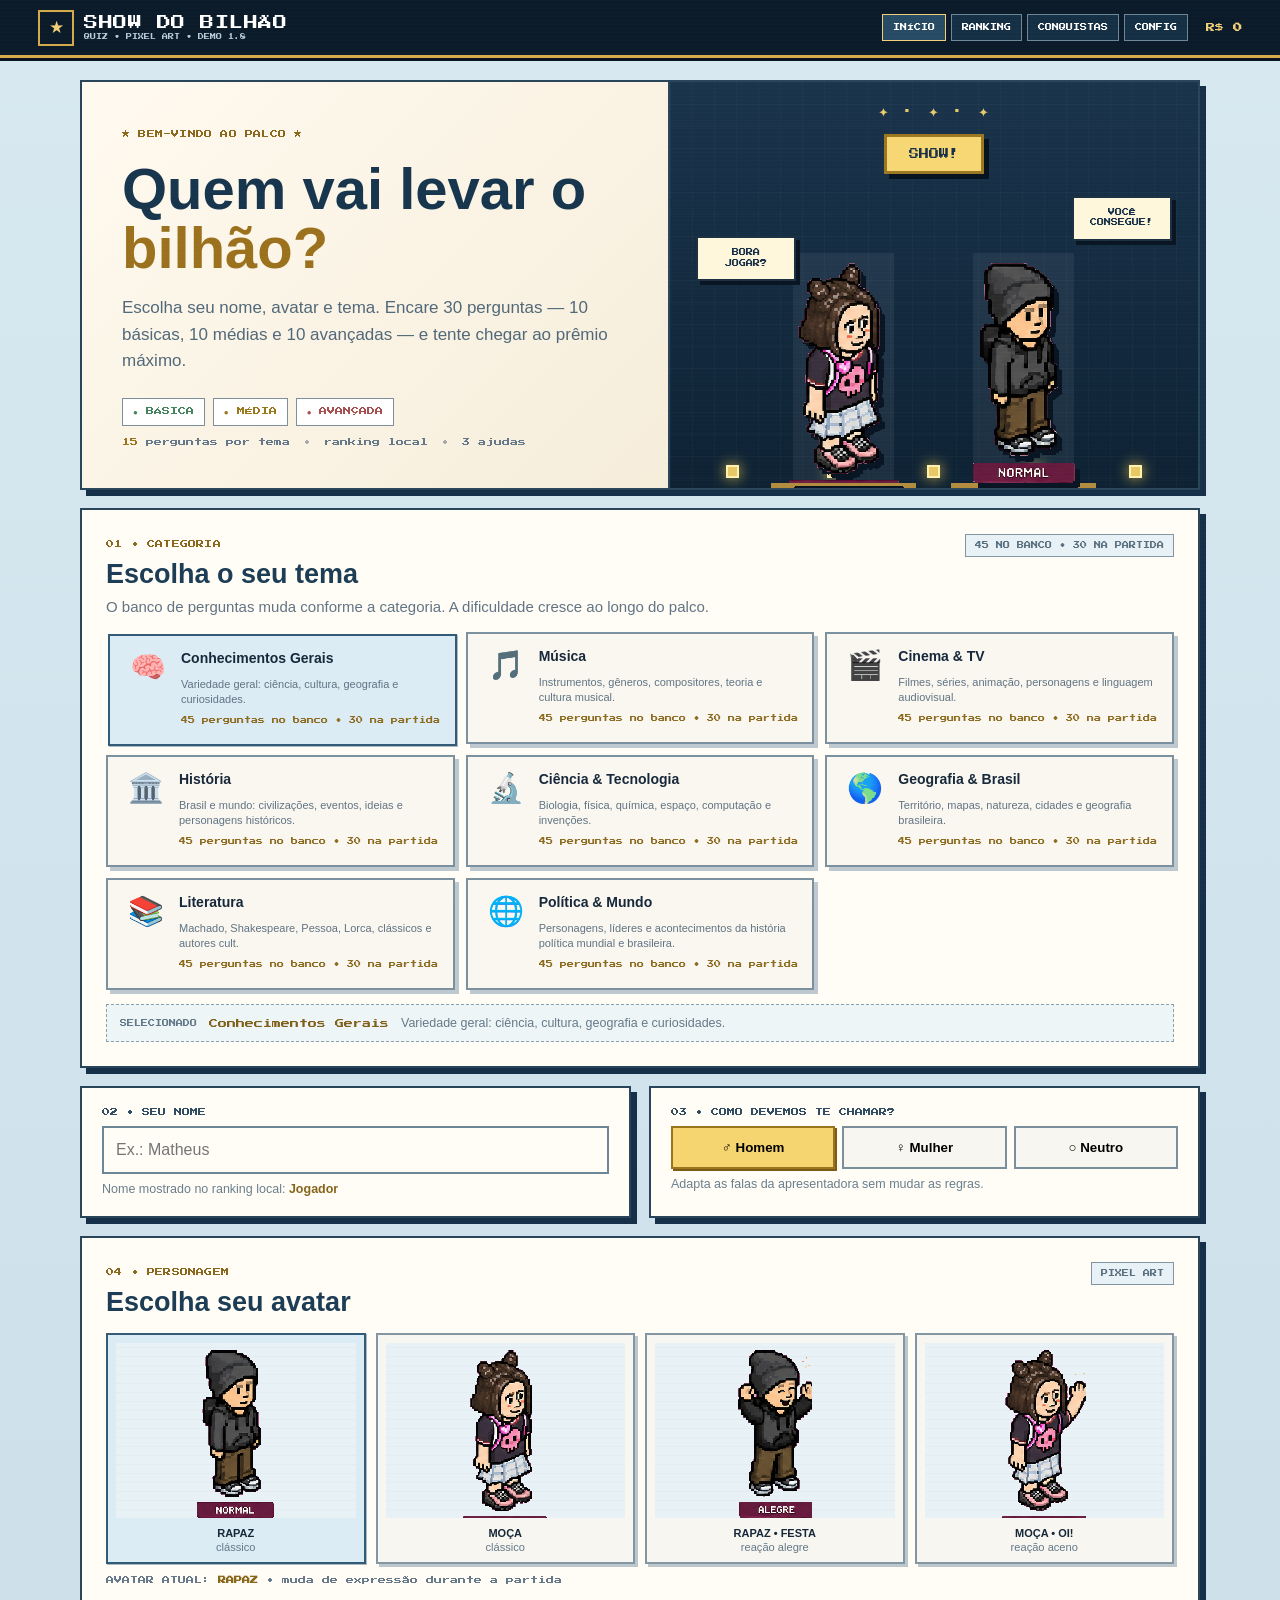
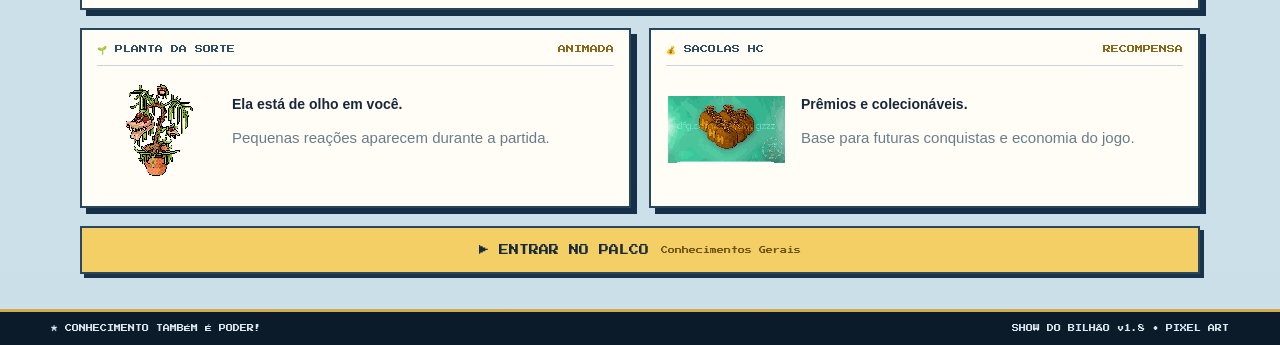
<file: v18/index.html>
<!doctype html>
<html lang="pt-BR">
<head>
<meta charset="utf-8">
<meta name="viewport" content="width=device-width,initial-scale=1,viewport-fit=cover">
<meta name="theme-color" content="#0d2033">
<meta name="description" content="Show do Bilhão — quiz em pixel art, demo 1.6">
<title>Show do Bilhão — Demo 1.8</title>
<style id="gameStyles">
@import url('https://fonts.googleapis.com/css2?family=Press+Start+2P&display=swap');
:root{--navy:#0c1b2a;--navy2:#132b40;--blue:#dcecf4;--blue2:#c9e0ec;--cream:#fff8e8;--paper:#fffdf5;--ink:#17283a;--muted:#617384;--gold:#d4aa4c;--gold2:#f1cf78;--line:#486b82;--green:#4e946a;--red:#b75b5b;--shadow:#173049;--pixel:2px}
*{box-sizing:border-box}html{scroll-behavior:smooth}body{margin:0;background:linear-gradient(#d7e8f0,#cbdfe9);color:var(--ink);font-family:Arial,Helvetica,sans-serif;font-size:15px;min-height:100vh}.scanlines{position:fixed;inset:0;pointer-events:none;z-index:50;background:repeating-linear-gradient(to bottom,rgba(255,255,255,.035) 0,rgba(255,255,255,.035) 1px,transparent 1px,transparent 4px);mix-blend-mode:soft-light}.topbar{position:sticky;top:0;z-index:20;display:flex;align-items:center;gap:18px;padding:9px max(14px,3vw);min-height:58px;background:var(--navy);border-bottom:3px solid var(--gold);color:#fff;box-shadow:0 3px 0 #08131f}.brand{display:flex;align-items:center;gap:10px;background:none;border:0;color:#fff;padding:0;text-align:left;cursor:pointer}.brand-mark{display:grid;place-items:center;width:36px;height:36px;border:2px solid var(--gold);color:var(--gold2);font-size:17px}.brand b{display:block;font:14px 'Press Start 2P',monospace;letter-spacing:.5px}.brand small{display:block;margin-top:4px;font:6px 'Press Start 2P',monospace;color:#b9cbd8}.nav{display:flex;gap:5px;margin-left:auto}.nav-btn,.menu-toggle{border:1px solid #6d8799;background:#152f45;color:#fff;padding:9px 10px;font:7px 'Press Start 2P',monospace;cursor:pointer}.nav-btn:hover,.nav-btn.active{background:#274b65;border-color:var(--gold2);color:#fff}.wallet{font:9px 'Press Start 2P',monospace;color:var(--gold2);white-space:nowrap}.menu-toggle{display:none}.app{width:min(1120px,94vw);margin:22px auto 35px}.view{display:none}.active-view{display:block}.panel{background:var(--paper);border:2px solid #29455a;box-shadow:6px 6px 0 var(--shadow)}.hero{display:grid;grid-template-columns:1.05fr .95fr;overflow:hidden;min-height:360px}.hero-copy{padding:42px 40px;background:linear-gradient(135deg,#fffaf0,#f6edda)}.eyebrow{font:8px 'Press Start 2P',monospace;letter-spacing:.2px;color:#8a671c}.hero h1{font-size:clamp(34px,5vw,58px);line-height:1.02;margin:18px 0;color:#17364e}.hero h1 span{color:#9b711e}.hero p{max-width:650px;font-size:17px;line-height:1.55;color:#516879}.ladder-mini{display:flex;gap:8px;flex-wrap:wrap;margin:24px 0 12px}.ladder-mini span{padding:8px 10px;border:1px solid #7d8f9b;font:8px 'Press Start 2P',monospace;background:#fff}.ladder-mini .basic{color:#43845e}.ladder-mini .medium{color:#9a761c}.ladder-mini .hard{color:#a74e4e}.hero-note{font:8px 'Press Start 2P',monospace;color:#65788a}.hero-note span{color:#9a731c}.hero-note i{font-style:normal;color:#aaa;margin:0 5px}.stage{position:relative;overflow:hidden;background:linear-gradient(#1a344c,#0e2234);display:flex;align-items:flex-end;justify-content:center;min-height:360px;border-left:2px solid #29455a}.stage-grid{position:absolute;inset:0;background:linear-gradient(rgba(255,255,255,.045) 1px,transparent 1px),linear-gradient(90deg,rgba(255,255,255,.045) 1px,transparent 1px);background-size:22px 22px;opacity:.55}.pixel-stars{position:absolute;top:22px;color:#e9c76e;font:13px 'Press Start 2P',monospace}.show-sign{position:absolute;top:52px;padding:12px 22px;background:#f7d774;color:#193147;border:3px solid #9b7721;box-shadow:5px 5px 0 #07131f;font:10px 'Press Start 2P',monospace}.stage-avatars{position:absolute;bottom:0;display:flex;gap:35px;align-items:end;z-index:2}.stage-avatar{width:145px;height:235px;display:flex;align-items:end;justify-content:center;background:linear-gradient(90deg,transparent 0 15%,rgba(255,255,255,.06) 15% 85%,transparent 85%);border-bottom:5px solid #b28c3e}.stage-avatar img{width:132px;height:220px;object-fit:contain;image-rendering:pixelated;filter:drop-shadow(5px 6px 0 #091522)}.bubble{position:absolute;z-index:3;padding:10px 13px;min-width:100px;background:#fff7dc;border:2px solid #1b3041;box-shadow:4px 4px 0 #091522;text-align:center;font:7px/1.5 'Press Start 2P',monospace;color:#173047}.bubble.left{left:5%;top:38%}.bubble.right{right:5%;top:28%}.stage-lights{position:absolute;bottom:10px;left:12px;right:12px;display:flex;justify-content:space-around}.stage-lights i{width:13px;height:13px;background:#e8c765;border:2px solid #fff1b0;box-shadow:0 0 14px #d9b747}.section-card{padding:24px;margin-top:18px}.section-heading{display:flex;justify-content:space-between;align-items:flex-start;gap:14px}.section-heading h2{font-size:27px;margin:8px 0 0;color:#1c3d55}.tag{padding:7px 9px;background:#e8f1f5;border:1px solid #8196a3;color:#597080;font:7px 'Press Start 2P',monospace;white-space:nowrap}.topic-intro{margin:8px 0 17px;color:var(--muted)}.topic-grid{display:grid;grid-template-columns:repeat(3,1fr);gap:11px}.topic-card{position:relative;display:grid;grid-template-columns:48px 1fr;grid-template-rows:auto auto auto;gap:4px 9px;min-height:112px;padding:14px;text-align:left;background:#f9f7ef;border:2px solid #7b919f;box-shadow:4px 4px 0 #bdc9cf;color:var(--ink);cursor:pointer;transition:transform .12s,background .12s,border-color .12s}.topic-card:hover{transform:translateY(-2px);background:#edf6fa}.topic-card.selected{transform:translate(2px,2px);background:#dcecf4;border-color:#315b76;box-shadow:1px 1px 0 #aab9c2}.topic-icon{grid-row:1/4;font-size:29px;display:grid;place-items:center}.topic-card b{font-size:14px}.topic-card small{font-size:11px;line-height:1.35;color:#617384}.topic-card em{font:7px 'Press Start 2P',monospace;color:#8d6b20;font-style:normal}.topic-selected{display:flex;align-items:center;gap:12px;flex-wrap:wrap;margin-top:14px;padding:11px 13px;border:1px dashed #8ca0ac;background:#eef5f6}.topic-selected span{font:7px 'Press Start 2P',monospace;color:#63798a}.topic-selected b{font:9px 'Press Start 2P',monospace;color:#7f601a}.topic-selected small{flex:1;min-width:180px;color:#657989}.setup-grid{display:grid;grid-template-columns:1fr 1fr;gap:18px;margin-top:18px}.field{padding:20px}.field label{display:block;font:8px 'Press Start 2P',monospace;color:#304d63;margin-bottom:10px}.field input{width:100%;padding:13px 12px;background:#fffdf5;border:2px solid #6e8798;font-size:16px;color:var(--ink);outline:0}.field input:focus{border-color:#2c5f80;box-shadow:0 0 0 3px #c7dfea}.field small{display:block;margin-top:8px;color:#6a7e8d}.field small b{color:#87651b}.choices{display:grid;grid-template-columns:repeat(3,1fr);gap:7px}.choice{padding:12px 8px;border:2px solid #7a8e9b;background:#f7f6f0;font-weight:900;cursor:pointer}.choice.selected{background:#f5d56f;border-color:#9a751d;box-shadow:2px 2px 0 #7d5c17}.avatar-grid{display:grid;grid-template-columns:repeat(4,1fr);gap:10px;margin-top:15px}.avatar-option{padding:8px;background:#f7f6f0;border:2px solid #8396a2;box-shadow:3px 3px 0 #bcc7cc;cursor:pointer;text-align:center;color:var(--ink)}.avatar-option.selected{background:#dcecf4;border-color:#315b76;box-shadow:1px 1px 0 #aab9c2}.avatar-art{height:175px;display:flex;align-items:end;justify-content:center;background:repeating-linear-gradient(0deg,#e8f2f6 0 8px,#e3edf1 8px 9px)}.avatar-art img{width:115px;height:168px;object-fit:contain;image-rendering:pixelated}.avatar-option b{display:block;font-size:11px;margin-top:9px}.avatar-option small{color:#657989}.avatar-status{margin-top:12px;font:8px 'Press Start 2P',monospace;color:#65798a}.avatar-status b{color:#8a681b}.extras-grid{display:grid;grid-template-columns:1fr 1fr;gap:18px;margin-top:18px}.extra{padding:15px}.extra-title{font:8px 'Press Start 2P',monospace;color:#2e4e64;padding-bottom:10px;border-bottom:1px solid #cbd4d9}.extra-title span{float:right;color:#8a681b}.extra-content{display:flex;align-items:center;gap:15px;min-height:125px}.extra-content img{width:120px;height:105px;object-fit:contain;image-rendering:pixelated}.extra-content b{font-size:14px}.extra-content p{color:#687d8c;line-height:1.4}.primary,.secondary,.danger{border:2px solid #29475e;cursor:pointer;font-weight:900}.primary{background:#f4cf65;color:#172b3d;padding:12px 18px;box-shadow:4px 4px 0 #18334a}.primary:hover{transform:translateY(-1px)}.primary.big{display:flex;align-items:center;justify-content:center;gap:12px;width:100%;margin-top:18px;padding:17px;font:10px 'Press Start 2P',monospace}.primary.big small{font:7px 'Press Start 2P',monospace;color:#705417}.secondary{background:#e5eef2;color:#233d52;padding:11px}.gamebar{display:grid;grid-template-columns:230px 1fr auto;align-items:center;gap:18px;padding:13px 15px}.player{display:flex;align-items:center;gap:10px}.mini-avatar{width:56px;height:66px;display:grid;place-items:end;background:#d9e9ef;border:1px solid #7e96a4;overflow:hidden}.mini-avatar img{width:53px;height:64px;object-fit:contain;image-rendering:pixelated}.player small{display:block;color:#627687;font-size:11px}.player b{display:block;margin-top:3px;font-size:16px}.progress-meta{display:flex;align-items:center;gap:10px;flex-wrap:wrap;font:8px 'Press Start 2P',monospace}.progress-meta span{color:#6b7f8e}.progress-meta #streak{margin-left:auto;color:#9a741a}.progress{height:10px;margin:8px 0 5px;background:#d9e3e7;border:1px solid #8196a2;overflow:hidden}.progress i{display:block;height:100%;width:0;background:linear-gradient(90deg,#4c8b69,#e2bd54);transition:width .25s}.progress-box>small{color:#6c7e8b}.prize{font:10px 'Press Start 2P',monospace;color:#856316;white-space:nowrap}.game-layout{display:grid;grid-template-columns:190px 1fr;gap:14px;margin-top:14px}.sidebar{padding:12px;display:flex;flex-direction:column;gap:8px;background:#f5f3e9}.side-head{display:flex;justify-content:space-between;font:7px 'Press Start 2P',monospace;color:#5d7180;padding-bottom:5px;border-bottom:1px solid #cbd3d7}.side-head b{color:#8b691c}.money-box{padding:13px;background:#e8f1f5;border:1px solid #849aa7;font:11px 'Press Start 2P',monospace;color:#7f611b}.life{display:flex;justify-content:space-between;align-items:center;text-align:left;padding:12px 10px;background:#fbfaf4;border:1px solid #8499a5;box-shadow:3px 3px 0 #bdc7cc;cursor:pointer;font-weight:900}.life:hover:not(:disabled){background:#e8f3f7}.life small{display:block;color:#758694;font-weight:400}.life:disabled{opacity:.45;cursor:not-allowed;box-shadow:1px 1px 0 #c2cbd0}.host-card{display:flex;gap:8px;align-items:center;min-height:100px;margin-top:5px;padding:8px;background:#dbeaf1;border:1px solid #7d94a2}.host-card img{width:52px;height:80px;object-fit:contain;image-rendering:pixelated}.host-card b{display:block;font:7px 'Press Start 2P',monospace;color:#3d596c;margin-bottom:7px}.host-card span{font-size:11px;line-height:1.35}.sidebar .secondary{margin-top:auto}.question{padding:20px;min-height:560px;position:relative;overflow:hidden}.question-top{display:flex;justify-content:space-between;align-items:flex-start;gap:15px}.difficulty{display:inline-block;padding:7px 9px;border:1px solid #a98a3e;background:#fff0b8;color:#866615;font:7px 'Press Start 2P',monospace}.question-topic{display:inline-block;margin-left:7px;padding:6px 8px;background:#edf4f7;border:1px solid #9aabb5;color:#597080;font:7px 'Press Start 2P',monospace}.timer-wrap{width:155px}.timer-wrap>span{display:block;text-align:right;font:8px 'Press Start 2P',monospace;color:#5b7180}.timer-wrap>span.danger{color:#a84848}.timer-wrap>span.off{color:#7e8b92}.timer{height:7px;margin-top:5px;background:#d7e1e5;border:1px solid #8296a1}.timer i{display:block;width:100%;height:100%;background:#5a8c70;transition:width .4s linear}.timer-wrap span.danger+.timer i{background:#b75b5b}.question-scene{height:95px;display:flex;align-items:end;justify-content:center;position:relative;margin:4px 0}.q-avatar{width:74px;height:84px;display:flex;align-items:end;justify-content:center;background:#dcebf1;border:1px solid #8399a5;overflow:hidden;z-index:2}.q-avatar img{width:68px;height:81px;object-fit:contain;image-rendering:pixelated}.scene-podium{position:absolute;bottom:0;width:210px;height:20px;background:#263f53;border:2px solid #6f8795;box-shadow:5px 5px 0 #152b3c}.q-plant{position:absolute;right:2%;bottom:3px;width:70px;height:70px;object-fit:contain;image-rendering:pixelated}.question h2{font-size:clamp(25px,3.3vw,38px);line-height:1.22;text-align:center;max-width:930px;margin:13px auto 22px;color:#152d43}.answers{display:grid;grid-template-columns:1fr 1fr;gap:12px}.answer{display:flex;align-items:center;gap:12px;min-height:70px;padding:13px 15px;text-align:left;background:#fcfaf1;border:2px solid #78909e;box-shadow:4px 4px 0 #bdc7cc;color:#172a3b;font-size:16px;font-weight:900;cursor:pointer;transition:.12s}.answer:hover:not(:disabled){transform:translateY(-2px);background:#eaf4f8}.answer:disabled{cursor:default}.answer-key{display:grid;place-items:center;min-width:30px;height:30px;background:#e9f0f3;border:1px solid #879ba6;font:9px 'Press Start 2P',monospace;color:#536a7a}.answer.correct{background:#d9f0df;border-color:#4e966b}.answer.correct .answer-key{background:#a9d7b7;border-color:#4e966b}.answer.wrong{background:#f5dddd;border-color:#b75b5b}.answer.disabled{opacity:.35;filter:grayscale(.3)}.reaction{min-height:35px;margin:14px auto 0;text-align:center;font:9px/1.5 'Press Start 2P',monospace;opacity:0;transform:translateY(4px);transition:.18s}.reaction.show{opacity:1;transform:none}.reaction.good{color:#28754b}.reaction.bad{color:#a34848}.explanation{display:none;max-width:820px;margin:9px auto 0;padding:10px 13px;background:#edf5f6;border-left:4px solid #7694a4;color:#5d7180;font-size:12px;line-height:1.45}.explanation.show{display:block}.next{display:block;margin:12px auto 0}.hidden{display:none!important}.page-head{padding:8px 2px 16px}.page-head h2{font-size:42px;margin:8px 0 4px;color:#193b54}.page-head p{margin:0;color:#5d7281}.ranking-panel{padding:15px}.rank-tabs{display:flex;gap:8px;margin-bottom:8px}.rank-tab{padding:9px 12px;background:#e9f1f4;border:1px solid #78909e;font-weight:900;cursor:pointer}.rank-tab.active{background:#f3d36d;border-color:#9c7720}.rank-row{display:grid;grid-template-columns:55px 1fr 140px 90px;gap:10px;align-items:center;padding:13px 8px;border-bottom:1px solid #d0d9dd}.rank-pos{font:9px 'Press Start 2P',monospace;color:#876719}.rank-name{font-weight:900}.rank-name small{display:block;color:#718492;font-size:10px;font-weight:400;margin-top:3px}.rank-score{text-align:right;font-weight:900;color:#745813}.rank-correct{text-align:right;color:#607687}.empty{text-align:center;padding:38px;color:#667b89}.achievement-grid{display:grid;grid-template-columns:repeat(3,1fr);gap:14px}.achievement{padding:18px;min-height:160px}.achievement .icon{font-size:36px}.achievement b{display:block;margin:10px 0 5px}.achievement small{display:block;color:#6c7f8c;min-height:34px}.achievement span{display:inline-block;margin-top:11px;font:7px 'Press Start 2P',monospace}.achievement.unlocked{background:#f9f4df}.achievement.locked{filter:grayscale(.8);opacity:.55}.achievement.unlocked span{color:#39805a}.settings{padding:22px;display:flex;flex-direction:column;gap:12px}.settings label{font-weight:900;padding:13px;background:#f5f2e8;border:1px solid #b6c3ca}.settings input[type=checkbox]{accent-color:#315b76;margin-right:9px}.settings input[type=number]{margin-left:8px;width:85px;padding:7px;border:1px solid #879ba6}.kbd-help{padding:12px;background:#edf4f6;border-left:4px solid #8ba0ad;color:#617582}.danger{align-self:flex-start;background:#f5dddd;color:#803d3d;padding:11px}.result{max-width:720px;margin:20px auto;text-align:center;padding:34px}.result>img{width:190px;height:105px;object-fit:contain}.result h2{font-size:38px;margin:13px 0 7px;color:#183b55}.result p{color:#5d7180}.result-topic{display:inline-block;padding:7px 10px;background:#e6f0f4;border:1px solid #8da1ad;color:#536b7c;font:8px 'Press Start 2P',monospace}.result-stats{display:flex;justify-content:center;gap:45px;margin:25px 0}.result-stats div{display:flex;flex-direction:column;gap:6px}.result-stats b{font:12px 'Press Start 2P',monospace;color:#866317}.result-stats small{color:#687d8b}.result-actions{display:flex;justify-content:center;gap:10px;flex-wrap:wrap}footer{display:flex;justify-content:space-between;gap:15px;padding:13px 4vw;background:#0c1b2a;color:#dbe7ee;border-top:3px solid var(--gold);font:7px 'Press Start 2P',monospace}.no-motion *{animation:none!important;transition:none!important}
button:focus-visible,input:focus-visible{outline:3px solid #5d8daf;outline-offset:2px}
@media(max-width:980px){.nav{display:none;position:absolute;top:58px;right:10px;padding:8px;background:#0c1b2a;border:2px solid var(--gold);box-shadow:4px 4px 0 #07131f;flex-direction:column}.nav.open{display:flex}.menu-toggle{display:block}.hero{grid-template-columns:1fr}.stage{border-left:0;border-top:2px solid #29455a}.topic-grid{grid-template-columns:1fr 1fr}.avatar-grid{grid-template-columns:repeat(2,1fr)}.gamebar{grid-template-columns:1fr auto}.progress-box{grid-column:1/-1;grid-row:2}.game-layout{grid-template-columns:1fr}.sidebar{display:grid;grid-template-columns:repeat(3,1fr);align-items:stretch}.side-head,.money-box,.host-card,.sidebar .secondary{grid-column:1/-1}.host-card{margin-top:0}.sidebar .secondary{margin-top:0}.achievement-grid{grid-template-columns:1fr 1fr}}
@media(max-width:650px){body{font-size:14px}.app{width:94vw;margin-top:14px}.topbar{padding:8px 10px}.brand b{font-size:9px}.brand small{font-size:5px}.wallet{font-size:8px}.hero-copy{padding:28px 23px}.hero h1{font-size:34px}.hero p{font-size:15px}.stage{min-height:310px}.stage-avatar{width:115px;height:205px}.stage-avatar img{width:105px;height:195px}.bubble{min-width:84px;font-size:6px;padding:8px}.section-card{padding:17px}.topic-grid{grid-template-columns:1fr}.setup-grid,.extras-grid{grid-template-columns:1fr}.choices{grid-template-columns:1fr}.avatar-grid{grid-template-columns:1fr 1fr}.avatar-art{height:145px}.avatar-art img{height:140px}.gamebar{grid-template-columns:1fr auto;gap:8px}.player b{font-size:14px}.progress-meta{font-size:7px}.prize{font-size:8px}.sidebar{grid-template-columns:1fr}.question{padding:16px;min-height:0}.question-top{flex-direction:column}.timer-wrap{width:100%}.timer-wrap>span{text-align:left}.question h2{font-size:clamp(22px,7vw,30px)}.answers{grid-template-columns:1fr}.answer{min-height:60px;font-size:15px}.q-plant{width:55px;height:55px}.result-stats{gap:18px}.result-stats b{font-size:9px}.page-head h2{font-size:34px}.achievement-grid{grid-template-columns:1fr}.rank-row{grid-template-columns:40px 1fr 95px}.rank-correct{display:none}footer{flex-direction:column;font-size:5px}}
@media(max-width:390px){.avatar-grid{grid-template-columns:1fr}.stage-avatars{gap:5px}.stage-avatar{width:105px}.bubble{display:none}.hero h1{font-size:30px}}
@media(prefers-reduced-motion:reduce){*,*:before,*:after{animation:none!important;transition:none!important}}
.lives{letter-spacing:2px;font-size:1.05em;white-space:nowrap}.life-panel{margin:10px 0;padding:10px;border:1px solid rgba(20,50,80,.18);border-radius:10px;background:rgba(255,255,255,.65)}.life-panel>b{font-size:.72rem}.life-hearts{height:5px;background:linear-gradient(90deg,#d94c58 0 100%);margin:7px 0;border-radius:9px;transition:width .25s ease}.life-panel small{font-size:.68rem;color:#52677a}.result-stats{grid-template-columns:repeat(4,1fr)}
@media(max-width:700px){.result-stats{grid-template-columns:repeat(2,1fr)}.lives{font-size:.9em}.life-panel{margin:7px 0}}

</style>
</head>
<body>
<div class="scanlines" aria-hidden="true"></div>
<header class="topbar">
  <button class="brand" data-view="home" aria-label="Voltar ao início"><span class="brand-mark">★</span><span><b>SHOW DO BILHÃO</b><small>QUIZ • PIXEL ART • DEMO 1.8</small></span></button>
  <nav class="nav" aria-label="Menu principal">
    <button class="nav-btn active" data-view="home">INÍCIO</button>
    <button class="nav-btn" data-view="ranking">RANKING</button>
    <button class="nav-btn" data-view="achievements">CONQUISTAS</button>
    <button class="nav-btn" data-view="config">CONFIG</button>
  </nav>
  <div class="wallet">R$ <b id="money">0</b></div><button class="menu-toggle" id="menuToggle" aria-label="Abrir menu">☰</button>
</header>

<main class="app">
<section id="home" class="view active-view">
  <div class="hero panel">
    <div class="hero-copy">
      <span class="eyebrow">★ BEM-VINDO AO PALCO ★</span>
      <h1>Quem vai levar o <span>bilhão?</span></h1>
      <p>Escolha seu nome, avatar e tema. Encare 30 perguntas — 10 básicas, 10 médias e 10 avançadas — e tente chegar ao prêmio máximo.</p>
      <div class="ladder-mini"><span class="basic">● BÁSICA</span><span class="medium">● MÉDIA</span><span class="hard">● AVANÇADA</span></div>
      <div class="hero-note"><span>15</span> perguntas por tema <i>•</i> ranking local <i>•</i> 3 ajudas</div>
    </div>
    <div class="stage">
      <div class="stage-grid"></div><div class="pixel-stars">✦ · ✦ · ✦</div><div class="show-sign">SHOW!</div>
      <div class="stage-avatars"><div class="stage-avatar"><img id="heroFemale" src="assets/female-normal.png" alt="Avatar feminino"></div><div class="stage-avatar"><img id="heroMale" src="assets/male-normal.png" alt="Avatar masculino"></div></div>
      <div class="bubble left">BORA<br>JOGAR?</div><div class="bubble right">VOCÊ<br>CONSEGUE!</div>
      <div class="stage-lights"><i></i><i></i><i></i><i></i><i></i></div>
    </div>
  </div>

  <div class="panel section-card topic-panel">
    <div class="section-heading"><div><span class="eyebrow">01 • CATEGORIA</span><h2>Escolha o seu tema</h2></div><span class="tag">45 NO BANCO • 30 NA PARTIDA</span></div>
    <p class="topic-intro">O banco de perguntas muda conforme a categoria. A dificuldade cresce ao longo do palco.</p>
    <div id="topicGrid" class="topic-grid"></div>
    <div class="topic-selected"><span>SELECIONADO</span><b id="selectedTopicName">Conhecimentos Gerais</b><small id="selectedTopicDesc"></small></div>
  </div>

  <div class="setup-grid">
    <div class="panel field"><label for="username">02 • SEU NOME</label><input id="username" maxlength="18" autocomplete="nickname" placeholder="Ex.: Matheus"><small>Nome mostrado no ranking local: <b id="namePreview">Jogador</b></small></div>
    <div class="panel field"><label>03 • COMO DEVEMOS TE CHAMAR?</label><div class="choices"><button class="choice selected" data-gender="masculino">♂ Homem</button><button class="choice" data-gender="feminino">♀ Mulher</button><button class="choice" data-gender="neutro">○ Neutro</button></div><small>Adapta as falas da apresentadora sem mudar as regras.</small></div>
  </div>

  <div class="panel section-card avatar-panel">
    <div class="section-heading"><div><span class="eyebrow">04 • PERSONAGEM</span><h2>Escolha seu avatar</h2></div><span class="tag">PIXEL ART</span></div>
    <div class="avatar-grid">
      <button class="avatar-option selected" data-avatar="masculino" data-state="normal"><span class="avatar-art"><img src="assets/male-normal.png" alt="Rapaz"></span><b>RAPAZ</b><small>clássico</small></button>
      <button class="avatar-option" data-avatar="feminino" data-state="normal"><span class="avatar-art"><img src="assets/female-normal.png" alt="Moça"></span><b>MOÇA</b><small>clássico</small></button>
      <button class="avatar-option" data-avatar="masculino" data-state="happy"><span class="avatar-art"><img src="assets/male-happy.png" alt="Rapaz sorrindo"></span><b>RAPAZ • FESTA</b><small>reação alegre</small></button>
      <button class="avatar-option" data-avatar="feminino" data-state="wave"><span class="avatar-art"><img src="assets/female-wave.png" alt="Moça acenando"></span><b>MOÇA • OI!</b><small>reação aceno</small></button>
    </div>
    <div class="avatar-status">AVATAR ATUAL: <b id="avatarName">RAPAZ</b> <span>• muda de expressão durante a partida</span></div>
  </div>

  <div class="extras-grid">
    <div class="panel extra"><div class="extra-title">🌱 PLANTA DA SORTE <span>ANIMADA</span></div><div class="extra-content"><img src="assets/planta-sorte.gif" alt="Planta carnívora animada"><div><b>Ela está de olho em você.</b><p>Pequenas reações aparecem durante a partida.</p></div></div></div>
    <div class="panel extra"><div class="extra-title">💰 SACOLAS HC <span>RECOMPENSA</span></div><div class="extra-content"><img src="assets/sacolas-hc.gif" alt="Sacolas HC"><div><b>Prêmios e colecionáveis.</b><p>Base para futuras conquistas e economia do jogo.</p></div></div></div>
  </div>
  <button id="startBtn" class="primary big">▶ ENTRAR NO PALCO <small id="startTopic">Conhecimentos Gerais</small></button>
</section>

<section id="game" class="view">
 <div class="gamebar panel">
   <div class="player"><div class="mini-avatar"><img id="gameAvatar" src="assets/male-normal.png" alt=""></div><div><small id="greeting">Boa sorte!</small><b id="playerName">Jogador</b></div></div>
   <div class="progress-box"><div class="progress-meta"><b id="roundLabel">PERGUNTA 1/30</b><span id="gameTopic">Conhecimentos Gerais</span><span id="streak">🔥 0</span><span class="lives" id="lives" aria-label="Vidas">❤❤❤</span></div><div class="progress"><i id="progress"></i></div><small><span id="progressText">0/30</span> • próximo: <b id="prizeNext">R$ 1.000</b></span> <b id="errors">ERROS 0/3</b></small></div>
   <div class="prize">R$ <b id="prize">0</b></div>
 </div>
 <div class="game-layout">
  <aside class="sidebar panel">
   <div class="side-head"><span>PAINEL</span><b>AJUDAS</b></div><div class="money-box">R$ <b id="sidePrize">0</b></div><div class="life-panel"><b>VIDAS</b><div class="life-hearts" id="lifeBar" style="width:100%"></div><small>3 erros encerram a partida</small></div>
   <button class="life" id="hint50"><span>50:50</span><small>elimina 2</small></button><button class="life" id="hintAudience"><span>👥 PLATEIA</span><small>palpite</small></button><button class="life" id="hintSkip"><span>⏭ PULAR</span><small>1 vez</small></button>
   <div class="host-card"><img id="hostAvatar" src="assets/female-normal.png" alt="Apresentadora"><div><b>APRESENTADORA</b><span id="hostLine">A apresentadora está de olho...</span></div></div>
   <button class="secondary" id="quitBtn">⏹ SAIR DA PARTIDA</button>
  </aside>
  <article class="question panel">
   <div class="question-top"><div><span class="difficulty" id="difficulty">BÁSICA</span><span class="question-topic" id="questionTopic">Conhecimentos Gerais</span></div><div class="timer-wrap"><span id="timer">⏱ 30s</span><div class="timer"><i id="timerBar"></i></div></div></div>
   <div class="question-scene"><div class="q-avatar"><img id="questionAvatar" src="assets/male-normal.png" alt="Seu avatar"></div><div class="scene-podium"></div><img class="q-plant" src="assets/planta-sorte.gif" alt="Planta da sorte"></div>
   <h2 id="question">Pergunta</h2><div id="answers" class="answers"></div>
   <div id="reaction" class="reaction" aria-live="polite"></div><div id="explanation" class="explanation" aria-live="polite"></div>
   <button id="nextBtn" class="primary next hidden">PRÓXIMA ▶</button>
  </article>
 </div>
</section>

<section id="ranking" class="view"><div class="page-head"><span class="eyebrow">PLACAR LOCAL</span><h2>Ranking</h2><p>Resultados ficam salvos somente neste navegador.</p></div><div class="panel ranking-panel"><div class="rank-tabs"><button class="rank-tab active" data-rank="all">GERAL</button><button class="rank-tab" data-rank="perfect">30/30</button></div><div id="rankingList"></div></div></section>
<section id="achievements" class="view"><div class="page-head"><span class="eyebrow">COLEÇÃO</span><h2>Conquistas</h2><p>Medalhas por acertos, sequência e prêmio.</p></div><div id="achievementGrid" class="achievement-grid"></div></section>
<section id="config" class="view"><div class="page-head"><span class="eyebrow">PREFERÊNCIAS</span><h2>Configurações</h2><p>Ajuste o palco ao seu dispositivo.</p></div><div class="panel settings"><label><input type="checkbox" id="soundToggle" checked> Sons e efeitos</label><label><input type="checkbox" id="motionToggle" checked> Animações pixel art</label><label><input type="checkbox" id="compactToggle"> Interface compacta</label><label><input type="checkbox" id="timerToggle" checked> Cronômetro por pergunta</label><label class="timer-setting">Tempo: <input type="number" id="timerSeconds" min="10" max="60" step="5" value="30"> segundos</label><p class="kbd-help">Teclado: <b>1–4</b> escolhe uma alternativa. No celular/tablet, toque normalmente.</p><button id="clearData" class="danger">LIMPAR RANKING LOCAL</button></div></section>
<section id="result" class="view"><div class="result panel"><img src="assets/sacolas-hc.gif" alt="Sacolas HC"><span class="eyebrow">FIM DE JOGO</span><h2 id="resultTitle">Resultado</h2><p id="resultText"></p><div class="result-topic" id="resultTopic">Conhecimentos Gerais</div><div class="result-stats"><div><b id="resultPrize">R$ 0</b><small>prêmio</small></div><div><b id="resultCorrect">0/30</b><small>acertos</small></div><div><b id="resultErrors">0/3</b><small>erros</small></div><div><b id="resultBest">0</b><small>sequência</small></div></div><div class="result-actions"><button id="retryBtn" class="primary">↻ TENTAR DE NOVO</button><button id="restartBtn" class="secondary">⌂ VOLTAR AO INÍCIO</button><button class="secondary" data-view="ranking">🏆 VER RANKING</button></div></div></section>
</main>
<footer><span>★ CONHECIMENTO TAMBÉM É PODER!</span><span>SHOW DO BILHÃO v1.8 • PIXEL ART</span></footer>
<script id="gameScript">
const PRIZES=[1000,2000,3000,4000,5000,6000,7000,8000,9000,10000,15000,25000,35000,45000,55000,65000,75000,85000,95000,100000,150000,250000,350000,450000,550000,650000,750000,850000,900000,1000000];
const raw={
'Conhecimentos Gerais':[
['BÁSICA','Qual é o maior planeta do Sistema Solar?',['Terra','Júpiter','Marte','Vênus'],1],
['BÁSICA','Qual é a capital do Brasil?',['Rio de Janeiro','Brasília','Salvador','São Paulo'],1],
['BÁSICA','Quantos lados tem um triângulo?',['2','3','4','5'],1],
['BÁSICA','Qual animal é conhecido popularmente como “rei da selva”?',['Tigre','Leão','Lobo','Onça'],1],
['BÁSICA','Qual é o resultado de 7 × 8?',['54','56','64','48'],1],
['MÉDIA','Qual é o símbolo químico do ferro?',['Fe','Ir','F','Fr'],0],
['MÉDIA','Qual é a unidade básica de informação digital?',['Byte','Bit','Pixel','Hertz'],1],
['MÉDIA','Qual é a raiz quadrada de 144?',['10','11','12','14'],2],
['MÉDIA','Qual é o maior oceano da Terra?',['Atlântico','Índico','Pacífico','Ártico'],2],
['MÉDIA','Qual órgão bombeia o sangue pelo corpo?',['Pulmão','Fígado','Coração','Rim'],2],
['AVANÇADA','Qual é o número atômico do carbono?',['6','8','12','14'],0],
['AVANÇADA','Qual princípio afirma que a energia não é criada nem destruída, apenas transformada?',['Inércia','Conservação da energia','Arquimedes','Exclusão de Pauli'],1],
['AVANÇADA','Qual é a unidade SI de resistência elétrica?',['Volt','Watt','Ohm','Ampere'],2],
['AVANÇADA','Em genética, qual molécula normalmente armazena a informação hereditária?',['ATP','DNA','Lipídio','Glicogênio'],1],
['AVANÇADA','Qual instrumento mede a pressão atmosférica?',['Termômetro','Barômetro','Higrômetro','Anemômetro'],1]],
'Música':[
['BÁSICA','Qual instrumento tem teclas pretas e brancas?',['Violino','Piano','Flauta','Trompete'],1],
['BÁSICA','Quantas cordas tem um violão tradicional?',['4','5','6','7'],2],
['BÁSICA','Qual símbolo indica silêncio na música?',['Pausa','Clave','Nota','Andamento'],0],
['BÁSICA','Qual destes é um gênero musical brasileiro?',['Samba','Blues','Country','Reggae'],0],
['BÁSICA','Quem é conhecido como “Rei do Pop”?',['Elvis Presley','Michael Jackson','Frank Sinatra','Bob Dylan'],1],
['MÉDIA','Qual compositor escreveu a Nona Sinfonia?',['Mozart','Beethoven','Bach','Vivaldi'],1],
['MÉDIA','Qual instrumento pertence à família das madeiras?',['Trompete','Violino','Flauta','Tímpano'],2],
['MÉDIA','O que significa BPM na música?',['Batidas por minuto','Baixos por melodia','Balanço por minuto','Batidas por música'],0],
['MÉDIA','Qual gênero nasceu no delta do Mississippi e influenciou o rock?',['Blues','Sertanejo','Tango','Fado'],0],
['MÉDIA','Qual compositor brasileiro escreveu “Aquarela do Brasil”?',['Ary Barroso','Heitor Villa-Lobos','Tom Jobim','Pixinguinha'],0],
['AVANÇADA','Qual compositor é associado às Variações Goldberg?',['Bach','Chopin','Wagner','Debussy'],0],
['AVANÇADA','Em harmonia, qual intervalo contém três tons inteiros?',['Terça menor','Trítono','Quinta justa','Oitava'],1],
['AVANÇADA','Qual é a tonalidade maior sem sustenidos nem bemóis na armadura?',['Dó maior','Ré maior','Sol maior','Lá maior'],0],
['AVANÇADA','Qual compositor brasileiro foi autor de “Bachianas Brasileiras”?',['Villa-Lobos','Carlos Gomes','Pixinguinha','Cartola'],0],
['AVANÇADA','Qual movimento musical do século XX ficou associado a compositores como Schoenberg?',['Impressionismo','Expressionismo','Classicismo','Barroco'],1]],
'Cinema & TV':[
['BÁSICA','Qual personagem vive em Gotham City?',['Superman','Batman','Homem-Aranha','Hulk'],1],
['BÁSICA','Qual filme apresenta um parque com dinossauros clonados?',['Jurassic Park','Titanic','Avatar','Matrix'],0],
['BÁSICA','Quem é o ogro protagonista de Shrek?',['Fiona','Shrek','Burro','Gato de Botas'],1],
['BÁSICA','Qual é o nome da escola de Harry Potter?',['Hogwarts','Camelot','Nárnia','Arkham'],0],
['BÁSICA','Em qual saga aparece o personagem Darth Vader?',['Star Wars','Star Trek','Matrix','Alien'],0],
['MÉDIA','Qual diretor dirigiu “Pulp Fiction”?',['Steven Spielberg','Quentin Tarantino','Christopher Nolan','James Cameron'],1],
['MÉDIA','Qual filme brasileiro ganhou o Urso de Ouro em Berlim em 2024?',['Ainda Estou Aqui','Central do Brasil','Tropa de Elite','Cidade de Deus'],0],
['MÉDIA','Qual série acompanha uma família chamada Simpson?',['Friends','The Simpsons','Lost','The Office'],1],
['MÉDIA','Qual ator interpretou Jack em Titanic?',['Tom Hanks','Leonardo DiCaprio','Brad Pitt','Matt Damon'],1],
['MÉDIA','Qual estúdio criou Toy Story?',['Pixar','Studio Ghibli','DreamWorks','Aardman'],0],
['AVANÇADA','Qual filme venceu a Palma de Ouro em Cannes em 1994?',['Pulp Fiction','Forrest Gump','Clube da Luta','Seven'],0],
['AVANÇADA','Quem dirigiu “2001: Uma Odisseia no Espaço”?',['Stanley Kubrick','Ridley Scott','George Lucas','Francis Ford Coppola'],0],
['AVANÇADA','Qual movimento cinematográfico italiano surgiu no pós-Segunda Guerra?',['Neorrealismo italiano','Nouvelle Vague','Expressionismo alemão','Dogma 95'],0],
['AVANÇADA','Qual diretor ficou associado ao cinema de animação do Studio Ghibli?',['Hayao Miyazaki','Akira Kurosawa','Satoshi Kon','Isao Takahata'],0],
['AVANÇADA','Qual filme de Orson Welles é frequentemente citado como marco da linguagem cinematográfica?',['Cidadão Kane','Janela Indiscreta','O Poderoso Chefão','Metropolis'],0]],
'História':[
['BÁSICA','Em que ano começou a Revolução Francesa?',['1492','1789','1815','1914'],1],
['BÁSICA','Quem foi o primeiro imperador do Brasil?',['Pedro I','Pedro II','Getúlio Vargas','Deodoro da Fonseca'],0],
['BÁSICA','Qual civilização construiu Machu Picchu?',['Maia','Asteca','Inca','Fenícia'],2],
['BÁSICA','Qual povo construiu as pirâmides de Gizé?',['Romanos','Egípcios','Gregos','Persas'],1],
['BÁSICA','A Independência do Brasil foi proclamada em qual ano?',['1808','1822','1889','1891'],1],
['MÉDIA','Qual tratado encerrou formalmente a Primeira Guerra Mundial com a Alemanha?',['Tordesilhas','Versalhes','Utrecht','Brest-Litovsk'],1],
['MÉDIA','A Revolução Industrial começou primeiro em qual país?',['França','Alemanha','Inglaterra','Itália'],2],
['MÉDIA','Qual cidade foi capital do Império Romano do Oriente?',['Atenas','Constantinopla','Alexandria','Cartago'],1],
['MÉDIA','Quem liderou a expedição que chegou à América em 1492 sob a Coroa espanhola?',['Cristóvão Colombo','Vasco da Gama','Fernão de Magalhães','Pedro Álvares Cabral'],0],
['MÉDIA','Qual acontecimento marcou o início convencional da Idade Média no Ocidente?',['Queda do Império Romano do Ocidente','Revolução Francesa','Queda de Constantinopla','Descoberta da América'],0],
['AVANÇADA','Qual civilização desenvolveu a escrita cuneiforme na Mesopotâmia?',['Suméria','Inca','Minoica','Maia'],0],
['AVANÇADA','Qual dinastia chinesa construiu grande parte da Cidade Proibida?',['Han','Ming','Tang','Qing'],1],
['AVANÇADA','Qual conferência de 1884–1885 estabeleceu regras para a ocupação colonial europeia na África?',['Conferência de Viena','Conferência de Berlim','Congresso de Paris','Tratado de Versalhes'],1],
['AVANÇADA','Qual acordo de 1494 dividiu áreas de exploração entre Portugal e Espanha?',['Tratado de Utrecht','Tratado de Tordesilhas','Tratado de Madri','Paz de Westfália'],1],
['AVANÇADA','Qual batalha de 1815 marcou a derrota definitiva de Napoleão Bonaparte?',['Austerlitz','Waterloo','Leipzig','Trafalgar'],1]],
'Ciência & Tecnologia':[
['BÁSICA','Qual gás é mais abundante na atmosfera terrestre?',['Oxigênio','Nitrogênio','CO₂','Hélio'],1],
['BÁSICA','A água ferve, ao nível do mar, aproximadamente a:',['50 °C','80 °C','100 °C','120 °C'],2],
['BÁSICA','Qual planeta é conhecido como Planeta Vermelho?',['Vênus','Marte','Mercúrio','Netuno'],1],
['BÁSICA','Qual órgão humano é responsável principalmente pela troca gasosa?',['Coração','Pulmão','Rim','Estômago'],1],
['BÁSICA','Qual unidade mede corrente elétrica?',['Volt','Watt','Ampere','Ohm'],2],
['MÉDIA','Qual processo produz ATP principalmente nas mitocôndrias?',['Fotossíntese','Respiração celular','Transcrição','Digestão'],1],
['MÉDIA','Qual elemento tem símbolo O?',['Ouro','Oxigênio','Ósmio','Oganessônio'],1],
['MÉDIA','Qual tecnologia é usada para determinar posição por satélites?',['GPS','USB','HDMI','NFC'],0],
['MÉDIA','Qual partícula possui carga elétrica negativa?',['Próton','Nêutron','Elétron','Fóton'],2],
['MÉDIA','Qual camada da atmosfera contém a maior parte do ozônio estratosférico?',['Troposfera','Estratosfera','Mesosfera','Termosfera'],1],
['AVANÇADA','Qual é a segunda lei da termodinâmica associada ao aumento da entropia em processos espontâneos?',['Lei da inércia','Segunda lei da termodinâmica','Lei de Coulomb','Lei de Hooke'],1],
['AVANÇADA','Qual cientista formulou as equações clássicas do eletromagnetismo?',['James Clerk Maxwell','Gregor Mendel','Louis Pasteur','Niels Bohr'],0],
['AVANÇADA','Qual é a unidade SI de capacitância elétrica?',['Tesla','Farad','Henry','Weber'],1],
['AVANÇADA','Em computação, qual estrutura segue o princípio LIFO?',['Fila','Pilha','Árvore','Grafo'],1],
['AVANÇADA','Qual método permite estimar a idade de materiais orgânicos usando o carbono-14?',['Datação radiocarbônica','Espectroscopia Raman','Cromatografia','Difração de raios X'],0]],
'Geografia & Brasil':[
['BÁSICA','Qual é o maior país da América do Sul em território?',['Argentina','Brasil','Peru','Colômbia'],1],
['BÁSICA','Qual oceano banha a costa leste do Brasil?',['Pacífico','Índico','Atlântico','Ártico'],2],
['BÁSICA','Qual é a capital do Maranhão?',['Teresina','São Luís','Belém','Fortaleza'],1],
['BÁSICA','Em qual continente fica o Egito?',['Europa','África','Ásia','Oceania'],1],
['BÁSICA','Qual linha imaginária divide a Terra em hemisférios Norte e Sul?',['Trópico de Câncer','Meridiano de Greenwich','Linha do Equador','Trópico de Capricórnio'],2],
['MÉDIA','Qual é o rio mais extenso inteiramente em território brasileiro?',['São Francisco','Paraná','Amazonas','Tocantins'],0],
['MÉDIA','Qual bioma ocupa grande parte da região Centro-Oeste do Brasil?',['Caatinga','Cerrado','Pampa','Mata Atlântica'],1],
['MÉDIA','Qual país não faz fronteira terrestre com o Brasil?',['Chile','Bolívia','Peru','Colômbia'],0],
['MÉDIA','Qual é a cordilheira que se estende pela costa oeste da América do Sul?',['Alpes','Andes','Himalaias','Rochosas'],1],
['MÉDIA','Qual é a maior ilha do mundo?',['Groenlândia','Madagascar','Bornéu','Nova Guiné'],0],
['AVANÇADA','Qual é o ponto mais alto do Brasil?',['Pico da Neblina','Pico da Bandeira','Monte Roraima','Pico das Agulhas Negras'],0],
['AVANÇADA','Qual corrente oceânica quente influencia fortemente a costa leste do Brasil?',['Corrente do Brasil','Corrente de Humboldt','Corrente de Benguela','Corrente de Labrador'],0],
['AVANÇADA','Qual país possui a maior extensão territorial da África?',['Argélia','Sudão','Líbia','República Democrática do Congo'],0],
['AVANÇADA','Qual estreito separa a Europa da África entre Espanha e Marrocos?',['Bósforo','Gibraltar','Ormuz','Malaca'],1],
['AVANÇADA','Qual é a capital nacional localizada mais próxima da Linha do Equador entre as capitais brasileiras?',['Macapá','Belém','Boa Vista','Manaus'],0]]
};

/* SHOW DO BILHÃO — DEMO 1.6
   Foco: estabilidade, UX, microinterações e acessibilidade.
*/

const EXTRA={
'Conhecimentos Gerais':[
['BÁSICA','Qual é o continente com maior área territorial?',['Ásia','África','Europa','Oceania'],0],['BÁSICA','Qual é a língua mais falada no mundo por número de falantes nativos?',['Inglês','Espanhol','Mandarim','Hindi'],2],['BÁSICA','Qual metal é líquido em temperatura ambiente?',['Ferro','Mercúrio','Cobre','Alumínio'],1],['BÁSICA','Quantos dias tem um ano bissexto?',['365','366','364','360'],1],['BÁSICA','Qual é o símbolo químico do ouro?',['Ag','Au','Gd','Or'],1],['MÉDIA','Qual país é conhecido como Terra do Sol Nascente?',['China','Coreia do Sul','Japão','Tailândia'],2],['MÉDIA','Qual é o menor número primo?',['0','1','2','3'],2],['MÉDIA','Qual camada da Terra é formada principalmente por ferro e níquel?',['Crosta','Manto','Núcleo','Litosfera'],2],['MÉDIA','Qual vitamina é produzida pela pele com exposição solar?',['A','B12','C','D'],3],['MÉDIA','Qual é a moeda oficial do Japão?',['Won','Yuan','Iene','Rupia'],2],['AVANÇADA','Qual filósofo escreveu A República?',['Aristóteles','Platão','Sócrates','Epicuro'],1],['AVANÇADA','Qual elemento possui número atômico 79?',['Prata','Ouro','Platina','Mercúrio'],1],['AVANÇADA','Qual é a velocidade aproximada da luz no vácuo?',['30 mil km/s','300 mil km/s','3 milhões km/s','3 mil km/s'],1],['AVANÇADA','Qual linguagem é conhecida por seu papel histórico na criação do Unix?',['C','Python','Ruby','Lua'],0],['AVANÇADA','Qual civilização utilizava o sistema de escrita hieroglífica no antigo Egito?',['Egípcia','Romana','Persa','Viking'],0],
['BÁSICA','Qual é o maior mamífero conhecido?',['Elefante africano','Baleia-azul','Girafa','Orca'],1],['BÁSICA','Qual planeta é o terceiro a partir do Sol?',['Marte','Terra','Vênus','Júpiter'],1],['BÁSICA','Quantos minutos há em uma hora?',['30','45','60','90'],2],['BÁSICA','Qual é a cor resultante da mistura de azul e amarelo?',['Roxo','Verde','Laranja','Marrom'],1],['BÁSICA','Qual oceano fica entre a África e a Austrália?',['Atlântico','Pacífico','Índico','Ártico'],2],['MÉDIA','Qual país tem a cidade de Marrakech?',['Marrocos','Egito','Tunísia','Argélia'],0],['MÉDIA','Qual é a unidade de frequência no SI?',['Newton','Hertz','Joule','Pascal'],1],['MÉDIA','Quem pintou Guernica?',['Dalí','Picasso','Miró','Goya'],1],['MÉDIA','Qual é a maior floresta tropical do mundo?',['Congo','Amazônia','Bornéu','Daintree'],1],['MÉDIA','Qual órgão produz insulina?',['Fígado','Pâncreas','Baço','Tireoide'],1],['AVANÇADA','Qual teorema relaciona os lados de um triângulo retângulo?',['Tales','Pitágoras','Fermat','Gauss'],1],['AVANÇADA','Qual cientista propôs a seleção natural junto a Darwin?',['Wallace','Faraday','Hubble','Fleming'],0],['AVANÇADA','Qual é a unidade SI de força?',['Joule','Watt','Newton','Pascal'],2],['AVANÇADA','Qual império tinha Tenochtitlán como capital?',['Inca','Asteca','Maia','Olmeca'],1],['AVANÇADA','Qual campo estuda a distribuição das populações no espaço?',['Demografia','Cartografia','Geologia','Taxonomia'],0]
],
'Música':[
['BÁSICA','Qual banda lançou “Smells Like Teen Spirit”?',['Nirvana','Pearl Jam','Soundgarden','Alice in Chains'],0],['BÁSICA','Qual banda gravou “Sweet Child o’ Mine”?',['Guns N’ Roses','Metallica','Aerosmith','Bon Jovi'],0],['BÁSICA','Qual cantor lançou o álbum “Views”?',['Drake','Lil Wayne','Lil Peep','Travis Scott'],0],['BÁSICA','Qual banda é conhecida pela música “Chop Suey!”?',['Slipknot','System of a Down','Korn','Deftones'],1],['BÁSICA','Qual cantora lançou “...Baby One More Time”?',['Madonna','Britney Spears','Adele','Beyoncé'],1],['MÉDIA','Qual banda lançou “Black” no álbum Ten?',['Pearl Jam','Nirvana','R.E.M.','Radiohead'],0],['MÉDIA','Qual grupo tem os irmãos Gallagher em sua formação histórica?',['Oasis','Blur','Pulp','Suede'],0],['MÉDIA','Qual rapper lançou “Lollipop” em 2008?',['Drake','Lil Wayne','Lil Peep','Eminem'],1],['MÉDIA','Qual artista é associado ao emo rap e ao álbum Come Over When You’re Sober, Pt. 1?',['Lil Peep','Drake','Post Malone','Future'],0],['MÉDIA','Qual banda lançou o álbum “City of Evil”?',['Avenged Sevenfold','Slipknot','Tool','Muse'],0],['AVANÇADA','Qual álbum do System of a Down contém “Aerials”?',['Toxicity','Mezmerize','Hypnotize','Steal This Album!'],0],['AVANÇADA','Qual álbum do Guns N’ Roses foi lançado em 1987?',['Appetite for Destruction','Use Your Illusion I','Chinese Democracy','G N’ R Lies'],0],['AVANÇADA','Qual músico foi baterista original do Nirvana antes de Dave Grohl?',['Chad Channing','Jimmy Chamberlin','Matt Cameron','Taylor Hawkins'],0],['AVANÇADA','Qual álbum do Pearl Jam foi lançado em 1993 e inclui “Daughter”?',['Vs.','Vitalogy','Yield','Binaural'],0],['AVANÇADA','Qual banda lançou “Psychosocial”?',['Slipknot','Korn','Disturbed','Avenged Sevenfold'],0],
['BÁSICA','Qual cantora é conhecida pelo álbum “1989”?',['Taylor Swift','Lady Gaga','Rihanna','Katy Perry'],0],['BÁSICA','Qual banda é famosa por “Enter Sandman”?',['Metallica','Megadeth','Slayer','Anthrax'],0],['BÁSICA','Qual cantor canadense lançou “Hotline Bling”?',['Drake','The Weeknd','Justin Bieber','Shawn Mendes'],0],['BÁSICA','Qual grupo tem a música “Bat Country”?',['Avenged Sevenfold','Slipknot','System of a Down','Limp Bizkit'],0],['BÁSICA','Qual cantora lançou “Rolling in the Deep”?',['Adele','Sia','Dua Lipa','Lorde'],0],['MÉDIA','Qual álbum do Nirvana foi lançado em 1991?',['Nevermind','In Utero','Bleach','MTV Unplugged'],0],['MÉDIA','Qual banda lançou o álbum “Toxicity” em 2001?',['System of a Down','Tool','Korn','Rage Against the Machine'],0],['MÉDIA','Qual cantor lançou o álbum “Tha Carter III”?',['Lil Wayne','Drake','Kendrick Lamar','Future'],0],['MÉDIA','Qual cantora lançou “Bad Guy”?',['Billie Eilish','Lana Del Rey','Ariana Grande','Miley Cyrus'],0],['MÉDIA','Qual banda ficou conhecida por “Duality”?',['Slipknot','Deftones','Muse','Placebo'],0],['AVANÇADA','Qual diretor de videoclipes dirigiu “November Rain” para Guns N’ Roses?',['Andy Morahan','David Fincher','Spike Jonze','Michel Gondry'],0],['AVANÇADA','Qual álbum do Pearl Jam contém “Jeremy”?',['Ten','Vs.','Yield','No Code'],0],['AVANÇADA','Qual álbum de Lil Peep foi lançado postumamente em 2019?',['Everybody’s Everything','Hellboy','Come Over When You’re Sober Pt. 1','Crybaby'],0],['AVANÇADA','Qual álbum do Avenged Sevenfold inclui “A Little Piece of Heaven”?',['Avenged Sevenfold','Nightmare','City of Evil','The Stage'],0],['AVANÇADA','Qual artista pop lançou o álbum “Future Nostalgia”?',['Dua Lipa','Ariana Grande','Lady Gaga','Olivia Rodrigo'],0]
],
'Cinema & TV':[
['BÁSICA','Quem dirigiu Pulp Fiction?',['Quentin Tarantino','Martin Scorsese','Francis Ford Coppola','David Lynch'],0],['BÁSICA','Quem dirigiu Taxi Driver?',['Martin Scorsese','Tarantino','Coppola','Brian De Palma'],0],['BÁSICA','Quem dirigiu O Poderoso Chefão?',['Francis Ford Coppola','Scorsese','Spielberg','George Lucas'],0],['BÁSICA','Quem dirigiu O Anjo Exterminador?',['Luis Buñuel','Ingmar Bergman','Akira Kurosawa','Federico Fellini'],0],['BÁSICA','Quem dirigiu Sete Samurais?',['Akira Kurosawa','Yasujiro Ozu','Bergman','Kieslowski'],0],['MÉDIA','Qual filme de Tarantino acompanha uma noiva em busca de vingança?',['Kill Bill','Jackie Brown','Reservoir Dogs','Django Livre'],0],['MÉDIA','Qual filme de Scorsese se passa principalmente entre mafiosos de Nova York?',['Os Bons Companheiros','O Aviador','Silêncio','Hugo'],0],['MÉDIA','Qual filme de Coppola acompanha a família Corleone?',['O Poderoso Chefão','Apocalypse Now','A Conversação','Drácula'],0],['MÉDIA','Qual diretor fez “Amor à Flor da Pele”?',['Wong Kar-wai','Kurosawa','Bergman','Fellini'],0],['MÉDIA','Qual cineasta sueco dirigiu “O Sétimo Selo”?',['Ingmar Bergman','Victor Sjöström','Lars von Trier','Roy Andersson'],0],['AVANÇADA','Qual filme de Wong Kar-wai é associado a Chow Mo-wan e Su Li-zhen?',['Amor à Flor da Pele','2046','Anjos Caídos','Chungking Express'],0],['AVANÇADA','Qual filme de Kurosawa apresenta uma história contada por diferentes perspectivas?',['Rashomon','Ikiru','Ran','Kagemusha'],0],['AVANÇADA','Qual filme de Bergman acompanha uma atriz e uma enfermeira em uma relação de identidade?',['Persona','Fanny e Alexander','Morangos Silvestres','Gritos e Sussurros'],0],['AVANÇADA','Qual filme de Scorsese é protagonizado por Travis Bickle?',['Taxi Driver','Touro Indomável','Cassino','A Última Tentação de Cristo'],0],['AVANÇADA','Qual filme de Coppola retrata a Guerra do Vietnã com a jornada do capitão Willard?',['Apocalypse Now','The Conversation','Peggy Sue','Rumble Fish'],0],
['BÁSICA','Qual filme cult de 1999 foi dirigido por David Fincher e baseado em Chuck Palahniuk?',['Clube da Luta','Seven','Zodíaco','A Rede Social'],0],['BÁSICA','Qual diretor fez “O Iluminado”?',['Stanley Kubrick','Ridley Scott','David Lynch','Roman Polanski'],0],['BÁSICA','Qual filme apresenta o personagem Donnie Darko?',['Donnie Darko','Memento','Oldboy','Eraserhead'],0],['BÁSICA','Qual diretor fez “Eraserhead”?',['David Lynch','John Carpenter','Terry Gilliam','Cronenberg'],0],['BÁSICA','Qual filme de Kubrick é sobre um hotel isolado?',['O Iluminado','Laranja Mecânica','Barry Lyndon','Nascido para Matar'],0],['MÉDIA','Qual diretor dirigiu “Chungking Express”?',['Wong Kar-wai','John Woo','Park Chan-wook','Edward Yang'],0],['MÉDIA','Qual filme de Kurosawa acompanha um senhor que reflete sobre sua vida após descobrir estar doente?',['Ikiru','Rashomon','Ran','Yojimbo'],0],['MÉDIA','Qual filme de Bergman trata de uma família teatral no início do século XX?',['Fanny e Alexander','Persona','O Silêncio','A Fonte da Donzela'],0],['MÉDIA','Qual filme de Tarantino mistura artes marciais, vingança e Uma Thurman?',['Kill Bill','Pulp Fiction','Jackie Brown','Os Oito Odiados'],0],['MÉDIA','Qual filme de Scorsese acompanha o boxeador Jake LaMotta?',['Touro Indomável','Cassino','O Rei da Comédia','Ilha do Medo'],0],['AVANÇADA','Qual diretor dirigiu “O Eclipse” e “A Aventura”?',['Michelangelo Antonioni','Fellini','Visconti','Pasolini'],0],['AVANÇADA','Qual filme de Wong Kar-wai se passa em parte em um futuro de memórias e hotéis?',['2046','Happy Together','Days of Being Wild','As Tears Go By'],0],['AVANÇADA','Qual filme de Kurosawa é uma adaptação de Macbeth?',['Trono Manchado de Sangue','Ran','Yojimbo','Dersu Uzala'],0],['AVANÇADA','Qual filme de Bergman inclui o encontro com a Morte em uma partida de xadrez?',['O Sétimo Selo','Persona','A Hora do Lobo','Sonata de Outono'],0],['AVANÇADA','Qual filme de Coppola é uma adaptação do romance de Bram Stoker?',['Drácula de Bram Stoker','Apocalypse Now','Cotton Club','Tucker'],0]
],
'História':[
['BÁSICA','Em que ano caiu o Muro de Berlim?',['1987','1989','1991','1975'],1],['BÁSICA','Em que ano terminou a Segunda Guerra Mundial?',['1943','1944','1945','1946'],2],['BÁSICA','Em que ano foi proclamada a República no Brasil?',['1822','1888','1889','1891'],2],['BÁSICA','Em que ano começou a Primeira Guerra Mundial?',['1912','1914','1918','1939'],1],['BÁSICA','Em que ano ocorreu a chegada portuguesa ao Brasil tradicionalmente datada?',['1492','1500','1530','1549'],1],['MÉDIA','Em que ano ocorreu a Revolução Russa de Outubro?',['1905','1914','1917','1922'],2],['MÉDIA','Em que ano foi assinada a Magna Carta?',['1066','1215','1453','1492'],1],['MÉDIA','Em que ano caiu Constantinopla?',['1204','1453','1492','1517'],1],['MÉDIA','Qual evento marcou o início da Reforma Protestante em 1517?',['Publicação das 95 Teses','Concílio de Trento','Paz de Augsburgo','Dieta de Worms'],0],['MÉDIA','Qual conferência reorganizou a Europa após as guerras napoleônicas?',['Viena','Berlim','Paris','Genebra'],0],['AVANÇADA','Em que ano foi assinada a Paz de Westfália?',['1618','1648','1688','1713'],1],['AVANÇADA','Qual batalha naval de 1571 foi decisiva contra a frota otomana?',['Lepanto','Trafalgar','Actium','Salamina'],0],['AVANÇADA','Qual dinastia governava a China durante a chegada de Matteo Ricci?',['Ming','Tang','Han','Song'],0],['AVANÇADA','Em que ano foi abolida a escravidão no Brasil pela Lei Áurea?',['1871','1885','1888','1889'],2],['AVANÇADA','Qual revolução começou em 1776 com a Declaração de Independência dos EUA?',['Revolução Francesa','Revolução Americana','Revolução Haitiana','Revolução Industrial'],1],
['BÁSICA','Qual foi o nome da pandemia de 1918?',['Gripe Espanhola','Peste Negra','Cólera Asiática','Gripe Suína'],0],['BÁSICA','Quem foi o primeiro presidente do Brasil?',['Deodoro da Fonseca','Floriano Peixoto','Prudente de Morais','Campos Sales'],0],['BÁSICA','Qual império tinha Roma como centro?',['Romano','Bizantino','Persa','Mongol'],0],['BÁSICA','Qual cidade foi destruída pela erupção do Vesúvio em 79 d.C.?',['Pompeia','Cartago','Tebas','Esparta'],0],['BÁSICA','Qual país lançou as bombas atômicas sobre Hiroshima e Nagasaki?',['URSS','Estados Unidos','Japão','Reino Unido'],1],['MÉDIA','Qual líder sul-africano foi preso por décadas e depois presidiu o país?',['Nelson Mandela','Desmond Tutu','Thabo Mbeki','Jomo Kenyatta'],0],['MÉDIA','Qual tratado de 1957 criou a Comunidade Econômica Europeia?',['Roma','Maastricht','Lisboa','Nice'],0],['MÉDIA','Qual país foi dividido em dois Estados em 1949?',['Alemanha','Coreia','Vietnã','Índia'],0],['MÉDIA','Qual foi a capital do Império Bizantino?',['Roma','Constantinopla','Antioquia','Alexandria'],1],['MÉDIA','Qual dinastia francesa foi derrubada na Revolução de 1789?',['Bourbon','Tudor','Habsburgo','Hohenzollern'],0],['AVANÇADA','Qual batalha de 732 é tradicionalmente associada à contenção do avanço omíada na Gália?',['Tours/Poitiers','Hastings','Manzikert','Agincourt'],0],['AVANÇADA','Qual documento inglês de 1689 limitou poderes da Coroa e reforçou o Parlamento?',['Bill of Rights','Petition of Right','Habeas Corpus Act','Act of Union'],0],['AVANÇADA','Qual revolução haitiana culminou na independência em 1804?',['Revolução Haitiana','Revolução Mexicana','Revolução Cubana','Revolução de 1848'],0],['AVANÇADA','Qual conferência de 1945 reuniu Roosevelt, Churchill e Stalin?',['Yalta','Versalhes','Bretton Woods','Bandung'],0],['AVANÇADA','Em que ano a Índia tornou-se independente do Reino Unido?',['1945','1947','1950','1952'],1]
],
'Ciência & Tecnologia':[
['BÁSICA','Qual cientista é associado à teoria da evolução por seleção natural?',['Darwin','Newton','Tesla','Pasteur'],0],['BÁSICA','Qual é o símbolo químico do sódio?',['So','Na','S','Sd'],1],['BÁSICA','Qual planeta possui anéis muito visíveis?',['Marte','Saturno','Mercúrio','Vênus'],1],['BÁSICA','Qual aparelho mede temperatura?',['Barômetro','Termômetro','Altímetro','Higrômetro'],1],['BÁSICA','Qual é a unidade de massa no SI?',['Quilo','Quilograma','Grama','Tonelada'],1],['MÉDIA','Qual cientista descobriu a penicilina?',['Alexander Fleming','Watson','Crick','Lavoisier'],0],['MÉDIA','Qual é o componente básico de uma célula eucariótica que contém o DNA?',['Núcleo','Ribossomo','Lisossomo','Centríolo'],0],['MÉDIA','Qual tecnologia converte luz em eletricidade em painéis solares?',['Efeito fotovoltaico','Indução magnética','Efeito Doppler','Fissão'],0],['MÉDIA','Qual é a unidade SI de energia?',['Newton','Joule','Watt','Volt'],1],['MÉDIA','Qual empresa criou o sistema operacional Android originalmente?',['Android Inc.','IBM','Nokia','Sun'],0],['AVANÇADA','Qual princípio quântico diz que não se pode conhecer simultaneamente posição e momento com precisão arbitrária?',['Incerteza de Heisenberg','Princípio de Pascal','Exclusão de Pauli','Equivalência'],0],['AVANÇADA','Qual cientista formulou a relatividade geral?',['Einstein','Bohr','Planck','Dirac'],0],['AVANÇADA','Qual partícula mediadora da força eletromagnética é prevista no Modelo Padrão?',['Fóton','Glúon','Nêutron','Múon'],0],['AVANÇADA','Qual algoritmo é classicamente associado à ordenação por divisão e conquista?',['Quicksort','Busca linear','BFS','Dijkstra'],0],['AVANÇADA','Qual linguagem foi criada por Guido van Rossum?',['Python','Java','C#','Go'],0],
['BÁSICA','Qual força nos mantém sobre a superfície da Terra?',['Gravidade','Atrito','Magnetismo','Pressão'],0],['BÁSICA','Qual órgão filtra o sangue e produz urina?',['Rim','Pulmão','Fígado','Pâncreas'],0],['BÁSICA','Qual gás é essencial à respiração aeróbica humana?',['Oxigênio','Hidrogênio','Hélio','Argônio'],0],['BÁSICA','Qual é o planeta mais próximo do Sol?',['Mercúrio','Vênus','Terra','Marte'],0],['BÁSICA','Qual dispositivo armazena dados de forma não volátil?',['SSD','RAM','Cache','Registrador'],0],['MÉDIA','Qual organela é conhecida como “usina de energia” da célula?',['Mitocôndria','Ribossomo','Golgi','Núcleo'],0],['MÉDIA','Qual fenômeno explica a mudança aparente de frequência causada pelo movimento relativo?',['Doppler','Compton','Fotoelétrico','Fissão'],0],['MÉDIA','Qual protocolo é fundamental para transferir páginas web?',['HTTP','FTP','SMTP','SSH'],0],['MÉDIA','Qual unidade mede potência?',['Watt','Joule','Newton','Ohm'],0],['MÉDIA','Qual componente eletrônico armazena carga em um campo elétrico?',['Capacitor','Resistor','Diodo','Transistor'],0],['AVANÇADA','Qual experimento confirmou a deflexão da luz por gravidade prevista pela relatividade geral?',['Eclipse de 1919','Michelson-Morley','Dupla fenda','Cavendish'],0],['AVANÇADA','Qual estrutura de dados usa o princípio FIFO?',['Fila','Pilha','Heap','Árvore'],0],['AVANÇADA','Qual sistema numérico é a base da computação digital moderna?',['Binário','Decimal','Octal','Romano'],0],['AVANÇADA','Qual é o nome do conjunto de instruções de um processador?',['ISA','API','GUI','ABI'],0],['AVANÇADA','Qual cientista propôs a ideia de um universo em expansão a partir de observações de galáxias?',['Edwin Hubble','Kepler','Tycho Brahe','Feynman'],0]
],
'Geografia & Brasil':[
['BÁSICA','Qual estado brasileiro tem a maior área territorial?',['Amazonas','Pará','Mato Grosso','Bahia'],0],['BÁSICA','Qual é a capital do Japão?',['Kyoto','Tóquio','Osaka','Nara'],1],['BÁSICA','Qual país é atravessado pelo rio Nilo em seu trecho mais conhecido?',['Egito','Espanha','Índia','México'],0],['BÁSICA','Qual é o ponto mais alto do Brasil?',['Pico da Neblina','Pico da Bandeira','Aconcágua','Monte Roraima'],0],['BÁSICA','Qual região brasileira abriga a maior parte da Amazônia Legal?',['Norte','Sul','Sudeste','Centro-Oeste'],0],['MÉDIA','Qual estado brasileiro possui o Pantanal em grande parte de seu território?',['Mato Grosso','Paraná','Ceará','Espírito Santo'],0],['MÉDIA','Qual país sul-americano não possui litoral?',['Bolívia','Chile','Peru','Uruguai'],0],['MÉDIA','Qual é a capital do Pará?',['Macapá','Belém','Manaus','Santarém'],1],['MÉDIA','Qual corrente marítima quente influencia a costa leste brasileira?',['Corrente do Brasil','Corrente de Humboldt','Corrente de Benguela','Corrente do Labrador'],0],['MÉDIA','Qual bioma é característico do semiárido nordestino?',['Caatinga','Pampa','Pantanal','Cerrado'],0],['AVANÇADA','Qual é o rio mais longo da América do Sul?',['Amazonas','Paraná','Orinoco','São Francisco'],0],['AVANÇADA','Qual país possui a maior extensão territorial da África?',['Argélia','Sudão','Líbia','República Democrática do Congo'],0],['AVANÇADA','Qual estreito separa a Ásia da América do Norte?',['Bering','Gibraltar','Malaca','Ormuz'],0],['AVANÇADA','Qual é a capital da Mongólia?',['Astana','Ulan Bator','Tashkent','Bishkek'],1],['AVANÇADA','Qual formação geográfica marca parte da fronteira entre Chile e Argentina?',['Andes','Alpes','Himalaia','Cárpatos'],0],
['BÁSICA','Qual é o menor estado brasileiro em área?',['Sergipe','Alagoas','Rio de Janeiro','Espírito Santo'],0],['BÁSICA','Qual cidade é conhecida como capital do Amazonas?',['Belém','Manaus','Boa Vista','Rio Branco'],1],['BÁSICA','Qual oceano banha a costa oeste da África?',['Atlântico','Pacífico','Índico','Ártico'],0],['BÁSICA','Qual país tem Lisboa como capital?',['Portugal','Espanha','Itália','Grécia'],0],['BÁSICA','Qual continente possui o deserto do Saara?',['África','Ásia','Austrália','América'],0],['MÉDIA','Qual país possui a maior população da América do Sul?',['Brasil','Argentina','Colômbia','Peru'],0],['MÉDIA','Qual é a capital do Chile?',['Santiago','Valparaíso','Lima','La Paz'],0],['MÉDIA','Qual cadeia montanhosa atravessa vários países da América do Sul?',['Andes','Rochosas','Alpes','Atlas'],0],['MÉDIA','Qual rio atravessa Paris?',['Sena','Tâmisa','Danúbio','Reno'],0],['MÉDIA','Qual país tem a região da Transilvânia?',['Romênia','Hungria','Polônia','Sérvia'],0],['AVANÇADA','Qual é o lago de água doce por área mais extenso do mundo?',['Superior','Vitória','Baikal','Tanganica'],0],['AVANÇADA','Qual canal liga o Mediterrâneo ao Mar Vermelho?',['Suez','Panamá','Kiel','Corinto'],0],['AVANÇADA','Qual rio forma parte da fronteira entre México e Estados Unidos?',['Rio Grande','Colorado','Mississippi','Yukon'],0],['AVANÇADA','Qual capital europeia está às margens do Danúbio e é dividida historicamente por Buda e Peste?',['Budapeste','Viena','Praga','Bratislava'],0],['AVANÇADA','Qual é o bioma brasileiro predominante no extremo sul do país?',['Pampa','Caatinga','Cerrado','Amazônia'],0]
],
'Literatura':[
['BÁSICA','Quem escreveu Dom Casmurro?',['Machado de Assis','José de Alencar','Eça de Queirós','Graciliano Ramos'],0],['BÁSICA','Quem escreveu Hamlet?',['Shakespeare','Milton','Dante','Goethe'],0],['BÁSICA','Quem escreveu Dom Quixote?',['Cervantes','Borges','Neruda','Lorca'],0],['BÁSICA','Quem escreveu O Pequeno Príncipe?',['Saint-Exupéry','Camus','Proust','Hugo'],0],['BÁSICA','Quem é o autor de Grande Sertão: Veredas?',['Guimarães Rosa','Clarice Lispector','Drummond','Jorge Amado'],0],['MÉDIA','Qual personagem narra Dom Casmurro?',['Bentinho','Brás Cubas','Quincas Borba','Eugênio'],0],['MÉDIA','Qual peça de Shakespeare apresenta o príncipe da Dinamarca?',['Hamlet','Macbeth','Otelo','Rei Lear'],0],['MÉDIA','Qual obra de Machado é narrada por um defunto autor?',['Memórias Póstumas de Brás Cubas','Quincas Borba','Esaú e Jacó','Helena'],0],['MÉDIA','Qual poeta espanhol escreveu “Romance sonámbulo”?',['Federico García Lorca','Antonio Machado','Cervantes','Unamuno'],0],['MÉDIA','Fernando Pessoa criou qual heterônimo ligado à poesia pastoril?',['Alberto Caeiro','Bernardo Soares','Ricardo Reis','Álvaro de Campos'],0],['AVANÇADA','Qual romance de Machado é marcado pelo narrador Brás Cubas?',['Memórias Póstumas de Brás Cubas','Dom Casmurro','Quincas Borba','Esaú e Jacó'],0],['AVANÇADA','Qual personagem de Shakespeare é um general veneziano?',['Otelo','Hamlet','Macbeth','Puck'],0],['AVANÇADA','Qual heterônimo de Pessoa escreveu “Ode Triunfal”?',['Álvaro de Campos','Ricardo Reis','Alberto Caeiro','Fernando Pessoa ortônimo'],0],['AVANÇADA','Qual obra de Lorca é uma tragédia sobre uma mãe e seus filhos em conflito com normas sociais?',['Yerma','Poeta em Nova York','Romanceiro Gitano','Impressões'],0],['AVANÇADA','Qual romance de Gabriel García Márquez acompanha várias gerações da família Buendía?',['Cem Anos de Solidão','O Amor nos Tempos do Cólera','Crônica de uma Morte Anunciada','O General em Seu Labirinto'],0],
['BÁSICA','Qual autor escreveu Crime e Castigo?',['Dostoiévski','Tolstói','Tchékhov','Turguêniev'],0],['BÁSICA','Quem escreveu A Divina Comédia?',['Dante Alighieri','Petrarca','Boccaccio','Virgílio'],0],['BÁSICA','Quem escreveu Orgulho e Preconceito?',['Jane Austen','Emily Brontë','George Eliot','Virginia Woolf'],0],['BÁSICA','Quem escreveu 1984?',['George Orwell','Aldous Huxley','Ray Bradbury','Philip K. Dick'],0],['BÁSICA','Quem escreveu Cem Anos de Solidão?',['Gabriel García Márquez','Mario Vargas Llosa','Borges','Cortázar'],0],['MÉDIA','Qual personagem é associado à obra Moby-Dick?',['Capitão Ahab','Jay Gatsby','Holden Caulfield','Raskólnikov'],0],['MÉDIA','Qual romance de Kafka acompanha Gregor Samsa?',['A Metamorfose','O Processo','O Castelo','Amerika'],0],['MÉDIA','Qual poeta escreveu Os Lusíadas?',['Luís de Camões','Fernando Pessoa','Eça de Queirós','Antero de Quental'],0],['MÉDIA','Qual personagem de Dom Quixote acompanha o protagonista?',['Sancho Pança','Hamlet','Lazarillo','Escamillo'],0],['MÉDIA','Qual obra de Dante descreve Inferno, Purgatório e Paraíso?',['Divina Comédia','Vita Nuova','Decameron','Il Canzoniere'],0],['AVANÇADA','Qual romance de James Joyce acompanha um dia na vida de Leopold Bloom?',['Ulisses','Finnegans Wake','Dublinenses','Retrato do Artista'],0],['AVANÇADA','Qual autor argentino escreveu “Ficções”?',['Jorge Luis Borges','Cortázar','Sabato','Bioy Casares'],0],['AVANÇADA','Qual romance de Virginia Woolf acompanha a personagem Clarissa Dalloway?',['Mrs Dalloway','Ao Farol','Orlando','As Ondas'],0],['AVANÇADA','Qual obra de Albert Camus apresenta Meursault?',['O Estrangeiro','A Peste','A Queda','O Mito de Sísifo'],0],['AVANÇADA','Qual autor peruano escreveu A Cidade e os Cachorros?',['Mario Vargas Llosa','García Márquez','Borges','Paz'],0]
],
'Política & Mundo':[
['BÁSICA','Quem foi presidente dos Estados Unidos durante grande parte da Crise dos Mísseis de Cuba?',['John F. Kennedy','Richard Nixon','Lyndon Johnson','Harry Truman'],0],['BÁSICA','Quem foi líder revolucionário cubano e governou Cuba por décadas?',['Fidel Castro','Fulgencio Batista','José Martí','Che Guevara'],0],['BÁSICA','Che Guevara nasceu em qual país?',['Argentina','Cuba','Bolívia','Uruguai'],0],['BÁSICA','Quem foi presidente do Brasil entre 1995 e 2002?',['Fernando Henrique Cardoso','José Sarney','Itamar Franco','Lula'],0],['BÁSICA','Quem presidiu o Brasil de 1985 a 1990?',['José Sarney','Tancredo Neves','Collor','FHC'],0],['MÉDIA','Qual foi o principal cargo de Che Guevara no governo revolucionário cubano antes de suas campanhas internacionais?',['Ministro da Indústria','Presidente','Chanceler','Prefeito de Havana'],0],['MÉDIA','Qual presidente brasileiro lançou o Plano Real durante seu governo?',['Itamar Franco','FHC','Sarney','Collor'],0],['MÉDIA','Qual presidente brasileiro venceu a eleição de 2002?',['Luiz Inácio Lula da Silva','Fernando Henrique Cardoso','José Serra','Itamar Franco'],0],['MÉDIA','Qual organização internacional foi criada em 1945?',['ONU','OTAN','UE','OEA'],0],['MÉDIA','Qual crise de 1962 envolveu mísseis soviéticos em Cuba?',['Crise dos Mísseis de Cuba','Crise de Suez','Crise do Congo','Crise de Berlim'],0],['AVANÇADA','Qual acordo encerrou formalmente a Guerra do Vietnã para os Estados Unidos em 1973?',['Acordos de Paz de Paris','Acordos de Camp David','Tratado de Tordesilhas','Acordos de Oslo'],0],['AVANÇADA','Qual presidente dos EUA anunciou a Doutrina Truman em 1947?',['Harry Truman','Kennedy','Eisenhower','Nixon'],0],['AVANÇADA','Qual líder soviético iniciou a política de glasnost e perestroika?',['Mikhail Gorbachev','Brejnev','Stalin','Khrushchev'],0],['AVANÇADA','Qual tratado criou formalmente a União Europeia em 1993?',['Tratado de Maastricht','Tratado de Roma','Tratado de Lisboa','Tratado de Nice'],0],['AVANÇADA','Qual conferência de 1955 é associada ao início do Movimento dos Países Não Alinhados?',['Bandung','Yalta','Bretton Woods','Potsdam'],0],
['BÁSICA','Quem foi presidente dos EUA durante o Watergate?',['Richard Nixon','Jimmy Carter','Gerald Ford','Ronald Reagan'],0],['BÁSICA','Quem foi o primeiro presidente eleito diretamente após a ditadura militar brasileira?',['Fernando Collor','Tancredo Neves','José Sarney','Itamar Franco'],0],['BÁSICA','Qual líder sul-africano tornou-se presidente em 1994 após o fim do apartheid?',['Nelson Mandela','F.W. de Klerk','Desmond Tutu','Thabo Mbeki'],0],['BÁSICA','Qual país teve Mao Zedong como principal líder revolucionário?',['China','Vietnã','Coreia do Norte','Mongólia'],0],['BÁSICA','Quem foi primeiro-ministro britânico durante grande parte da Segunda Guerra Mundial?',['Winston Churchill','Clement Attlee','Neville Chamberlain','Harold Macmillan'],0],['MÉDIA','Qual presidente dos EUA foi assassinado em Dallas em 1963?',['John F. Kennedy','Robert Kennedy','Abraham Lincoln','William McKinley'],0],['MÉDIA','Qual líder egípcio nacionalizou o Canal de Suez em 1956?',['Gamal Abdel Nasser','Anwar Sadat','Hosni Mubarak','Farouk'],0],['MÉDIA','Qual líder indiano foi associado à independência por meio da resistência não violenta?',['Mahatma Gandhi','Nehru','Jinnah','Tagore'],0],['MÉDIA','Qual primeiro-ministro britânica liderou o país na Guerra das Malvinas/Falklands?',['Margaret Thatcher','Theresa May','Clement Attlee','Harold Wilson'],0],['MÉDIA','Qual país foi governado por Augusto Pinochet após o golpe de 1973?',['Chile','Argentina','Peru','Uruguai'],0],['AVANÇADA','Qual documento de 1948 estabeleceu uma referência internacional para direitos humanos após a Segunda Guerra?',['Declaração Universal dos Direitos Humanos','Carta do Atlântico','Tratado de Roma','Convenção de Viena'],0],['AVANÇADA','Qual acordo de 1978 mediado pelos EUA tratou da paz entre Egito e Israel?',['Camp David','Oslo','Dayton','Lausanne'],0],['AVANÇADA','Qual líder iraniano retornou do exílio em 1979 durante a Revolução Iraniana?',['Ruhollah Khomeini','Mohammad Reza Pahlavi','Ali Khamenei','Mosaddegh'],0],['AVANÇADA','Qual presidente francês liderou a França Livre durante a Segunda Guerra Mundial?',['Charles de Gaulle','Georges Pompidou','François Mitterrand','René Coty'],0],['AVANÇADA','Qual líder chinês lançou as reformas econômicas a partir do fim dos anos 1970?',['Deng Xiaoping','Mao Zedong','Zhou Enlai','Hu Jintao'],0]
]};

EXTRA['Literatura'].push(
['BÁSICA','Quem escreveu O Alienista?',['Machado de Assis','Lima Barreto','Eça de Queirós','Aluísio Azevedo'],0],['BÁSICA','Qual personagem é protagonista de O Processo, de Kafka?',['Josef K.','Gregor Samsa','Raskólnikov','Meursault'],0],['BÁSICA','Quem escreveu Madame Bovary?',['Gustave Flaubert','Victor Hugo','Balzac','Stendhal'],0],['BÁSICA','Qual poeta português é autor de Mensagem?',['Fernando Pessoa','Camões','Eça de Queirós','Saramago'],0],['BÁSICA','Quem escreveu O Morro dos Ventos Uivantes?',['Emily Brontë','Charlotte Brontë','Jane Austen','George Eliot'],0],
['MÉDIA','Qual personagem de Machado é conhecido como Quincas Borba?',['Filósofo e amigo de Brás Cubas','Imperador','Detetive','Poeta'],0],['MÉDIA','Qual peça de Shakespeare apresenta as personagens Rosalinda e Orlando?',['Como Gostais','A Tempestade','Júlio César','Coriolano'],0],['MÉDIA','Qual romance de García Márquez trata de uma epidemia de insônia em Macondo?',['Cem Anos de Solidão','O General em Seu Labirinto','O Amor nos Tempos do Cólera','Crônica de uma Morte Anunciada'],0],['MÉDIA','Qual autor escreveu O Som e a Fúria?',['William Faulkner','Hemingway','Fitzgerald','Steinbeck'],0],['MÉDIA','Qual romance de Tolstói acompanha Anna e seu casamento?',['Anna Kariênina','Guerra e Paz','Ressurreição','A Morte de Ivan Ilitch'],0],
['AVANÇADA','Qual heterônimo de Fernando Pessoa escreveu “Tabacaria”?',['Álvaro de Campos','Alberto Caeiro','Ricardo Reis','Bernardo Soares'],0],['AVANÇADA','Qual romance de Machado de Assis apresenta os gêmeos Pedro e Paulo?',['Esaú e Jacó','Helena','Quincas Borba','Ressurreição'],0],['AVANÇADA','Qual obra de Shakespeare tem a personagem Lady Macbeth?',['Macbeth','Rei Lear','Otelo','Ricardo III'],0],['AVANÇADA','Qual romance de García Márquez narra uma morte anunciada de Santiago Nasar?',['Crônica de uma Morte Anunciada','Cem Anos de Solidão','O Outono do Patriarca','Notícia de um Sequestro'],0],['AVANÇADA','Qual obra de Lorca é ambientada em uma casa sob o domínio de Bernarda?',['A Casa de Bernarda Alba','Yerma','Bodas de Sangue','Mariana Pineda'],0]);
EXTRA['Política & Mundo'].push(
['BÁSICA','Quem foi presidente do Brasil de 2003 a 2010?',['Luiz Inácio Lula da Silva','FHC','José Sarney','Itamar Franco'],0],['BÁSICA','Quem foi presidente dos EUA durante a Guerra do Golfo de 1991?',['George H. W. Bush','Bill Clinton','Ronald Reagan','Jimmy Carter'],0],['BÁSICA','Qual líder soviético governou durante a Crise dos Mísseis de Cuba?',['Nikita Khrushchev','Gorbachev','Stalin','Brejnev'],0],['BÁSICA','Qual país teve Fidel Castro como principal líder revolucionário?',['Cuba','Nicarágua','México','Chile'],0],['BÁSICA','Quem foi presidente brasileiro durante o impeachment de 1992?',['Fernando Collor','Itamar Franco','Sarney','FHC'],0],
['MÉDIA','Qual presidente brasileiro assumiu após a renúncia de Jânio Quadros em 1961?',['João Goulart','Juscelino Kubitschek','Castelo Branco','Tancredo Neves'],0],['MÉDIA','Qual líder cubano era aliado próximo de Che Guevara na Revolução Cubana?',['Fidel Castro','Batista','Kennedy','Nasser'],0],['MÉDIA','Qual presidente dos EUA iniciou o mandato em janeiro de 1961?',['John F. Kennedy','Lyndon Johnson','Eisenhower','Nixon'],0],['MÉDIA','Qual país adotou a política de abertura econômica associada a Deng Xiaoping?',['China','Japão','Coreia do Sul','Vietnã'],0],['MÉDIA','Qual organização militar foi criada em 1949 no Atlântico Norte?',['OTAN','ONU','OEA','Pacto de Varsóvia'],0],
['AVANÇADA','Qual presidente brasileiro promulgou a Constituição de 1988 durante seu governo?',['José Sarney','Tancredo Neves','Collor','Itamar Franco'],0],['AVANÇADA','Qual acordo de 1998 ajudou a encerrar décadas de conflito na Irlanda do Norte?',['Acordo de Belfast','Acordo de Oslo','Tratado de Maastricht','Acordo de Dayton'],0],['AVANÇADA','Qual líder palestino assinou os Acordos de Oslo com Israel como representante da OLP?',['Yasser Arafat','Anwar Sadat','Hafez al-Assad','Gamal Nasser'],0],['AVANÇADA','Qual presidente americano ficou associado à política de détente com a URSS e à abertura para a China nos anos 1970?',['Richard Nixon','John Kennedy','Harry Truman','Jimmy Carter'],0],['AVANÇADA','Qual conferência de 1954 encerrou a guerra da Indochina francesa?',['Genebra','Bandung','Yalta','Potsdam'],0]);
for(const [k,v] of Object.entries(EXTRA)){if(raw[k]) raw[k].push(...v); else raw[k]=v;}
const TOPICS={
 'Conhecimentos Gerais':['🧠','Conhecimentos Gerais','Variedade geral: ciência, cultura, geografia e curiosidades.'],
 'Música':['🎵','Música','Instrumentos, gêneros, compositores, teoria e cultura musical.'],
 'Cinema & TV':['🎬','Cinema & TV','Filmes, séries, animação, personagens e linguagem audiovisual.'],
 'História':['🏛️','História','Brasil e mundo: civilizações, eventos, ideias e personagens históricos.'],
 'Ciência & Tecnologia':['🔬','Ciência & Tecnologia','Biologia, física, química, espaço, computação e invenções.'],
 'Geografia & Brasil':['🌎','Geografia & Brasil','Território, mapas, natureza, cidades e geografia brasileira.']
,
 'Literatura':['📚','Literatura','Machado, Shakespeare, Pessoa, Lorca, clássicos e autores cult.'],
 'Política & Mundo':['🌐','Política & Mundo','Personagens, líderes e acontecimentos da história política mundial e brasileira.']
};
const AV={masculino:{normal:'male-normal.png',wave:'male-wave.png',happy:'male-happy.png',sad:'male-sad.png',think:'male-think.png'},feminino:{normal:'female-normal.png',wave:'female-wave.png',happy:'female-happy.png',sad:'female-sad.png',think:'female-think.png'}};
const REACTIONS={
 good:['GÊNIO! Já pode jogar na Mega-Sena.','AÍ SIM! A plateia foi à loucura!','ACERTOU! O bilhão continua vivo.','Mandou bem!','Boa! Até a planta carnívora comemorou.'],
 bad:['ERROU! Ih... essa doeu.','Quase! A plateia fez “eeeeh...”.','OPA! Essa passou longe.','Não foi dessa vez.','A planta carnívora julgou silenciosamente.'],
 end:['Belo jogo! O palco agradece.','Você encarou o desafio. Respeito!','Resultado registrado no placar local.']
};
const KEY='sdb16-ranking';
const SETTINGS='sdb16-settings';
const $=id=>document.getElementById(id);
const money=n=>Number(n||0).toLocaleString('pt-BR');
const clamp=(n,a,b)=>Math.max(a,Math.min(b,n));
let audioCtx=null, timerId=null;
let state={index:0,correct:0,errors:0,lives:3,prize:0,streak:0,best:0,gender:'masculino',avatar:'masculino',avatarState:'normal',name:'Jogador',topic:'Conhecimentos Gerais',used50:false,usedSkip:false,usedAudience:false,answered:false,finished:false,questions:[],timeLeft:0};

function getSettings(){try{return {...{sound:true,motion:true,timer:true,timerSeconds:30,compact:false},...JSON.parse(localStorage.getItem(SETTINGS)||'{}')}}catch{return {sound:true,motion:true,timer:true,timerSeconds:30,compact:false}}}
function saveSettings(patch){const s={...getSettings(),...patch};localStorage.setItem(SETTINGS,JSON.stringify(s));return s}
function getRanking(){try{const all=JSON.parse(localStorage.getItem(KEY)||localStorage.getItem('sdb15-ranking')||localStorage.getItem('sdb14-ranking')||'[]');return Array.isArray(all)?all:[]}catch{return []}}
function setRanking(v){localStorage.setItem(KEY,JSON.stringify(v))}
function avatarSrc(g,s='normal'){return `assets/${AV[g]?.[s]||AV[g]?.normal||AV.masculino.normal}`}
function escapeHtml(s){return String(s).replace(/[&<>'"]/g,c=>({'&':'&amp;','<':'&lt;','>':'&gt;',"'":'&#39;','"':'&quot;'}[c]))}
function shuffle(arr){const a=[...arr];for(let i=a.length-1;i>0;i--){const j=Math.floor(Math.random()*(i+1));[a[i],a[j]]=[a[j],a[i]]}return a}
function validBanks(){
 const topics=Object.keys(TOPICS);
 if(topics.length<1||PRIZES.length!==30)return false;
 if(PRIZES[9]!==10000||PRIZES[19]!==100000||PRIZES[29]!==1000000)return false;
 return topics.every(t=>{
   const bank=raw[t];
   if(!Array.isArray(bank)||bank.length!==45)return false;
   for(const d of ['BÁSICA','MÉDIA','AVANÇADA']){
     const rows=bank.filter(x=>x[0]===d);
     if(rows.length!==15)return false;
     for(const x of rows){
       if(!Array.isArray(x)||typeof x[1]!=='string'||!Array.isArray(x[2])||x[2].length!==4)return false;
       if(new Set(x[2].map(String)).size!==4)return false;
       if(!Number.isInteger(x[3])||x[3]<0||x[3]>3)return false;
     }
   }
   return true;
 });
}
function buildGameQuestions(topic){
 const bank=raw[topic];if(!Array.isArray(bank))return [];
 const out=[];for(const d of ['BÁSICA','MÉDIA','AVANÇADA']) shuffle(bank.filter(x=>x[0]===d)).slice(0,10).forEach(x=>{const opts=shuffle(x[2].map((text,i)=>({text,i})));out.push({topic,d:x[0],q:x[1],a:opts.map(o=>o.text),c:opts.findIndex(o=>o.i===x[3]),p:PRIZES[out.length]})});
 return out;
}
function renderTopics(){const box=$('topicGrid');box.innerHTML=Object.entries(TOPICS).map(([k,v])=>`<button type="button" class="topic-card" data-topic="${escapeHtml(k)}"><span class="topic-icon">${v[0]}</span><b>${v[1]}</b><small>${v[2]}</small><em>45 perguntas no banco • 30 na partida</em></button>`).join('');box.querySelectorAll('.topic-card').forEach(b=>b.onclick=()=>selectTopic(b.dataset.topic));selectTopic(state.topic)}
function selectTopic(topic){if(!TOPICS[topic])return;state.topic=topic;document.querySelectorAll('.topic-card').forEach(b=>b.classList.toggle('selected',b.dataset.topic===topic));$('selectedTopicName').textContent=TOPICS[topic][1];$('selectedTopicDesc').textContent=TOPICS[topic][2];$('startTopic').textContent=TOPICS[topic][1]}
function selectAvatar(g,s='normal'){if(!AV[g])g='masculino';state.avatar=g;state.avatarState=s;document.querySelectorAll('.avatar-option').forEach(x=>x.classList.toggle('selected',x.dataset.avatar===g&&x.dataset.state===s));syncAvatars()}
function syncAvatars(){const s=state.avatarState;[['heroFemale','feminino','normal'],['heroMale','masculino','normal'],['gameAvatar',state.avatar,s],['questionAvatar',state.avatar,s],['hostAvatar',state.gender==='feminino'?'masculino':'feminino','normal']].forEach(([id,g,st])=>{if($(id))$(id).src=avatarSrc(g,st)});$('avatarName').textContent=state.avatar==='feminino'?'MOÇA':'RAPAZ'}
function greeting(){return state.gender==='feminino'?`Boa sorte, ${state.name}, garota!`:state.gender==='masculino'?`Boa sorte, ${state.name}, rapaz!`:`Boa sorte, ${state.name}!`}
function navigate(id){document.querySelectorAll('.view').forEach(v=>v.classList.remove('active-view'));$(id)?.classList.add('active-view');document.querySelectorAll('[data-view]').forEach(b=>b.classList.toggle('active',b.dataset.view===id));if(id==='ranking')renderRanking();if(id==='achievements')renderAchievements();window.scrollTo({top:0,behavior:getSettings().motion?'smooth':'auto'});document.querySelector('.nav')?.classList.remove('open')}
function tone(freq=440,duration=.09){if(!getSettings().sound)return;try{audioCtx ||= new (window.AudioContext||window.webkitAudioContext)();const o=audioCtx.createOscillator(),g=audioCtx.createGain();o.type='square';o.frequency.value=freq;g.gain.setValueAtTime(.035,audioCtx.currentTime);g.gain.exponentialRampToValueAtTime(.001,audioCtx.currentTime+duration);o.connect(g);g.connect(audioCtx.destination);o.start();o.stop(audioCtx.currentTime+duration)}catch(e){}}
function react(kind,text){$('reaction').textContent=text;$('reaction').className=`reaction show ${kind}`}
function updatePrize(){const v=money(state.prize);$('prize').textContent=v;$('sidePrize').textContent=v;$('money').textContent=v}
function updateLives(){const n=state.lives;$('lives').textContent='❤'.repeat(n)+'♡'.repeat(3-n);$('errors').textContent=`ERROS ${state.errors}/3`;$('lifeBar').style.width=`${(n/3)*100}%`}
function updateLifelines(){[['hint50',state.used50],['hintAudience',state.usedAudience],['hintSkip',state.usedSkip]].forEach(([id,used])=>$(id).disabled=used||state.answered);}
function updateMeter(){const pct=((state.index)/state.questions.length)*100;$('progress').style.width=`${pct}%`;$('progressText').textContent=`${state.index}/${state.questions.length}`}
function startTimer(){clearInterval(timerId);const s=getSettings();if(!s.timer){$('timer').classList.add('off');$('timer').textContent='SEM TEMPO';return}state.timeLeft=s.timerSeconds;$('timer').classList.remove('off','danger');paintTimer();timerId=setInterval(()=>{if(state.answered||state.finished)return;state.timeLeft--;paintTimer();if(state.timeLeft<=0){clearInterval(timerId);timeoutAnswer()}},1000)}
function paintTimer(){const s=getSettings();const pct=clamp(state.timeLeft/s.timerSeconds*100,0,100);$('timer').textContent=`⏱ ${state.timeLeft}s`;$('timerBar').style.width=`${pct}%`;$('timer').classList.toggle('danger',state.timeLeft<=5)}
function timeoutAnswer(){if(state.answered)return;const q=state.questions[state.index];state.answered=true;document.querySelectorAll('.answer').forEach(b=>b.disabled=true);document.querySelectorAll('.answer')[q.c]?.classList.add('correct');state.streak=0;state.errors++;state.lives=Math.max(0,3-state.errors);syncStateAvatar('sad');react('bad',state.errors>=3?'TEMPO ESGOTADO! 3 erros. Fim de jogo.':'TEMPO ESGOTADO! A planta estava mais rápida.');tone(130,.2);$('nextBtn').classList.remove('hidden');updateLifelines();updateLives()}
function syncStateAvatar(s){state.avatarState=s;syncAvatars()}
function loadQuestion(){
 const q=state.questions[state.index];if(!q){finish();return}state.answered=false;clearInterval(timerId);syncStateAvatar('normal');
 $('roundLabel').textContent=`PERGUNTA ${state.index+1}/${state.questions.length}`;$('difficulty').textContent=q.d;$('questionTopic').textContent=TOPICS[q.topic][1];$('question').textContent=q.q;$('reaction').className='reaction';$('reaction').textContent='';$('nextBtn').classList.add('hidden');$('streak').textContent=`🔥 ${state.streak}`;$('prizeNext').textContent=`R$ ${money(q.p)}`;updateMeter();updatePrize();updateLifelines();updateLives();
 const wrap=$('answers');wrap.innerHTML='';q.a.forEach((text,i)=>{const b=document.createElement('button');b.type='button';b.className='answer';b.innerHTML=`<span class="answer-key">${String.fromCharCode(65+i)}</span><span>${escapeHtml(text)}</span>`;b.onclick=()=>answer(i,b);wrap.appendChild(b)});startTimer();
}
function answer(i,btn){if(state.answered||state.finished)return;state.answered=true;clearInterval(timerId);const q=state.questions[state.index],buttons=[...document.querySelectorAll('.answer')];buttons.forEach(b=>b.disabled=true);
 if(i===q.c){tone(720,.11);btn.classList.add('correct');state.correct++;state.streak++;state.best=Math.max(state.best,state.streak);state.prize=q.p;syncStateAvatar('happy');react('good',REACTIONS.good[Math.floor(Math.random()*REACTIONS.good.length)]);}
 else{tone(180,.16);btn.classList.add('wrong');buttons[q.c]?.classList.add('correct');state.streak=0;state.errors++;state.lives=Math.max(0,3-state.errors);syncStateAvatar('sad');react('bad',state.errors>=3?'ERROU! 3 erros. Fim de jogo.':REACTIONS.bad[Math.floor(Math.random()*REACTIONS.bad.length)]);}
 $('explanation').textContent=q.e||'Resposta registrada. Continue para a próxima pergunta.';$('explanation').classList.add('show');$('nextBtn').classList.remove('hidden');$('progress').style.width=`${((state.index+1)/state.questions.length)*100}%`;updatePrize();updateLifelines();updateLives();
}
function startGame(){
 if(!validBanks()){alert('O banco de perguntas está incompleto.');return}const questions=buildGameQuestions(state.topic);if(questions.length!==30){alert('Não foi possível montar esta partida.');return}
 const name=($('username').value.trim()||'Jogador').replace(/\s+/g,' ').slice(0,18);state={...state,index:0,correct:0,errors:0,lives:3,prize:0,streak:0,best:0,used50:false,usedSkip:false,usedAudience:false,answered:false,finished:false,name,avatarState:'normal',questions};
 $('playerName').textContent=name;$('greeting').textContent=greeting();$('gameTopic').textContent=TOPICS[state.topic][1];$('resultTopic').textContent=TOPICS[state.topic][1];syncAvatars();navigate('game');loadQuestion();
}
function finish(gameOver=false){if(state.finished)return;clearInterval(timerId);state.finished=true;tone(880,.14);const total=state.questions.length||30;const data=getRanking();data.push({name:state.name,score:state.prize,correct:state.correct,errors:state.errors,best:state.best,date:Date.now(),gender:state.gender,avatar:state.avatar,topic:state.topic,total});data.sort((a,b)=>b.score-a.score||b.correct-a.correct||b.best-a.best||b.date-a.date);setRanking(data.slice(0,50));$('resultPrize').textContent=`R$ ${money(state.prize)}`;$('resultCorrect').textContent=`${state.correct}/${total}`;$('resultErrors').textContent=`${state.errors}/3`;$('resultBest').textContent=state.best;$('resultTitle').textContent=gameOver?'3 ERROS — FIM DE JOGO':state.correct===total?'VOCÊ DOMINOU O PALCO!':state.correct>=20?'MANDOU MUITO BEM!':state.correct>=5?'BOM JOGO!':'VALEU A TENTATIVA!';$('resultText').textContent=gameOver?'Você chegou ao limite de 3 erros. Respira, tenta de novo e busca o milhão!':REACTIONS.end[Math.floor(Math.random()*REACTIONS.end.length)];navigate('result')}
function renderRanking(filter='all'){const box=$('rankingList');let data=getRanking();if(filter==='perfect')data=data.filter(x=>Number(x.correct)===Number(x.total||30));if(!data.length){box.innerHTML='<div class="empty">Ainda não há resultados. Seja o primeiro a subir no placar!</div>';return}box.innerHTML=data.slice(0,20).map((x,i)=>`<div class="rank-row"><span class="rank-pos">#${i+1}</span><span class="rank-name"><span>${escapeHtml(x.name)}</span><small>${escapeHtml(TOPICS[x.topic]?.[1]||x.topic||'Geral')}</small></span><span class="rank-score">R$ ${money(x.score)}</span><span class="rank-correct">${x.correct}/${x.total||30}</span></div>`).join('')}
function renderAchievements(){const data=getRanking(),best=Math.max(0,...data.map(x=>Number(x.correct)||0));const defs=[['👶','Primeiro passo','Faça sua primeira partida',data.length>0],['🎯','10 acertos','Acerte pelo menos 10 perguntas',best>=10],['🔥','Sequência quente','Acerte 10 perguntas seguidas',data.some(x=>Number(x.best)>=10)],['💎','Quase bilionário','Acerte pelo menos 12 perguntas',best>=12],['👑','Lenda do palco','Acerte as 15 perguntas',data.some(x=>Number(x.correct)>=30&&Number(x.total||30)===30)],['💰','Caçador de prêmio','Chegue a R$ 1.000.000',data.some(x=>Number(x.score)>=1000000)]];$('achievementGrid').innerHTML=defs.map(x=>`<div class="panel achievement ${x[3]?'unlocked':'locked'}"><div class="icon">${x[0]}</div><b>${x[1]}</b><small>${x[2]}</small><span>${x[3]?'✓ DESBLOQUEADA':'🔒 BLOQUEADA'}</span></div>`).join('')}
function setGender(g){state.gender=g;document.querySelectorAll('.choice').forEach(x=>x.classList.toggle('selected',x.dataset.gender===g));if(g==='feminino')selectAvatar('feminino');else if(g==='masculino')selectAvatar('masculino')}
function init(){
 renderTopics();selectAvatar('masculino');
 document.querySelectorAll('[data-view]').forEach(b=>b.addEventListener('click',()=>navigate(b.dataset.view)));
 $('menuToggle')?.addEventListener('click',()=>document.querySelector('.nav').classList.toggle('open'));
 document.querySelectorAll('.choice').forEach(b=>b.onclick=()=>setGender(b.dataset.gender));document.querySelectorAll('.avatar-option').forEach(b=>b.onclick=()=>selectAvatar(b.dataset.avatar,b.dataset.state));
 $('startBtn').onclick=startGame;$('nextBtn').onclick=()=>{if(!state.answered)return;if(state.errors>=3){finish(true);return}if(state.index>=state.questions.length-1)finish(false);else{state.index++;loadQuestion()}};
 $('hint50').onclick=()=>{if(state.used50||state.answered)return;state.used50=true;const q=state.questions[state.index],buttons=[...document.querySelectorAll('.answer')];shuffle([0,1,2,3].filter(i=>i!==q.c)).slice(0,2).forEach(i=>{buttons[i].disabled=true;buttons[i].classList.add('disabled')});tone(330,.08);react('good','50:50! Duas alternativas saíram do jogo.');updateLifelines()};
 $('hintAudience').onclick=()=>{if(state.usedAudience||state.answered)return;state.usedAudience=true;const q=state.questions[state.index];let pick=Math.random()<.78?q.c:Math.floor(Math.random()*4);react('good',`A plateia votou: alternativa ${String.fromCharCode(65+pick)}!`);tone(440,.08);updateLifelines()};
 $('hintSkip').onclick=()=>{if(state.usedSkip||state.answered)return;state.usedSkip=true;state.answered=true;clearInterval(timerId);react('good','PULOU! A próxima vem aí.');tone(330,.08);updateLifelines();setTimeout(()=>{if(state.index>=state.questions.length-1)finish(false);else{state.index++;loadQuestion()}},500)};
 $('quitBtn').onclick=()=>{if(confirm('Sair da partida? O progresso atual será perdido.')){clearInterval(timerId);state.finished=true;navigate('home')}};
 document.querySelectorAll('.rank-tab').forEach(b=>b.onclick=()=>{document.querySelectorAll('.rank-tab').forEach(x=>x.classList.remove('active'));b.classList.add('active');renderRanking(b.dataset.rank)});
 $('restartBtn').onclick=()=>{state.finished=false;navigate('home')};
 $('retryBtn')?.addEventListener('click',()=>{state.finished=false;startGame()});
 $('clearData').onclick=()=>{if(confirm('Apagar todo o ranking local?')){localStorage.removeItem(KEY);localStorage.removeItem('sdb15-ranking');localStorage.removeItem('sdb14-ranking');renderRanking()}};
 const s=getSettings();$('soundToggle').checked=s.sound;$('motionToggle').checked=s.motion;$('compactToggle').checked=s.compact;$('timerToggle').checked=s.timer;$('timerSeconds').value=s.timerSeconds;document.body.classList.toggle('no-motion',!s.motion);document.body.classList.toggle('compact',s.compact);
 $('soundToggle').onchange=e=>saveSettings({sound:e.target.checked});$('motionToggle').onchange=e=>{saveSettings({motion:e.target.checked});document.body.classList.toggle('no-motion',!e.target.checked)};$('compactToggle').onchange=e=>{saveSettings({compact:e.target.checked});document.body.classList.toggle('compact',e.target.checked)};$('timerToggle').onchange=e=>saveSettings({timer:e.target.checked});$('timerSeconds').onchange=e=>saveSettings({timerSeconds:clamp(Number(e.target.value)||30,10,60)});
 $('username').addEventListener('input',()=>{$('namePreview').textContent=$('username').value.trim()||'Jogador'});
 document.addEventListener('keydown',e=>{if(!$('game').classList.contains('active-view')||state.answered)return;const n=Number(e.key);if(n>=1&&n<=4)document.querySelectorAll('.answer')[n-1]?.click()});
}
init();

</script>
</body></html>
</file>
<file: show-do-bilhao-v2/css/style.css>
*{box-sizing:border-box}body{margin:0;background:linear-gradient(135deg,#eaf2f8,#f8f4e8);color:#18263a;font:16px system-ui,sans-serif;min-height:100vh}.app{max-width:1250px;margin:auto;padding:10px}header{display:flex;justify-content:space-between;align-items:center;padding:12px 16px;background:#ffffffdf;border:1px solid #cbd8e5;border-radius:15px;box-shadow:0 8px 25px #20385018}.brand small{display:block;color:#687789;font-size:11px}.brand{display:flex;gap:9px;align-items:center}header>div:last-child{background:#fff4cc;padding:8px 12px;border-radius:9px;font-weight:800}.screen{display:none;padding:25px 0}.screen.active{display:block}.card,.side,.stage{background:#fffffff2;border:1px solid #cbd8e5;border-radius:18px;box-shadow:0 8px 28px #20385016}.hero{max-width:900px;margin:auto;text-align:center;padding:30px}.orb{margin:auto;width:75px;height:75px;display:grid;place-items:center;background:#dcecf8;border:3px solid #93b6d1;border-radius:16px;font-size:38px;font-weight:900}h1{font-size:clamp(32px,6vw,56px);margin:14px 0 5px}.hero p{color:#667689}.avatars{display:flex;justify-content:center;gap:16px;margin:20px}.avatarPick{background:transparent;border:2px solid transparent;border-radius:12px;padding:8px;display:grid;gap:5px}.avatarPick.selected{border-color:#6e9fca;background:#eef7fd}.avatar{display:grid;place-items:center;width:76px;height:76px;border:3px solid #24374d;border-radius:14px;font-size:28px;font-weight:900}.male{background:#9fc8e6}.female{background:#e8c4d3}label{display:block;max-width:350px;margin:auto;text-align:left;color:#667689}input{display:block;width:100%;margin-top:5px;padding:12px;border:1px solid #cbd8e5;border-radius:9px}.modes{display:grid;grid-template-columns:1fr 1fr;gap:12px;margin-top:22px}.modes button{padding:20px;text-align:left;border:2px solid #cbd8e5;border-radius:14px;background:#f8fbfe}.modes button:hover{border-color:#6e9fca}.modes b,.modes small{display:block}.modes small{color:#667689;margin-top:4px}.layout{display:grid;grid-template-columns:240px 1fr;gap:15px}.side{padding:15px}.player{display:flex;align-items:center;gap:10px}.player .avatar{width:54px;height:54px;font-size:20px}.player small{display:block;color:#667689}.lives{font-size:24px;color:#bd4c57;margin:18px 0}.prog i{display:block;height:7px;background:#e5ecf2;border-radius:8px;margin-top:6px;overflow:hidden}.prog em{display:block;height:100%;width:0;background:#6e9fca}.helps{display:grid;gap:8px;margin-top:18px}.helps button,.secondary,.result button{padding:11px;border:1px solid #cbd8e5;border-radius:9px;background:#edf5fb;font-weight:700}.helps button:disabled{opacity:.4}.secondary{background:#f3f5f7}.side>.secondary{width:100%;margin-top:12px}.stage{padding:18px;min-height:590px}.stageTop{display:flex;justify-content:space-between;align-items:center;color:#667689}.stageTop span{display:grid;place-items:center;width:60px;height:60px;border:3px solid #d8b94e;border-radius:50%;background:#fff8db;color:#70570a;font-size:23px}.question{margin:22px 0 15px;padding:25px;text-align:center;background:#f8fbfd;border:1px solid #cbd8e5;border-radius:14px}.question small{color:#667689;text-transform:uppercase;font-weight:800}.question h2{font-size:clamp(20px,3vw,30px);line-height:1.3}.answers{display:grid;grid-template-columns:1fr 1fr;gap:10px}.answer{padding:17px;text-align:left;border:2px solid #cbd8e5;border-radius:12px;background:white}.answer:hover:not(:disabled){border-color:#6e9fca;background:#f4fbff}.answer.correct{background:#ebf8ee;border-color:#66a878}.answer.wrong{background:#fff0f0;border-color:#c95d63}.feedback{text-align:center;min-height:50px;padding:12px;font-weight:800}.result{text-align:center;max-width:700px;margin:auto;padding:32px}.result>div:first-child{font-size:50px}.stats{display:grid;grid-template-columns:repeat(3,1fr);gap:10px;margin:20px 0}.stats div{padding:14px;background:#f7f9fb;border:1px solid #cbd8e5;border-radius:10px}.stats strong{display:block;font-size:20px;margin-top:4px}.result button{margin:4px;min-width:180px}footer{text-align:center;color:#667689;font-size:12px;padding:12px}@media(max-width:800px){.layout,.modes,.answers{grid-template-columns:1fr}.side{order:2}.stage{min-height:auto}}@media(max-width:500px){.app{padding:7px}.hero{padding:22px 14px}.stage{padding:12px}.question{padding:18px 12px}.answers{gap:8px}}
.modeGrid{display:grid;grid-template-columns:minmax(220px,.7fr) minmax(360px,1.3fr);gap:14px;margin-top:22px;align-items:stretch}.modeCard{padding:24px;text-align:left;border:2px solid #cbd8e5;border-radius:15px;background:#f8fbfe;color:#18263a;cursor:pointer}.modeCard:hover{border-color:#6e9fca}.modeCard b,.modeCard small{display:block}.modeCard small{color:#667689;margin-top:6px;line-height:1.4}.cultPanel{position:relative;overflow:hidden;text-align:left;padding:24px;border-radius:15px;border:2px solid #9db5c9;background:linear-gradient(135deg,#eef5fa,#fffdf2);box-shadow:inset 0 0 0 1px #ffffff}.cultPanel:after{content:"?";position:absolute;right:-12px;bottom:-35px;font-size:150px;font-weight:900;color:#dbe7ef;transform:rotate(-12deg);z-index:0}.cultPanel>*{position:relative;z-index:1}.cultBadge{display:inline-block;padding:5px 9px;border-radius:7px;background:#24374d;color:#fff;font-size:10px;font-weight:900;letter-spacing:1px}.cultPanel h2{margin:10px 0 7px;font-size:25px}.cultPanel p{max-width:570px;color:#596b7d;line-height:1.4;margin:0 0 13px}.cultTags{display:flex;flex-wrap:wrap;gap:6px;margin:10px 0 15px}.cultTags span{font-size:11px;padding:5px 8px;border-radius:20px;background:#fff;border:1px solid #cbd8e5}.cultRules{display:flex;gap:10px;align-items:center;flex-wrap:wrap;margin-bottom:15px}.cultRules b{color:#7b5e08}.cultRules span{font-size:12px;color:#667689}.cultButton{position:relative;padding:12px 17px;border:0;border-radius:9px;background:#24374d;color:#fff;font-weight:900;cursor:pointer}.cultButton:hover{background:#31516d}@media(max-width:800px){.modeGrid{grid-template-columns:1fr}.cultPanel{order:-1}}
</file>
<file: showdobilhao-v1.3/style.css>
@import url('https://fonts.googleapis.com/css2?family=Nunito:wght@500;700;900&family=Press+Start+2P&display=swap');
:root{--navy:#102a49;--blue:#1b4770;--blue2:#dcecf7;--cream:#fff9e9;--cream2:#f4edda;--gold:#f0c75e;--gold2:#c79a32;--ink:#17283a;--muted:#66788a;--line:#294d6b;--green:#3f9a67;--red:#b95d5d;--shadow:#092038;--bg:#d9e8f0}
*{box-sizing:border-box}html,body{margin:0;min-height:100%;font-family:Nunito,Arial,sans-serif;color:var(--ink)}body{background:linear-gradient(180deg,#cfe2ee 0%,#e8f0f3 48%,#d4e2e8 100%);position:relative}body:before{content:"";position:fixed;inset:0;pointer-events:none;background-image:linear-gradient(rgba(255,255,255,.12) 1px,transparent 1px),linear-gradient(90deg,rgba(27,71,112,.05) 1px,transparent 1px);background-size:8px 8px;opacity:.45}.crt{position:fixed;inset:0;pointer-events:none;z-index:20;background:linear-gradient(transparent 50%,rgba(0,0,0,.025) 50%);background-size:100% 4px;opacity:.22}.topbar{position:sticky;top:0;z-index:10;min-height:70px;padding:10px clamp(14px,4vw,54px);display:flex;align-items:center;gap:18px;background:#101a29;color:white;border-bottom:3px solid var(--gold);box-shadow:0 4px 0 rgba(9,32,56,.22)}button{font-family:inherit}.brand{display:flex;align-items:center;gap:10px;background:none;border:0;color:white;text-align:left;cursor:pointer;flex:1}.brand .crown{width:40px;height:40px;border:2px solid var(--gold);display:grid;place-items:center;color:var(--gold);font-size:20px;box-shadow:3px 3px 0 #07111e}.brand b{font:13px "Press Start 2P";display:block}.brand small{display:block;font-size:9px;color:#c5d5e3;margin-top:5px}.nav{display:flex;gap:5px;flex-wrap:wrap;justify-content:center}.nav-btn{padding:9px 10px;background:#19324d;color:#e9f2f8;border:1px solid #456682;font-size:10px;font-weight:900;cursor:pointer}.nav-btn.active,.nav-btn:hover{background:#274d70;border-color:var(--gold);color:#ffe28a}.wallet{color:#ffe28a;font-size:12px;white-space:nowrap}.app{width:min(1180px,94vw);margin:24px auto 48px}.view{display:none}.active-view{display:block}.panel{background:rgba(255,249,233,.97);border:2px solid var(--line);box-shadow:6px 6px 0 var(--shadow);border-radius:5px}.hero{display:grid;grid-template-columns:1.05fr .95fr;overflow:hidden}.hero-copy{padding:34px}.eyebrow{font:9px "Press Start 2P";color:#765e2a;letter-spacing:.4px}.hero h1{font-size:clamp(29px,4.5vw,49px);line-height:1.04;margin:15px 0;color:#1a3855}.hero p{font-size:17px;line-height:1.45;max-width:650px}.chips{display:flex;flex-wrap:wrap;gap:7px;margin-top:20px}.chips span{padding:9px 10px;border:1px solid #8192a0;background:#f8f2df;font-size:11px;font-weight:900}.chips span:first-child{color:#27814d}.chips span:nth-child(2){color:#8c6c10}.chips span:last-child{color:#aa4e4e}.stage{position:relative;min-height:340px;background:radial-gradient(circle at 50% 20%,#e9f5ff,#a9c9e0 68%,#8eb1ca);border-left:2px solid var(--line);display:flex;align-items:center;justify-content:center;overflow:hidden}.pixel-stars{position:absolute;top:18px;color:#fff3b2;font-size:18px;letter-spacing:3px}.show-sign{position:absolute;top:48px;background:#fff1bd;border:3px solid #765e2a;padding:10px 17px;font:10px "Press Start 2P";box-shadow:4px 4px 0 #71889c;z-index:3}.stage-avatars{display:flex;gap:15px;align-items:flex-end;margin-top:72px;z-index:2}.stage-avatar{height:215px;width:125px;display:flex;align-items:flex-end;justify-content:center;background:rgba(255,255,255,.28);border:2px solid #7894a8;overflow:hidden}.stage-avatar img{width:118px;height:235px;object-fit:cover;object-position:top center;image-rendering:auto}.bubble{position:absolute;background:white;border:2px solid #304c66;padding:8px 11px;font:8px "Press Start 2P";line-height:1.45;box-shadow:3px 3px 0 #7c8e9d;z-index:4}.bubble.left{left:8%;top:35%}.bubble.right{right:7%;top:31%}.setup-grid{display:grid;grid-template-columns:1fr 1fr;gap:18px;margin-top:19px}.field{padding:19px}.field label,.avatar-panel label{font:9px "Press Start 2P";color:#536b80;display:block;margin-bottom:11px}.field input{width:100%;padding:13px;border:2px solid #718598;background:#fffdf8;font-size:18px;color:var(--ink);outline:none}.field input:focus{border-color:#3e7197;box-shadow:0 0 0 3px rgba(62,113,151,.13)}small{color:var(--muted)}.field small{display:block;margin-top:7px}.choices{display:grid;grid-template-columns:repeat(3,1fr);gap:8px}.choice,.avatar-option,.life,.secondary{cursor:pointer;border:2px solid #6d8090;background:#f7f2e5;color:var(--ink);box-shadow:3px 3px 0 #b8c2ca;font-weight:900}.choice{padding:12px 7px;font-size:14px}.choice:hover,.avatar-option:hover,.life:hover,.secondary:hover{transform:translateY(-2px)}.choice.selected,.avatar-option.selected{background:#dceef8;border-color:#365e7e;box-shadow:1px 1px 0 #a6b4bf;transform:translate(2px,2px)}.avatar-panel{padding:19px;margin-top:18px}.panel-title{display:flex;align-items:center;justify-content:space-between}.tag,.extra-title span{font:8px "Press Start 2P";border:1px solid #6d8090;padding:6px 7px;color:#45627a;background:#e9f2f6}.avatar-grid{display:grid;grid-template-columns:repeat(4,1fr);gap:12px}.avatar-option{padding:8px;display:flex;flex-direction:column;align-items:center}.avatar-art{width:100%;height:175px;background:#d9e9f2;display:grid;place-items:end center;overflow:hidden;margin-bottom:7px}.avatar-art img{width:120px;height:185px;object-fit:cover;object-position:top center}.state-happy img{animation:happy .55s steps(2,end) infinite alternate}.state-wave img{animation:wave .5s steps(2,end) infinite alternate}.avatar-option b{font-size:12px}.avatar-option small{font-size:10px;margin-top:3px}.extras-grid{display:grid;grid-template-columns:1fr 1fr;gap:18px;margin-top:18px}.extra{padding:15px}.extra-title{display:flex;justify-content:space-between;align-items:center;font:9px "Press Start 2P";color:#36546e;border-bottom:1px solid #becbd4;padding-bottom:9px}.extra-content{display:flex;gap:15px;align-items:center;min-height:125px}.extra-content img{width:125px;height:110px;object-fit:contain}.extra-content p{margin:5px 0 0;font-size:13px}.primary{border:2px solid #315b76;background:#f5d36a;color:#18334e;box-shadow:5px 5px 0 #8192a0;font-weight:900;padding:14px 20px;cursor:pointer}.primary:hover{transform:translate(2px,2px);box-shadow:2px 2px 0 #8192a0}.big{display:block;margin:20px auto 0;min-width:275px}.gamebar{display:grid;grid-template-columns:1fr 1.4fr auto;align-items:center;gap:15px;padding:11px 14px}.player{display:flex;gap:9px;align-items:center}.mini-avatar{width:55px;height:61px;overflow:hidden;background:#d8e8f1;border:1px solid #72889a;display:flex;align-items:flex-end;justify-content:center}.mini-avatar img{width:56px;height:77px;object-fit:cover;object-position:top}.player small,.player b{display:block}.player b{font-size:17px}.progress-box>b{font:8px "Press Start 2P";color:#526b80}.progress{height:11px;border:1px solid #6d8090;background:#eef3f5;margin-top:6px}.progress i{display:block;height:100%;width:0;background:linear-gradient(90deg,#5a9aca,#eac45c);transition:width .3s}.prize{font:11px "Press Start 2P";color:#896414;white-space:nowrap}.game-layout{display:grid;grid-template-columns:230px 1fr;gap:18px;margin-top:16px}.sidebar{padding:14px;display:flex;flex-direction:column;gap:9px;align-self:start}.sidebar h3{font:9px "Press Start 2P";margin:0;color:#506b81}.money-box{font:18px "Press Start 2P";padding:12px;background:#eff5f5;border:1px solid #8a9ba8;color:#896414}.life{padding:11px;text-align:left}.life small{display:block;font-size:10px;margin-top:2px}.host-card{margin-top:5px;padding:8px;background:#dcebf2;border:1px solid #7890a1;display:flex;align-items:center;gap:8px;font-size:11px}.host-card img{width:52px;height:64px;object-fit:cover;object-position:top}.secondary{padding:11px;font-weight:900}.question{padding:20px}.question-top{display:flex;justify-content:space-between;align-items:center}.difficulty{font:9px "Press Start 2P";padding:7px 9px;border:1px solid #b68c2d;background:#fff0ba;color:#876613}.question-top #streak{font-size:12px;font-weight:900;color:#8b6815}.question-scene{height:66px;display:flex;justify-content:center;align-items:end;position:relative}.q-avatar{width:52px;height:60px;overflow:hidden;border:1px solid #718598;background:#dceaf1}.q-avatar img{width:53px;height:74px;object-fit:cover;object-position:top}.q-plant{position:absolute;right:3%;width:58px;height:58px;object-fit:contain}.question h2{font-size:clamp(23px,3vw,34px);line-height:1.22;margin:16px 0 20px;text-align:center}.answers{display:grid;grid-template-columns:1fr 1fr;gap:10px}.answer{padding:15px;text-align:left;background:#f8f4e8;border:2px solid #6d8090;box-shadow:3px 3px 0 #bec8cf;font-size:16px;font-weight:900;cursor:pointer}.answer:hover{background:#e3f0f6;transform:translateY(-2px)}.answer.correct{background:#d9f0df;border-color:#4b996c}.answer.wrong{background:#f6dcdc;border-color:#b65b5b}.answer.disabled{opacity:.35;pointer-events:none}.reaction{min-height:38px;margin-top:15px;text-align:center;font:10px "Press Start 2P";opacity:0;transform:translateY(4px);transition:.2s}.reaction.show{opacity:1;transform:none}.reaction.good{color:#2c8556}.reaction.bad{color:#a44949}.next{display:block;margin:10px auto 0}.hidden{display:none!important}.page-head{padding:10px 4px 16px}.page-head h2{font-size:40px;margin:8px 0 5px;color:#183853}.page-head p{margin:0;color:#536a7d}.ranking-panel{padding:16px}.rank-tabs{display:flex;gap:8px;margin-bottom:12px}.rank-tab{padding:9px 12px;background:#e8f1f5;border:1px solid #718598;font-weight:900;cursor:pointer}.rank-tab.active{background:#f5d36a}.rank-row{display:grid;grid-template-columns:55px 1fr 100px 100px;gap:10px;align-items:center;padding:12px;border-bottom:1px solid #ccd6dc}.rank-row:last-child{border:0}.rank-pos{font:11px "Press Start 2P";color:#866516}.rank-name{font-weight:900}.rank-score{text-align:right;font-weight:900}.rank-correct{text-align:right;color:#557087;font-size:12px}.empty{text-align:center;padding:35px;color:#657a8a}.achievement-grid{display:grid;grid-template-columns:repeat(3,1fr);gap:14px}.achievement{padding:18px;min-height:150px}.achievement.locked{filter:grayscale(.8);opacity:.55}.achievement .icon{font-size:35px}.achievement b{display:block;margin:10px 0 4px}.settings{padding:22px;display:flex;flex-direction:column;gap:14px}.settings label{font-weight:900;padding:13px;background:#f4efdf;border:1px solid #b7c2ca}.settings input{accent-color:#315b76;margin-right:9px}.danger{align-self:flex-start;border:2px solid #9b5555;background:#f4dddd;color:#7f3434;padding:11px;font-weight:900;cursor:pointer}.result{max-width:700px;margin:20px auto;text-align:center;padding:35px}.result>img{width:200px;height:115px;object-fit:contain}.result h2{font-size:38px;margin:14px 0 8px}.result-stats{display:flex;justify-content:center;gap:35px;margin:24px 0}.result-stats div{display:flex;flex-direction:column}.result-stats b{font:14px "Press Start 2P";color:#896414}.result-actions{display:flex;justify-content:center;gap:10px;flex-wrap:wrap}footer{background:#111d2c;color:#e8f0f5;border-top:3px solid var(--gold);padding:14px 5vw;display:flex;justify-content:space-between;gap:10px;font:8px "Press Start 2P"}@keyframes wave{from{transform:translateY(0) rotate(-2deg)}to{transform:translateY(-5px) rotate(3deg)}}@keyframes happy{from{transform:translateY(0)}to{transform:translateY(-7px) rotate(2deg)}}
body.compact .app{width:min(1040px,94vw)}body.compact .hero-copy{padding:24px}body.compact .panel{box-shadow:4px 4px 0 var(--shadow)}
@media(max-width:900px){.nav{display:none}.hero{grid-template-columns:1fr}.stage{border-left:0;border-top:2px solid var(--line);min-height:280px}.setup-grid,.extras-grid{grid-template-columns:1fr}.avatar-grid{grid-template-columns:repeat(2,1fr)}.game-layout{grid-template-columns:1fr}.sidebar{display:grid;grid-template-columns:repeat(3,1fr)}.sidebar h3,.money-box,.host-card{grid-column:1/-1}.sidebar .secondary{grid-column:1/-1}.gamebar{grid-template-columns:1fr auto}.progress-box{grid-column:1/-1;grid-row:2}.achievement-grid{grid-template-columns:1fr 1fr}}
@media(max-width:600px){.app{width:96vw;margin-top:14px}.topbar{padding:8px 10px;min-height:62px}.brand .crown{width:34px;height:34px}.brand b{font-size:10px}.brand small{font-size:7px}.wallet{font-size:10px}.hero-copy{padding:22px}.hero p{font-size:15px}.stage{min-height:240px}.stage-avatar{width:104px;height:185px}.stage-avatar img{width:99px;height:205px}.bubble{font-size:7px}.choices{grid-template-columns:1fr}.avatar-grid{grid-template-columns:1fr 1fr}.avatar-art{height:150px}.avatar-art img{height:165px;width:105px}.extras-grid{gap:12px}.extra-content{min-height:105px}.extra-content img{width:95px;height:90px}.extra-content p{font-size:12px}.gamebar{grid-template-columns:1fr auto}.prize{font-size:9px}.sidebar{grid-template-columns:1fr 1fr}.answers{grid-template-columns:1fr}.question h2{font-size:22px}.q-plant{right:0;width:46px}.page-head h2{font-size:32px}.achievement-grid{grid-template-columns:1fr}.rank-row{grid-template-columns:38px 1fr 80px}.rank-correct{display:none}.result{padding:25px 17px}.result h2{font-size:30px}.result-stats{gap:18px}.result-stats b{font-size:10px}footer{flex-direction:column;font-size:7px}}
@media(prefers-reduced-motion:reduce){*,*:before,*:after{animation:none!important;transition:none!important}}
</file>
